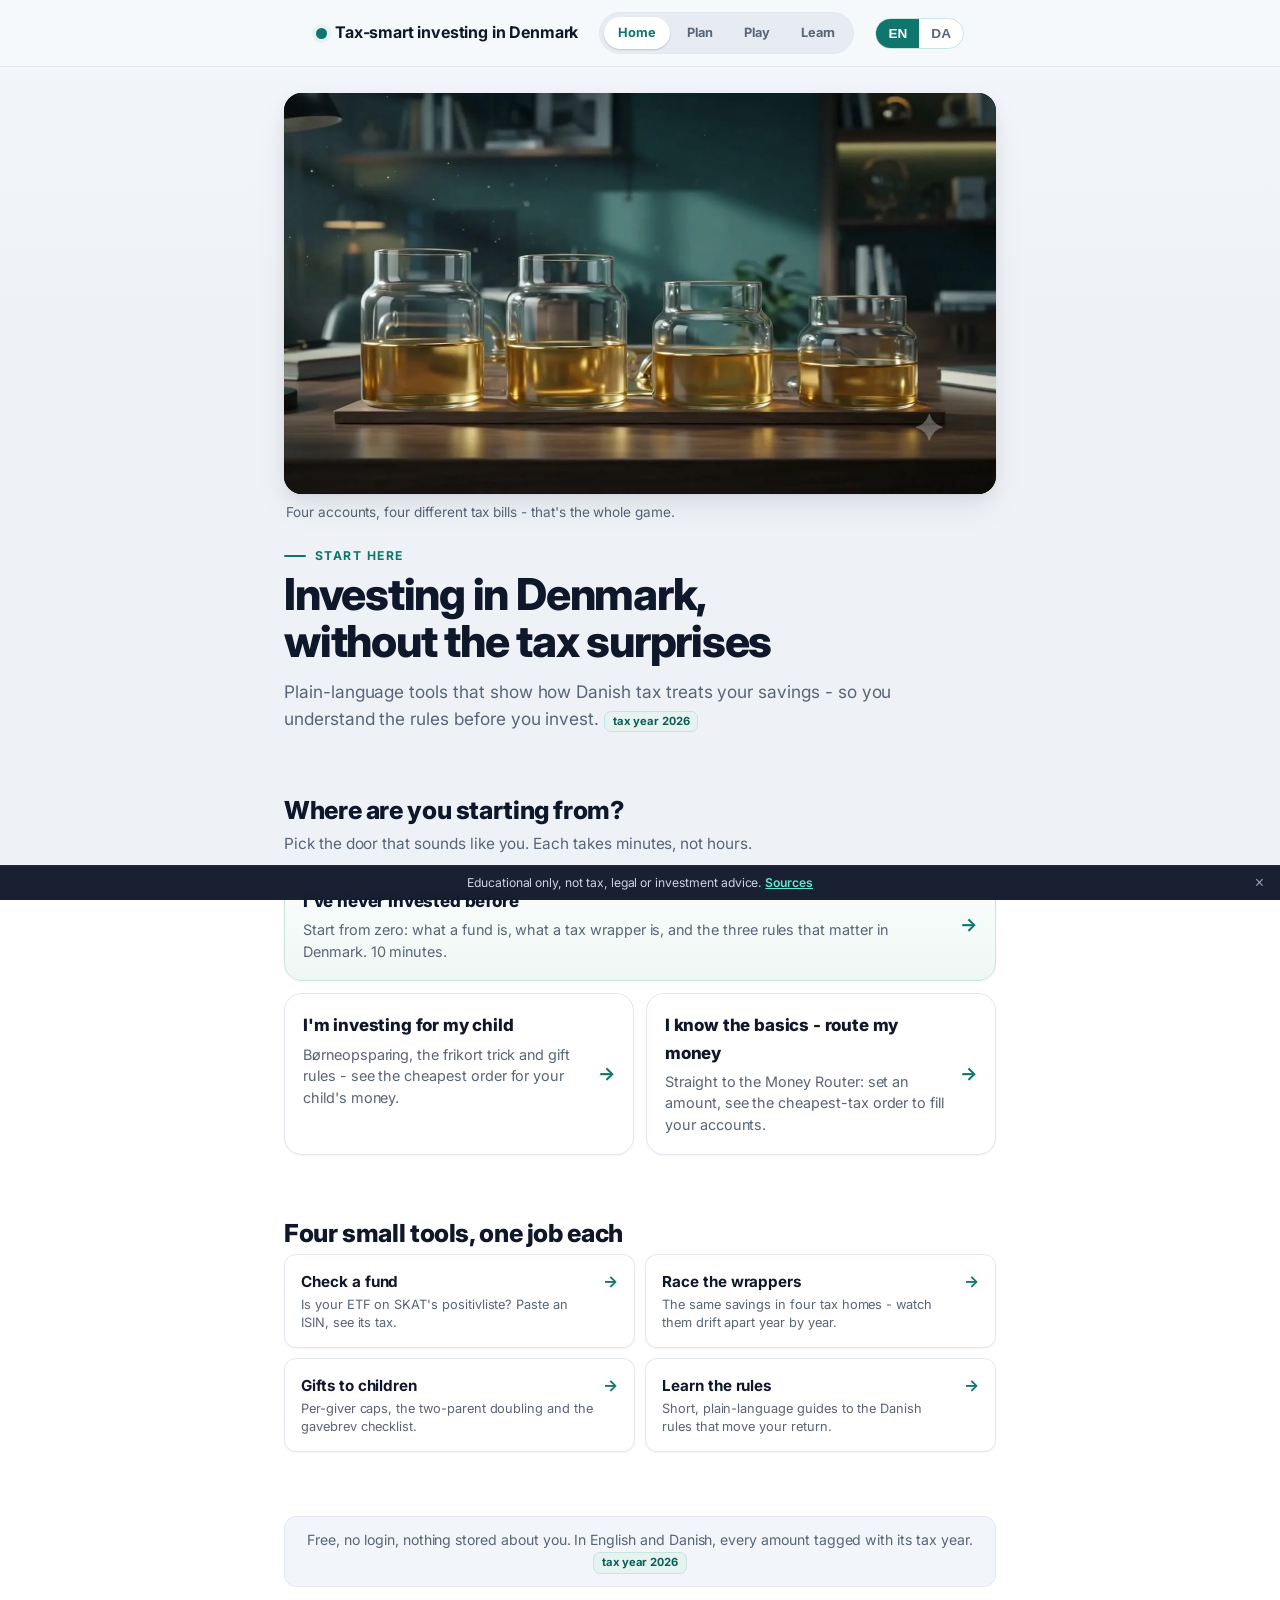
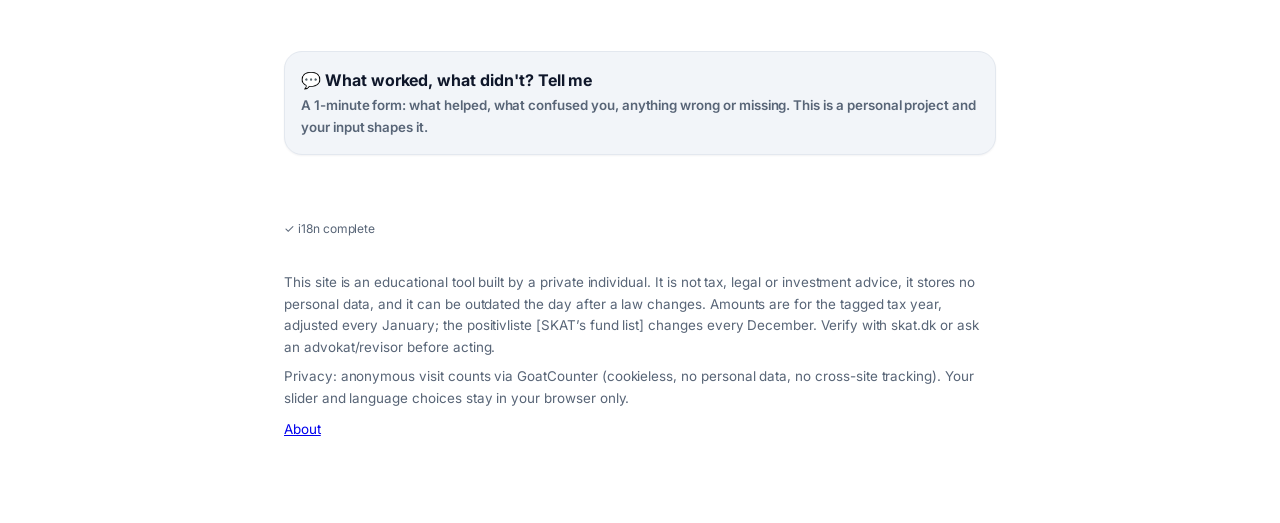
<file: index.html>
<!DOCTYPE html>
<html lang="en">
<head>
<meta charset="UTF-8">
<meta name="viewport" content="width=device-width, initial-scale=1.0, viewport-fit=cover">
<meta name="google-site-verification" content="POEGT4Xgr1Z1dqoTiFgU0qpSLAWRngIMXFTod5jhnN0">
<title>Investing in Denmark, without the tax surprises</title>
<meta name="description" content="Free, plain-language tools that show how Danish tax treats your savings, so you understand the rules before you invest: route your money, race the tax wrappers, check a fund against the positivliste. Educational only, not advice.">
<meta name="theme-color" content="#EEF2F6">
<link rel="icon" href="data:image/svg+xml,<svg xmlns='http://www.w3.org/2000/svg' viewBox='0 0 100 100'><circle cx='50' cy='50' r='46' fill='%230F766E'/><text x='50' y='66' font-size='44' text-anchor='middle' fill='white' font-family='Arial' font-weight='bold'>kr</text></svg>">
<link rel="preconnect" href="https://fonts.googleapis.com">
<link rel="preconnect" href="https://fonts.gstatic.com" crossorigin>
<link rel="stylesheet" href="https://fonts.googleapis.com/css2?family=Inter:wght@400;500;600;700;800;900&display=swap">
<!-- P0.3 social / SEO meta. If the repo/Pages URL differs, update these absolute URLs + og-image path. -->
<link rel="canonical" href="https://taxsmart-invest-denmark.vercel.app/">
<meta property="og:type" content="website">
<meta property="og:site_name" content="Tax-smart investing in Denmark">
<meta property="og:title" content="Investing in Denmark, without the tax surprises">
<meta property="og:description" content="Free, plain-language tools that show how Danish tax treats your savings, so you understand the rules before you invest. No login, no data stored, in English and Danish. Educational, not advice.">
<meta property="og:url" content="https://taxsmart-invest-denmark.vercel.app/">
<meta property="og:image" content="https://taxsmart-invest-denmark.vercel.app/og-image.png">
<meta property="og:image:width" content="1200">
<meta property="og:image:height" content="630">
<meta property="og:locale" content="en">
<meta property="og:locale:alternate" content="da">
<meta name="twitter:card" content="summary_large_image">
<meta name="twitter:title" content="Investing in Denmark, without the tax surprises">
<meta name="twitter:description" content="Free, plain-language tools for Danish investment tax. No login, no data stored. Educational, not advice.">
<meta name="twitter:image" content="https://taxsmart-invest-denmark.vercel.app/og-image.png">
<script type="application/ld+json">{"@context":"https://schema.org","@type":"WebSite","name":"Tax-smart investing in Denmark","url":"https://taxsmart-invest-denmark.vercel.app/","inLanguage":["en","da"],"description":"Free educational tool for Danish retail investment taxation. Not advice."}</script>
<style>
  /* Page-specific design tokens: the ONE site-wide cool palette (same set as learn.html /
     plan.html / about.html). Shared shell rules live in css/styles.css, linked LAST. */
  :root{
    --bg:#EEF2F6; --card:#FFFFFF;
    --ink:#0F172A; --ink-2:#334155; --muted:#586577; --muted-2:#64748B;
    --line:#E3E8EF; --line-soft:#EDF1F6; --sunken:#F2F5F9;
    --accent:#0F766E; --accent-strong:#0B5D56; --accent-ink:#0B5D56;
    --accent-soft:#E6F3F1; --accent-line:#C7E6E1;
    --success:#15803D; --success-soft:#ECFDF5; --success-line:#A7F3D0; --success-ink:#166534;
    --warn:#B45309; --warn-soft:#FFFBEB; --warn-line:#FCE3A6; --warn-ink:#8A4B08;
    --danger:#DC2626; --danger-soft:#FEF2F2; --danger-line:#FBD0D0; --danger-ink:#9F1D1D;
    --radius:18px; --radius-sm:12px; --radius-lg:22px;
    --shadow-sm:0 1px 2px rgba(15,23,42,.05);
    --shadow:0 1px 2px rgba(15,23,42,.04), 0 6px 16px rgba(15,23,42,.06), 0 14px 34px rgba(15,23,42,.05);
    --shadow-lg:0 2px 4px rgba(15,23,42,.05), 0 14px 30px rgba(15,23,42,.10), 0 30px 64px rgba(15,23,42,.10);
    --space-sec:64px;
    --ease:cubic-bezier(.4,0,.2,1);
  }
  .site-inner{display:flex;align-items:center;justify-content:space-between;padding:12px 16px;max-width:680px;margin:0 auto;gap:8px}
  .brand{display:flex;align-items:center;gap:8px;font-weight:700;font-size:1rem;white-space:nowrap}
  .brand .dot{width:11px;height:11px;border-radius:50%}
  .lang-toggle button{border:0;background:transparent;color:var(--accent);font-weight:700;font-size:.85rem;padding:7px 12px;cursor:pointer;min-width:42px}
  body{
    font-family:'Inter',-apple-system,BlinkMacSystemFont,"Segoe UI",Roboto,"Helvetica Neue",Arial,sans-serif;
    background:
      radial-gradient(1200px 480px at 50% -260px, rgba(15,118,110,.07), transparent 70%),
      linear-gradient(180deg,#F3F6FA 0%, #EEF2F6 320px) fixed;
    color:var(--ink); line-height:1.6; letter-spacing:-.003em; padding-bottom:64px;
    -webkit-font-smoothing:antialiased; -moz-osx-font-smoothing:grayscale; text-rendering:optimizeLegibility;
  }
  .wrap{max-width:744px;margin:0 auto;padding:0 16px}
  section{margin:var(--space-sec) 0;scroll-margin-top:88px}

  /* ---------- hero (static poster only; the video lives on plan.html) ---------- */
  .hero{margin:26px 0 0}
  .hero-frame{position:relative;width:100%;aspect-ratio:1080/608;border-radius:var(--radius);overflow:hidden;box-shadow:var(--shadow);background:#0b0b0b;line-height:0}
  .hero-still{position:absolute;inset:0;width:100%;height:100%;object-fit:cover}
  .hero-cap{font-size:.85rem;color:var(--muted);margin:8px 2px 0}
  @media(max-width:559px){ .hero-frame{aspect-ratio:1080/380} }
  .kicker{display:inline-flex;align-items:center;gap:9px;color:var(--accent);font-weight:700;font-size:.76rem;letter-spacing:.12em;text-transform:uppercase;margin:22px 0 6px}
  .kicker::before{content:"";width:22px;height:2px;border-radius:2px;background:var(--accent);display:inline-block}
  h1{font-size:clamp(2.1rem,6vw,2.75rem);font-weight:800;line-height:1.06;letter-spacing:-.028em;color:var(--ink);margin:0 0 14px;text-wrap:balance}
  .tagline{color:var(--muted);font-size:1.08rem;line-height:1.55;max-width:36em}
  .yeartag{display:inline-block;font-size:.7rem;font-weight:700;color:var(--accent-ink);background:var(--accent-soft);border:1px solid var(--accent-line);border-radius:7px;padding:1px 8px;white-space:nowrap;font-variant-numeric:tabular-nums}

  /* ---------- path chooser: the core of the page ---------- */
  h2.sec{font-size:clamp(1.32rem,3.6vw,1.55rem);font-weight:800;line-height:1.2;letter-spacing:-.015em;color:var(--ink);margin-bottom:6px;text-wrap:balance}
  p.sub{color:var(--muted);font-size:.96rem;line-height:1.5;margin-bottom:14px}
  .paths{display:flex;flex-direction:column;gap:12px}
  .pathcard{display:block;text-decoration:none;color:var(--ink);background:var(--card);border:1px solid var(--line);border-radius:var(--radius);box-shadow:var(--shadow-sm);padding:18px 48px 18px 18px;position:relative;transition:border-color .18s var(--ease),box-shadow .2s var(--ease),transform .2s var(--ease)}
  .pathcard:hover{border-color:var(--accent-line);box-shadow:var(--shadow);transform:translateY(-2px)}
  .pathcard:focus-visible{outline:2.5px solid var(--accent);outline-offset:2px}
  .pathcard b{display:block;font-size:1.06rem;font-weight:800;letter-spacing:-.01em;margin-bottom:4px}
  .pathcard span{display:block;font-size:.9rem;color:var(--muted);line-height:1.5}
  .pathcard::after{content:"→";position:absolute;right:18px;top:50%;transform:translateY(-50%);font-size:1.15rem;font-weight:700;color:var(--accent);transition:transform .18s var(--ease)}
  .pathcard:hover::after{transform:translateY(-50%) translateX(3px)}
  .pathcard.primary{border:1.5px solid var(--accent-line);background:linear-gradient(180deg,#FBFEFD,#EFF7F5)}
  @media(min-width:640px){
    .paths{display:grid;grid-template-columns:1fr 1fr;gap:12px}
    .paths .pathcard:first-child{grid-column:1 / -1}
  }

  /* ---------- teaser cards ---------- */
  .teasers{display:grid;grid-template-columns:1fr;gap:10px}
  @media(min-width:560px){.teasers{grid-template-columns:1fr 1fr}}
  .teaser{display:flex;align-items:baseline;gap:10px;text-decoration:none;color:var(--ink);background:var(--card);border:1px solid var(--line);border-radius:var(--radius-sm);box-shadow:var(--shadow-sm);padding:14px 16px;transition:border-color .18s var(--ease),box-shadow .2s var(--ease),transform .2s var(--ease)}
  .teaser:hover{border-color:var(--accent-line);box-shadow:var(--shadow);transform:translateY(-1px)}
  .teaser:focus-visible{outline:2.5px solid var(--accent);outline-offset:2px}
  .teaser .tx{flex:1;min-width:0}
  .teaser b{font-size:.95rem;font-weight:700}
  .teaser small{display:block;font-size:.8rem;color:var(--muted);line-height:1.45;margin-top:1px}
  .teaser .go{color:var(--accent);font-weight:700;flex:none}

  /* ---------- trust strip ---------- */
  .trust{font-size:.88rem;color:var(--muted);background:var(--sunken);border:1px solid var(--line);border-radius:var(--radius-sm);padding:12px 16px;line-height:1.55;text-align:center}

  /* ---------- feedback linkcard (same recipe as the other pages) ---------- */
  .linkcard{display:block;text-decoration:none;color:var(--ink);background:var(--accent-soft);border:1.5px solid var(--accent-line);border-radius:var(--radius);padding:16px;font-weight:700;box-shadow:var(--shadow-sm);transition:background .18s var(--ease),box-shadow .2s var(--ease),transform .2s var(--ease)}
  .linkcard:hover{background:#D8ECE8;box-shadow:var(--shadow);transform:translateY(-2px)}
  .linkcard small{display:block;font-weight:600;color:var(--muted);margin-top:2px}
  .linkcard.fb{background:var(--sunken);border-color:var(--line)}
  .linkcard.fb:hover{background:#E8EDF3}

  .testbadge{font-size:.75rem;color:var(--muted);margin-top:18px}
  .testbadge.fail{color:var(--danger);font-weight:700}
  a,button,summary,.linkcard{transition:color .18s var(--ease),background-color .18s var(--ease),border-color .18s var(--ease),box-shadow .18s var(--ease),transform .18s var(--ease)}
</style>
<!-- Shared site-shell chrome (header/footer/sticky/skip-link/focus). Linked LAST so the cascade order is preserved exactly. -->
<link rel="stylesheet" href="css/styles.css?v=10">
<!-- Shared header/footer markup, single-sourced in js/shell.js. Loaded synchronously so the placeholders below inject during parse (no layout shift / FOUC). -->
<script src="js/shell.js?v=10"></script>
</head>
<body data-page="home">
<script>
/* Legacy-hash redirect shim: old shared links like index.html#positivliste land on the page
   that content moved to (redesign IA). Runs before first paint; preserves the hash where the
   target page has the same anchor. */
(function(){
  var map = {
    "#router":       "plan.html",
    "#homes":        "plan.html#homes",
    "#positivliste": "check.html",
    "#assetmap":     "learn-choosing-funds.html#assetmap",
    "#fundterms":    "learn-choosing-funds.html#fundterms"
  };
  var h = location.hash;
  if (h && map[h]) location.replace(map[h]);
})();
</script>
<div id="site-header"></div><script>Shell.header()</script>

<main class="wrap" id="main" tabindex="-1" role="main">
  <!-- HERO: static poster only (the play-once narrative video moved to plan.html) -->
  <div class="hero">
    <div class="hero-frame">
      <img class="hero-still" src="media/hero-poster.webp" alt="" aria-hidden="true" fetchpriority="high">
    </div>
    <p class="hero-cap" data-i18n="heroCap">Four accounts, four different tax bills - that's the whole game.</p>
    <p class="kicker" data-i18n="heroKicker">Start here</p>
    <h1 data-i18n="heroTitle">Investing in Denmark, without the tax surprises</h1>
    <p class="tagline" id="heroTag"></p>
  </div>

  <!-- PATH CHOOSER -->
  <section id="paths" aria-labelledby="pathsTitle">
    <h2 class="sec" id="pathsTitle" data-i18n="pathsTitle">Where are you starting from?</h2>
    <p class="sub" data-i18n="pathsSub">Pick the door that sounds like you. Everything is free and takes minutes, not hours.</p>
    <div class="paths">
      <a class="pathcard primary" href="learn-start-here.html">
        <b data-i18n="pathA_t">I've never invested before</b>
        <span data-i18n="pathA_d">Start from zero: what a fund is, what a tax wrapper is, and the three rules that matter in Denmark. 10 minutes.</span>
      </a>
      <a class="pathcard" href="plan.html?mode=child">
        <b data-i18n="pathB_t">I'm investing for my child</b>
        <span data-i18n="pathB_d">Børneopsparing, the frikort trick and gift rules - see the cheapest order for your child's money.</span>
      </a>
      <a class="pathcard" href="plan.html?mode=adult">
        <b data-i18n="pathC_t">I know the basics - route my money</b>
        <span data-i18n="pathC_d">Straight to the Money Router: set an amount, see the cheapest-tax order to fill your accounts.</span>
      </a>
    </div>
  </section>

  <!-- TEASER CARDS -->
  <section id="tools" aria-labelledby="toolsTitle">
    <h2 class="sec" id="toolsTitle" data-i18n="toolsTitle">Four small tools, one job each</h2>
    <div class="teasers">
      <a class="teaser" href="check.html">
        <span class="tx"><b data-i18n="tz1_t">Check a fund</b><small data-i18n="tz1_d">Is your ETF on SKAT's positivliste? Paste an ISIN, see its tax.</small></span>
        <span class="go" aria-hidden="true">→</span>
      </a>
      <a class="teaser" href="play.html">
        <span class="tx"><b data-i18n="tz2_t">Race the wrappers</b><small data-i18n="tz2_d">The same savings in four tax homes - watch them drift apart year by year.</small></span>
        <span class="go" aria-hidden="true">→</span>
      </a>
      <a class="teaser" href="play.html#gifts">
        <span class="tx"><b data-i18n="tz3_t">Gifts to children</b><small data-i18n="tz3_d">Per-giver caps, the two-parent doubling and the gavebrev checklist.</small></span>
        <span class="go" aria-hidden="true">→</span>
      </a>
      <a class="teaser" href="learn.html">
        <span class="tx"><b data-i18n="tz4_t">Learn the rules</b><small data-i18n="tz4_d">Short, plain-language guides to the Danish rules that move your return.</small></span>
        <span class="go" aria-hidden="true">→</span>
      </a>
    </div>
  </section>

  <!-- TRUST STRIP -->
  <section>
    <p class="trust" id="trustLine"></p>
  </section>

  <!-- FEEDBACK -->
  <section>
    <a class="linkcard fb" href="https://tally.so/r/7RPVv0" target="_blank" rel="noopener">
      <span data-i18n="feedbackTitle">💬 Found a mistake or have feedback? Tell me</span>
      <small data-i18n="feedbackSub">A 1-minute form. This is a personal project and your input shapes it.</small>
    </a>
  </section>

  <p class="testbadge" id="testbadge" role="status" aria-live="polite"></p>
</main>

<div id="site-footer"></div><script>Shell.footer()</script>

<!-- Light page: shell + i18n + config (for the year tag) only. No tax.js, no chart code. -->
<script src="js/config.js?v=10"></script>
<script src="js/i18n.js?v=10"></script>
<script>
/* Minimal page controller: language (shared with the tools via GLOBAL_KEY), the shared i18n
   render pass for the injected header/footer + this page's copy, the year-tagged trust strip,
   and an i18n completeness self-check. No tax logic on the home page. */
const GLOBAL_KEY = "dkie_global_v1";   // lang shared across pages
const PAGE_I18N = {
  en: {
    "skipLink":"Skip to content",
    "ariaLangGroup":"Language",
    "ariaDisclaimer":"Important disclaimer",
    "ariaDismiss":"Dismiss",
    "bigDisclaimer":"This site is an educational tool built by a private individual. It is not tax, legal or investment advice, it stores no personal data, and it can be outdated the day after a law changes. Amounts are for the tagged tax year, adjusted every January; the positivliste [SKAT’s fund list] changes every December. Verify with skat.dk or ask an advokat/revisor before acting.",
    "stickyBar":"Educational only, not tax, legal or investment advice.",
    "heroKicker":"Start here",
    "heroTitle":"Investing in Denmark, without the tax surprises",
    "heroTag":"Plain-language tools that show how Danish tax treats your savings - so you understand the rules before you invest.","heroCap":"Four accounts, four different tax bills - that's the whole game.",
    "pathsTitle":"Where are you starting from?",
    "pathsSub":"Pick the door that sounds like you. Each takes minutes, not hours.",
    "pathA_t":"I've never invested before",
    "pathA_d":"Start from zero: what a fund is, what a tax wrapper is, and the three rules that matter in Denmark. 10 minutes.",
    "pathB_t":"I'm investing for my child",
    "pathB_d":"Børneopsparing, the frikort trick and gift rules - see the cheapest order for your child's money.",
    "pathC_t":"I know the basics - route my money",
    "pathC_d":"Straight to the Money Router: set an amount, see the cheapest-tax order to fill your accounts.",
    "toolsTitle":"Four small tools, one job each",
    "tz1_t":"Check a fund",
    "tz1_d":"Is your ETF on SKAT's positivliste? Paste an ISIN, see its tax.",
    "tz2_t":"Race the wrappers",
    "tz2_d":"The same savings in four tax homes - watch them drift apart year by year.",
    "tz3_t":"Gifts to children",
    "tz3_d":"Per-giver caps, the two-parent doubling and the gavebrev checklist.",
    "tz4_t":"Learn the rules",
    "tz4_d":"Short, plain-language guides to the Danish rules that move your return.",
    "trustLine":"Free, no login, nothing stored about you. In English and Danish, every amount tagged with its tax year.",
    "i18nReady":"i18n complete"
  },
  da: {
    "skipLink":"Spring til indhold",
    "ariaLangGroup":"Sprog",
    "ariaDisclaimer":"Vigtig ansvarsfraskrivelse",
    "ariaDismiss":"Luk",
    "bigDisclaimer":"Denne side er et undervisningsværktøj lavet af en privatperson. Den er ikke skatte-, juridisk eller investeringsrådgivning, gemmer ingen persondata og kan være forældet dagen efter en lovændring. Beløb gælder det viste skatteår og reguleres hver januar; positivlisten ændres hver december. Tjek skat.dk eller spørg en advokat/revisor, før du handler.",
    "stickyBar":"Kun undervisning, ikke skatte-, juridisk eller investeringsrådgivning.",
    "heroKicker":"Start her",
    "heroTitle":"Investering i Danmark, uden skatteoverraskelser",
    "heroTag":"Værktøjer i et klart sprog, der viser, hvordan dansk skat behandler din opsparing - så du forstår reglerne, før du investerer.","heroCap":"Fire konti, fire forskellige skatteregninger - det er hele spillet.",
    "pathsTitle":"Hvor starter du fra?",
    "pathsSub":"Vælg den dør, der lyder som dig. Hver dør tager minutter, ikke timer.",
    "pathA_t":"Jeg har aldrig investeret før",
    "pathA_d":"Start fra nul: hvad en fond er, hvad en skatteindpakning er, og de tre regler, der betyder noget i Danmark. 10 minutter.",
    "pathB_t":"Jeg investerer for mit barn",
    "pathB_d":"Børneopsparing, frikort-tricket og gavereglerne - se den billigste rækkefølge for dit barns penge.",
    "pathC_t":"Jeg kender det grundlæggende - rutér mine penge",
    "pathC_d":"Direkte til Pengerouteren: sæt et beløb, og se den billigste skatterækkefølge at fylde dine konti i.",
    "toolsTitle":"Fire små værktøjer, én opgave hver",
    "tz1_t":"Tjek en fond",
    "tz1_d":"Er din ETF på SKATs positivliste? Indsæt en ISIN, og se dens skat.",
    "tz2_t":"Lad kontiene kappes",
    "tz2_d":"Den samme opsparing i fire skattemiljøer - se dem glide fra hinanden år for år.",
    "tz3_t":"Gaver til børn",
    "tz3_d":"Beløbsgrænser pr. giver, fordoblingen med to forældre og gavebrev-tjeklisten.",
    "tz4_t":"Lær reglerne",
    "tz4_d":"Korte, letforståelige guides til de danske regler, der flytter dit afkast.",
    "trustLine":"Gratis, uden login, intet gemmes om dig. På engelsk og dansk, alle beløb mærket med deres skatteår.",
    "i18nReady":"i18n komplet"
  }
};
const I18N = mergeI18n(I18N_BASE, PAGE_I18N);
const $ = id => document.getElementById(id);
let lang = "en";
try { const g = JSON.parse(localStorage.getItem(GLOBAL_KEY) || "{}"); if (g.lang === "da" || g.lang === "en") lang = g.lang; } catch (e) {}

function t(key){
  if (I18N[lang] && I18N[lang][key] !== undefined) return I18N[lang][key];
  if (I18N.en[key] !== undefined) return I18N.en[key];
  return key;
}
function renderStrings(){
  document.documentElement.lang = lang;
  document.querySelectorAll("[data-i18n]").forEach(el => { el.textContent = t(el.getAttribute("data-i18n")); });
  document.querySelectorAll("[data-i18n-aria]").forEach(el => { el.setAttribute("aria-label", t(el.getAttribute("data-i18n-aria"))); });
  // hero tagline + year-tagged trust strip (amounts elsewhere come from TAX_YEAR_CONFIG)
  const yr = TAX_YEAR_CONFIG.taxYear;
  const mkTag = () => { const s = document.createElement("span"); s.className = "yeartag";
    s.textContent = (lang === "da" ? "skatteår " : "tax year ") + yr; return s; };
  const ht = $("heroTag"); ht.textContent = t("heroTag") + " "; ht.appendChild(mkTag());
  const tl = $("trustLine"); tl.textContent = t("trustLine") + " "; tl.appendChild(mkTag());
  const en = $("lang-en"), da = $("lang-da");
  if (en) en.classList.toggle("active", lang === "en");
  if (da) da.classList.toggle("active", lang === "da");
}
function setLang(l){
  lang = l;
  try { const g = JSON.parse(localStorage.getItem(GLOBAL_KEY) || "{}"); g.lang = l; localStorage.setItem(GLOBAL_KEY, JSON.stringify(g)); } catch (e) {}
  renderStrings();
}
if ($("lang-en")) $("lang-en").onclick = () => setLang("en");
if ($("lang-da")) $("lang-da").onclick = () => setLang("da");
renderStrings();

/* i18n completeness self-check (mirrors the tools' badge) */
(function(){
  const r = checkI18nComplete(I18N);
  const b = $("testbadge");
  if (!b) return;
  if (r.ok) { b.textContent = "✓ " + t("i18nReady"); }
  else { b.textContent = "⚠ i18n: " + r.missingInDa.concat(r.missingInEn).join(", "); b.classList.add("fail"); }
})();
</script>
<script data-goatcounter="https://ashu1309p.goatcounter.com/count" async src="//gc.zgo.at/count.js"></script>
</bod
</file>
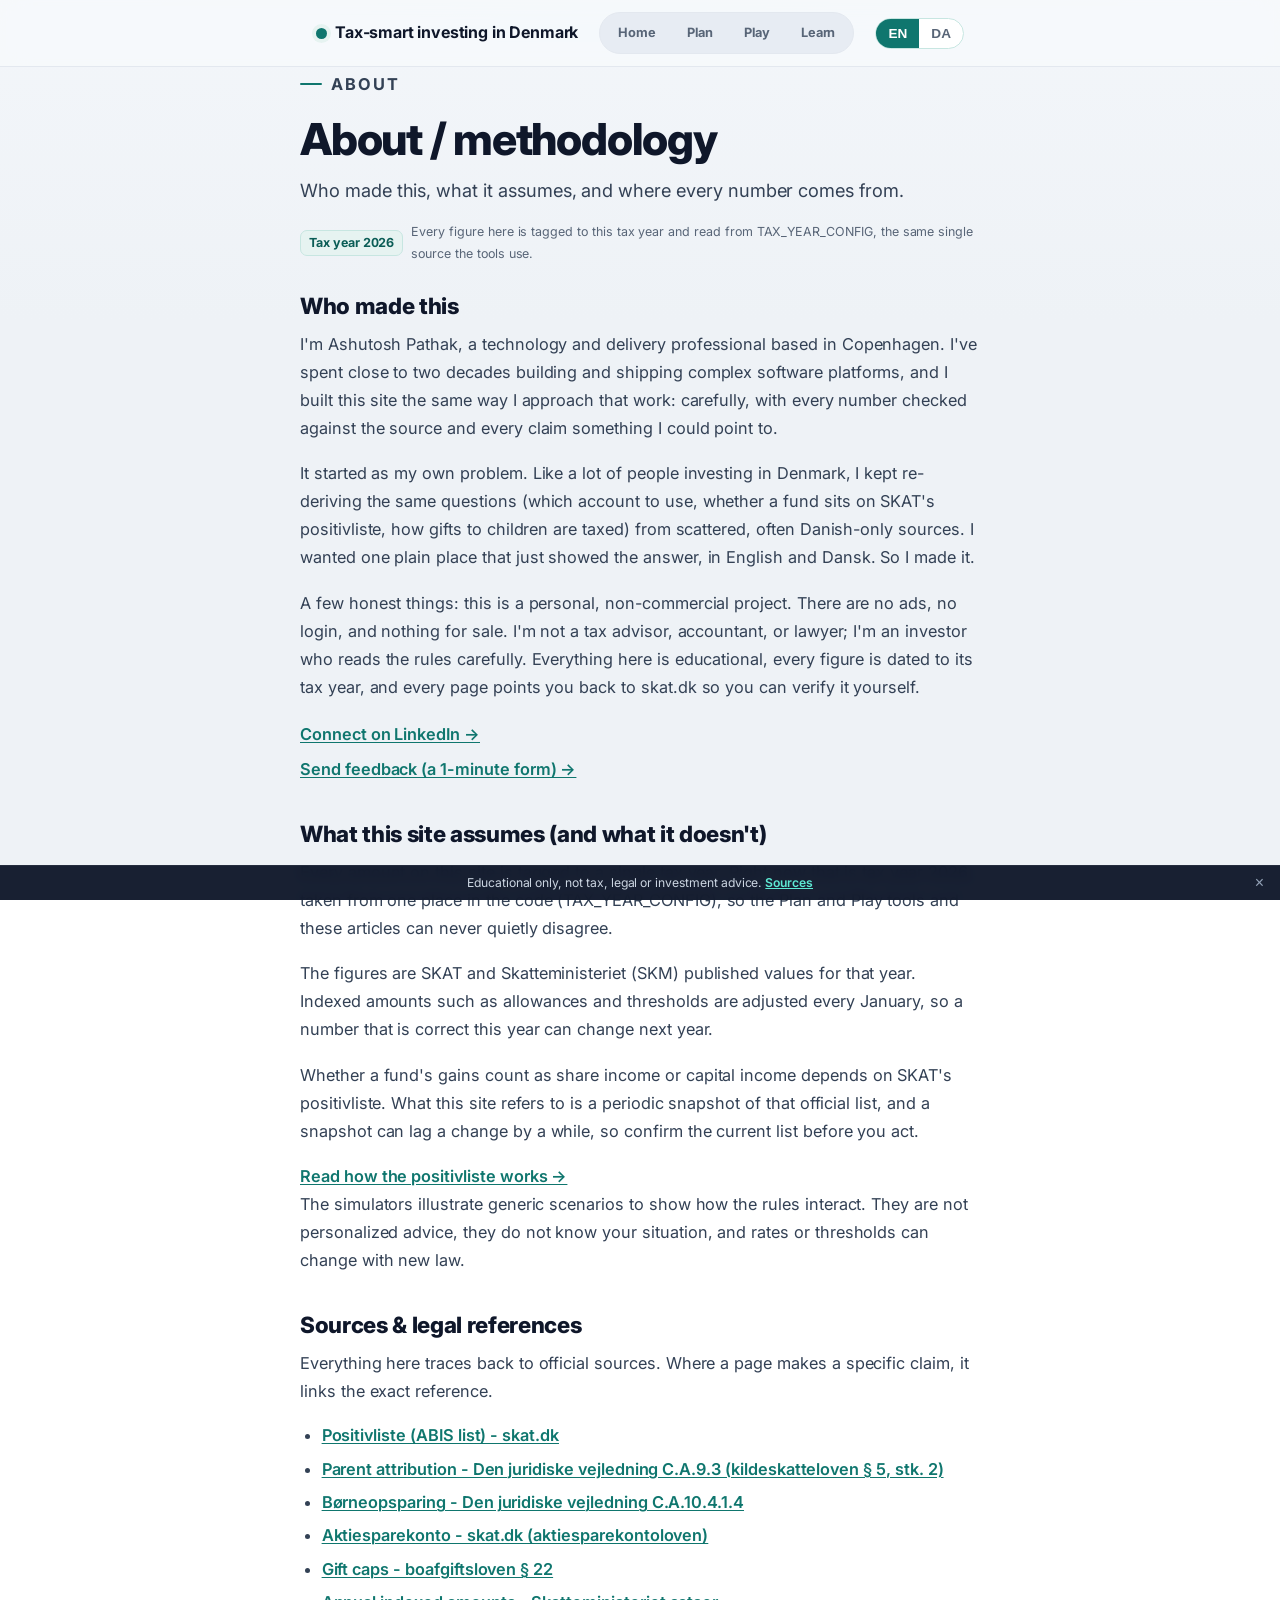
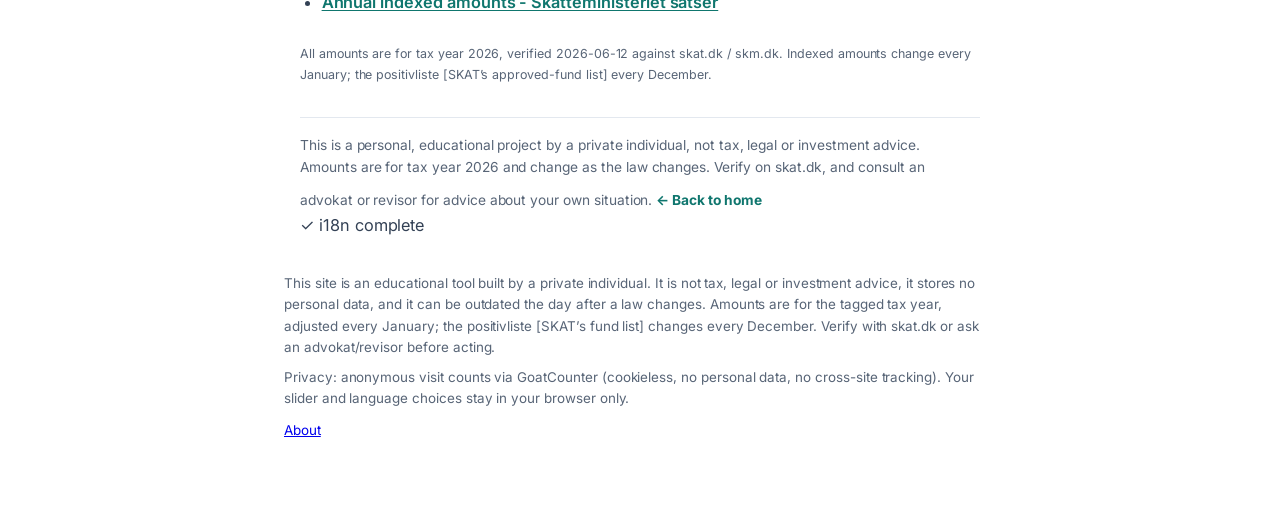
<file: about.html>
<!DOCTYPE html>
<html lang="en">
<head>
<meta charset="UTF-8">
<meta name="viewport" content="width=device-width, initial-scale=1.0, viewport-fit=cover">
<meta name="google-site-verification" content="POEGT4Xgr1Z1dqoTiFgU0qpSLAWRngIMXFTod5jhnN0">
<title>About - Tax-smart investing in Denmark</title>
<meta name="description" content="Who made this site, what it assumes, and the official SKAT / SKM sources behind every number. A personal, non-commercial, educational project. Not advice.">
<meta name="theme-color" content="#EEF2F6">
<link rel="icon" href="data:image/svg+xml,<svg xmlns='http://www.w3.org/2000/svg' viewBox='0 0 100 100'><circle cx='50' cy='50' r='46' fill='%230F766E'/><text x='50' y='66' font-size='44' text-anchor='middle' fill='white' font-family='Arial' font-weight='bold'>kr</text></svg>">
<link rel="preconnect" href="https://fonts.googleapis.com">
<link rel="preconnect" href="https://fonts.gstatic.com" crossorigin>
<link rel="stylesheet" href="https://fonts.googleapis.com/css2?family=Inter:wght@400;500;600;700;800;900&display=swap">
<!-- P0.3 social / SEO meta. If the repo/Pages URL differs, update these absolute URLs + og-image path. -->
<link rel="canonical" href="https://taxsmart-invest-denmark.vercel.app/about.html">
<meta property="og:type" content="website">
<meta property="og:site_name" content="Tax-smart investing in Denmark">
<meta property="og:title" content="About / methodology">
<meta property="og:description" content="Who made this site, what it assumes, and where every number comes from. A personal, non-commercial, educational project.">
<meta property="og:url" content="https://taxsmart-invest-denmark.vercel.app/about.html">
<meta property="og:image" content="https://taxsmart-invest-denmark.vercel.app/og-image.png">
<meta property="og:image:width" content="1200">
<meta property="og:image:height" content="630">
<meta property="og:locale" content="en">
<meta property="og:locale:alternate" content="da">
<meta name="twitter:card" content="summary_large_image">
<meta name="twitter:title" content="About / methodology">
<meta name="twitter:description" content="Who made this site, what it assumes, and where every number comes from.">
<meta name="twitter:image" content="https://taxsmart-invest-denmark.vercel.app/og-image.png">
<script type="application/ld+json">{"@context":"https://schema.org","@type":"AboutPage","name":"About / methodology","inLanguage":["en","da"],"isAccessibleForFree":true,"mainEntityOfPage":"https://taxsmart-invest-denmark.vercel.app/about.html","image":"https://taxsmart-invest-denmark.vercel.app/og-image.png","publisher":{"@type":"Organization","name":"Tax-smart investing in Denmark"},"description":"Who made this site, what it assumes, and the official SKAT / SKM sources behind every number. Educational, not advice."}</script>
<style>
  /* Page-specific design tokens (same Nordic-fintech token set as index/play/learn, so the
     shared chrome + Learn article styles in css/styles.css resolve to identical values).
     Shared rules live in css/styles.css, linked LAST. */
  :root{
    --bg:#EEF2F6; --card:#FFFFFF;
    --ink:#0F172A; --ink-2:#334155; --muted:#586577; --muted-2:#64748B;
    --line:#E3E8EF; --line-soft:#EDF1F6; --sunken:#F2F5F9;
    --accent:#0F766E; --accent-strong:#0B5D56; --accent-ink:#0B5D56;
    --accent-soft:#E6F3F1; --accent-line:#C7E6E1;
    --success:#15803D; --success-soft:#ECFDF5; --success-line:#A7F3D0; --success-ink:#166534;
    --warn:#B45309; --warn-soft:#FFFBEB; --warn-line:#FCE3A6; --warn-ink:#8A4B08;
    --danger:#DC2626; --danger-soft:#FEF2F2; --danger-line:#FBD0D0; --danger-ink:#9F1D1D;
    --radius:18px; --radius-sm:12px; --radius-lg:22px;
    --shadow-sm:0 1px 2px rgba(15,23,42,.05);
    --shadow:0 1px 2px rgba(15,23,42,.04), 0 6px 16px rgba(15,23,42,.06), 0 14px 34px rgba(15,23,42,.05);
    --shadow-lg:0 2px 4px rgba(15,23,42,.05), 0 14px 30px rgba(15,23,42,.10), 0 30px 64px rgba(15,23,42,.10);
    --space-sec:64px;
    --ease:cubic-bezier(.4,0,.2,1);
  }
  .site-inner{display:flex;align-items:center;justify-content:space-between;padding:12px 16px;max-width:680px;margin:0 auto;gap:8px}
  .brand{display:flex;align-items:center;gap:8px;font-weight:700;font-size:1rem;white-space:nowrap}
  .brand .dot{width:11px;height:11px;border-radius:50%}
  .lang-toggle button{border:0;background:transparent;color:var(--accent);font-weight:700;font-size:.85rem;padding:7px 12px;cursor:pointer;min-width:42px}
  body{
    font-family:'Inter',-apple-system,BlinkMacSystemFont,"Segoe UI",Roboto,"Helvetica Neue",Arial,sans-serif;
    background:
      radial-gradient(1200px 480px at 50% -260px, rgba(15,118,110,.07), transparent 70%),
      linear-gradient(180deg,#F3F6FA 0%, #EEF2F6 320px) fixed;
    color:var(--ink); line-height:1.6; letter-spacing:-.003em; padding-bottom:64px;
    -webkit-font-smoothing:antialiased; -moz-osx-font-smoothing:grayscale; text-rendering:optimizeLegibility;
  }
  .wrap{max-width:744px;margin:0 auto;padding:0 16px}
  .kicker{display:inline-flex;align-items:center;gap:9px;color:var(--accent);font-weight:700;font-size:.76rem;letter-spacing:.12em;text-transform:uppercase;margin:var(--space-sec) 0 6px}
  .kicker::before{content:"";width:22px;height:2px;border-radius:2px;background:var(--accent);display:inline-block}
  h1{font-size:clamp(2.1rem,6vw,2.75rem);font-weight:800;line-height:1.06;letter-spacing:-.028em;color:var(--ink);margin:0 0 14px}
  .testbadge{font-size:.75rem;color:var(--muted);margin-top:24px}
  .testbadge.fail{color:var(--danger);font-weight:700}
</style>
<!-- Shared site-shell chrome + Learn article styles. Linked LAST so the cascade order is preserved exactly. -->
<link rel="stylesheet" href="css/styles.css?v=10">
<!-- Shared header/footer markup, single-sourced in js/shell.js. Loaded synchronously so the placeholders below inject during parse (no layout shift / FOUC). -->
<script src="js/shell.js?v=10"></script>
</head>
<body data-page="about">
<div id="site-header"></div><script>Shell.header()</script>

<main class="wrap" id="main" tabindex="-1" role="main">
<article class="article">
  <p class="kicker" data-i18n="about_kicker">About</p>
  <h1 data-i18n="about_h1">About / methodology</h1>
  <p class="art-lead" data-i18n="about_lead">Who made this, what it assumes, and where every number comes from.</p>
  <p class="art-verified"><span class="art-yeartag" data-i18n="about_taxyear">Tax year 2026</span> <span data-i18n="about_verifiedNote">Every figure here is tagged to this tax year and read from TAX_YEAR_CONFIG, the same single source the tools use.</span></p>

  <h2 data-i18n="about_who_h2">Who made this</h2>
  <p data-i18n="about_who_p1">I'm Ashutosh Pathak, a technology and delivery professional based in Copenhagen. I've spent close to two decades building and shipping complex software platforms, and I built this site the same way I approach that work: carefully, with every number checked against the source and every claim something I could point to.</p>
  <p data-i18n="about_who_p2">It started as my own problem. Like a lot of people investing in Denmark, I kept re-deriving the same questions (which account to use, whether a fund sits on SKAT's positivliste, how gifts to children are taxed) from scattered, often Danish-only sources. I wanted one plain place that just showed the answer, in English and Dansk. So I made it.</p>
  <p data-i18n="about_who_p3">A few honest things: this is a personal, non-commercial project. There are no ads, no login, and nothing for sale. I'm not a tax advisor, accountant, or lawyer; I'm an investor who reads the rules carefully. Everything here is educational, every figure is dated to its tax year, and every page points you back to skat.dk so you can verify it yourself.</p>
  <p style="margin:1.2em 0 0"><a href="https://www.linkedin.com/in/ashu13p/" target="_blank" rel="noopener" data-i18n="about_who_linkedin">Connect on LinkedIn →</a></p>
  <p style="margin:.4em 0 0"><a href="https://tally.so/r/7RPVv0" target="_blank" rel="noopener" data-i18n="about_who_feedback">Send feedback (a 1-minute form) →</a></p>

  <h2 data-i18n="about_assume_h2">What this site assumes (and what it doesn't)</h2>
  <p data-i18n="about_assume_p1">Every amount on this site is tagged to a single tax year. Right now that is tax year 2026, taken from one place in the code (TAX_YEAR_CONFIG), so the Plan and Play tools and these articles can never quietly disagree.</p>
  <p data-i18n="about_assume_p2">The figures are SKAT and Skatteministeriet (SKM) published values for that year. Indexed amounts such as allowances and thresholds are adjusted every January, so a number that is correct this year can change next year.</p>
  <p data-i18n="about_assume_p3">Whether a fund's gains count as share income or capital income depends on SKAT's positivliste. What this site refers to is a periodic snapshot of that official list, and a snapshot can lag a change by a while, so confirm the current list before you act.</p>
  <p style="margin:.4em 0 0"><a href="learn-positivliste.html" data-i18n="about_assume_pos_link">Read how the positivliste works →</a></p>
  <p data-i18n="about_assume_p4">The simulators illustrate generic scenarios to show how the rules interact. They are not personalized advice, they do not know your situation, and rates or thresholds can change with new law.</p>

  <h2 id="sources" data-i18n="srcTitle">Sources &amp; legal references</h2>
  <p data-i18n="about_src_intro">Everything here traces back to official sources. Where a page makes a specific claim, it links the exact reference.</p>
  <ul>
    <li><a href="https://skat.dk/erhverv/ekapital/vaerdipapirer" target="_blank" rel="noopener">Positivliste (ABIS list) - skat.dk</a></li>
    <li><a href="https://info.skat.dk/data.aspx?oid=2234529" target="_blank" rel="noopener">Parent attribution - Den juridiske vejledning C.A.9.3 (kildeskatteloven § 5, stk. 2)</a></li>
    <li><a href="https://info.skat.dk/data.aspx?oid=2234739" target="_blank" rel="noopener">Børneopsparing - Den juridiske vejledning C.A.10.4.1.4</a></li>
    <li><a href="https://skat.dk/borger/aktier-og-andre-vaerdipapirer/aktiesparekonto" target="_blank" rel="noopener">Aktiesparekonto - skat.dk (aktiesparekontoloven)</a></li>
    <li><a href="https://www.retsinformation.dk/eli/lta/2021/11" target="_blank" rel="noopener">Gift caps - boafgiftsloven § 22</a></li>
    <li><a href="https://skm.dk/tal-og-metode/satser" target="_blank" rel="noopener">Annual indexed amounts - Skatteministeriet satser</a></li>
  </ul>
  <p class="art-verified" data-i18n="verifiedLine">All amounts are for tax year 2026, verified against skat.dk / skm.dk.</p>

  <div class="art-foot">
    <span data-i18n="about_disc">This is a personal, educational project by a private individual, not tax, legal or investment advice. Amounts are for tax year 2026 and change as the law changes. Verify on skat.dk, and consult an advokat or revisor for advice about your own situation.</span>
    <a class="back" href="index.html" data-i18n="about_back">← Back to home</a>
  </div>

  <p class="testbadge" id="testbadge" role="status" aria-live="polite"></p>
</article>
</main>

<div id="site-footer"></div><script>Shell.footer()</script>

<!-- TAX_YEAR_CONFIG is single-sourced in js/config.js; this page interpolates its
     year-tagged values ({yr}, {date}). No tax engine (js/tax.js) is needed here. -->
<script src="js/config.js?v=10"></script>
<script src="js/i18n.js?v=10"></script>
<script src="js/page-about.js?v=10"></script>
<script data-goatcounter="https://ashu1309p.goatcounter.com/count" async src="//gc.zgo.at/count.js"></script>
</body>
</html>
</file>
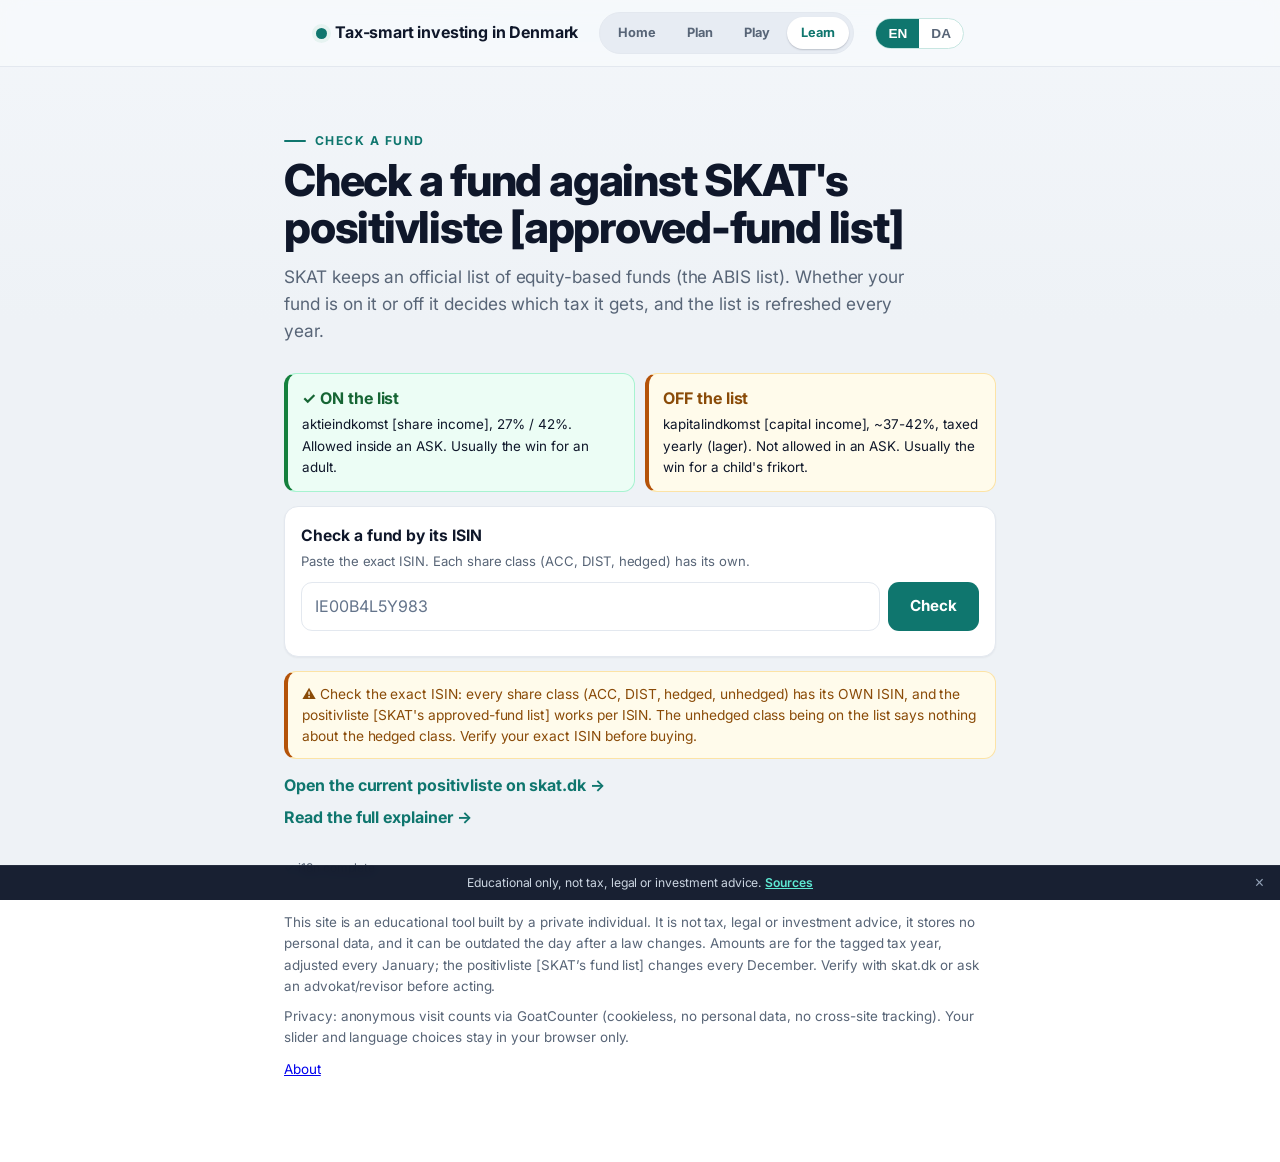
<file: check.html>
<!DOCTYPE html>
<html lang="en">
<head>
<meta charset="UTF-8">
<meta name="viewport" content="width=device-width, initial-scale=1.0, viewport-fit=cover">
<meta name="google-site-verification" content="POEGT4Xgr1Z1dqoTiFgU0qpSLAWRngIMXFTod5jhnN0">
<title>Check a fund against the positivliste - Tax-smart investing in Denmark</title>
<meta name="description" content="Paste a fund's ISIN and see whether it is on SKAT's positivliste (ABIS list) - the list that decides if its gains are share income or capital income in Denmark. Free, no login. Educational only.">
<meta name="theme-color" content="#EEF2F6">
<link rel="icon" href="data:image/svg+xml,<svg xmlns='http://www.w3.org/2000/svg' viewBox='0 0 100 100'><circle cx='50' cy='50' r='46' fill='%230F766E'/><text x='50' y='66' font-size='44' text-anchor='middle' fill='white' font-family='Arial' font-weight='bold'>kr</text></svg>">
<link rel="preconnect" href="https://fonts.googleapis.com">
<link rel="preconnect" href="https://fonts.gstatic.com" crossorigin>
<link rel="stylesheet" href="https://fonts.googleapis.com/css2?family=Inter:wght@400;500;600;700;800;900&display=swap">
<!-- P0.3 social / SEO meta. If the repo/Pages URL differs, update these absolute URLs + og-image path. -->
<link rel="canonical" href="https://taxsmart-invest-denmark.vercel.app/check.html">
<meta property="og:type" content="website">
<meta property="og:site_name" content="Tax-smart investing in Denmark">
<meta property="og:title" content="Check a fund against the positivliste">
<meta property="og:description" content="Paste an ISIN, see whether the fund is on SKAT's positivliste and what that means for its Danish tax. Free, no login. Educational, not advice.">
<meta property="og:url" content="https://taxsmart-invest-denmark.vercel.app/check.html">
<meta property="og:image" content="https://taxsmart-invest-denmark.vercel.app/og-image.png">
<meta property="og:image:width" content="1200">
<meta property="og:image:height" content="630">
<meta property="og:locale" content="en">
<meta property="og:locale:alternate" content="da">
<meta name="twitter:card" content="summary_large_image">
<meta name="twitter:title" content="Check a fund against the positivliste">
<meta name="twitter:description" content="Paste an ISIN, see whether the fund is on SKAT's positivliste. Free, no login. Educational, not advice.">
<meta name="twitter:image" content="https://taxsmart-invest-denmark.vercel.app/og-image.png">
<script type="application/ld+json">{"@context":"https://schema.org","@type":"WebPage","name":"Check a fund against the positivliste","url":"https://taxsmart-invest-denmark.vercel.app/check.html","inLanguage":["en","da"],"description":"Free ISIN checker for SKAT's positivliste (ABIS list). Educational, not advice."}</script>
<style>
  /* Page-specific design tokens: the ONE site-wide cool palette (same set as learn.html /
     plan.html / index.html). Shared shell rules live in css/styles.css, linked LAST. */
  :root{
    --bg:#EEF2F6; --card:#FFFFFF;
    --ink:#0F172A; --ink-2:#334155; --muted:#586577; --muted-2:#64748B;
    --line:#E3E8EF; --line-soft:#EDF1F6; --sunken:#F2F5F9;
    --accent:#0F766E; --accent-strong:#0B5D56; --accent-ink:#0B5D56;
    --accent-soft:#E6F3F1; --accent-line:#C7E6E1;
    --success:#15803D; --success-soft:#ECFDF5; --success-line:#A7F3D0; --success-ink:#166534;
    --warn:#B45309; --warn-soft:#FFFBEB; --warn-line:#FCE3A6; --warn-ink:#8A4B08;
    --danger:#DC2626; --danger-soft:#FEF2F2; --danger-line:#FBD0D0; --danger-ink:#9F1D1D;
    --radius:18px; --radius-sm:12px; --radius-lg:22px;
    --shadow-sm:0 1px 2px rgba(15,23,42,.05);
    --shadow:0 1px 2px rgba(15,23,42,.04), 0 6px 16px rgba(15,23,42,.06), 0 14px 34px rgba(15,23,42,.05);
    --shadow-lg:0 2px 4px rgba(15,23,42,.05), 0 14px 30px rgba(15,23,42,.10), 0 30px 64px rgba(15,23,42,.10);
    --space-sec:64px;
    --ease:cubic-bezier(.4,0,.2,1);
  }
  .site-inner{display:flex;align-items:center;justify-content:space-between;padding:12px 16px;max-width:680px;margin:0 auto;gap:8px}
  .brand{display:flex;align-items:center;gap:8px;font-weight:700;font-size:1rem;white-space:nowrap}
  .brand .dot{width:11px;height:11px;border-radius:50%}
  .lang-toggle button{border:0;background:transparent;color:var(--accent);font-weight:700;font-size:.85rem;padding:7px 12px;cursor:pointer;min-width:42px}
  body{
    font-family:'Inter',-apple-system,BlinkMacSystemFont,"Segoe UI",Roboto,"Helvetica Neue",Arial,sans-serif;
    background:
      radial-gradient(1200px 480px at 50% -260px, rgba(15,118,110,.07), transparent 70%),
      linear-gradient(180deg,#F3F6FA 0%, #EEF2F6 320px) fixed;
    color:var(--ink); line-height:1.6; letter-spacing:-.003em; padding-bottom:64px;
    -webkit-font-smoothing:antialiased; -moz-osx-font-smoothing:grayscale; text-rendering:optimizeLegibility;
  }
  .wrap{max-width:744px;margin:0 auto;padding:0 16px}
  .kicker{display:inline-flex;align-items:center;gap:9px;color:var(--accent);font-weight:700;font-size:.76rem;letter-spacing:.12em;text-transform:uppercase;margin:var(--space-sec) 0 6px}
  .kicker::before{content:"";width:22px;height:2px;border-radius:2px;background:var(--accent);display:inline-block}
  h1{font-size:clamp(2.1rem,6vw,2.75rem);font-weight:800;line-height:1.06;letter-spacing:-.028em;color:var(--ink);margin:0 0 14px;text-wrap:balance}
  .lead{color:var(--muted);font-size:1.08rem;line-height:1.55;max-width:36em}
  section{margin:28px 0;scroll-margin-top:88px}

  /* ---------- ON / OFF explainer cards ---------- */
  .onoff{display:flex;gap:10px;flex-wrap:wrap;margin:8px 0 4px}
  .onoff>div{flex:1;min-width:210px;border-radius:12px;padding:12px 14px}
  .onoff .on{background:var(--success-soft);border:1px solid var(--success-line);border-left:4px solid var(--success)}
  .onoff .off{background:var(--warn-soft);border:1px solid var(--warn-line);border-left:4px solid var(--warn)}
  .onoff .tt{font-weight:700;margin-bottom:3px}
  .onoff .on .tt{color:var(--success-ink)}
  .onoff .off .tt{color:var(--warn-ink)}
  .onoff .dd{font-size:.84rem}

  /* ---------- ISIN checker widget (same recipe as old index) ---------- */
  .plcheck{ margin:14px 0 4px; padding:16px; border:1px solid var(--line); border-radius:14px; background:var(--card); box-shadow:var(--shadow-sm) }
  .plc-lab{ display:block; font-weight:700; color:var(--ink); font-size:.98rem }
  .plc-sub{ font-size:.82rem; color:var(--muted); margin:3px 0 10px }
  .plc-row{ display:flex; gap:8px; flex-wrap:wrap }
  .plc-row input{ flex:1; min-width:170px; font:inherit; font-size:1rem; letter-spacing:.04em; text-transform:uppercase; padding:11px 13px; border:1.5px solid var(--line); border-radius:11px; background:#fff; color:var(--ink) }
  .plc-row input::placeholder{ text-transform:none; letter-spacing:0; color:var(--muted-2) }
  .plc-row input:focus-visible{ outline:2.5px solid var(--accent); outline-offset:2px; border-color:var(--accent) }
  .plc-row button{ flex:none; font:inherit; font-weight:700; font-size:.95rem; padding:11px 22px; border:0; border-radius:11px; background:var(--accent); color:#fff; cursor:pointer; transition:background .18s var(--ease) }
  .plc-row button:hover{ background:var(--accent-strong) }
  .plc-result{ margin-top:12px; border-radius:12px; line-height:1.5 }
  .plc-result:empty{ margin-top:0 }
  .plc-result.tone-on,.plc-result.tone-off,.plc-result.tone-nf,.plc-result.tone-warn{ padding:12px 14px; border:1px solid; border-left:4px solid }
  .plc-result.tone-on{ background:var(--success-soft); border-color:var(--success-line); border-left-color:var(--success); color:var(--success-ink) }
  .plc-result.tone-off{ background:var(--warn-soft); border-color:var(--warn-line); border-left-color:var(--warn); color:var(--warn-ink) }
  .plc-result.tone-nf{ background:var(--sunken); border-color:var(--line); border-left-color:var(--muted-2); color:var(--ink-2) }
  .plc-result.tone-warn{ background:var(--danger-soft); border-color:var(--danger-line); border-left-color:var(--danger); color:var(--danger-ink) }
  .plc-result .plc-msg{ font-size:.88rem; font-weight:600 }
  .plc-head{ font-size:.9rem } .plc-head b{ letter-spacing:.04em }
  .plc-nm{ color:var(--muted) }
  .plc-state{ font-weight:800; font-size:1.02rem; margin:2px 0 4px }
  .plc-exp{ font-size:.86rem }
  .plc-links{ font-size:.84rem; margin-top:9px; padding-top:8px; border-top:1px dashed currentColor }
  .plc-links a{ color:var(--accent); font-weight:700; text-decoration:none }
  .plc-links a:hover{ text-decoration:underline }
  .plc-fresh{ font-size:.78rem; color:var(--muted); margin-top:9px; line-height:1.5 }
  .plc-fresh a{ color:var(--accent); font-weight:600 }
  .plc-flag{ display:inline; font-weight:700; color:var(--warn-ink) }

  /* ---------- per-ISIN warning ---------- */
  .ftwarn{ background:var(--warn-soft); border:1px solid var(--warn-line); border-left:4px solid var(--warn); border-radius:12px; color:var(--warn-ink); padding:12px 14px; line-height:1.5; font-size:.86rem; margin-top:14px }

  .extlink{ color:var(--accent); font-weight:700; text-decoration:none }
  .extlink:hover{ text-decoration:underline }
  .testbadge{font-size:.75rem;color:var(--muted);margin-top:18px}
  .testbadge.fail{color:var(--danger);font-weight:700}
  a,button{ transition:color .18s var(--ease),background-color .18s var(--ease),border-color .18s var(--ease),box-shadow .18s var(--ease) }
</style>
<!-- Shared site-shell chrome (header/footer/sticky/skip-link/focus). Linked LAST so the cascade order is preserved exactly. -->
<link rel="stylesheet" href="css/styles.css?v=10">
<!-- Shared header/footer markup, single-sourced in js/shell.js. Loaded synchronously so the placeholders below inject during parse (no layout shift / FOUC). -->
<script src="js/shell.js?v=10"></script>
</head>
<body data-page="learn">
<div id="site-header"></div><script>Shell.header()</script>

<main class="wrap" id="main" tabindex="-1" role="main">
  <p class="kicker" data-i18n="plKicker">Check a fund</p>
  <h1 data-i18n="plTitle">Check a fund against the positivliste</h1>
  <p class="lead" data-i18n="plWhat">SKAT keeps an official list of equity-based funds (the ABIS list). Whether your fund is on it or off it decides which tax it gets, and the list is refreshed every year.</p>

  <section aria-labelledby="plTitle">
    <div class="onoff">
      <div class="on">
        <div class="tt" data-i18n="plOnT">✓ ON the list</div>
        <div class="dd" data-i18n="plOnD">aktieindkomst [share income], 27% / 42%. Allowed inside an ASK. Usually the win for an adult.</div>
      </div>
      <div class="off">
        <div class="tt" data-i18n="plOffT">OFF the list</div>
        <div class="dd" data-i18n="plOffD">kapitalindkomst [capital income], ~37-42%, taxed yearly (lager). Not allowed in an ASK. Usually the win for a child's frikort.</div>
      </div>
    </div>

    <!-- P0.1: interactive ISIN checker (moved verbatim from the old index page) -->
    <div class="plcheck">
      <label class="plc-lab" for="isin-input" data-i18n="plcLabel">Check a fund by its ISIN</label>
      <p class="plc-sub" data-i18n="plcSub">Paste the exact ISIN. Each share class (ACC, DIST, hedged) has its own.</p>
      <div class="plc-row">
        <input id="isin-input" type="text" autocomplete="off" spellcheck="false" maxlength="14"
               placeholder="IE00B4L5Y983" aria-label="ISIN" aria-describedby="plcResult plcFresh">
        <button id="isin-btn" type="button" data-i18n="plcBtn">Check</button>
      </div>
      <div class="plc-result" id="plcResult" role="status" aria-live="polite"></div>
      <p class="plc-fresh" id="plcFresh"></p>
    </div>

    <div class="ftwarn" data-i18n="ftTrap2">⚠ Check the exact ISIN: every share class (ACC, DIST, hedged, unhedged) has its OWN ISIN, and the positivliste works per ISIN. The unhedged class being on the list says nothing about the hedged class. Verify your exact ISIN before buying.</div>

    <p style="margin-top:14px"><a class="extlink" href="https://skat.dk/erhverv/ekapital/vaerdipapirer" target="_blank" rel="noopener" data-i18n="plLink">Open the current positivliste on skat.dk →</a></p>
    <p style="margin-top:6px"><a class="extlink" href="learn-positivliste.html" data-i18n="plLearnMore">Read the full explainer →</a></p>
  </section>

  <p class="testbadge" id="testbadge" role="status" aria-live="polite"></p>
</main>

<div id="site-footer"></div><script>Shell.footer()</script>

<!-- Utility page: shell + i18n + config (for the rate/threshold placeholders) only. No tax.js.
     NOTE: the checker fetches data/positivliste.json, so this page must be served over HTTP
     (python -m http.server locally), never opened as a file:// URL. -->
<script src="js/config.js?v=10"></script>
<script src="js/i18n.js?v=10"></script>
<script>
/* Page controller: language + i18n render pass + the positivliste ISIN checker
   (states: empty / invalid / loading / on / off / not-found, plus stale & sample flags). */
const GLOBAL_KEY = "dkie_global_v1";   // lang shared across pages
const PAGE_I18N = {
  en: {
    "skipLink":"Skip to content",
    "ariaLangGroup":"Language",
    "ariaDisclaimer":"Important disclaimer",
    "ariaDismiss":"Dismiss",
    "bigDisclaimer":"This site is an educational tool built by a private individual. It is not tax, legal or investment advice, it stores no personal data, and it can be outdated the day after a law changes. Amounts are for the tagged tax year, adjusted every January; the positivliste [SKAT’s fund list] changes every December. Verify with skat.dk or ask an advokat/revisor before acting.",
    "stickyBar":"Educational only, not tax, legal or investment advice.",
    "plKicker":"Check a fund",
    "plTitle":"Check a fund against SKAT's positivliste [approved-fund list]",
    "plWhat":"SKAT keeps an official list of equity-based funds (the ABIS list). Whether your fund is on it or off it decides which tax it gets, and the list is refreshed every year.",
    "plOnT":"✓ ON the list",
    "plOnD":"aktieindkomst [share income], 27% / 42%. Allowed inside an ASK. Usually the win for an adult.",
    "plOffT":"OFF the list",
    "plOffD":"kapitalindkomst [capital income], ~37-42%, taxed yearly (lager). Not allowed in an ASK. Usually the win for a child's frikort.",
    "plcLabel":"Check a fund by its ISIN",
    "plcSub":"Paste the exact ISIN. Each share class (ACC, DIST, hedged) has its own.",
    "plcBtn":"Check",
    "plcEmpty":"Type an ISIN, for example IE00B4L5Y983.",
    "plcLoading":"Loading the list…",
    "plcInvalid":"That does not look like an ISIN (2 letters, then 10 letters or digits).",
    "plcOnT":"ON the positivliste",
    "plcOnD":"Taxed as aktieindkomst [share income]: 27% up to {aktieT} kr of yearly gain, 42% above ({yr}). ASK-eligible. For a child the frikort does NOT help, so it fills after the cheaper buckets.",
    "plcOffT":"OFF the positivliste",
    "plcOffD":"Off-list means kapitalindkomst [capital income], ~37-42%, taxed yearly (lager). NOT ASK-eligible. For a child the frikort absorbs the gain, so it can be the cheapest home.",
    "plcNfT":"Not found in this snapshot",
    "plcNfD":"If this is a foreign ETF or investeringsselskab [investment company], not being on the list means its gain is kapitalindkomst [capital income], roughly 37-42%, taxed every year (lager [mark-to-market]) and not ASK-eligible: the common case for off-list foreign ETFs. But an ISIN can be missing for other reasons too: it could be a single stock, a bond, a brand-new fund still being added, or a Danish fund taxed under different rules. Verify the exact ISIN on skat.dk.",
    "plcWhy":"Why this matters →",
    "plcOrder":"What order to fill accounts →",
    "plcFresh":"List snapshot: {date}. SKAT can change the list at any time, sometimes mid-year without notice. Always confirm the exact ISIN {link}.",
    "plcFreshLink":"on skat.dk",
    "plcStale":"This snapshot is more than {days} days old and may be out of date.",
    "plcSample":"Sample data for demonstration, not SKAT's official list. Verify every ISIN on skat.dk.",
    "ftTrap2":"⚠ Check the exact ISIN: every share class (ACC, DIST, hedged, unhedged) has its OWN ISIN, and the positivliste [SKAT's approved-fund list] works per ISIN. The unhedged class being on the list says nothing about the hedged class. Verify your exact ISIN before buying.",
    "plLink":"Open the current positivliste on skat.dk →",
    "i18nReady":"i18n complete"
  },
  da: {
    "skipLink":"Spring til indhold",
    "ariaLangGroup":"Sprog",
    "ariaDisclaimer":"Vigtig ansvarsfraskrivelse",
    "ariaDismiss":"Luk",
    "bigDisclaimer":"Denne side er et undervisningsværktøj lavet af en privatperson. Den er ikke skatte-, juridisk eller investeringsrådgivning, gemmer ingen persondata og kan være forældet dagen efter en lovændring. Beløb gælder det viste skatteår og reguleres hver januar; positivlisten ændres hver december. Tjek skat.dk eller spørg en advokat/revisor, før du handler.",
    "stickyBar":"Kun undervisning, ikke skatte-, juridisk eller investeringsrådgivning.",
    "plKicker":"Tjek en fond",
    "plTitle":"Tjek en fond mod positivlisten",
    "plWhat":"SKAT fører en officiel liste over aktiebaserede fonde (ABIS-listen). Om din fond er på eller uden for den afgør, hvilken skat den får, og listen opdateres hvert år.",
    "plOnT":"✓ PÅ listen",
    "plOnD":"aktieindkomst, 27% / 42%. Tilladt i en ASK. Som regel det bedste for en voksen.",
    "plOffT":"UDEN FOR listen",
    "plOffD":"kapitalindkomst, ~37-42%, beskattet årligt (lager). Ikke tilladt i en ASK. Som regel det bedste for et barns frikort.",
    "plcLabel":"Tjek en fond på dens ISIN",
    "plcSub":"Indsæt den præcise ISIN. Hver andelsklasse (ACC, DIST, hedged) har sin egen.",
    "plcBtn":"Tjek",
    "plcEmpty":"Skriv en ISIN, for eksempel IE00B4L5Y983.",
    "plcLoading":"Henter listen…",
    "plcInvalid":"Det ligner ikke en ISIN (2 bogstaver og derefter 10 bogstaver eller tal).",
    "plcOnT":"PÅ positivlisten",
    "plcOnD":"Beskattes som aktieindkomst: 27% op til {aktieT} kr af årets gevinst, 42% derover ({yr}). ASK-egnet. For et barn hjælper frikortet IKKE, så den fyldes efter de billigere spande.",
    "plcOffT":"UDEN FOR positivlisten",
    "plcOffD":"Uden for listen betyder kapitalindkomst, ~37-42%, beskattet årligt (lager). IKKE ASK-egnet. For et barn opsuger frikortet gevinsten, så den kan være det billigste hjem.",
    "plcNfT":"Ikke fundet i dette øjebliksbillede",
    "plcNfD":"Hvis det er en udenlandsk ETF eller et investeringsselskab, betyder fraværet på listen, at gevinsten er kapitalindkomst, cirka 37-42%, beskattet hvert år (lager), og ikke ASK-egnet: det almindelige tilfælde for udenlandske ETF'er uden for listen. Men en ISIN kan også mangle af andre grunde: det kan være en enkeltaktie, en obligation, en helt ny fond, der stadig er ved at blive tilføjet, eller en dansk fond med andre skatteregler. Bekræft den præcise ISIN på skat.dk.",
    "plcWhy":"Hvorfor det betyder noget →",
    "plcOrder":"Hvilken rækkefølge du fylder konti i →",
    "plcFresh":"Liste-øjebliksbillede: {date}. SKAT kan ændre listen når som helst, nogle gange midt på året uden varsel. Bekræft altid den præcise ISIN {link}.",
    "plcFreshLink":"på skat.dk",
    "plcStale":"Dette øjebliksbillede er mere end {days} dage gammelt og kan være forældet.",
    "plcSample":"Eksempeldata til demonstration, ikke SKATs officielle liste. Bekræft hver ISIN på skat.dk.",
    "ftTrap2":"⚠ Tjek den præcise ISIN: hver andelsklasse (ACC, DIST, hedged, unhedged) har sin EGEN ISIN, og positivlisten virker pr. ISIN. At den uafdækkede klasse er på listen, siger intet om den afdækkede. Tjek din præcise ISIN, før du køber.",
    "plLink":"Åbn den aktuelle positivliste på skat.dk →",
    "i18nReady":"i18n komplet"
  }
};
const I18N = mergeI18n(I18N_BASE, PAGE_I18N);
const cfg = TAX_YEAR_CONFIG;
const $ = id => document.getElementById(id);
let lang = "en";
try { const g = JSON.parse(localStorage.getItem(GLOBAL_KEY) || "{}"); if (g.lang === "da" || g.lang === "en") lang = g.lang; } catch (e) {}

function t(key){
  if (I18N[lang] && I18N[lang][key] !== undefined) return I18N[lang][key];
  if (I18N.en[key] !== undefined) return I18N.en[key];
  return key;
}
function esc(s){ return String(s).replace(/[&<>"']/g, c=>({"&":"&amp;","<":"&lt;",">":"&gt;",'"':"&quot;","'":"&#39;"}[c])); }
function fmt(n){ return new Intl.NumberFormat(lang==="da"?"da-DK":"en-GB",{maximumFractionDigits:0}).format(Math.round(n)); }
function fill(str, map){ return String(str).replace(/\{(\w+)\}/g,(_,k)=> map[k]!==undefined?map[k]:"{"+k+"}"); }
const CFGFILL = ()=>({ aktieT:fmt(cfg.aktieThreshold), aktieTM:fmt(cfg.aktieThresholdMarried), yr:cfg.taxYear });

function renderStrings(){
  document.documentElement.lang = lang;
  document.querySelectorAll("[data-i18n]").forEach(el => { el.textContent = t(el.getAttribute("data-i18n")); });
  document.querySelectorAll("[data-i18n-aria]").forEach(el => { el.setAttribute("aria-label", t(el.getAttribute("data-i18n-aria"))); });
  const en = $("lang-en"), da = $("lang-da");
  if (en) en.classList.toggle("active", lang === "en");
  if (da) da.classList.toggle("active", lang === "da");
  renderPlCheck();
}
function setLang(l){
  lang = l;
  try { const g = JSON.parse(localStorage.getItem(GLOBAL_KEY) || "{}"); g.lang = l; localStorage.setItem(GLOBAL_KEY, JSON.stringify(g)); } catch (e) {}
  renderStrings();
}
if ($("lang-en")) $("lang-en").onclick = () => setLang("en");
if ($("lang-da")) $("lang-da").onclick = () => setLang("da");

/* ============ P0.1: positivliste ISIN checker (moved from the old index page) ============ */
const PL_FALLBACK = { listDate:"SAMPLE", fetchedAt:"2026-06-15T00:00:00Z", sample:true, count:4,
  isins:{ "IE00B4L5Y983":{name:"iShares Core MSCI World UCITS ETF (Acc)",status:"on"},
          "IE00B5BMR087":{name:"iShares Core S&P 500 UCITS ETF (Acc)",status:"on"},
          "IE00BK5BQT80":{name:"Vanguard FTSE All-World UCITS ETF (Acc)",status:"off"},
          "IE00B3RBWM25":{name:"Vanguard FTSE All-World UCITS ETF (Dist)",status:"off"} } };
const PL_SKAT = "https://skat.dk/erhverv/ekapital/vaerdipapirer";
const PL_ISIN_RE = /^[A-Z]{2}[A-Z0-9]{9}[0-9]$/;
let PL_DATA = null, PL_LAST = null, PL_LOADING = false;

// Lazy: the real snapshot is ~0.5 MB, so we fetch it on first interaction (focus/Enter/Check)
// rather than on every page view, and rely on normal HTTP caching for repeat visits.
function plLoad(){
  if(PL_DATA || PL_LOADING) return;
  PL_LOADING = true;
  fetch("data/positivliste.json")
    .then(r=>{ if(!r.ok) throw 0; return r.json(); })
    .then(d=>{ PL_DATA=d; })
    .catch(()=>{ PL_DATA=PL_FALLBACK; })   // visible degrade to the sample warning, never silent 4 funds
    .finally(()=>{
      PL_LOADING=false; renderPlCheck();
      if(PL_LAST && PL_LAST.state==="loading") plLookup();   // resolve a lookup queued before data arrived
    });
}
function plLookup(){
  const inp=$("isin-input"); if(!inp) return;
  const raw=(inp.value||"").toUpperCase().replace(/[^A-Z0-9]/g,""); inp.value=raw;
  if(!raw){ PL_LAST={state:"empty"}; return renderPlCheck(); }
  if(!PL_ISIN_RE.test(raw)){ PL_LAST={state:"invalid"}; return renderPlCheck(); }
  if(!PL_DATA){ PL_LAST={state:"loading"}; renderPlCheck(); return plLoad(); }  // never answer from no data
  const rec=PL_DATA.isins?PL_DATA.isins[raw]:null;
  let state="nf";
  if(rec && rec.status==="on") state="on";
  else if(rec && rec.status==="off") state="off";
  PL_LAST={state, isin:raw, name:rec?rec.name:""};
  renderPlCheck();
}
function renderPlCheck(){
  const fresh=$("plcFresh"); if(!fresh) return;
  if(!PL_DATA){ fresh.innerHTML=""; }   // nothing loaded yet: no premature date or sample flag
  else {
    const data=PL_DATA;
    const link=`<a href="${PL_SKAT}" target="_blank" rel="noopener">${t("plcFreshLink")}</a>`;
    let fh="";
    if(data.sample){ fh=`<span class="plc-flag warn">${t("plcSample")}</span>`; }
    else {
      const ageDays=(Date.now()-Date.parse(data.fetchedAt||0))/86400000;
      if(isFinite(ageDays) && ageDays>14) fh=`<span class="plc-flag warn">${fill(t("plcStale"),{days:14})}</span> `;
      fh+=fill(t("plcFresh"),{date:esc(data.listDate||"?"), link});
    }
    fresh.innerHTML=fh;
  }
  const box=$("plcResult"); if(!box) return;
  const L=PL_LAST;
  if(!L){ box.className="plc-result"; box.innerHTML=""; return; }
  if(L.state==="loading"){ box.className="plc-result"; box.innerHTML=`<span class="plc-msg">${t("plcLoading")}</span>`; return; }
  if(L.state==="empty"){ box.className="plc-result"; box.innerHTML=`<span class="plc-msg">${t("plcEmpty")}</span>`; return; }
  if(L.state==="invalid"){ box.className="plc-result tone-warn"; box.innerHTML=`<span class="plc-msg">${t("plcInvalid")}</span>`; return; }
  const map={ on:["tone-on","plcOnT","plcOnD"], off:["tone-off","plcOffT","plcOffD"], nf:["tone-nf","plcNfT","plcNfD"] };
  const [cls,tk,dk]=map[L.state]; const F=CFGFILL();
  box.className="plc-result "+cls;
  // trusted parts (i18n copy + numbers) via innerHTML; untrusted JSON-derived isin/name via textContent.
  // The links row cross-references the explainer ("why this matters") and the router ("what order").
  box.innerHTML=`<div class="plc-head"></div><div class="plc-state">${t(tk)}</div><div class="plc-exp">${fill(t(dk),F)}</div>`+
    `<div class="plc-links"><a href="learn-positivliste.html">${t("plcWhy")}</a> · <a href="plan.html">${t("plcOrder")}</a></div>`;
  const head=box.querySelector(".plc-head");
  const b=document.createElement("b"); b.textContent=L.isin; head.appendChild(b);
  if(L.name){ const sp=document.createElement("span"); sp.className="plc-nm"; sp.textContent=" "+L.name; head.appendChild(sp); }
}
(function plInit(){
  const btn=$("isin-btn"), inp=$("isin-input");
  if(btn) btn.addEventListener("click", ()=>{ plLoad(); plLookup(); });
  if(inp){
    inp.addEventListener("focus", plLoad, {once:true});   // lazy-load on first focus
    inp.addEventListener("keydown", e=>{ if(e.key==="Enter"){ e.preventDefault(); plLoad(); plLookup(); } });
  }
})();

renderStrings();

/* i18n completeness self-check (mirrors the tools' badge) */
(function(){
  const r = checkI18nComplete(I18N);
  const b = $("testbadge");
  if (!b) return;
  if (r.ok) { b.textContent = "✓ " + t("i18nReady"); }
  else { b.textContent = "⚠ i18n: " + r.missingInDa.concat(r.missingInEn).join(", "); b.classList.add("fail"); }
})();
</script>
<script data-goatcounter="https://ashu1309p.goatcounter.com/count" async src="//gc.zgo.at/count.js"></script>
</body>
</html>
</file>
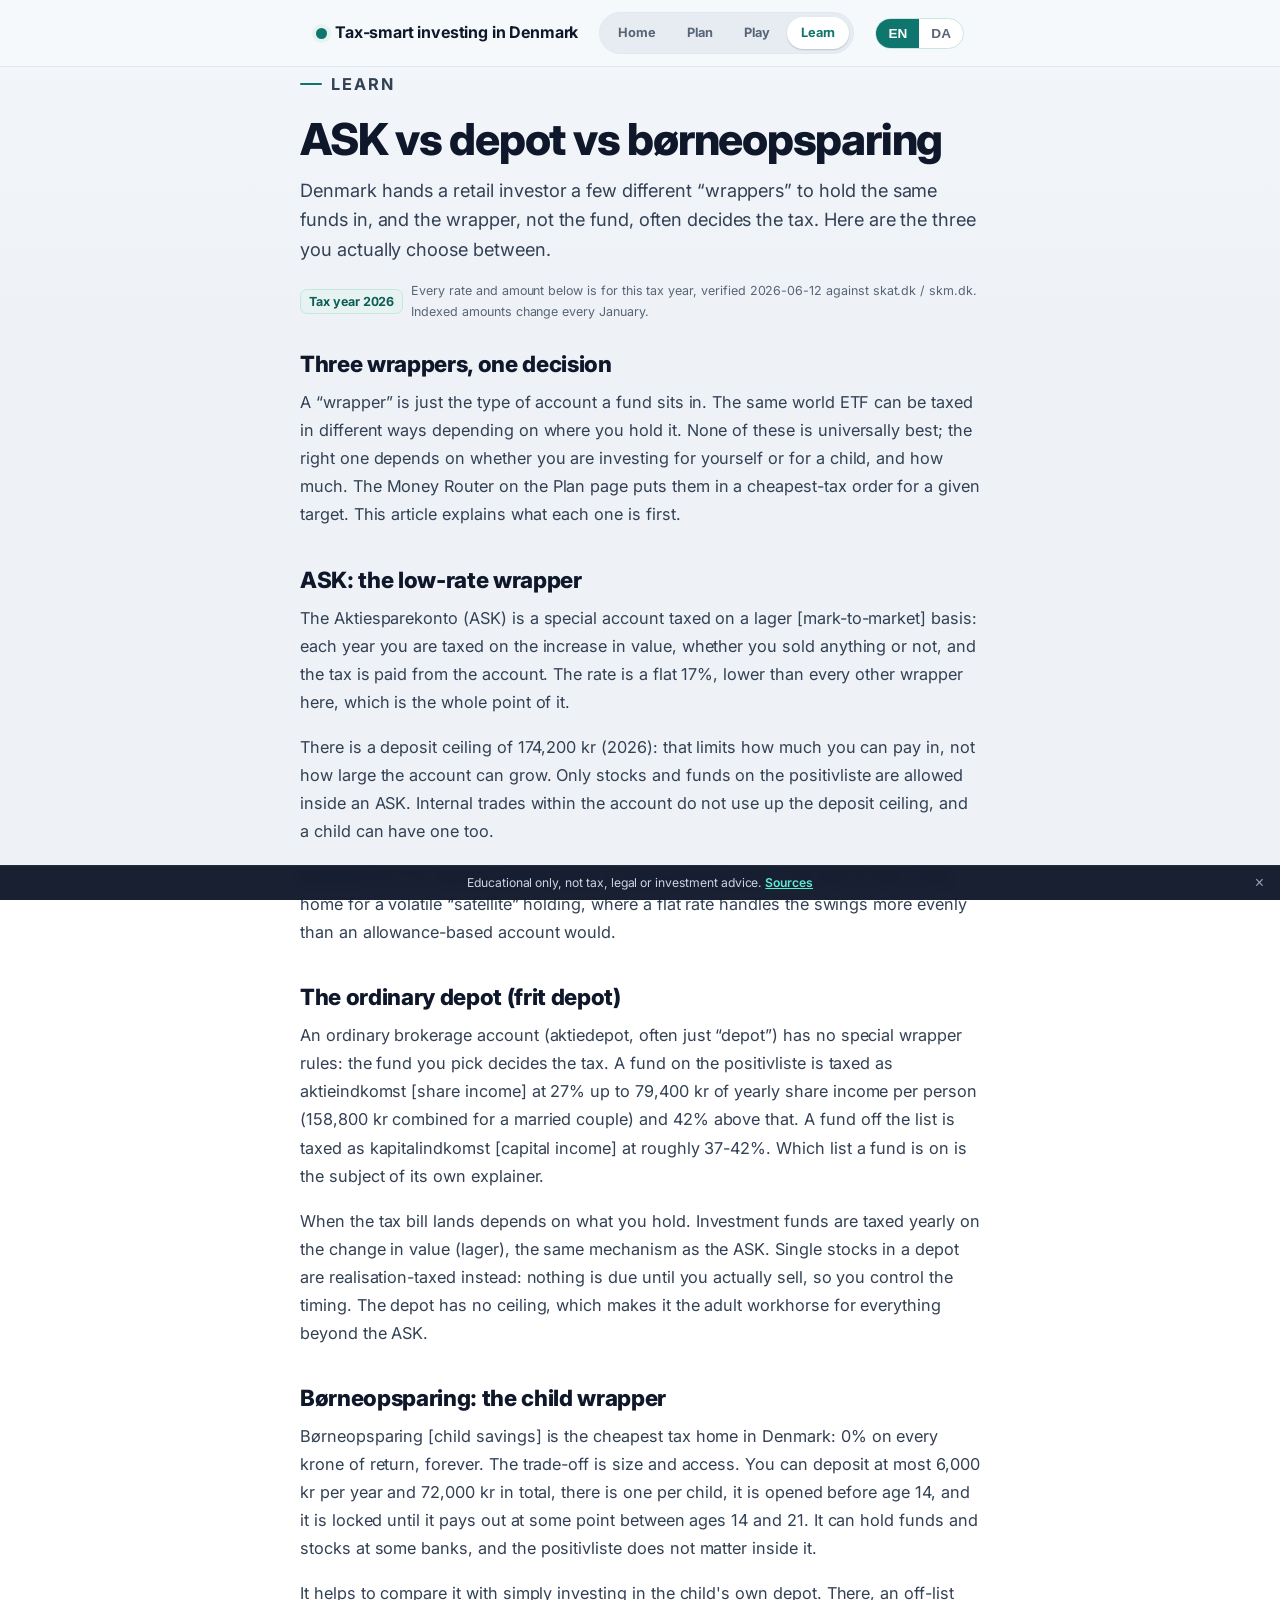
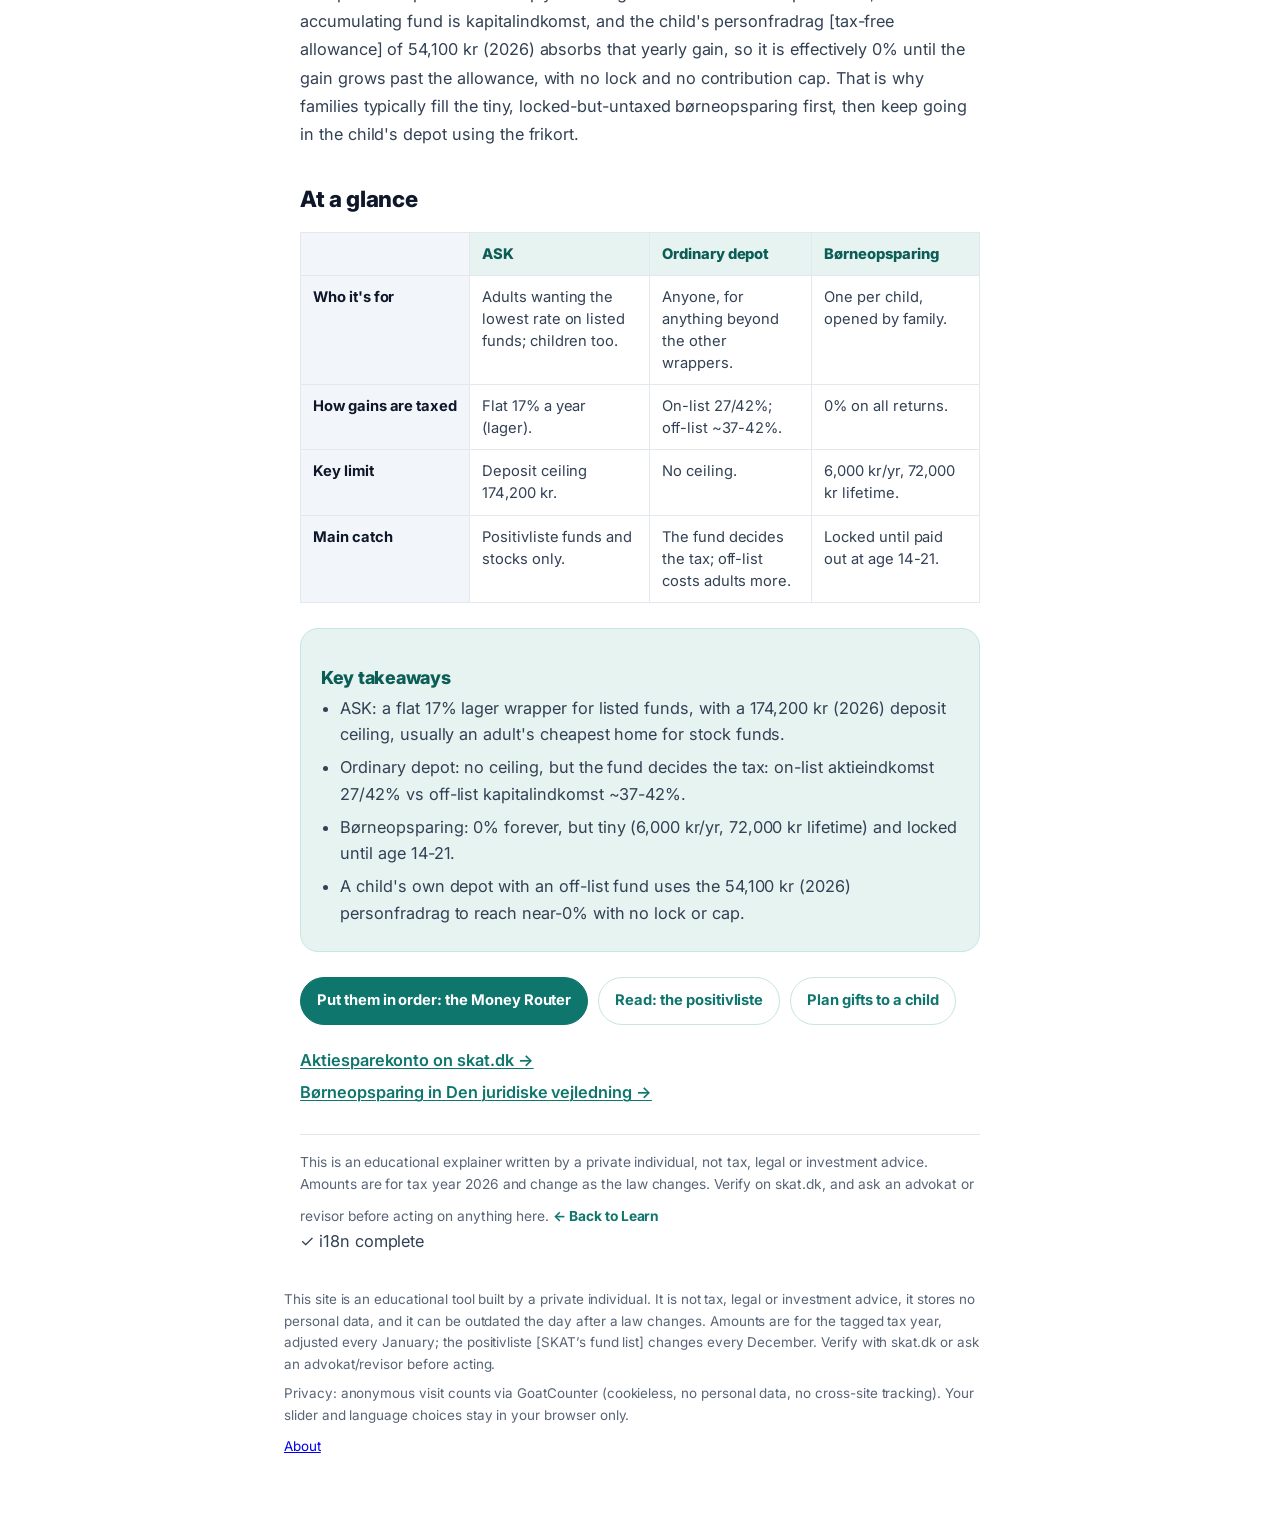
<file: learn-ask-depot-bo.html>
<!DOCTYPE html>
<html lang="en">
<head>
<meta charset="UTF-8">
<meta name="viewport" content="width=device-width, initial-scale=1.0, viewport-fit=cover">
<meta name="google-site-verification" content="POEGT4Xgr1Z1dqoTiFgU0qpSLAWRngIMXFTod5jhnN0">
<title>ASK vs depot vs børneopsparing - Tax-smart investing in Denmark</title>
<meta name="description" content="The three wrappers a Danish retail investor chooses between - Aktiesparekonto (ASK), an ordinary depot, and børneopsparing - what each is for and how each is taxed. Educational only, not advice.">
<meta name="theme-color" content="#EEF2F6">
<link rel="icon" href="data:image/svg+xml,<svg xmlns='http://www.w3.org/2000/svg' viewBox='0 0 100 100'><circle cx='50' cy='50' r='46' fill='%230F766E'/><text x='50' y='66' font-size='44' text-anchor='middle' fill='white' font-family='Arial' font-weight='bold'>kr</text></svg>">
<link rel="preconnect" href="https://fonts.googleapis.com">
<link rel="preconnect" href="https://fonts.gstatic.com" crossorigin>
<link rel="stylesheet" href="https://fonts.googleapis.com/css2?family=Inter:wght@400;500;600;700;800;900&display=swap">
<!-- P0.3 social / SEO meta. If the repo/Pages URL differs, update these absolute URLs + og-image path. -->
<link rel="canonical" href="https://taxsmart-invest-denmark.vercel.app/learn-ask-depot-bo.html">
<meta property="og:type" content="article">
<meta property="og:site_name" content="Tax-smart investing in Denmark">
<meta property="og:title" content="ASK vs depot vs børneopsparing">
<meta property="og:description" content="The three wrappers a Danish retail investor chooses between - what each is for and how each is taxed.">
<meta property="og:url" content="https://taxsmart-invest-denmark.vercel.app/learn-ask-depot-bo.html">
<meta property="og:image" content="https://taxsmart-invest-denmark.vercel.app/og-image.png">
<meta property="og:image:width" content="1200">
<meta property="og:image:height" content="630">
<meta property="og:locale" content="en">
<meta property="og:locale:alternate" content="da">
<meta name="twitter:card" content="summary_large_image">
<meta name="twitter:title" content="ASK vs depot vs børneopsparing">
<meta name="twitter:description" content="The three Danish investment wrappers - what each is for and how each is taxed.">
<meta name="twitter:image" content="https://taxsmart-invest-denmark.vercel.app/og-image.png">
<script type="application/ld+json">{"@context":"https://schema.org","@type":"Article","headline":"ASK vs depot vs børneopsparing","inLanguage":["en","da"],"isAccessibleForFree":true,"mainEntityOfPage":"https://taxsmart-invest-denmark.vercel.app/learn-ask-depot-bo.html","image":"https://taxsmart-invest-denmark.vercel.app/og-image.png","author":{"@type":"Person","name":"Tax-smart investing in Denmark"},"publisher":{"@type":"Organization","name":"Tax-smart investing in Denmark"},"description":"The three wrappers a Danish retail investor chooses between and how each is taxed. Educational, not advice."}</script>
<style>
  /* Page-specific design tokens (same Nordic-fintech token set as index/play/learn, so the
     shared chrome + Learn article styles in css/styles.css resolve to identical values).
     Shared rules live in css/styles.css, linked LAST. */
  :root{
    --bg:#EEF2F6; --card:#FFFFFF;
    --ink:#0F172A; --ink-2:#334155; --muted:#586577; --muted-2:#64748B;
    --line:#E3E8EF; --line-soft:#EDF1F6; --sunken:#F2F5F9;
    --accent:#0F766E; --accent-strong:#0B5D56; --accent-ink:#0B5D56;
    --accent-soft:#E6F3F1; --accent-line:#C7E6E1;
    --success:#15803D; --success-soft:#ECFDF5; --success-line:#A7F3D0; --success-ink:#166534;
    --warn:#B45309; --warn-soft:#FFFBEB; --warn-line:#FCE3A6; --warn-ink:#8A4B08;
    --danger:#DC2626; --danger-soft:#FEF2F2; --danger-line:#FBD0D0; --danger-ink:#9F1D1D;
    --radius:18px; --radius-sm:12px; --radius-lg:22px;
    --shadow-sm:0 1px 2px rgba(15,23,42,.05);
    --shadow:0 1px 2px rgba(15,23,42,.04), 0 6px 16px rgba(15,23,42,.06), 0 14px 34px rgba(15,23,42,.05);
    --shadow-lg:0 2px 4px rgba(15,23,42,.05), 0 14px 30px rgba(15,23,42,.10), 0 30px 64px rgba(15,23,42,.10);
    --space-sec:64px;
    --ease:cubic-bezier(.4,0,.2,1);
  }
  .site-inner{display:flex;align-items:center;justify-content:space-between;padding:12px 16px;max-width:680px;margin:0 auto;gap:8px}
  .brand{display:flex;align-items:center;gap:8px;font-weight:700;font-size:1rem;white-space:nowrap}
  .brand .dot{width:11px;height:11px;border-radius:50%}
  .lang-toggle button{border:0;background:transparent;color:var(--accent);font-weight:700;font-size:.85rem;padding:7px 12px;cursor:pointer;min-width:42px}
  body{
    font-family:'Inter',-apple-system,BlinkMacSystemFont,"Segoe UI",Roboto,"Helvetica Neue",Arial,sans-serif;
    background:
      radial-gradient(1200px 480px at 50% -260px, rgba(15,118,110,.07), transparent 70%),
      linear-gradient(180deg,#F3F6FA 0%, #EEF2F6 320px) fixed;
    color:var(--ink); line-height:1.6; letter-spacing:-.003em; padding-bottom:64px;
    -webkit-font-smoothing:antialiased; -moz-osx-font-smoothing:grayscale; text-rendering:optimizeLegibility;
  }
  .wrap{max-width:744px;margin:0 auto;padding:0 16px}
  .kicker{display:inline-flex;align-items:center;gap:9px;color:var(--accent);font-weight:700;font-size:.76rem;letter-spacing:.12em;text-transform:uppercase;margin:var(--space-sec) 0 6px}
  .kicker::before{content:"";width:22px;height:2px;border-radius:2px;background:var(--accent);display:inline-block}
  h1{font-size:clamp(2.1rem,6vw,2.75rem);font-weight:800;line-height:1.06;letter-spacing:-.028em;color:var(--ink);margin:0 0 14px}
  .testbadge{font-size:.75rem;color:var(--muted);margin-top:24px}
  .testbadge.fail{color:var(--danger);font-weight:700}
</style>
<!-- Shared site-shell chrome + Learn library/article styles. Linked LAST so the cascade order is preserved exactly. -->
<link rel="stylesheet" href="css/styles.css?v=10">
<!-- Shared header/footer markup, single-sourced in js/shell.js. Loaded synchronously so the placeholders below inject during parse (no layout shift / FOUC). -->
<script src="js/shell.js?v=10"></script>
</head>
<body data-page="learn">
<div id="site-header"></div><script>Shell.header()</script>

<main class="wrap" id="main" tabindex="-1" role="main">
<article class="article">
  <p class="kicker" data-i18n="art_adb_kicker">Learn</p>
  <h1 data-i18n="art_adb_h1">ASK vs depot vs børneopsparing</h1>
  <p class="art-lead" data-i18n="art_adb_lead">Denmark hands a retail investor a few different "wrappers" to hold the same funds in - and the wrapper, not the fund, often decides the tax.</p>
  <p class="art-verified"><span class="art-yeartag" data-i18n="art_adb_taxyear">Tax year 2026</span> <span data-i18n="art_adb_verifiedNote">Every rate and amount below is for this tax year.</span></p>

  <h2 data-i18n="art_adb_h2_intro">Three wrappers, one decision</h2>
  <p data-i18n="art_adb_intro_p">A "wrapper" is just the type of account a fund sits in. The same world ETF can be taxed in different ways depending on where you hold it. None of these is universally best; the right one depends on whether you are investing for yourself or for a child, and how much. The Money Router on the Plan page puts them in a cheapest-tax order for a given target - this article explains what each one is first.</p>

  <h2 data-i18n="art_adb_h2_ask">ASK - the low-rate wrapper</h2>
  <p data-i18n="art_adb_ask_p1">The Aktiesparekonto (ASK) is a special account taxed on a lager [mark-to-market] basis: each year you are taxed on the increase in value, whether you sold anything or not, and the tax is paid from the account. The rate is a flat 17% - lower than every other wrapper here, which is the whole point of it.</p>
  <p data-i18n="art_adb_ask_p2">There is a deposit ceiling of 174,200 kr (2026): that limits how much you can pay in, not how large the account can grow. Only stocks and funds on the positivliste are allowed inside an ASK. Internal trades within the account do not use up the deposit ceiling, and a child can have one too.</p>
  <p data-i18n="art_adb_ask_p3">Because the 17% applies symmetrically to good and bad years, the ASK is also a tidy home for a volatile "satellite" holding, where a flat rate handles the swings more evenly than an allowance-based account would.</p>

  <h2 data-i18n="art_adb_h2_depot">The ordinary depot (frit depot)</h2>
  <p data-i18n="art_adb_depot_p1">An ordinary brokerage account - aktiedepot, often just "depot" - has no special wrapper rules: the fund you pick decides the tax. A fund on the positivliste is taxed as aktieindkomst [share income] at 27% up to 79,400 kr of yearly share income per person (158,800 kr combined for a married couple) and 42% above that. A fund off the list is taxed as kapitalindkomst [capital income] at roughly 37-42%. Which list a fund is on is the subject of its own explainer.</p>
  <p data-i18n="art_adb_depot_p2">When the tax bill lands depends on what you hold. Investment funds are taxed yearly on the change in value (lager), the same mechanism as the ASK. Single stocks in a depot are realisation-taxed instead: nothing is due until you actually sell, so you control the timing. The depot has no ceiling, which makes it the adult workhorse for everything beyond the ASK.</p>

  <h2 data-i18n="art_adb_h2_bo">Børneopsparing - the child wrapper</h2>
  <p data-i18n="art_adb_bo_p1">Børneopsparing [child savings] is the cheapest tax home in Denmark: 0% on every krone of return, forever. The trade-off is size and access. You can deposit at most 6,000 kr per year and 72,000 kr in total, there is one per child, it is opened before age 14, and it is locked until it pays out at some point between ages 14 and 21. It can hold funds and stocks at some banks, and the positivliste does not matter inside it.</p>
  <p data-i18n="art_adb_bo_p2">It helps to compare it with simply investing in the child's own depot. There, an off-list accumulating fund is kapitalindkomst, and the child's personfradrag [tax-free allowance] of 54,100 kr (2026) absorbs that yearly gain - so it is effectively 0% until the gain grows past the allowance, with no lock and no contribution cap. That is why families typically fill the tiny, locked-but-untaxed børneopsparing first, then keep going in the child's depot using the frikort.</p>

  <h2 data-i18n="art_adb_h2_cmp">At a glance</h2>
  <div class="art-table-wrap">
    <table class="art-table">
      <thead>
        <tr>
          <th data-i18n="art_adb_cmp_corner"></th>
          <th scope="col" data-i18n="art_adb_cmp_ask">ASK</th>
          <th scope="col" data-i18n="art_adb_cmp_depot">Ordinary depot</th>
          <th scope="col" data-i18n="art_adb_cmp_bo">Børneopsparing</th>
        </tr>
      </thead>
      <tbody>
        <tr>
          <th scope="row" data-i18n="art_adb_cmp_who">Who it's for</th>
          <td data-i18n="art_adb_cmp_ask_who">Adults wanting the lowest rate on listed funds; children too.</td>
          <td data-i18n="art_adb_cmp_depot_who">Anyone, for anything beyond the other wrappers.</td>
          <td data-i18n="art_adb_cmp_bo_who">One per child, opened by family.</td>
        </tr>
        <tr>
          <th scope="row" data-i18n="art_adb_cmp_tax">How gains are taxed</th>
          <td data-i18n="art_adb_cmp_ask_tax">Flat 17% a year (lager).</td>
          <td data-i18n="art_adb_cmp_depot_tax">On-list 27/42%; off-list ~37-42%.</td>
          <td data-i18n="art_adb_cmp_bo_tax">0% on all returns.</td>
        </tr>
        <tr>
          <th scope="row" data-i18n="art_adb_cmp_limit">Key limit</th>
          <td data-i18n="art_adb_cmp_ask_limit">Deposit ceiling 174,200 kr.</td>
          <td data-i18n="art_adb_cmp_depot_limit">No ceiling.</td>
          <td data-i18n="art_adb_cmp_bo_limit">6,000 kr/yr, 72,000 kr lifetime.</td>
        </tr>
        <tr>
          <th scope="row" data-i18n="art_adb_cmp_catch">Main catch</th>
          <td data-i18n="art_adb_cmp_ask_catch">Positivliste funds and stocks only.</td>
          <td data-i18n="art_adb_cmp_depot_catch">The fund decides the tax; off-list costs adults more.</td>
          <td data-i18n="art_adb_cmp_bo_catch">Locked until paid out at age 14-21.</td>
        </tr>
      </tbody>
    </table>
  </div>

  <div class="takeaways">
    <h2 data-i18n="art_adb_ta_h">Key takeaways</h2>
    <ul>
      <li data-i18n="art_adb_ta1">ASK: a flat 17% lager wrapper for listed funds, with a 174,200 kr (2026) deposit ceiling - usually an adult's cheapest home for stock funds.</li>
      <li data-i18n="art_adb_ta2">Ordinary depot: no ceiling, but the fund decides the tax - on-list aktieindkomst 27/42% vs off-list kapitalindkomst ~37-42%.</li>
      <li data-i18n="art_adb_ta3">Børneopsparing: 0% forever, but tiny (6,000 kr/yr, 72,000 kr lifetime) and locked until age 14-21.</li>
      <li data-i18n="art_adb_ta4">A child's own depot with an off-list fund uses the 54,100 kr (2026) personfradrag to reach near-0% with no lock or cap.</li>
    </ul>
  </div>

  <div class="art-cta">
    <a class="primary" href="plan.html#router" data-i18n="art_adb_cta_router">Put them in order: the Money Router</a>
    <a href="learn-positivliste.html" data-i18n="art_adb_cta_pos">Read: the positivliste</a>
    <a href="play.html" data-i18n="art_adb_cta_gift">Plan gifts to a child</a>
  </div>

  <p style="margin:1.2em 0 0"><a href="https://skat.dk/borger/aktier-og-andre-vaerdipapirer/aktiesparekonto" target="_blank" rel="noopener" data-i18n="art_adb_skat_ask">Aktiesparekonto on skat.dk -&gt;</a></p>
  <p style="margin:.3em 0 0"><a href="https://info.skat.dk/data.aspx?oid=2234739" target="_blank" rel="noopener" data-i18n="art_adb_skat_bo">Børneopsparing in Den juridiske vejledning -&gt;</a></p>

  <div class="art-foot">
    <span data-i18n="art_adb_disc">This is an educational explainer written by a private individual, not tax, legal or investment advice. Amounts are for tax year 2026 and change as the law changes. Verify on skat.dk, and ask an advokat or revisor before acting on anything here.</span>
    <a class="back" href="learn.html" data-i18n="art_adb_back">&larr; Back to Learn</a>
  </div>

  <p class="testbadge" id="testbadge" role="status" aria-live="polite"></p>
</article>
</main>

<div id="site-footer"></div><script>Shell.footer()</script>

<!-- TAX_YEAR_CONFIG is single-sourced in js/config.js; the article interpolates its
     year-tagged numbers. No tax engine (js/tax.js) is needed on this page. -->
<script src="js/config.js?v=10"></script>
<script src="js/i18n.js?v=10"></script>
<script src="js/article-ask-depot-bo.js?v=10"></script>
<script data-goatcounter="https://ashu1309p.goatcounter.com/count" async src="//gc.zgo.at/count.js"></script>
</body>
</html>
</file>
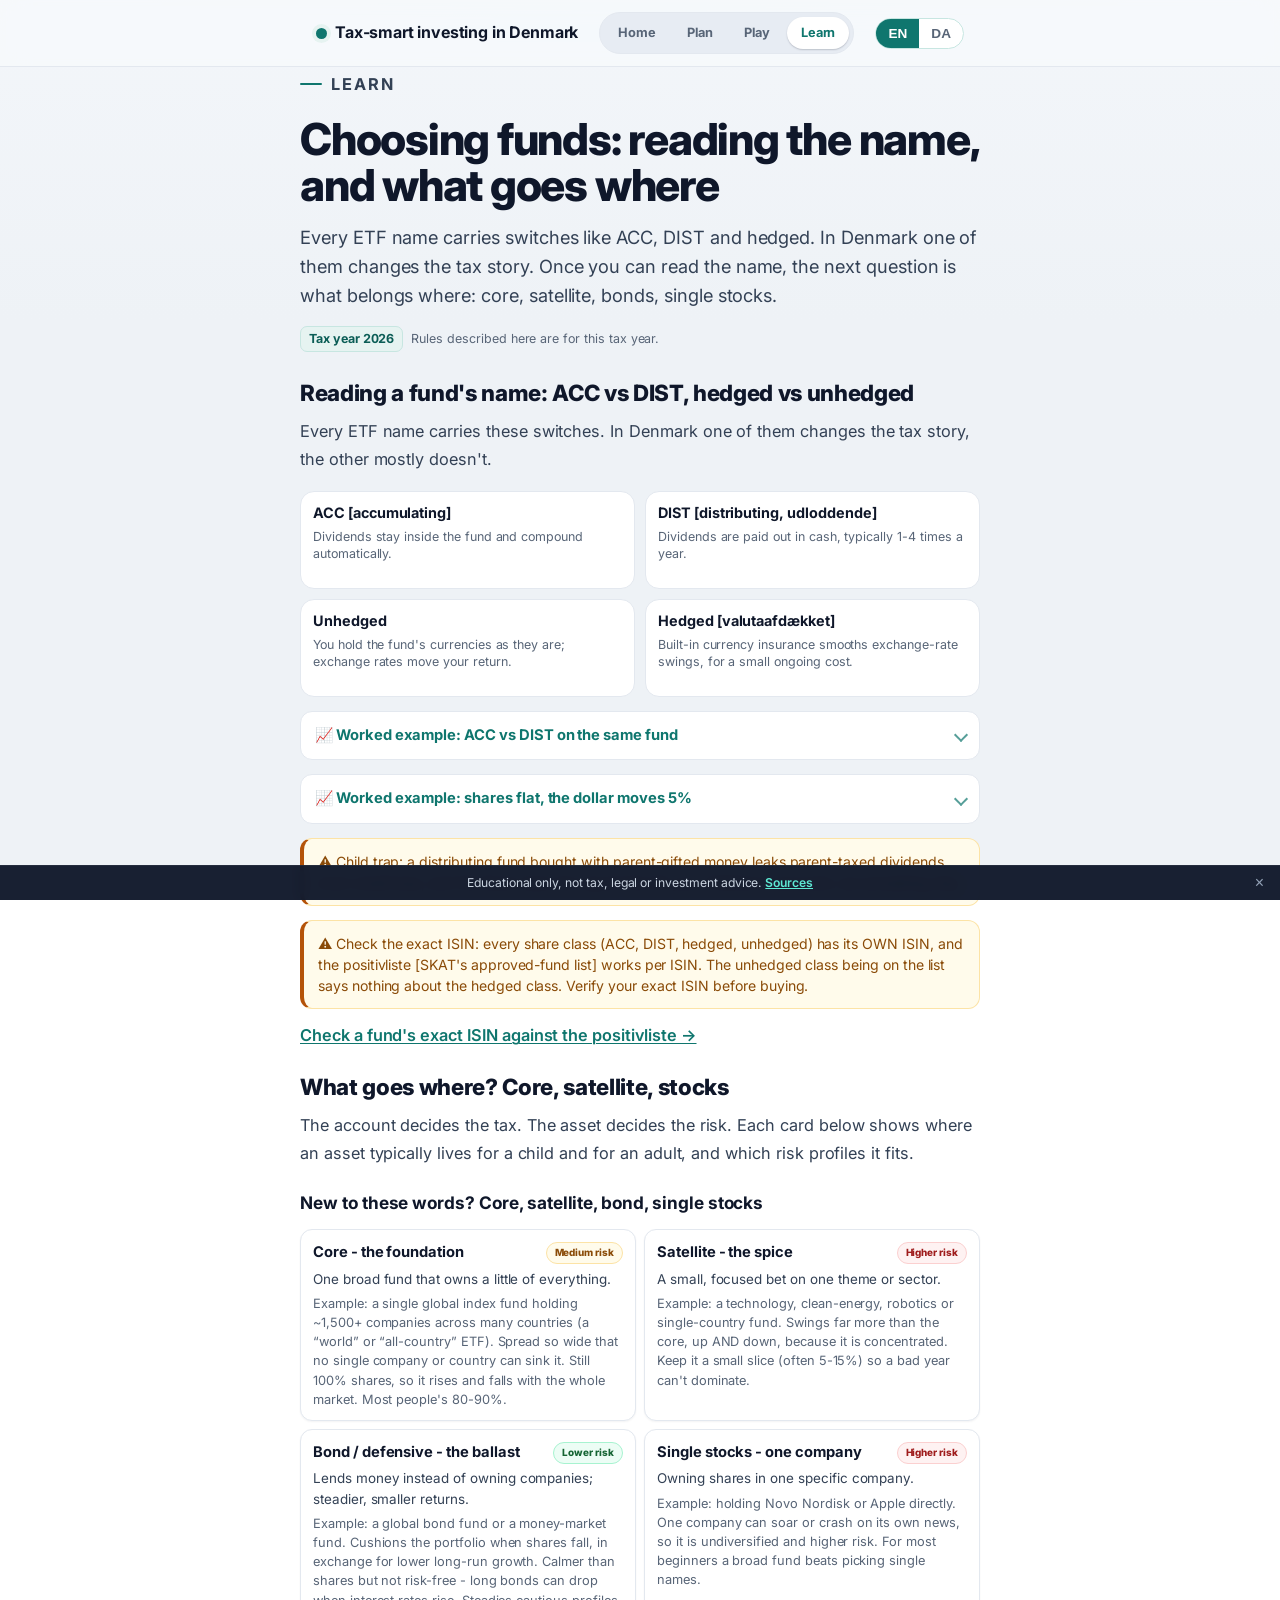
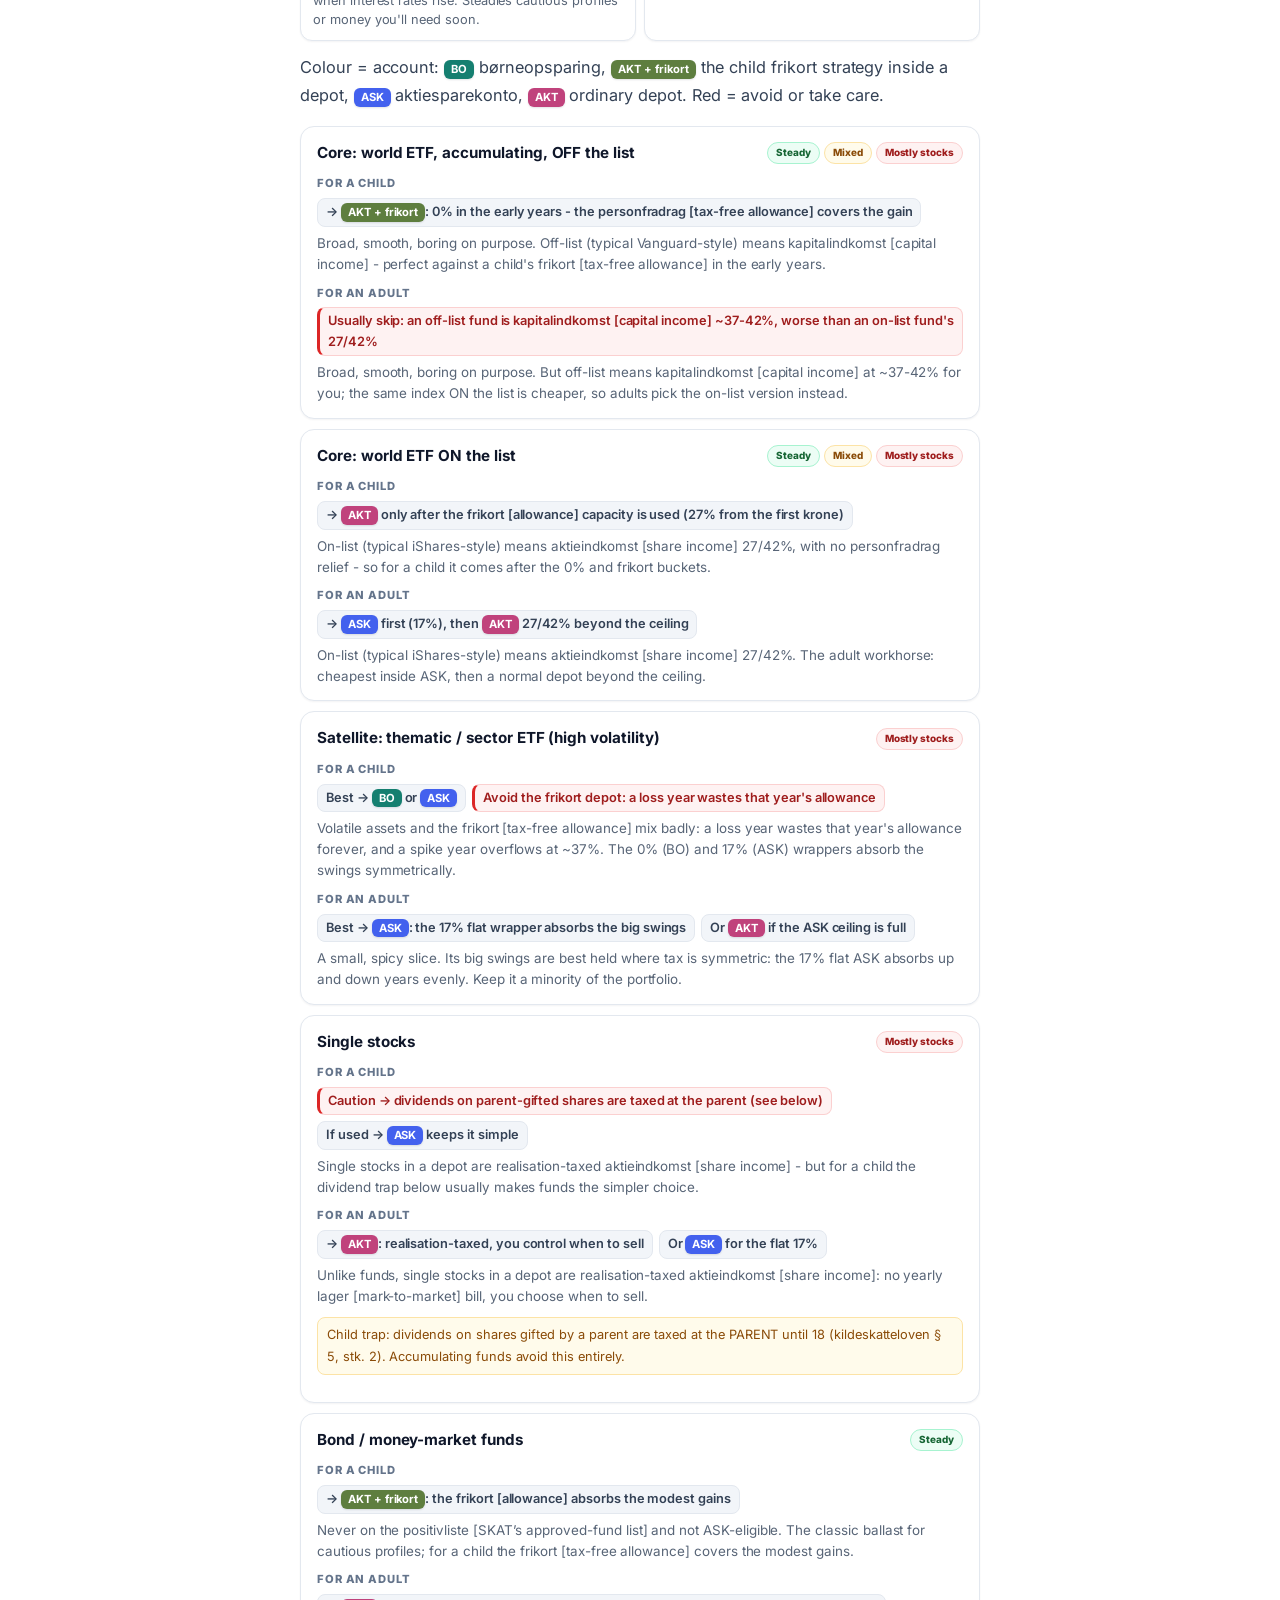
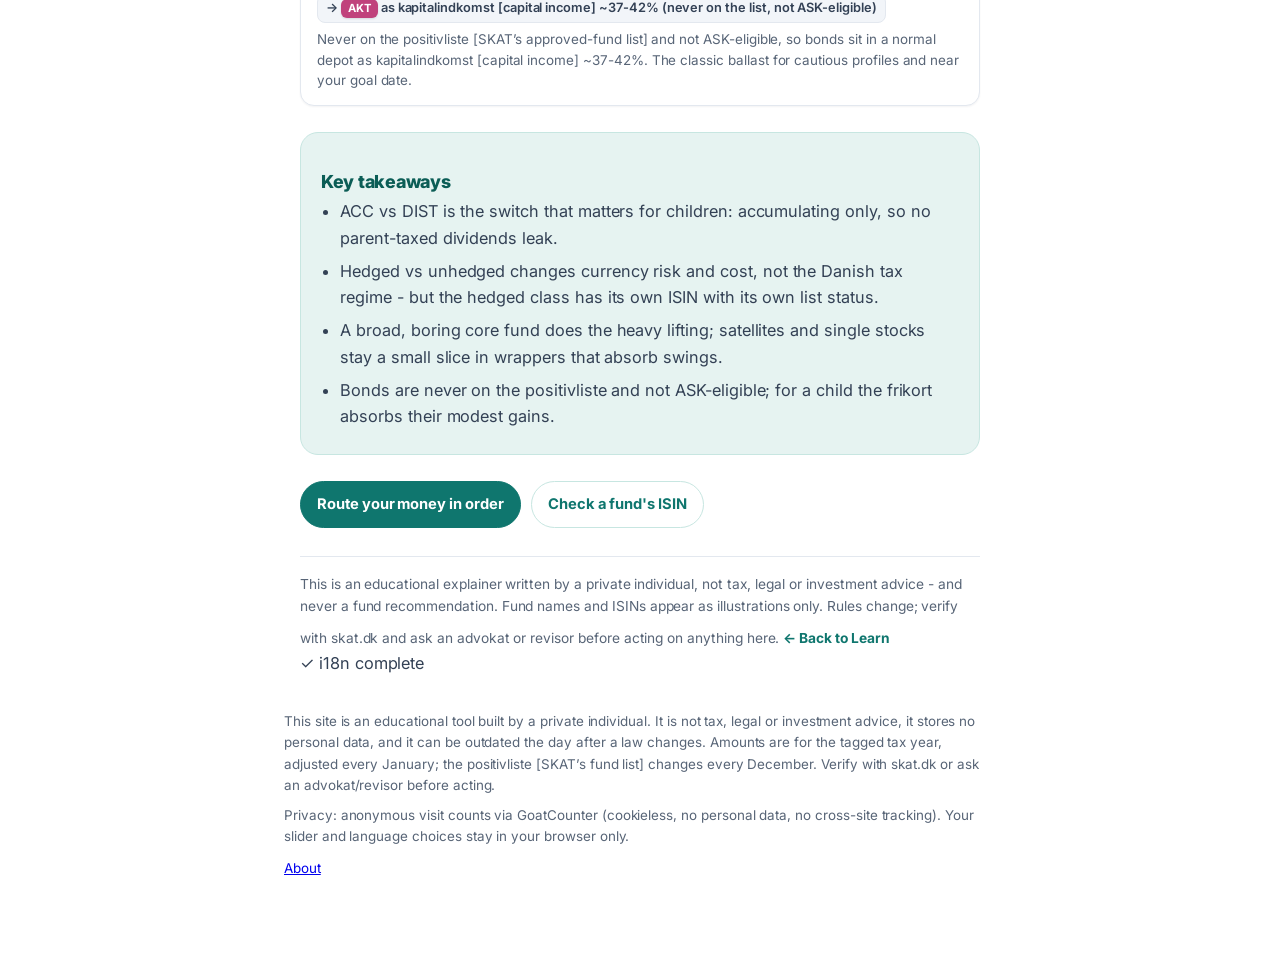
<file: learn-choosing-funds.html>
<!DOCTYPE html>
<html lang="en">
<head>
<meta charset="UTF-8">
<meta name="viewport" content="width=device-width, initial-scale=1.0, viewport-fit=cover">
<meta name="google-site-verification" content="POEGT4Xgr1Z1dqoTiFgU0qpSLAWRngIMXFTod5jhnN0">
<title>Choosing funds: ACC vs DIST, hedged, and what goes where - Tax-smart investing in Denmark</title>
<meta name="description" content="How to read the switches in a fund's name (ACC vs DIST, hedged vs unhedged) and which assets fit which Danish account: core, satellite, bonds, single stocks. Educational only, not advice.">
<meta name="theme-color" content="#EEF2F6">
<link rel="icon" href="data:image/svg+xml,<svg xmlns='http://www.w3.org/2000/svg' viewBox='0 0 100 100'><circle cx='50' cy='50' r='46' fill='%230F766E'/><text x='50' y='66' font-size='44' text-anchor='middle' fill='white' font-family='Arial' font-weight='bold'>kr</text></svg>">
<link rel="preconnect" href="https://fonts.googleapis.com">
<link rel="preconnect" href="https://fonts.gstatic.com" crossorigin>
<link rel="stylesheet" href="https://fonts.googleapis.com/css2?family=Inter:wght@400;500;600;700;800;900&display=swap">
<!-- P0.3 social / SEO meta. If the repo/Pages URL differs, update these absolute URLs + og-image path. -->
<link rel="canonical" href="https://taxsmart-invest-denmark.vercel.app/learn-choosing-funds.html">
<meta property="og:type" content="article">
<meta property="og:site_name" content="Tax-smart investing in Denmark">
<meta property="og:title" content="Choosing funds: ACC vs DIST, hedged, and what goes where">
<meta property="og:description" content="How to read the switches in a fund's name, and which assets fit which Danish account. Educational, not advice.">
<meta property="og:url" content="https://taxsmart-invest-denmark.vercel.app/learn-choosing-funds.html">
<meta property="og:image" content="https://taxsmart-invest-denmark.vercel.app/og-image.png">
<meta property="og:image:width" content="1200">
<meta property="og:image:height" content="630">
<meta property="og:locale" content="en">
<meta property="og:locale:alternate" content="da">
<meta name="twitter:card" content="summary_large_image">
<meta name="twitter:title" content="Choosing funds: ACC vs DIST, hedged, and what goes where">
<meta name="twitter:description" content="How to read the switches in a fund's name, and which assets fit which Danish account.">
<meta name="twitter:image" content="https://taxsmart-invest-denmark.vercel.app/og-image.png">
<script type="application/ld+json">{"@context":"https://schema.org","@type":"Article","headline":"Choosing funds: ACC vs DIST, hedged, and what goes where","inLanguage":["en","da"],"isAccessibleForFree":true,"mainEntityOfPage":"https://taxsmart-invest-denmark.vercel.app/learn-choosing-funds.html","image":"https://taxsmart-invest-denmark.vercel.app/og-image.png","author":{"@type":"Person","name":"Tax-smart investing in Denmark"},"publisher":{"@type":"Organization","name":"Tax-smart investing in Denmark"},"description":"How to read a fund name's switches (ACC/DIST, hedged) and which assets fit which Danish account. Educational, not advice."}</script>
<style>
  /* Page-specific design tokens (the ONE site-wide cool palette). Shared chrome + article
     styles live in css/styles.css, linked LAST. */
  :root{
    --bg:#EEF2F6; --card:#FFFFFF;
    --ink:#0F172A; --ink-2:#334155; --muted:#586577; --muted-2:#64748B;
    --line:#E3E8EF; --line-soft:#EDF1F6; --sunken:#F2F5F9;
    --accent:#0F766E; --accent-strong:#0B5D56; --accent-ink:#0B5D56;
    --accent-soft:#E6F3F1; --accent-line:#C7E6E1;
    --success:#15803D; --success-soft:#ECFDF5; --success-line:#A7F3D0; --success-ink:#166534;
    --warn:#B45309; --warn-soft:#FFFBEB; --warn-line:#FCE3A6; --warn-ink:#8A4B08;
    --danger:#DC2626; --danger-soft:#FEF2F2; --danger-line:#FBD0D0; --danger-ink:#9F1D1D;
    --c-bo:#157F70; --c-fri:#5E7E3F; --c-ask:#4361EE; --c-on:#C0427C;
    --radius:18px; --radius-sm:12px; --radius-lg:22px;
    --shadow-sm:0 1px 2px rgba(15,23,42,.05);
    --shadow:0 1px 2px rgba(15,23,42,.04), 0 6px 16px rgba(15,23,42,.06), 0 14px 34px rgba(15,23,42,.05);
    --shadow-lg:0 2px 4px rgba(15,23,42,.05), 0 14px 30px rgba(15,23,42,.10), 0 30px 64px rgba(15,23,42,.10);
    --space-sec:64px;
    --ease:cubic-bezier(.4,0,.2,1);
  }
  .site-inner{display:flex;align-items:center;justify-content:space-between;padding:12px 16px;max-width:680px;margin:0 auto;gap:8px}
  .brand{display:flex;align-items:center;gap:8px;font-weight:700;font-size:1rem;white-space:nowrap}
  .brand .dot{width:11px;height:11px;border-radius:50%}
  .lang-toggle button{border:0;background:transparent;color:var(--accent);font-weight:700;font-size:.85rem;padding:7px 12px;cursor:pointer;min-width:42px}
  body{
    font-family:'Inter',-apple-system,BlinkMacSystemFont,"Segoe UI",Roboto,"Helvetica Neue",Arial,sans-serif;
    background:
      radial-gradient(1200px 480px at 50% -260px, rgba(15,118,110,.07), transparent 70%),
      linear-gradient(180deg,#F3F6FA 0%, #EEF2F6 320px) fixed;
    color:var(--ink); line-height:1.6; letter-spacing:-.003em; padding-bottom:64px;
    -webkit-font-smoothing:antialiased; -moz-osx-font-smoothing:grayscale; text-rendering:optimizeLegibility;
  }
  .wrap{max-width:744px;margin:0 auto;padding:0 16px}
  .kicker{display:inline-flex;align-items:center;gap:9px;color:var(--accent);font-weight:700;font-size:.76rem;letter-spacing:.12em;text-transform:uppercase;margin:var(--space-sec) 0 6px}
  .kicker::before{content:"";width:22px;height:2px;border-radius:2px;background:var(--accent);display:inline-block}
  h1{font-size:clamp(2.1rem,6vw,2.75rem);font-weight:800;line-height:1.06;letter-spacing:-.028em;color:var(--ink);margin:0 0 14px}
  .testbadge{font-size:.75rem;color:var(--muted);margin-top:24px}
  .testbadge.fail{color:var(--danger);font-weight:700}
  section{scroll-margin-top:88px}
  :target{scroll-margin-top:88px}

  /* ---------- fund-name switch cards (details.acct recipe from the old index) ---------- */
  .primer{display:grid;grid-template-columns:1fr 1fr;gap:10px;margin:14px 0 4px}
  @media(max-width:520px){.primer{grid-template-columns:1fr}}
  details.acct{border:1px solid var(--line);border-radius:14px;background:#fff;overflow:hidden;transition:border-color .18s var(--ease),box-shadow .18s var(--ease)}
  details.acct:hover{border-color:#C4CFDC;box-shadow:var(--shadow-sm)}
  details.acct[open]{border-color:var(--accent);box-shadow:inset 0 0 0 1px var(--accent)}
  details.acct summary{list-style:none;cursor:pointer;padding:12px;display:flex;flex-direction:column;gap:6px;min-height:96px}
  details.acct summary::-webkit-details-marker{display:none}
  details.acct summary b{font-size:.9rem;line-height:1.25}
  details.acct summary .one{font-size:.78rem;color:var(--muted);line-height:1.4}
  details.acct .more{padding:10px 12px 12px;font-size:.84rem;color:var(--ink-2);border-top:1px dashed var(--line);line-height:1.55}
  details.acct .ftex{margin:0 12px 12px;font-size:.8rem;color:var(--ink-2);background:var(--sunken);border:1px solid var(--line);border-radius:8px;padding:8px 10px;line-height:1.5}

  /* ---------- worked-example disclosures ---------- */
  details.adv{border:1px solid var(--line);border-radius:var(--radius-sm);background:#fff;margin-top:14px;overflow:hidden;transition:border-color .18s var(--ease)}
  details.adv:hover{border-color:#CDD7E2}
  details.adv>summary{list-style:none;cursor:pointer;padding:12px 14px;font-size:.92rem;font-weight:700;color:var(--accent);position:relative;padding-right:28px}
  details.adv>summary::-webkit-details-marker{display:none}
  details.adv>summary::after{content:"";position:absolute;right:13px;top:calc(50% - 5px);width:8px;height:8px;border-right:2px solid currentColor;border-bottom:2px solid currentColor;transform:rotate(45deg);transition:transform .2s;opacity:.7}
  details.adv[open]>summary::after{transform:rotate(-135deg)}
  details.adv[open]>summary{border-bottom:1px solid var(--line)}
  .adv-body{padding:8px 14px 14px}
  .fxex .fxs{font-size:.9rem;color:var(--muted);margin:6px 0 8px}
  .fxrow{padding:9px 0;border-top:1px dashed var(--line)}
  .fxrow:first-of-type{border-top:0}
  .fxrow .fxcase{display:block;font-weight:700;font-size:.9rem;margin-bottom:6px;color:var(--ink)}
  .fxouts{display:flex;flex-wrap:wrap;gap:8px}
  .fxouts .fxout{flex:1;min-width:200px;font-size:.88rem;background:var(--sunken);border-radius:8px;padding:8px 10px;color:var(--ink-2)}
  .fxouts .fxout b{display:block;color:var(--accent);font-size:.8rem;letter-spacing:.02em;margin-bottom:2px}
  .fxnote{font-size:.88rem;color:var(--muted);margin-top:10px;line-height:1.55}

  /* ---------- trap warnings ---------- */
  .ftwarn{background:var(--warn-soft);border:1px solid var(--warn-line);border-left:4px solid var(--warn);border-radius:12px;color:var(--warn-ink);padding:12px 14px;line-height:1.5;font-size:.88rem;margin-top:14px}

  /* ---------- concept explainers ---------- */
  .concept-grid{display:grid;grid-template-columns:1fr;gap:8px;margin:12px 0}
  @media(min-width:560px){.concept-grid{grid-template-columns:1fr 1fr}}
  .concept{background:#fff;border:1px solid var(--line);border-radius:12px;padding:11px 12px;box-shadow:var(--shadow-sm)}
  .concept .defhead{display:flex;align-items:center;justify-content:space-between;gap:6px;margin-bottom:4px}
  .concept .defhead b{font-size:.92rem;color:var(--ink)}
  .concept .one{font-size:.84rem;color:var(--ink-2);margin:0 0 5px;line-height:1.5}
  .concept .ex{font-size:.8rem;color:var(--muted);line-height:1.5;margin:0}
  .rbadge{font-size:.62rem;font-weight:800;padding:2px 8px;border-radius:999px;white-space:nowrap;flex:none}
  .rbadge.r-low{background:var(--success-soft);color:var(--success-ink);border:1px solid var(--success-line)}
  .rbadge.r-med{background:var(--warn-soft);color:var(--warn-ink);border:1px solid var(--warn-line)}
  .rbadge.r-high{background:var(--danger-soft);color:var(--danger-ink);border:1px solid var(--danger-line)}

  /* ---------- asset map cards ---------- */
  .assets{display:flex;flex-direction:column;gap:10px;margin:12px 0}
  .asset{border:1px solid var(--line);border-radius:14px;background:#fff;padding:14px 16px;box-shadow:var(--shadow-sm)}
  .asset .top{display:flex;align-items:center;gap:8px;flex-wrap:wrap;margin-bottom:4px}
  .asset .nm{font-weight:700;font-size:.95rem;flex:1;min-width:140px;color:var(--ink)}
  .asset .fitbands{display:flex;gap:4px;flex-wrap:wrap}
  .asset .wholab{display:block;font-size:.7rem;font-weight:800;letter-spacing:.08em;text-transform:uppercase;color:var(--muted-2);margin:10px 0 5px}
  .asset .homes{display:flex;gap:6px;flex-wrap:wrap;font-size:.8rem}
  .asset .homes span.home{background:var(--sunken);border:1px solid var(--line);color:var(--ink-2);border-radius:8px;padding:3px 8px;font-weight:600}
  .asset .homes .home.h-warn{background:var(--danger-soft);border:1px solid var(--danger-line);border-left:3px solid var(--danger);color:var(--danger-ink)}
  .asset .why{font-size:.84rem;color:var(--muted);margin:6px 0 0;line-height:1.55}
  .asset .warn{font-size:.8rem;color:var(--warn-ink);background:var(--warn-soft);border:1px solid var(--warn-line);border-radius:8px;padding:6px 9px;margin-top:10px}
  .atag{display:inline-block;padding:1px 7px;border-radius:6px;color:#fff;font-weight:700;font-size:.7rem;line-height:1.5;font-style:normal;box-shadow:0 1px 2px rgba(15,23,42,.12)}
  .atag.t-bo{background:var(--c-bo)} .atag.t-fri{background:var(--c-fri)} .atag.t-ask{background:var(--c-ask)} .atag.t-on{background:var(--c-on)}
  .amLegend{font-size:.84rem;color:var(--muted);line-height:1.6;margin:0 0 4px}
</style>
<!-- Shared site-shell chrome + Learn article styles. Linked LAST so the cascade order is preserved exactly. -->
<link rel="stylesheet" href="css/styles.css?v=10">
<!-- Shared header/footer markup, single-sourced in js/shell.js. Loaded synchronously so the placeholders below inject during parse (no layout shift / FOUC). -->
<script src="js/shell.js?v=10"></script>
</head>
<body data-page="learn">
<div id="site-header"></div><script>Shell.header()</script>

<main class="wrap" id="main" tabindex="-1" role="main">
<article class="article">
  <p class="kicker" data-i18n="art_cf_kicker">Learn</p>
  <h1 data-i18n="art_cf_h1">Choosing funds: reading the name, and what goes where</h1>
  <p class="art-lead" data-i18n="art_cf_lead">Every ETF name carries switches like ACC, DIST and hedged. In Denmark one of them changes the tax story. Once you can read the name, the next question is what belongs where: core, satellite, bonds, single stocks.</p>
  <p class="art-verified"><span class="art-yeartag" data-i18n="art_cf_taxyear">Tax year 2026</span> <span data-i18n="art_cf_verifiedNote">Rules described here are for this tax year.</span></p>

  <!-- ====== FUND NAME TERMS (first: a beginner meets the name before the portfolio) ====== -->
  <section id="fundterms" aria-labelledby="ftTitle">
    <h2 id="ftTitle" data-i18n="ftTitle">Reading a fund's name: ACC vs DIST, hedged vs unhedged</h2>
    <p data-i18n="ftSub">Every ETF name carries these switches. In Denmark one of them changes the tax story, the other mostly doesn't.</p>
    <div class="primer">
      <details class="acct">
        <summary><b data-i18n="ft_accT">ACC [accumulating]</b><span class="one" data-i18n="ft_acc1">Dividends stay inside the fund and compound automatically.</span></summary>
        <div class="more" data-i18n="ft_accM">Nothing is paid out, so there is no dividend to tax separately: everything lands in the yearly value gain (lager). For children this is the safe construction: no payout means nothing for the parent-attribution rule to catch.</div>
        <div class="ftex" data-i18n="ft_accEx"></div>
      </details>
      <details class="acct">
        <summary><b data-i18n="ft_distT">DIST [distributing, udloddende]</b><span class="one" data-i18n="ft_dist1">Dividends are paid out in cash, typically 1-4 times a year.</span></summary>
        <div class="more" data-i18n="ft_distM">For adults the dividend is just part of the same income type, but you must reinvest it yourself. For children, dividends on parent-gifted money are taxed at the PARENT until age 18 (kildeskatteloven § 5, stk. 2). Special case: Danish distributing equity funds (IMB) are realisation-taxed aktieindkomst [share income], a different regime from ETFs.</div>
        <div class="ftex" data-i18n="ft_distEx"></div>
      </details>
      <details class="acct">
        <summary><b data-i18n="ft_unhT">Unhedged</b><span class="one" data-i18n="ft_unh1">You hold the fund's currencies as they are; exchange rates move your return.</span></summary>
        <div class="more" data-i18n="ft_unhM">For long equity horizons many investors accept currency swings: they tend to even out over decades, and DKK is pegged to EUR, so EUR exposure behaves almost like DKK. Hedging or not has no effect on the Danish tax regime.</div>
        <div class="ftex" data-i18n="ft_unhEx"></div>
      </details>
      <details class="acct">
        <summary><b data-i18n="ft_hedT">Hedged [valutaafdækket]</b><span class="one" data-i18n="ft_hed1">Built-in currency insurance smooths exchange-rate swings, for a small ongoing cost.</span></summary>
        <div class="more" data-i18n="ft_hedM">Mostly relevant for bond funds, where currency noise can swamp the modest return. Hedging costs roughly 0.1-0.3% per year on top of the ÅOP. It does NOT change the tax regime, but see the ISIN warning below.</div>
        <div class="ftex" data-i18n="ft_hedEx"></div>
      </details>
    </div>

    <details class="adv">
      <summary data-i18n="adExH">📈 Worked example: ACC vs DIST on the same fund</summary>
      <div class="adv-body fxex">
        <p class="fxs" data-i18n="adExS">A world fund returns about 7% in a year: roughly 5% price growth and 2% dividends. Say you hold 100,000 kr.</p>
        <div class="fxouts">
          <div class="fxout"><b>ACC (accumulating)</b><span data-i18n="adAcc">Nothing is paid out. The full ~7,000 kr (5,000 growth + 2,000 dividends) stays in the fund and compounds. A child is taxed on the yearly gain as the child, so the frikort can absorb it; nothing to reinvest, nothing to self-declare.</span></div>
          <div class="fxout"><b>DIST (distributing)</b><span data-i18n="adDist">About 2,000 kr is paid to you as cash. For an adult it is the same tax, but you must reinvest the 2,000 kr yourself or it sits idle. For a child whose money was gifted by a parent, that 2,000 kr is taxed at the PARENT until age 18 (kildeskatteloven § 5, stk. 2), and the bank does not report it, so you must self-declare.</span></div>
        </div>
        <p class="fxnote" data-i18n="adExNote">For a child, accumulating avoids a parent tax bill and the paperwork; for an adult it saves the manual reinvesting. That is why children's accounts use accumulating funds only.</p>
      </div>
    </details>
    <details class="adv">
      <summary data-i18n="fxExH">📈 Worked example: shares flat, the dollar moves 5%</summary>
      <div class="adv-body fxex">
        <p class="fxs" data-i18n="fxExS">You put 10,000 kr in a world fund and over the year the shares themselves go nowhere (0%). Only the dollar moves against the krone.</p>
        <div class="fxrow">
          <span class="fxcase" data-i18n="fxCase1">If the dollar rises 5%</span>
          <div class="fxouts">
            <div class="fxout"><b>Unhedged</b><span data-i18n="fxU1">+5%, ends at 10,500 kr (you ride the currency up)</span></div>
            <div class="fxout"><b>Hedged</b><span data-i18n="fxH1">about 0% minus the hedge fee, 9,980 kr</span></div>
          </div>
        </div>
        <div class="fxrow">
          <span class="fxcase" data-i18n="fxCase2">If the dollar falls 5%</span>
          <div class="fxouts">
            <div class="fxout"><b>Unhedged</b><span data-i18n="fxU2">-5%, ends at 9,500 kr (you ride the currency down)</span></div>
            <div class="fxout"><b>Hedged</b><span data-i18n="fxH2">about 0% minus the hedge fee, 9,980 kr</span></div>
          </div>
        </div>
        <p class="fxnote" data-i18n="fxExNote">Hedged hands you the same result either way: it removes the swing, up and down, for a small certain cost (~0.1-0.3% a year, about 0.2% here). Over a long stock horizon these moves tend to even out, so many investors skip hedging on shares. On bonds, where the return is small, currency noise can swamp it, so hedging is more common there.</p>
      </div>
    </details>
    <div class="ftwarn" data-i18n="ftTrap1">⚠ Child trap: a distributing fund bought with parent-gifted money leaks parent-taxed dividends, even small ones, and the bank does not report this for you. Children's accounts: accumulating only.</div>
    <div class="ftwarn" data-i18n="ftTrap2">⚠ Check the exact ISIN: every share class (ACC, DIST, hedged, unhedged) has its OWN ISIN, and the positivliste works per ISIN. The unhedged class being on the list says nothing about the hedged class. Verify your exact ISIN before buying.</div>
    <p style="margin-top:12px"><a href="check.html" data-i18n="art_cf_checkLink">Check a fund's exact ISIN against the positivliste →</a></p>
  </section>

  <!-- ====== ASSET MAP ====== -->
  <section id="assetmap" aria-labelledby="amTitle">
    <h2 id="amTitle" data-i18n="amTitle">What goes where? Core, satellite, stocks</h2>
    <p data-i18n="art_cf_amSub">The account decides the tax. The asset decides the risk. Each card below shows where an asset typically lives for a child and for an adult, and which risk profiles it fits.</p>
    <h3 data-i18n="defTitle">New to these words? Core, satellite, bond, single stocks</h3>
    <div class="concept-grid" id="concepts"></div>
    <p class="amLegend" id="amLegend"></p>
    <div class="assets" id="assets"></div>
  </section>

  <div class="takeaways">
    <h2 data-i18n="art_cf_ta_h">Key takeaways</h2>
    <ul>
      <li data-i18n="art_cf_ta1">ACC vs DIST is the switch that matters for children: accumulating only, so no parent-taxed dividends leak.</li>
      <li data-i18n="art_cf_ta2">Hedged vs unhedged changes currency risk and cost, not the Danish tax regime - but the hedged class has its own ISIN with its own list status.</li>
      <li data-i18n="art_cf_ta3">A broad, boring core fund does the heavy lifting; satellites and single stocks stay a small slice in wrappers that absorb swings.</li>
      <li data-i18n="art_cf_ta4">Bonds are never on the positivliste and not ASK-eligible; for a child the frikort absorbs their modest gains.</li>
    </ul>
  </div>

  <div class="art-cta">
    <a class="primary" href="plan.html" data-i18n="art_cf_cta_router">Route your money in order</a>
    <a href="check.html" data-i18n="art_cf_cta_check">Check a fund's ISIN</a>
  </div>

  <div class="art-foot">
    <span data-i18n="art_cf_disc">This is an educational explainer written by a private individual, not tax, legal or investment advice - and never a fund recommendation. Fund names and ISINs appear as illustrations only. Rules change; verify with skat.dk and ask an advokat or revisor before acting on anything here.</span>
    <a class="back" href="learn.html" data-i18n="art_cf_back">← Back to Learn</a>
  </div>

  <p class="testbadge" id="testbadge" role="status" aria-live="polite"></p>
</article>
</main>

<div id="site-footer"></div><script>Shell.footer()</script>

<!-- TAX_YEAR_CONFIG supplies the year tag; no tax engine (js/tax.js) is needed on this page. -->
<script src="js/config.js?v=10"></script>
<script src="js/i18n.js?v=10"></script>
<script src="js/article-choosing-funds.js?v=10"></script>
<script data-goatcounter="https://ashu1309p.goatcounter.com/count" async src="//gc.zgo.at/count.js"></script>
</body>
</html>
</file>
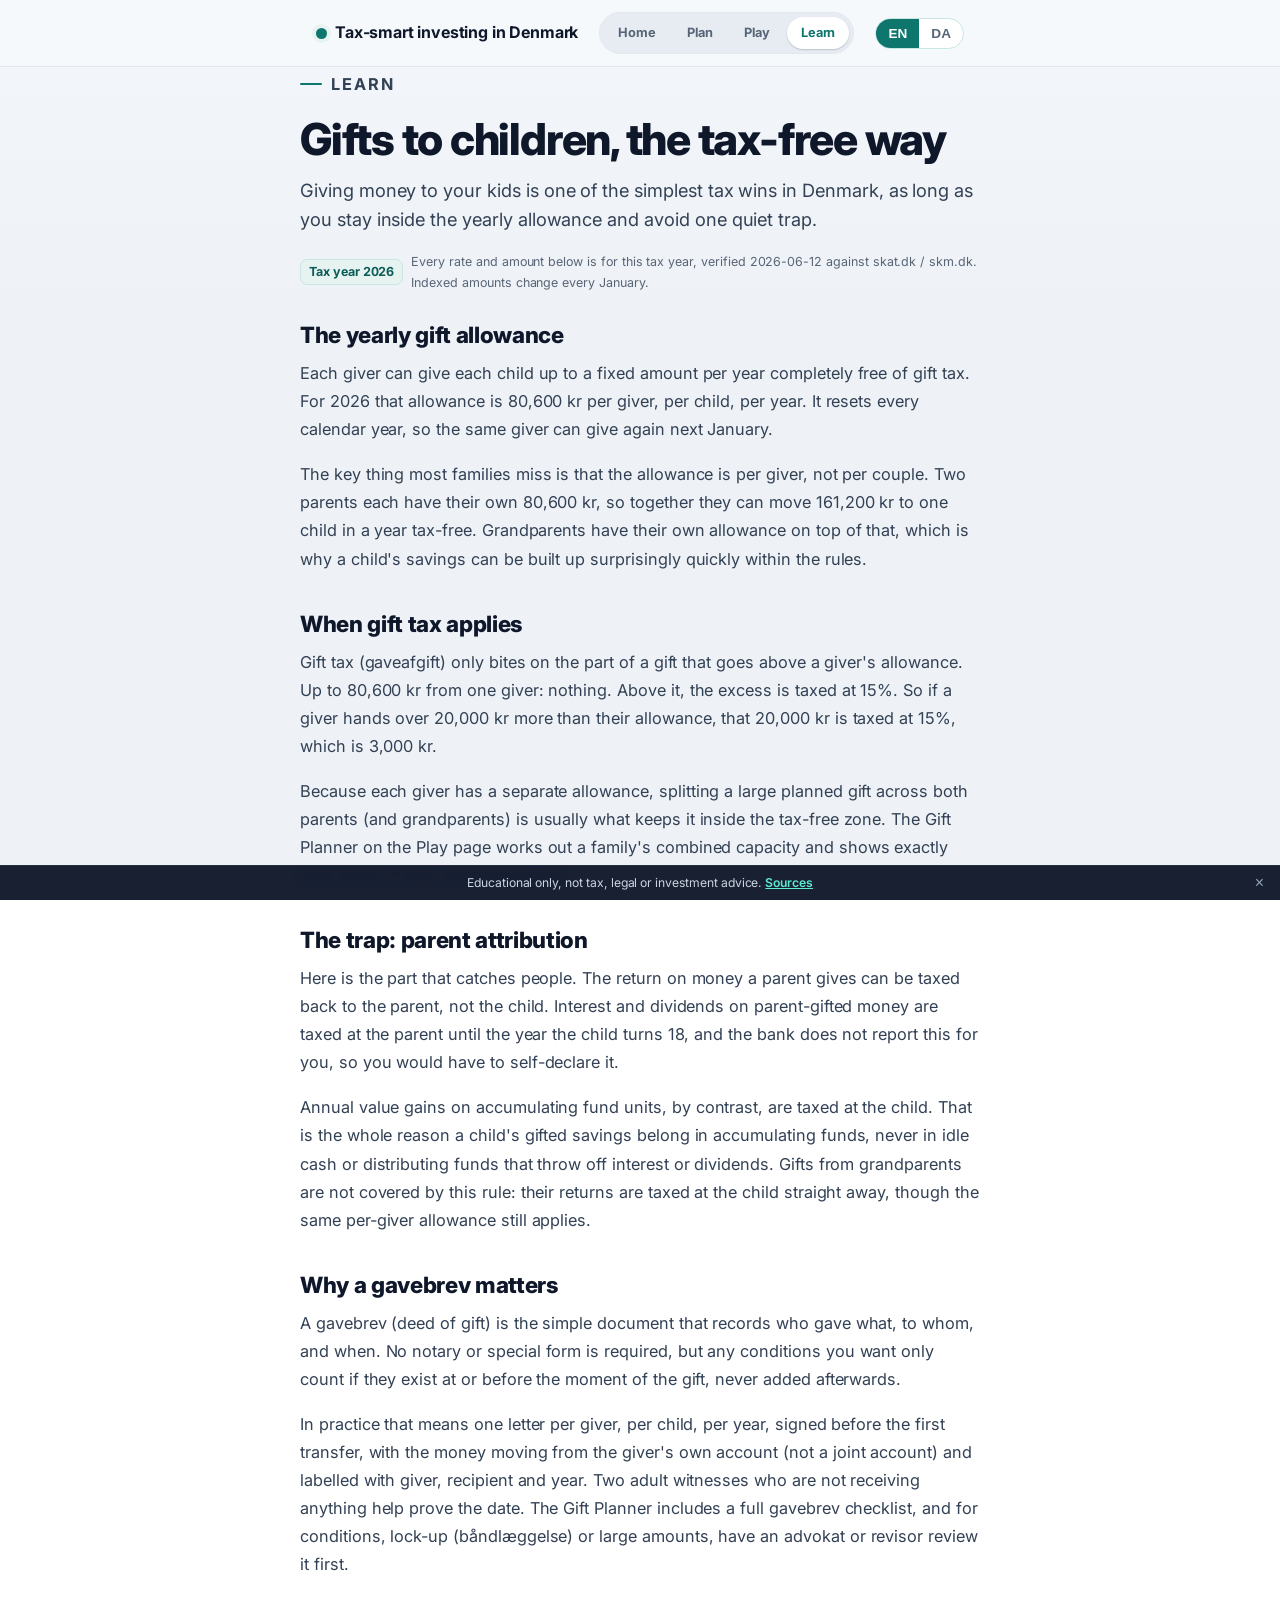
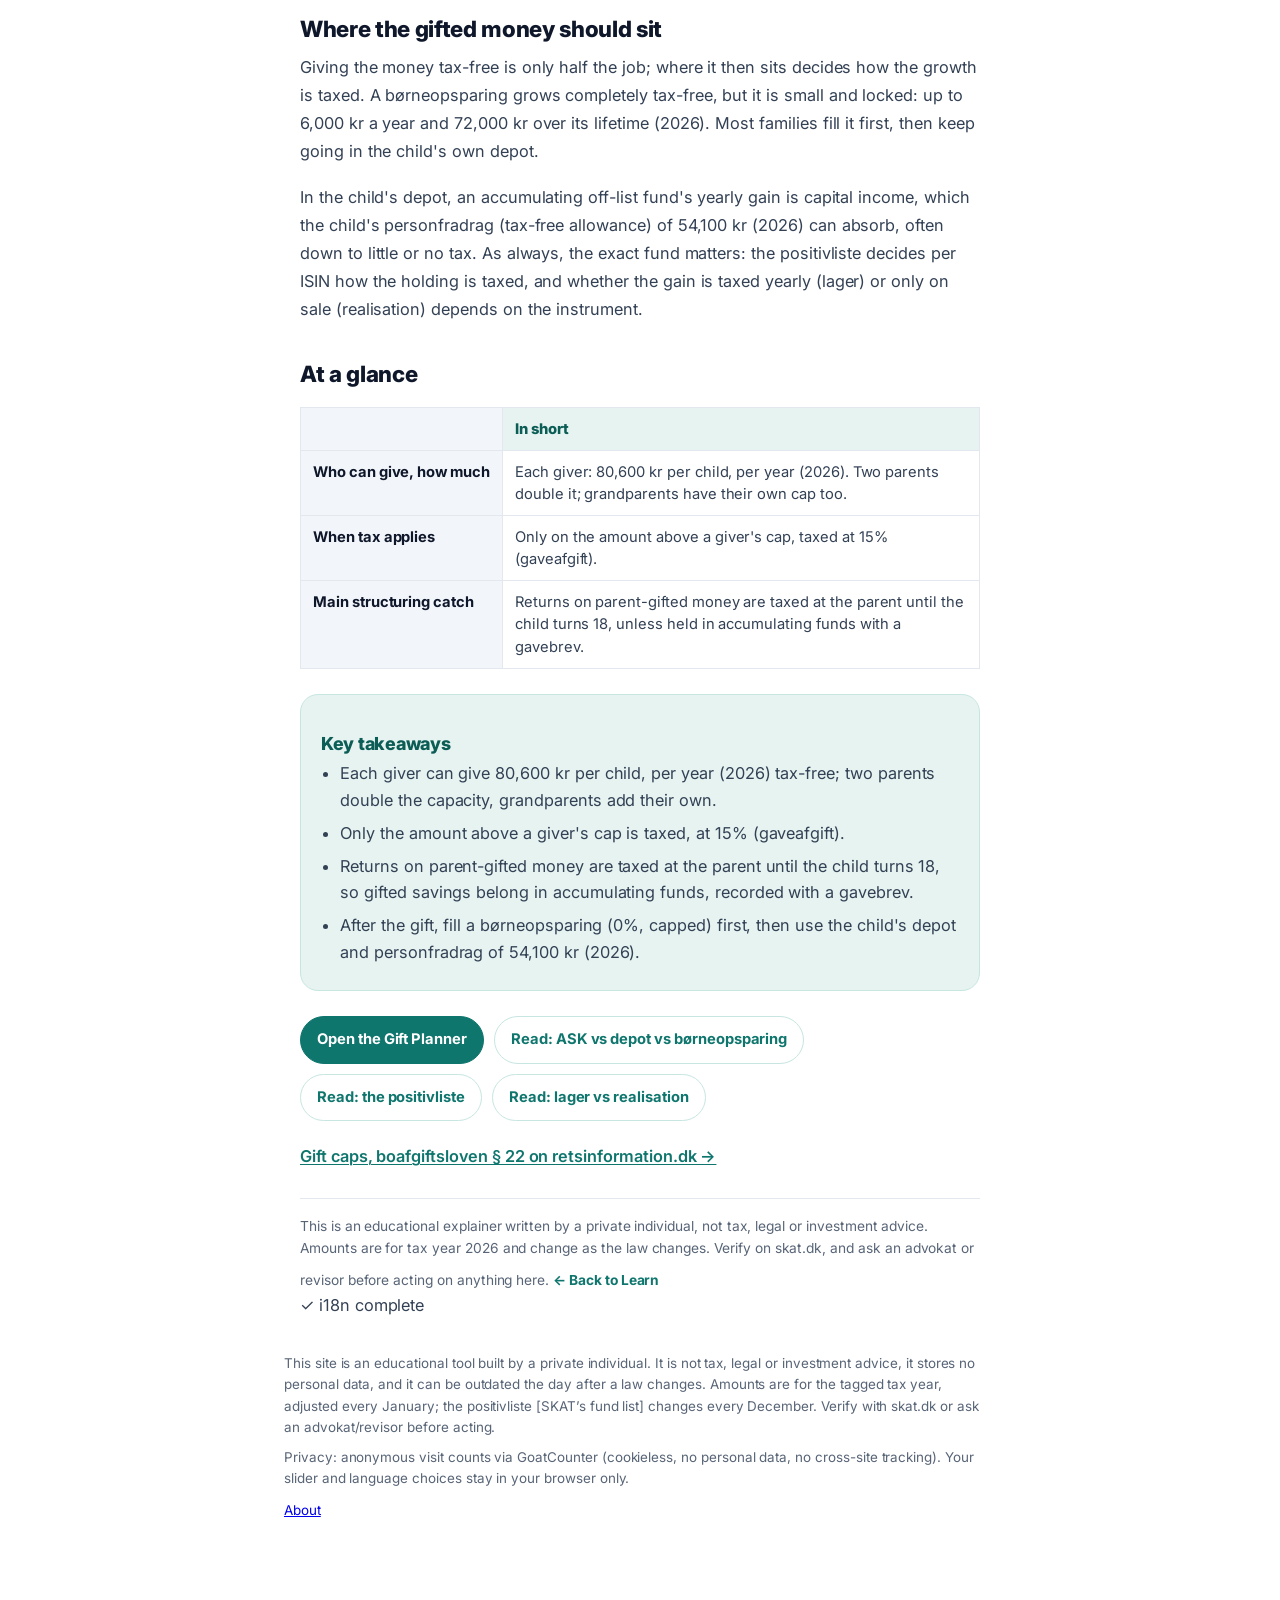
<file: learn-gifts-to-children.html>
<!DOCTYPE html>
<html lang="en">
<head>
<meta charset="UTF-8">
<meta name="viewport" content="width=device-width, initial-scale=1.0, viewport-fit=cover">
<meta name="google-site-verification" content="POEGT4Xgr1Z1dqoTiFgU0qpSLAWRngIMXFTod5jhnN0">
<title>Gifts to children - Tax-smart investing in Denmark</title>
<meta name="description" content="How gifts to children are taxed in Denmark: the yearly allowance per giver, when gift tax applies, the parent-attribution trap, the role of a gavebrev, and where the money should sit. Educational only, not advice.">
<meta name="theme-color" content="#EEF2F6">
<link rel="icon" href="data:image/svg+xml,<svg xmlns='http://www.w3.org/2000/svg' viewBox='0 0 100 100'><circle cx='50' cy='50' r='46' fill='%230F766E'/><text x='50' y='66' font-size='44' text-anchor='middle' fill='white' font-family='Arial' font-weight='bold'>kr</text></svg>">
<link rel="preconnect" href="https://fonts.googleapis.com">
<link rel="preconnect" href="https://fonts.gstatic.com" crossorigin>
<link rel="stylesheet" href="https://fonts.googleapis.com/css2?family=Inter:wght@400;500;600;700;800;900&display=swap">
<!-- P0.3 social / SEO meta. If the repo/Pages URL differs, update these absolute URLs + og-image path. -->
<link rel="canonical" href="https://taxsmart-invest-denmark.vercel.app/learn-gifts-to-children.html">
<meta property="og:type" content="article">
<meta property="og:site_name" content="Tax-smart investing in Denmark">
<meta property="og:title" content="Gifts to children: the tax-free way, and the trap">
<meta property="og:description" content="The yearly gift allowance per giver, when gift tax applies, and the parent-attribution rule that decides whether the child or the parent is taxed.">
<meta property="og:url" content="https://taxsmart-invest-denmark.vercel.app/learn-gifts-to-children.html">
<meta property="og:image" content="https://taxsmart-invest-denmark.vercel.app/og-image.png">
<meta property="og:image:width" content="1200">
<meta property="og:image:height" content="630">
<meta property="og:locale" content="en">
<meta property="og:locale:alternate" content="da">
<meta name="twitter:card" content="summary_large_image">
<meta name="twitter:title" content="Gifts to children: the tax-free way, and the trap">
<meta name="twitter:description" content="The yearly gift allowance, gift tax, and the parent-attribution rule in Denmark.">
<meta name="twitter:image" content="https://taxsmart-invest-denmark.vercel.app/og-image.png">
<script type="application/ld+json">{"@context":"https://schema.org","@type":"Article","headline":"Gifts to children: the tax-free way, and the trap","inLanguage":["en","da"],"isAccessibleForFree":true,"mainEntityOfPage":"https://taxsmart-invest-denmark.vercel.app/learn-gifts-to-children.html","image":"https://taxsmart-invest-denmark.vercel.app/og-image.png","author":{"@type":"Person","name":"Tax-smart investing in Denmark"},"publisher":{"@type":"Organization","name":"Tax-smart investing in Denmark"},"description":"How gifts to children are taxed in Denmark: the yearly allowance, gift tax, parent attribution, and the gavebrev. Educational, not advice."}</script>
<style>
  /* Page-specific design tokens (same Nordic-fintech token set as index/play/learn, so the
     shared chrome + Learn article styles in css/styles.css resolve to identical values).
     Shared rules live in css/styles.css, linked LAST. */
  :root{
    --bg:#EEF2F6; --card:#FFFFFF;
    --ink:#0F172A; --ink-2:#334155; --muted:#586577; --muted-2:#64748B;
    --line:#E3E8EF; --line-soft:#EDF1F6; --sunken:#F2F5F9;
    --accent:#0F766E; --accent-strong:#0B5D56; --accent-ink:#0B5D56;
    --accent-soft:#E6F3F1; --accent-line:#C7E6E1;
    --success:#15803D; --success-soft:#ECFDF5; --success-line:#A7F3D0; --success-ink:#166534;
    --warn:#B45309; --warn-soft:#FFFBEB; --warn-line:#FCE3A6; --warn-ink:#8A4B08;
    --danger:#DC2626; --danger-soft:#FEF2F2; --danger-line:#FBD0D0; --danger-ink:#9F1D1D;
    --radius:18px; --radius-sm:12px; --radius-lg:22px;
    --shadow-sm:0 1px 2px rgba(15,23,42,.05);
    --shadow:0 1px 2px rgba(15,23,42,.04), 0 6px 16px rgba(15,23,42,.06), 0 14px 34px rgba(15,23,42,.05);
    --shadow-lg:0 2px 4px rgba(15,23,42,.05), 0 14px 30px rgba(15,23,42,.10), 0 30px 64px rgba(15,23,42,.10);
    --space-sec:64px;
    --ease:cubic-bezier(.4,0,.2,1);
  }
  .site-inner{display:flex;align-items:center;justify-content:space-between;padding:12px 16px;max-width:680px;margin:0 auto;gap:8px}
  .brand{display:flex;align-items:center;gap:8px;font-weight:700;font-size:1rem;white-space:nowrap}
  .brand .dot{width:11px;height:11px;border-radius:50%}
  .lang-toggle button{border:0;background:transparent;color:var(--accent);font-weight:700;font-size:.85rem;padding:7px 12px;cursor:pointer;min-width:42px}
  body{
    font-family:'Inter',-apple-system,BlinkMacSystemFont,"Segoe UI",Roboto,"Helvetica Neue",Arial,sans-serif;
    background:
      radial-gradient(1200px 480px at 50% -260px, rgba(15,118,110,.07), transparent 70%),
      linear-gradient(180deg,#F3F6FA 0%, #EEF2F6 320px) fixed;
    color:var(--ink); line-height:1.6; letter-spacing:-.003em; padding-bottom:64px;
    -webkit-font-smoothing:antialiased; -moz-osx-font-smoothing:grayscale; text-rendering:optimizeLegibility;
  }
  .wrap{max-width:744px;margin:0 auto;padding:0 16px}
  .kicker{display:inline-flex;align-items:center;gap:9px;color:var(--accent);font-weight:700;font-size:.76rem;letter-spacing:.12em;text-transform:uppercase;margin:var(--space-sec) 0 6px}
  .kicker::before{content:"";width:22px;height:2px;border-radius:2px;background:var(--accent);display:inline-block}
  h1{font-size:clamp(2.1rem,6vw,2.75rem);font-weight:800;line-height:1.06;letter-spacing:-.028em;color:var(--ink);margin:0 0 14px}
  .testbadge{font-size:.75rem;color:var(--muted);margin-top:24px}
  .testbadge.fail{color:var(--danger);font-weight:700}
</style>
<!-- Shared site-shell chrome + Learn library/article styles. Linked LAST so the cascade order is preserved exactly. -->
<link rel="stylesheet" href="css/styles.css?v=10">
<!-- Shared header/footer markup, single-sourced in js/shell.js. Loaded synchronously so the placeholders below inject during parse (no layout shift / FOUC). -->
<script src="js/shell.js?v=10"></script>
</head>
<body data-page="learn">
<div id="site-header"></div><script>Shell.header()</script>

<main class="wrap" id="main" tabindex="-1" role="main">
<article class="article">
  <p class="kicker" data-i18n="art_gift_kicker">Learn</p>
  <h1 data-i18n="art_gift_h1">Gifts to children, the tax-free way</h1>
  <p class="art-lead" data-i18n="art_gift_lead">Giving money to your kids is one of the simplest tax wins in Denmark, as long as you stay inside the yearly allowance and avoid one quiet trap.</p>
  <p class="art-verified"><span class="art-yeartag" data-i18n="art_gift_taxyear">Tax year 2026</span> <span data-i18n="art_gift_verifiedNote">Every rate and amount below is for this tax year.</span></p>

  <h2 data-i18n="art_gift_h2_cap">The yearly gift allowance</h2>
  <p data-i18n="art_gift_cap_p1">Each giver can give each child up to a fixed amount per year completely free of gift tax. For 2026 that allowance is 80,600 kr per giver, per child, per year. It resets every calendar year, so the same giver can give again next January.</p>
  <p data-i18n="art_gift_cap_p2">The key thing most families miss is that the allowance is per giver, not per couple. Two parents each have their own 80,600 kr, so together they can move 161,200 kr to one child in a year tax-free. Grandparents have their own allowance on top of that, which is why a child's savings can be built up surprisingly quickly within the rules.</p>

  <h2 data-i18n="art_gift_h2_tax">When gift tax applies</h2>
  <p data-i18n="art_gift_tax_p1">Gift tax (gaveafgift) only bites on the part of a gift that goes above a giver's allowance. Up to 80,600 kr from one giver: nothing. Above it, the excess is taxed at 15%. So if a giver hands over 20,000 kr more than their allowance, that 20,000 kr is taxed at 15%, which is 3,000 kr.</p>
  <p data-i18n="art_gift_tax_p2">Because each giver has a separate allowance, splitting a large planned gift across both parents (and grandparents) is usually what keeps it inside the tax-free zone. The Gift Planner on the Play page works out a family's combined capacity and shows exactly how much, if any, would be taxed.</p>

  <h2 data-i18n="art_gift_h2_attr">The trap: parent attribution</h2>
  <p data-i18n="art_gift_attr_p1">Here is the part that catches people. The return on money a parent gives can be taxed back to the parent, not the child. Interest and dividends on parent-gifted money are taxed at the parent until the year the child turns 18, and the bank does not report this for you, so you would have to self-declare it.</p>
  <p data-i18n="art_gift_attr_p2">Annual value gains on accumulating fund units, by contrast, are taxed at the child. That is the whole reason a child's gifted savings belong in accumulating funds, never in idle cash or distributing funds that throw off interest or dividends. Gifts from grandparents are not covered by this rule: their returns are taxed at the child straight away, though the same per-giver allowance still applies.</p>

  <h2 data-i18n="art_gift_h2_gavebrev">Why a gavebrev matters</h2>
  <p data-i18n="art_gift_gavebrev_p1">A gavebrev (deed of gift) is the simple document that records who gave what, to whom, and when. No notary or special form is required, but any conditions you want only count if they exist at or before the moment of the gift, never added afterwards.</p>
  <p data-i18n="art_gift_gavebrev_p2">In practice that means one letter per giver, per child, per year, signed before the first transfer, with the money moving from the giver's own account (not a joint account) and labelled with giver, recipient and year. Two adult witnesses who are not receiving anything help prove the date. The Gift Planner includes a full gavebrev checklist, and for conditions, lock-up (båndlæggelse) or large amounts, have an advokat or revisor review it first.</p>

  <h2 data-i18n="art_gift_h2_where">Where the gifted money should sit</h2>
  <p data-i18n="art_gift_where_p1">Giving the money tax-free is only half the job; where it then sits decides how the growth is taxed. A børneopsparing grows completely tax-free, but it is small and locked: up to 6,000 kr a year and 72,000 kr over its lifetime (2026). Most families fill it first, then keep going in the child's own depot.</p>
  <p data-i18n="art_gift_where_p2">In the child's depot, an accumulating off-list fund's yearly gain is capital income, which the child's personfradrag (tax-free allowance) of 54,100 kr (2026) can absorb, often down to little or no tax. As always, the exact fund matters: the positivliste decides per ISIN how the holding is taxed, and whether the gain is taxed yearly (lager) or only on sale (realisation) depends on the instrument.</p>

  <h2 data-i18n="art_gift_h2_cmp">At a glance</h2>
  <div class="art-table-wrap">
    <table class="art-table">
      <thead>
        <tr>
          <th data-i18n="art_gift_cmp_corner"></th>
          <th scope="col" data-i18n="art_gift_cmp_h">In short</th>
        </tr>
      </thead>
      <tbody>
        <tr>
          <th scope="row" data-i18n="art_gift_cmp_who">Who can give, how much</th>
          <td data-i18n="art_gift_cmp_who_a">Each giver: 80,600 kr per child, per year (2026). Two parents double it; grandparents have their own cap too.</td>
        </tr>
        <tr>
          <th scope="row" data-i18n="art_gift_cmp_when">When tax applies</th>
          <td data-i18n="art_gift_cmp_when_a">Only on the amount above a giver's cap, taxed at 15% (gaveafgift).</td>
        </tr>
        <tr>
          <th scope="row" data-i18n="art_gift_cmp_catch">Main structuring catch</th>
          <td data-i18n="art_gift_cmp_catch_a">Returns on parent-gifted money are taxed at the parent until the child turns 18, unless held in accumulating funds with a gavebrev.</td>
        </tr>
      </tbody>
    </table>
  </div>

  <div class="takeaways">
    <h2 data-i18n="art_gift_ta_h">Key takeaways</h2>
    <ul>
      <li data-i18n="art_gift_ta1">Each giver can give 80,600 kr per child, per year (2026) tax-free; two parents double the capacity, grandparents add their own.</li>
      <li data-i18n="art_gift_ta2">Only the amount above a giver's cap is taxed, at 15% (gaveafgift).</li>
      <li data-i18n="art_gift_ta3">Returns on parent-gifted money are taxed at the parent until the child turns 18, so gifted savings belong in accumulating funds, recorded with a gavebrev.</li>
      <li data-i18n="art_gift_ta4">After the gift, fill a børneopsparing (0%, capped) first, then use the child's depot and personfradrag of 54,100 kr (2026).</li>
    </ul>
  </div>

  <div class="art-cta">
    <a class="primary" href="play.html#gifts" data-i18n="art_gift_cta_planner">Open the Gift Planner</a>
    <a href="learn-ask-depot-bo.html" data-i18n="art_gift_cta_adb">Read: ASK vs depot vs børneopsparing</a>
    <a href="learn-positivliste.html" data-i18n="art_gift_cta_pos">Read: the positivliste</a>
    <a href="learn-lager-vs-realisation.html" data-i18n="art_gift_cta_lvr">Read: lager vs realisation</a>
  </div>

  <p style="margin:1.2em 0 0"><a href="https://www.retsinformation.dk/eli/lta/2021/11" target="_blank" rel="noopener" data-i18n="art_gift_skat">Gift caps, boafgiftsloven § 22 on retsinformation.dk →</a></p>

  <div class="art-foot">
    <span data-i18n="art_gift_disc">This is an educational explainer written by a private individual, not tax, legal or investment advice. Amounts are for tax year 2026 and change as the law changes. Verify on skat.dk, and ask an advokat or revisor before acting on anything here.</span>
    <a class="back" href="learn.html" data-i18n="art_gift_back">← Back to Learn</a>
  </div>

  <p class="testbadge" id="testbadge" role="status" aria-live="polite"></p>
</article>
</main>

<div id="site-footer"></div><script>Shell.footer()</script>

<!-- TAX_YEAR_CONFIG is single-sourced in js/config.js; the article interpolates its
     year-tagged numbers. No tax engine (js/tax.js) is needed on this page. -->
<script src="js/config.js?v=10"></script>
<script src="js/i18n.js?v=10"></script>
<script src="js/article-gifts-to-children.js?v=10"></script>
<script data-goatcounter="https://ashu1309p.goatcounter.com/count" async src="//gc.zgo.at/count.js"></script>
</body>
</html>
</file>
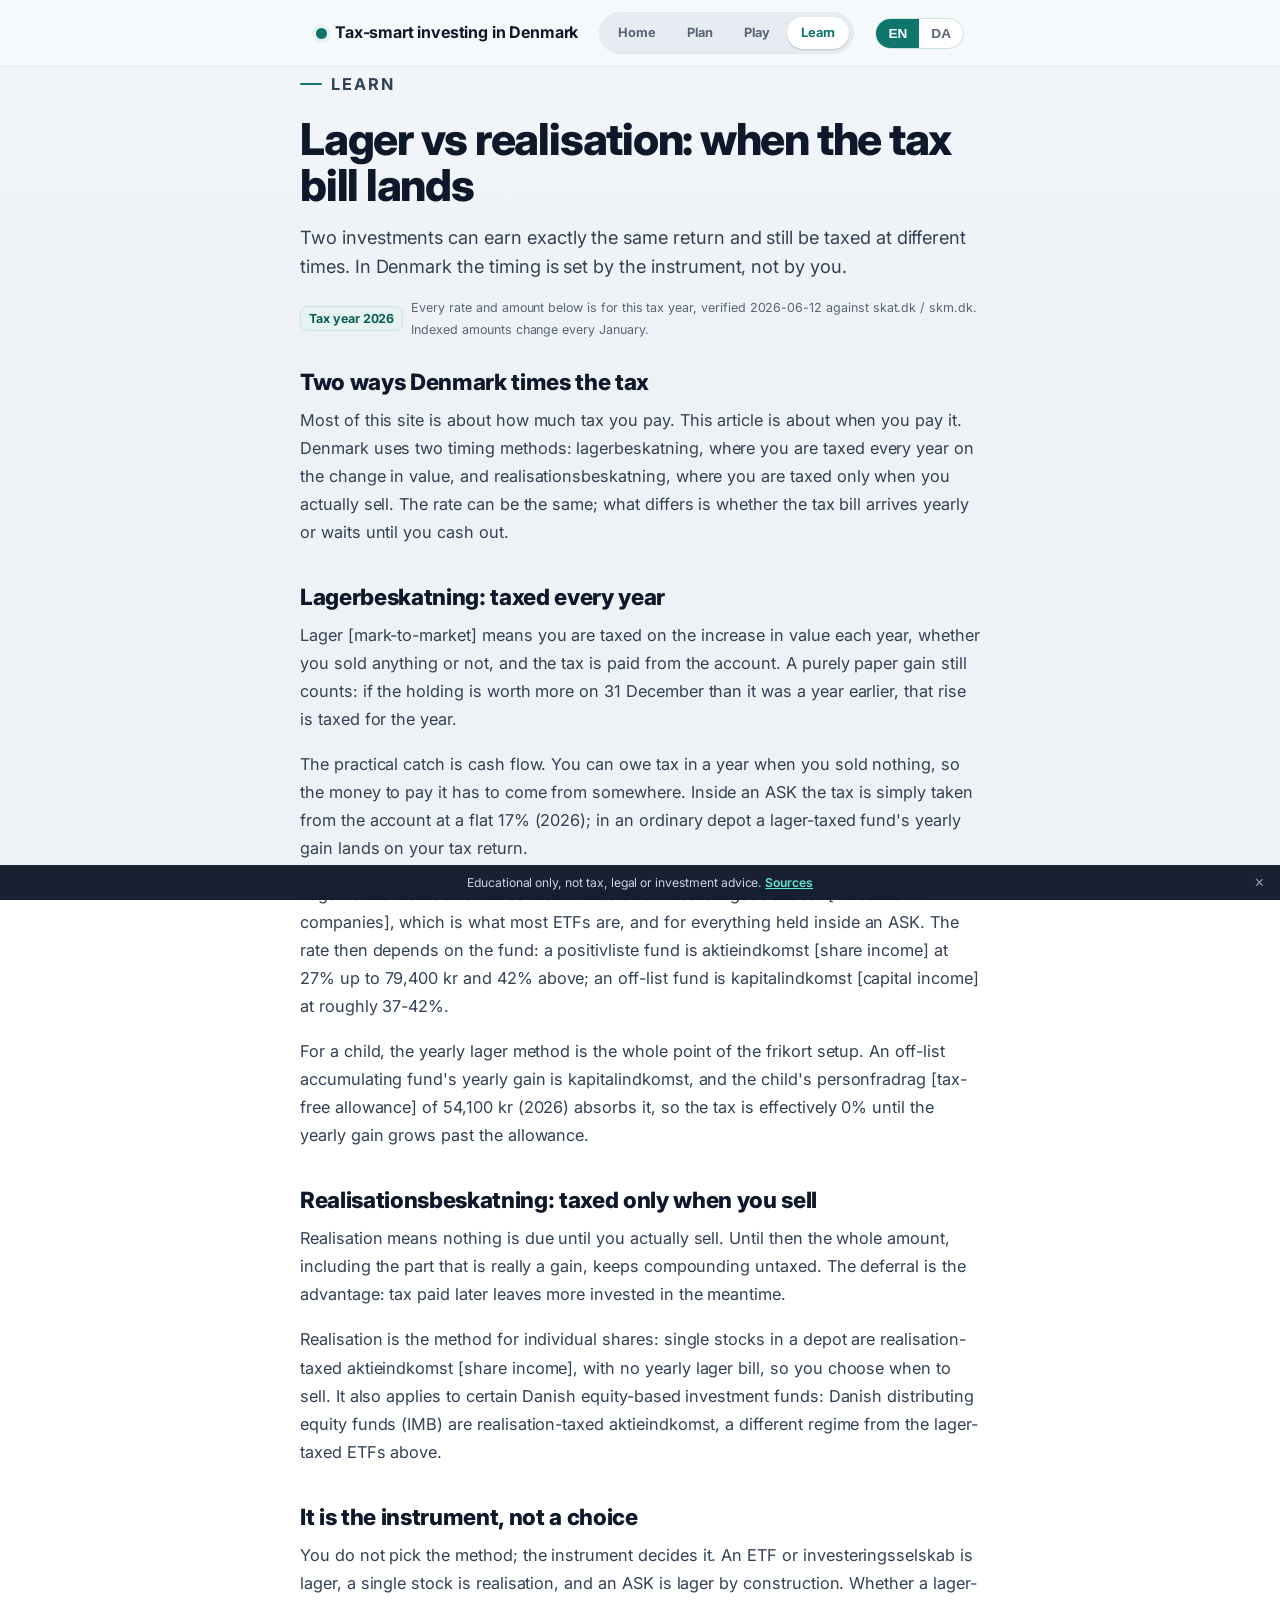
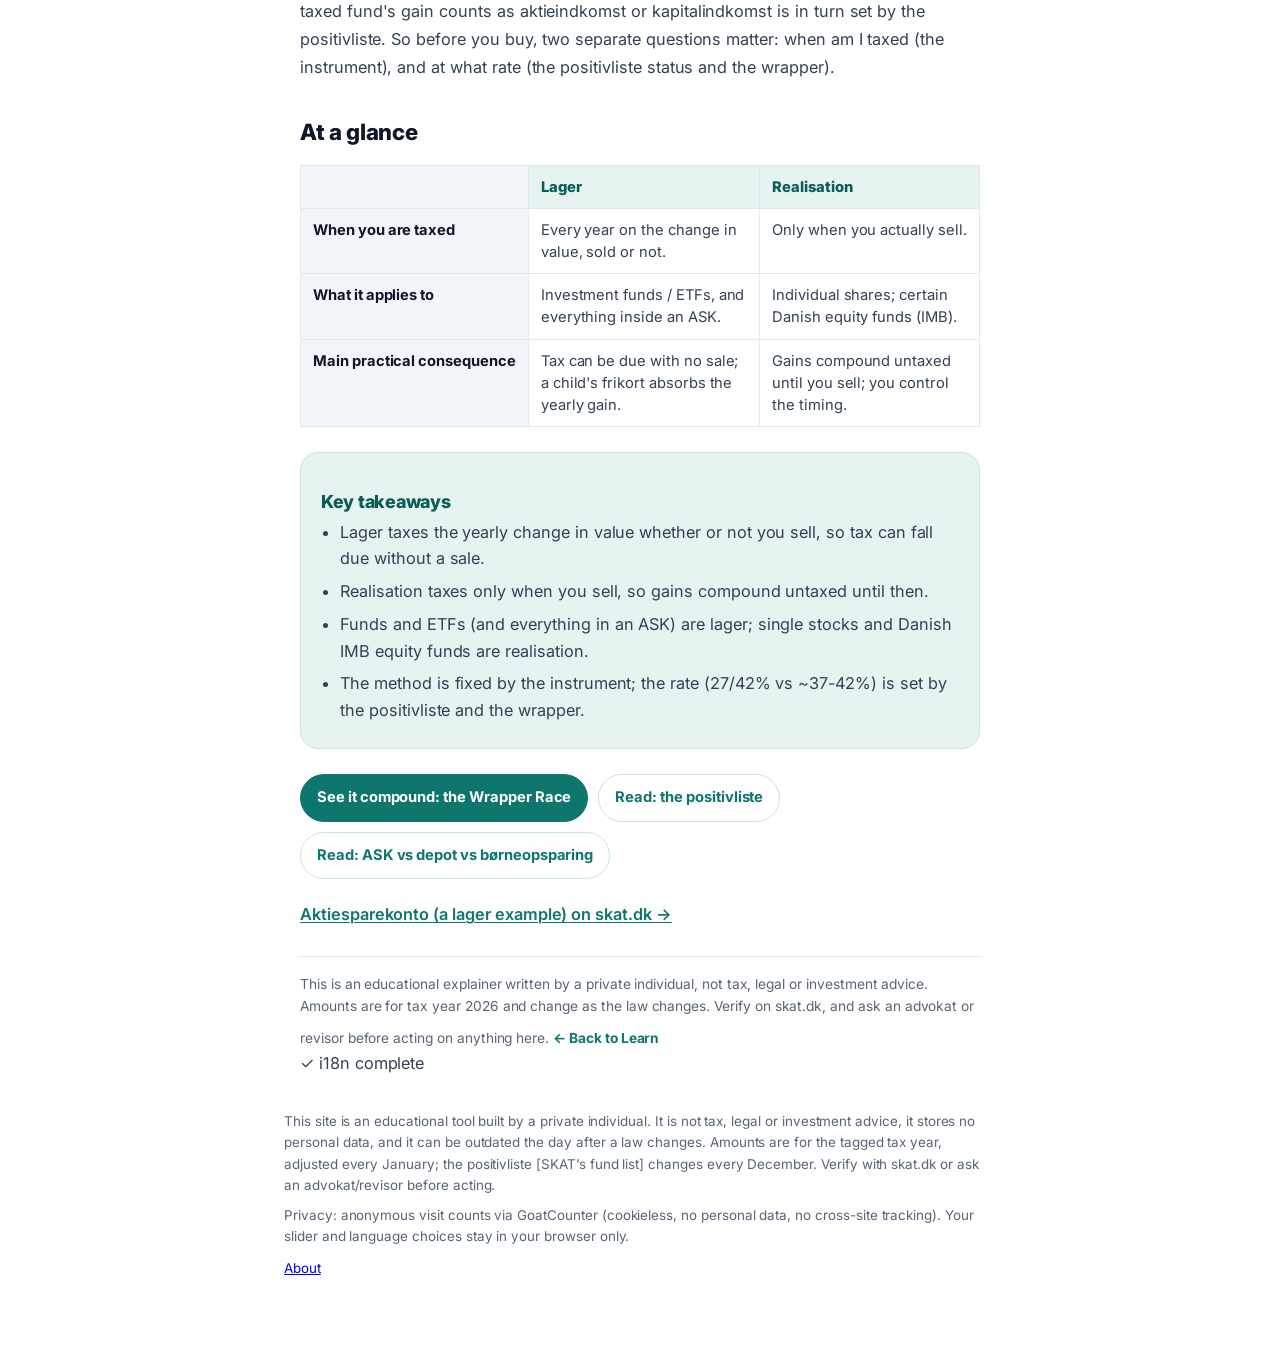
<file: learn-lager-vs-realisation.html>
<!DOCTYPE html>
<html lang="en">
<head>
<meta charset="UTF-8">
<meta name="viewport" content="width=device-width, initial-scale=1.0, viewport-fit=cover">
<meta name="google-site-verification" content="POEGT4Xgr1Z1dqoTiFgU0qpSLAWRngIMXFTod5jhnN0">
<title>Lager vs realisation - Tax-smart investing in Denmark</title>
<meta name="description" content="The two ways Denmark times investment tax: lagerbeskatning (taxed yearly on the change in value) vs realisationsbeskatning (taxed only when you sell), and which one applies to what. Educational only, not advice.">
<meta name="theme-color" content="#EEF2F6">
<link rel="icon" href="data:image/svg+xml,<svg xmlns='http://www.w3.org/2000/svg' viewBox='0 0 100 100'><circle cx='50' cy='50' r='46' fill='%230F766E'/><text x='50' y='66' font-size='44' text-anchor='middle' fill='white' font-family='Arial' font-weight='bold'>kr</text></svg>">
<link rel="preconnect" href="https://fonts.googleapis.com">
<link rel="preconnect" href="https://fonts.gstatic.com" crossorigin>
<link rel="stylesheet" href="https://fonts.googleapis.com/css2?family=Inter:wght@400;500;600;700;800;900&display=swap">
<!-- P0.3 social / SEO meta. If the repo/Pages URL differs, update these absolute URLs + og-image path. -->
<link rel="canonical" href="https://taxsmart-invest-denmark.vercel.app/learn-lager-vs-realisation.html">
<meta property="og:type" content="article">
<meta property="og:site_name" content="Tax-smart investing in Denmark">
<meta property="og:title" content="Lager vs realisation: when the tax bill lands">
<meta property="og:description" content="Taxed yearly on paper gains, or only when you sell? The two timing methods Danish investors meet, and what each applies to.">
<meta property="og:url" content="https://taxsmart-invest-denmark.vercel.app/learn-lager-vs-realisation.html">
<meta property="og:image" content="https://taxsmart-invest-denmark.vercel.app/og-image.png">
<meta property="og:image:width" content="1200">
<meta property="og:image:height" content="630">
<meta property="og:locale" content="en">
<meta property="og:locale:alternate" content="da">
<meta name="twitter:card" content="summary_large_image">
<meta name="twitter:title" content="Lager vs realisation: when the tax bill lands">
<meta name="twitter:description" content="The two ways Denmark times investment tax, and what each applies to.">
<meta name="twitter:image" content="https://taxsmart-invest-denmark.vercel.app/og-image.png">
<script type="application/ld+json">{"@context":"https://schema.org","@type":"Article","headline":"Lager vs realisation: when the tax bill lands","inLanguage":["en","da"],"isAccessibleForFree":true,"mainEntityOfPage":"https://taxsmart-invest-denmark.vercel.app/learn-lager-vs-realisation.html","image":"https://taxsmart-invest-denmark.vercel.app/og-image.png","author":{"@type":"Person","name":"Tax-smart investing in Denmark"},"publisher":{"@type":"Organization","name":"Tax-smart investing in Denmark"},"description":"Lager (mark-to-market) vs realisation taxation in Denmark and what each applies to. Educational, not advice."}</script>
<style>
  /* Page-specific design tokens (same Nordic-fintech token set as index/play/learn, so the
     shared chrome + Learn article styles in css/styles.css resolve to identical values).
     Shared rules live in css/styles.css, linked LAST. */
  :root{
    --bg:#EEF2F6; --card:#FFFFFF;
    --ink:#0F172A; --ink-2:#334155; --muted:#586577; --muted-2:#64748B;
    --line:#E3E8EF; --line-soft:#EDF1F6; --sunken:#F2F5F9;
    --accent:#0F766E; --accent-strong:#0B5D56; --accent-ink:#0B5D56;
    --accent-soft:#E6F3F1; --accent-line:#C7E6E1;
    --success:#15803D; --success-soft:#ECFDF5; --success-line:#A7F3D0; --success-ink:#166534;
    --warn:#B45309; --warn-soft:#FFFBEB; --warn-line:#FCE3A6; --warn-ink:#8A4B08;
    --danger:#DC2626; --danger-soft:#FEF2F2; --danger-line:#FBD0D0; --danger-ink:#9F1D1D;
    --radius:18px; --radius-sm:12px; --radius-lg:22px;
    --shadow-sm:0 1px 2px rgba(15,23,42,.05);
    --shadow:0 1px 2px rgba(15,23,42,.04), 0 6px 16px rgba(15,23,42,.06), 0 14px 34px rgba(15,23,42,.05);
    --shadow-lg:0 2px 4px rgba(15,23,42,.05), 0 14px 30px rgba(15,23,42,.10), 0 30px 64px rgba(15,23,42,.10);
    --space-sec:64px;
    --ease:cubic-bezier(.4,0,.2,1);
  }
  .site-inner{display:flex;align-items:center;justify-content:space-between;padding:12px 16px;max-width:680px;margin:0 auto;gap:8px}
  .brand{display:flex;align-items:center;gap:8px;font-weight:700;font-size:1rem;white-space:nowrap}
  .brand .dot{width:11px;height:11px;border-radius:50%}
  .lang-toggle button{border:0;background:transparent;color:var(--accent);font-weight:700;font-size:.85rem;padding:7px 12px;cursor:pointer;min-width:42px}
  body{
    font-family:'Inter',-apple-system,BlinkMacSystemFont,"Segoe UI",Roboto,"Helvetica Neue",Arial,sans-serif;
    background:
      radial-gradient(1200px 480px at 50% -260px, rgba(15,118,110,.07), transparent 70%),
      linear-gradient(180deg,#F3F6FA 0%, #EEF2F6 320px) fixed;
    color:var(--ink); line-height:1.6; letter-spacing:-.003em; padding-bottom:64px;
    -webkit-font-smoothing:antialiased; -moz-osx-font-smoothing:grayscale; text-rendering:optimizeLegibility;
  }
  .wrap{max-width:744px;margin:0 auto;padding:0 16px}
  .kicker{display:inline-flex;align-items:center;gap:9px;color:var(--accent);font-weight:700;font-size:.76rem;letter-spacing:.12em;text-transform:uppercase;margin:var(--space-sec) 0 6px}
  .kicker::before{content:"";width:22px;height:2px;border-radius:2px;background:var(--accent);display:inline-block}
  h1{font-size:clamp(2.1rem,6vw,2.75rem);font-weight:800;line-height:1.06;letter-spacing:-.028em;color:var(--ink);margin:0 0 14px}
  .testbadge{font-size:.75rem;color:var(--muted);margin-top:24px}
  .testbadge.fail{color:var(--danger);font-weight:700}
</style>
<!-- Shared site-shell chrome + Learn library/article styles. Linked LAST so the cascade order is preserved exactly. -->
<link rel="stylesheet" href="css/styles.css?v=10">
<!-- Shared header/footer markup, single-sourced in js/shell.js. Loaded synchronously so the placeholders below inject during parse (no layout shift / FOUC). -->
<script src="js/shell.js?v=10"></script>
</head>
<body data-page="learn">
<div id="site-header"></div><script>Shell.header()</script>

<main class="wrap" id="main" tabindex="-1" role="main">
<article class="article">
  <p class="kicker" data-i18n="art_lvr_kicker">Learn</p>
  <h1 data-i18n="art_lvr_h1">Lager vs realisation: when the tax bill lands</h1>
  <p class="art-lead" data-i18n="art_lvr_lead">Two investments can earn exactly the same return and still be taxed at different times. In Denmark the timing is set by the instrument, not by you.</p>
  <p class="art-verified"><span class="art-yeartag" data-i18n="art_lvr_taxyear">Tax year 2026</span> <span data-i18n="art_lvr_verifiedNote">Every rate and amount below is for this tax year.</span></p>

  <h2 data-i18n="art_lvr_h2_intro">Two ways Denmark times the tax</h2>
  <p data-i18n="art_lvr_intro_p">Most of this site is about how much tax you pay. This article is about when you pay it. Denmark uses two timing methods: lagerbeskatning, where you are taxed every year on the change in value, and realisationsbeskatning, where you are taxed only when you actually sell. The rate can be the same; what differs is whether the tax bill arrives yearly or waits until you cash out.</p>

  <h2 data-i18n="art_lvr_h2_lager">Lagerbeskatning: taxed every year</h2>
  <p data-i18n="art_lvr_lager_p1">Lager [mark-to-market] means you are taxed on the increase in value each year, whether you sold anything or not, and the tax is paid from the account. A purely paper gain still counts: if the holding is worth more on 31 December than it was a year earlier, that rise is taxed for the year.</p>
  <p data-i18n="art_lvr_lager_p2">The practical catch is cash flow. You can owe tax in a year when you sold nothing, so the money to pay it has to come from somewhere. Inside an ASK the tax is simply taken from the account at a flat 17% (2026); in an ordinary depot a lager-taxed fund's yearly gain lands on your tax return.</p>
  <p data-i18n="art_lvr_lager_p3">Lager is the method for investment funds and investeringsselskaber [investment companies], which is what most ETFs are, and for everything held inside an ASK. The rate then depends on the fund: a positivliste fund is aktieindkomst [share income] at 27% up to 79,400 kr and 42% above; an off-list fund is kapitalindkomst [capital income] at roughly 37-42%.</p>
  <p data-i18n="art_lvr_lager_p4">For a child, the yearly lager method is the whole point of the frikort setup. An off-list accumulating fund's yearly gain is kapitalindkomst, and the child's personfradrag [tax-free allowance] of 54,100 kr (2026) absorbs it, so the tax is effectively 0% until the yearly gain grows past the allowance.</p>

  <h2 data-i18n="art_lvr_h2_real">Realisationsbeskatning: taxed only when you sell</h2>
  <p data-i18n="art_lvr_real_p1">Realisation means nothing is due until you actually sell. Until then the whole amount, including the part that is really a gain, keeps compounding untaxed. The deferral is the advantage: tax paid later leaves more invested in the meantime.</p>
  <p data-i18n="art_lvr_real_p2">Realisation is the method for individual shares: single stocks in a depot are realisation-taxed aktieindkomst [share income], with no yearly lager bill, so you choose when to sell. It also applies to certain Danish equity-based investment funds: Danish distributing equity funds (IMB) are realisation-taxed aktieindkomst, a different regime from the lager-taxed ETFs above.</p>

  <h2 data-i18n="art_lvr_h2_choice">It is the instrument, not a choice</h2>
  <p data-i18n="art_lvr_choice_p">You do not pick the method; the instrument decides it. An ETF or investeringsselskab is lager, a single stock is realisation, and an ASK is lager by construction. Whether a lager-taxed fund's gain counts as aktieindkomst or kapitalindkomst is in turn set by the positivliste. So before you buy, two separate questions matter: when am I taxed (the instrument), and at what rate (the positivliste status and the wrapper).</p>

  <h2 data-i18n="art_lvr_h2_cmp">At a glance</h2>
  <div class="art-table-wrap">
    <table class="art-table">
      <thead>
        <tr>
          <th data-i18n="art_lvr_cmp_corner"></th>
          <th scope="col" data-i18n="art_lvr_cmp_lager">Lager</th>
          <th scope="col" data-i18n="art_lvr_cmp_real">Realisation</th>
        </tr>
      </thead>
      <tbody>
        <tr>
          <th scope="row" data-i18n="art_lvr_cmp_when">When you are taxed</th>
          <td data-i18n="art_lvr_cmp_lager_when">Every year on the change in value, sold or not.</td>
          <td data-i18n="art_lvr_cmp_real_when">Only when you actually sell.</td>
        </tr>
        <tr>
          <th scope="row" data-i18n="art_lvr_cmp_what">What it applies to</th>
          <td data-i18n="art_lvr_cmp_lager_what">Investment funds / ETFs, and everything inside an ASK.</td>
          <td data-i18n="art_lvr_cmp_real_what">Individual shares; certain Danish equity funds (IMB).</td>
        </tr>
        <tr>
          <th scope="row" data-i18n="art_lvr_cmp_cons">Main practical consequence</th>
          <td data-i18n="art_lvr_cmp_lager_cons">Tax can be due with no sale; a child's frikort absorbs the yearly gain.</td>
          <td data-i18n="art_lvr_cmp_real_cons">Gains compound untaxed until you sell; you control the timing.</td>
        </tr>
      </tbody>
    </table>
  </div>

  <div class="takeaways">
    <h2 data-i18n="art_lvr_ta_h">Key takeaways</h2>
    <ul>
      <li data-i18n="art_lvr_ta1">Lager taxes the yearly change in value whether or not you sell, so tax can fall due without a sale.</li>
      <li data-i18n="art_lvr_ta2">Realisation taxes only when you sell, so gains compound untaxed until then.</li>
      <li data-i18n="art_lvr_ta3">Funds and ETFs (and everything in an ASK) are lager; single stocks and Danish IMB equity funds are realisation.</li>
      <li data-i18n="art_lvr_ta4">The method is fixed by the instrument; the rate (27/42% vs ~37-42%) is set by the positivliste and the wrapper.</li>
    </ul>
  </div>

  <div class="art-cta">
    <a class="primary" href="play.html" data-i18n="art_lvr_cta_play">See it compound: the Wrapper Race</a>
    <a href="learn-positivliste.html" data-i18n="art_lvr_cta_pos">Read: the positivliste</a>
    <a href="learn-ask-depot-bo.html" data-i18n="art_lvr_cta_adb">Read: ASK vs depot vs børneopsparing</a>
  </div>

  <p style="margin:1.2em 0 0"><a href="https://skat.dk/borger/aktier-og-andre-vaerdipapirer/aktiesparekonto" target="_blank" rel="noopener" data-i18n="art_lvr_skat">Aktiesparekonto (a lager example) on skat.dk -&gt;</a></p>

  <div class="art-foot">
    <span data-i18n="art_lvr_disc">This is an educational explainer written by a private individual, not tax, legal or investment advice. Amounts are for tax year 2026 and change as the law changes. Verify on skat.dk, and ask an advokat or revisor before acting on anything here.</span>
    <a class="back" href="learn.html" data-i18n="art_lvr_back">&larr; Back to Learn</a>
  </div>

  <p class="testbadge" id="testbadge" role="status" aria-live="polite"></p>
</article>
</main>

<div id="site-footer"></div><script>Shell.footer()</script>

<!-- TAX_YEAR_CONFIG is single-sourced in js/config.js; the article interpolates its
     year-tagged numbers. No tax engine (js/tax.js) is needed on this page. -->
<script src="js/config.js?v=10"></script>
<script src="js/i18n.js?v=10"></script>
<script src="js/article-lager-vs-realisation.js?v=10"></script>
<script data-goatcounter="https://ashu1309p.goatcounter.com/count" async src="//gc.zgo.at/count.js"></script>
</body>
</html>
</file>
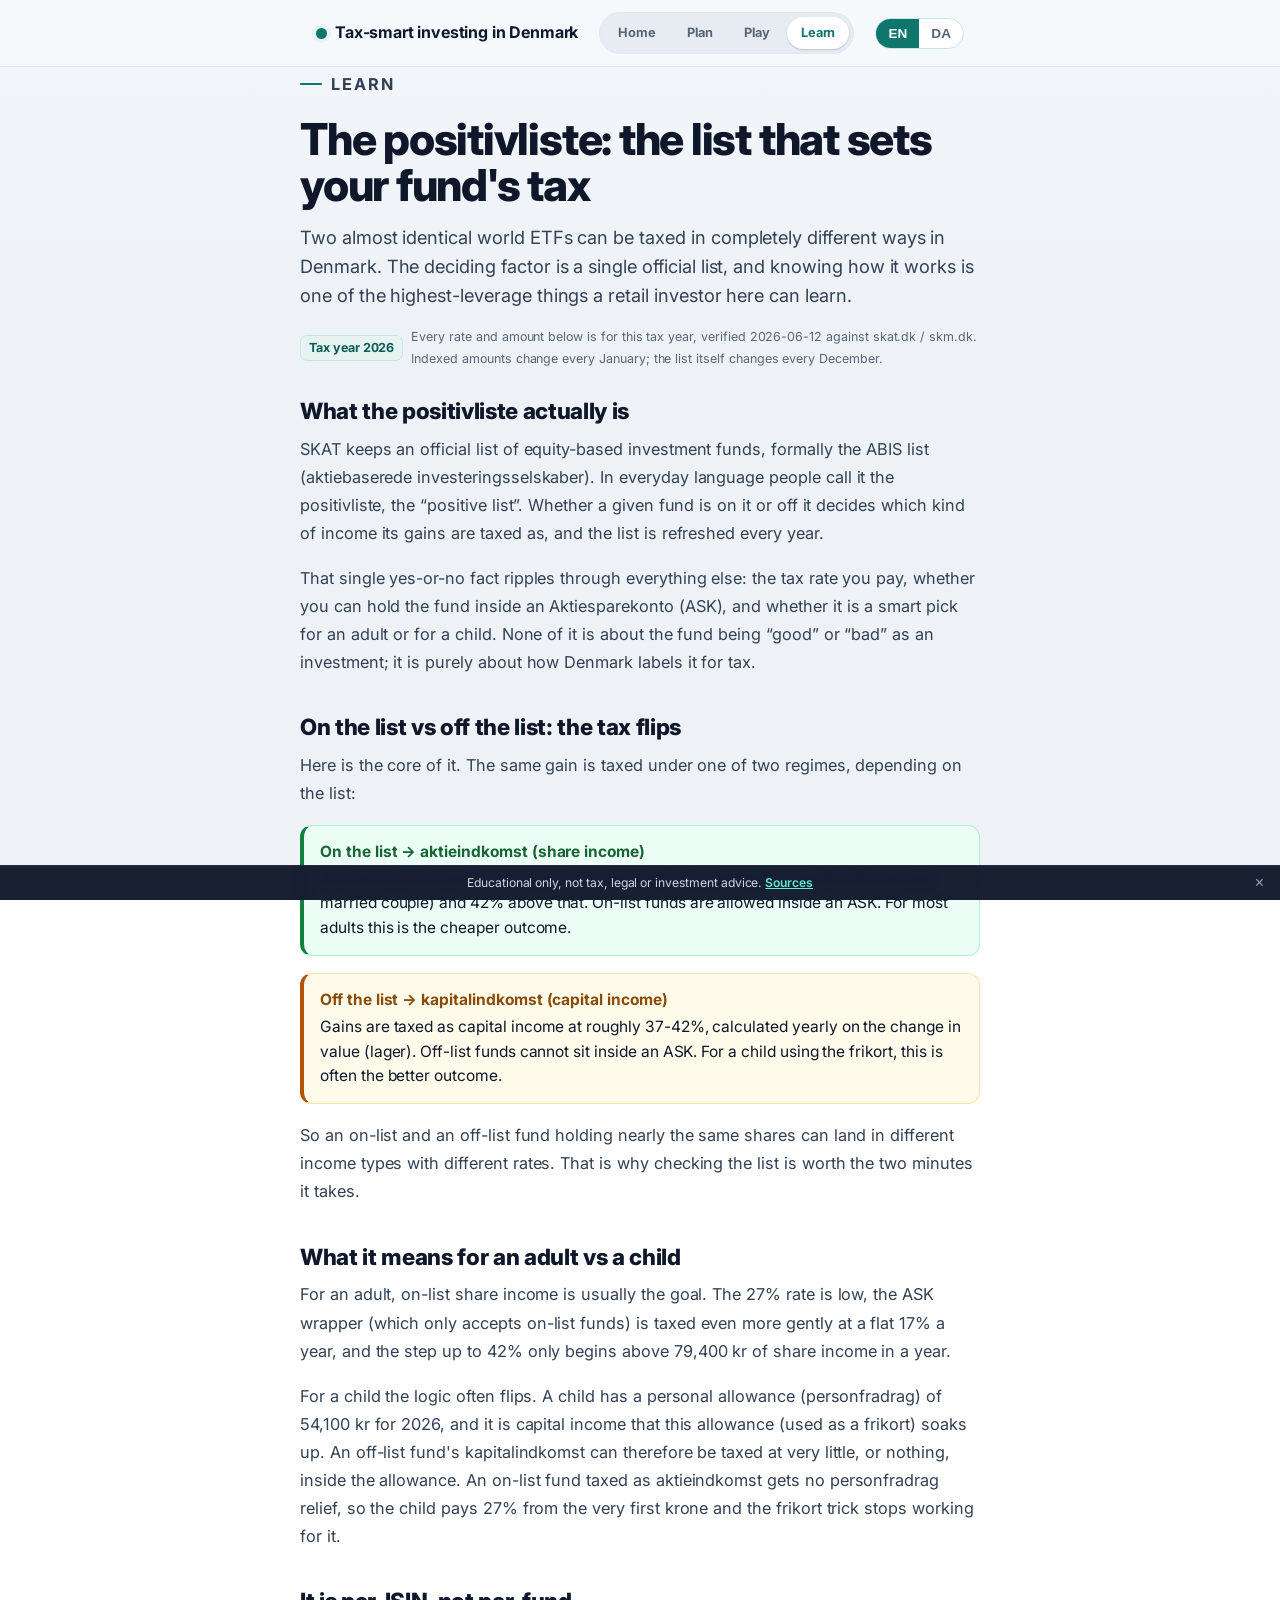
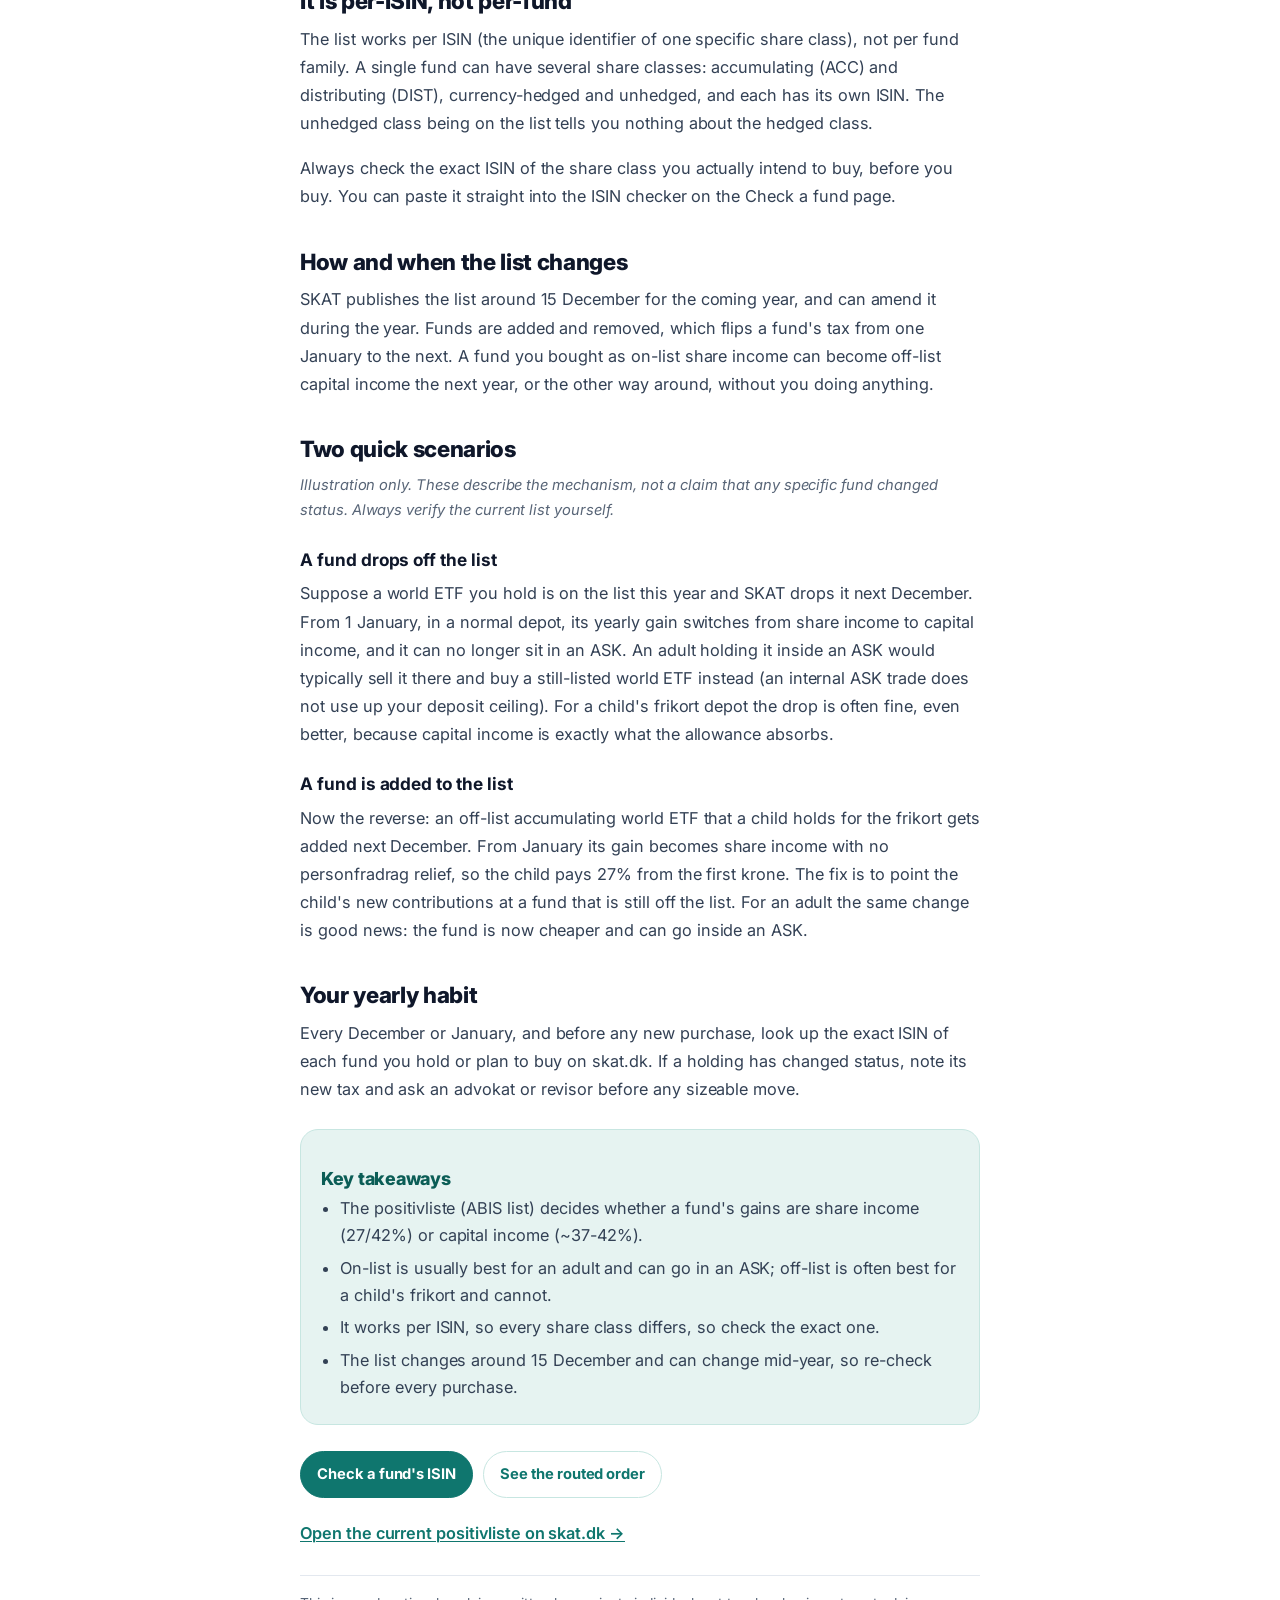
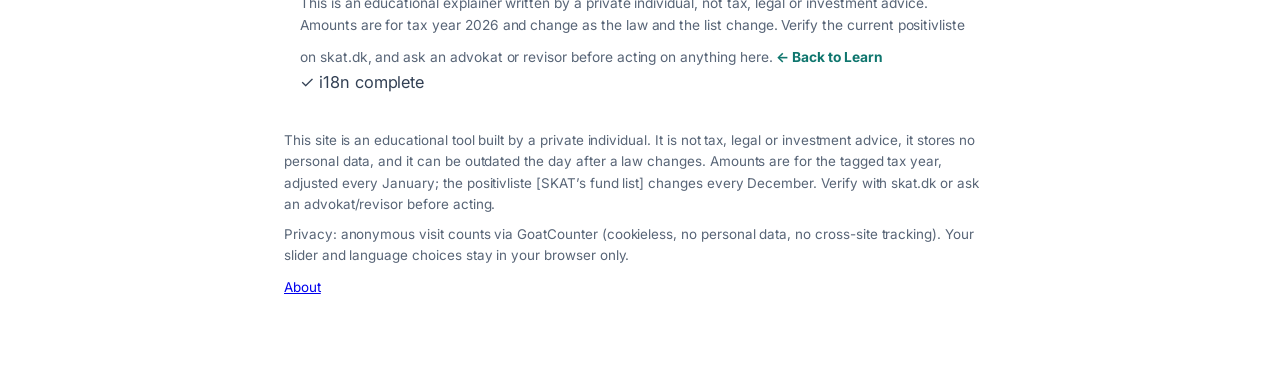
<file: learn-positivliste.html>
<!DOCTYPE html>
<html lang="en">
<head>
<meta charset="UTF-8">
<meta name="viewport" content="width=device-width, initial-scale=1.0, viewport-fit=cover">
<meta name="google-site-verification" content="POEGT4Xgr1Z1dqoTiFgU0qpSLAWRngIMXFTod5jhnN0">
<title>The positivliste explained - Tax-smart investing in Denmark</title>
<meta name="description" content="What Denmark's positivliste (ABIS list) is, why on-list vs off-list flips a fund's tax between share income and capital income, and the yearly habit of checking the ISIN. Educational only, not advice.">
<meta name="theme-color" content="#EEF2F6">
<link rel="icon" href="data:image/svg+xml,<svg xmlns='http://www.w3.org/2000/svg' viewBox='0 0 100 100'><circle cx='50' cy='50' r='46' fill='%230F766E'/><text x='50' y='66' font-size='44' text-anchor='middle' fill='white' font-family='Arial' font-weight='bold'>kr</text></svg>">
<link rel="preconnect" href="https://fonts.googleapis.com">
<link rel="preconnect" href="https://fonts.gstatic.com" crossorigin>
<link rel="stylesheet" href="https://fonts.googleapis.com/css2?family=Inter:wght@400;500;600;700;800;900&display=swap">
<!-- P0.3 social / SEO meta. If the repo/Pages URL differs, update these absolute URLs + og-image path. -->
<link rel="canonical" href="https://taxsmart-invest-denmark.vercel.app/learn-positivliste.html">
<meta property="og:type" content="article">
<meta property="og:site_name" content="Tax-smart investing in Denmark">
<meta property="og:title" content="The positivliste: the list that sets your fund's tax">
<meta property="og:description" content="Why one ETF is taxed as share income and an almost identical one as capital income - and the yearly habit that keeps you on the right side of it.">
<meta property="og:url" content="https://taxsmart-invest-denmark.vercel.app/learn-positivliste.html">
<meta property="og:image" content="https://taxsmart-invest-denmark.vercel.app/og-image.png">
<meta property="og:image:width" content="1200">
<meta property="og:image:height" content="630">
<meta property="og:locale" content="en">
<meta property="og:locale:alternate" content="da">
<meta name="twitter:card" content="summary_large_image">
<meta name="twitter:title" content="The positivliste: the list that sets your fund's tax">
<meta name="twitter:description" content="Why one ETF is taxed as share income and an almost identical one as capital income.">
<meta name="twitter:image" content="https://taxsmart-invest-denmark.vercel.app/og-image.png">
<script type="application/ld+json">{"@context":"https://schema.org","@type":"Article","headline":"The positivliste: the list that sets your fund's tax","inLanguage":["en","da"],"isAccessibleForFree":true,"mainEntityOfPage":"https://taxsmart-invest-denmark.vercel.app/learn-positivliste.html","image":"https://taxsmart-invest-denmark.vercel.app/og-image.png","author":{"@type":"Person","name":"Tax-smart investing in Denmark"},"publisher":{"@type":"Organization","name":"Tax-smart investing in Denmark"},"description":"What Denmark's positivliste (ABIS list) is and why on-list vs off-list changes a fund's tax. Educational, not advice."}</script>
<style>
  /* Page-specific design tokens (same Nordic-fintech token set as index/play/learn, so the
     shared chrome + Learn article styles in css/styles.css resolve to identical values).
     Shared rules live in css/styles.css, linked LAST. */
  :root{
    --bg:#EEF2F6; --card:#FFFFFF;
    --ink:#0F172A; --ink-2:#334155; --muted:#586577; --muted-2:#64748B;
    --line:#E3E8EF; --line-soft:#EDF1F6; --sunken:#F2F5F9;
    --accent:#0F766E; --accent-strong:#0B5D56; --accent-ink:#0B5D56;
    --accent-soft:#E6F3F1; --accent-line:#C7E6E1;
    --success:#15803D; --success-soft:#ECFDF5; --success-line:#A7F3D0; --success-ink:#166534;
    --warn:#B45309; --warn-soft:#FFFBEB; --warn-line:#FCE3A6; --warn-ink:#8A4B08;
    --danger:#DC2626; --danger-soft:#FEF2F2; --danger-line:#FBD0D0; --danger-ink:#9F1D1D;
    --radius:18px; --radius-sm:12px; --radius-lg:22px;
    --shadow-sm:0 1px 2px rgba(15,23,42,.05);
    --shadow:0 1px 2px rgba(15,23,42,.04), 0 6px 16px rgba(15,23,42,.06), 0 14px 34px rgba(15,23,42,.05);
    --shadow-lg:0 2px 4px rgba(15,23,42,.05), 0 14px 30px rgba(15,23,42,.10), 0 30px 64px rgba(15,23,42,.10);
    --space-sec:64px;
    --ease:cubic-bezier(.4,0,.2,1);
  }
  .site-inner{display:flex;align-items:center;justify-content:space-between;padding:12px 16px;max-width:680px;margin:0 auto;gap:8px}
  .brand{display:flex;align-items:center;gap:8px;font-weight:700;font-size:1rem;white-space:nowrap}
  .brand .dot{width:11px;height:11px;border-radius:50%}
  .lang-toggle button{border:0;background:transparent;color:var(--accent);font-weight:700;font-size:.85rem;padding:7px 12px;cursor:pointer;min-width:42px}
  body{
    font-family:'Inter',-apple-system,BlinkMacSystemFont,"Segoe UI",Roboto,"Helvetica Neue",Arial,sans-serif;
    background:
      radial-gradient(1200px 480px at 50% -260px, rgba(15,118,110,.07), transparent 70%),
      linear-gradient(180deg,#F3F6FA 0%, #EEF2F6 320px) fixed;
    color:var(--ink); line-height:1.6; letter-spacing:-.003em; padding-bottom:64px;
    -webkit-font-smoothing:antialiased; -moz-osx-font-smoothing:grayscale; text-rendering:optimizeLegibility;
  }
  .wrap{max-width:744px;margin:0 auto;padding:0 16px}
  .kicker{display:inline-flex;align-items:center;gap:9px;color:var(--accent);font-weight:700;font-size:.76rem;letter-spacing:.12em;text-transform:uppercase;margin:var(--space-sec) 0 6px}
  .kicker::before{content:"";width:22px;height:2px;border-radius:2px;background:var(--accent);display:inline-block}
  h1{font-size:clamp(2.1rem,6vw,2.75rem);font-weight:800;line-height:1.06;letter-spacing:-.028em;color:var(--ink);margin:0 0 14px}
  .testbadge{font-size:.75rem;color:var(--muted);margin-top:24px}
  .testbadge.fail{color:var(--danger);font-weight:700}
</style>
<!-- Shared site-shell chrome + Learn library/article styles. Linked LAST so the cascade order is preserved exactly. -->
<link rel="stylesheet" href="css/styles.css?v=10">
<!-- Shared header/footer markup, single-sourced in js/shell.js. Loaded synchronously so the placeholders below inject during parse (no layout shift / FOUC). -->
<script src="js/shell.js?v=10"></script>
</head>
<body data-page="learn">
<div id="site-header"></div><script>Shell.header()</script>

<main class="wrap" id="main" tabindex="-1" role="main">
<article class="article">
  <p class="kicker" data-i18n="art_pos_kicker">Learn</p>
  <h1 data-i18n="art_pos_h1">The positivliste: the list that sets your fund's tax</h1>
  <p class="art-lead" data-i18n="art_pos_lead">Two almost identical world ETFs can be taxed in completely different ways in Denmark. The deciding factor is a single official list.</p>
  <p class="art-verified"><span class="art-yeartag" data-i18n="art_pos_taxyear">Tax year 2026</span> <span data-i18n="art_pos_verifiedNote">Every rate and amount below is for this tax year.</span></p>

  <h2 data-i18n="art_pos_h2_what">What the positivliste actually is</h2>
  <p data-i18n="art_pos_what_p1">SKAT keeps an official list of equity-based investment funds, formally the ABIS list (aktiebaserede investeringsselskaber). In everyday language people call it the positivliste, the "positive list". Whether a given fund is on it or off it decides which kind of income its gains are taxed as, and the list is refreshed every year.</p>
  <p data-i18n="art_pos_what_p2">That single yes-or-no fact ripples through everything else: the tax rate you pay, whether you can hold the fund inside an Aktiesparekonto (ASK), and whether it is a smart pick for an adult or for a child. None of it is about the fund being "good" or "bad" as an investment; it is purely about how Denmark labels it for tax.</p>

  <h2 data-i18n="art_pos_h2_rate">On the list vs off the list: the tax flips</h2>
  <p data-i18n="art_pos_rate_intro">Here is the core of it. The same gain is taxed under one of two regimes, depending on the list:</p>
  <div class="art-note on">
    <span class="nt" data-i18n="art_pos_on_t">On the list -&gt; aktieindkomst (share income)</span>
    <span data-i18n="art_pos_on_d">Gains are taxed as share income at 27% up to 79,400 kr per person (158,800 kr for a married couple) and 42% above that. On-list funds are allowed inside an ASK. For most adults this is the cheaper outcome.</span>
  </div>
  <div class="art-note off">
    <span class="nt" data-i18n="art_pos_off_t">Off the list -&gt; kapitalindkomst (capital income)</span>
    <span data-i18n="art_pos_off_d">Gains are taxed as capital income at roughly 37-42%, calculated yearly on the change in value (lager). Off-list funds cannot sit inside an ASK. For a child using the frikort, this is often the better outcome.</span>
  </div>
  <p data-i18n="art_pos_rate_p">So an on-list and an off-list fund holding nearly the same shares can land in different income types with different rates. That is why checking the list is worth the two minutes it takes.</p>

  <h2 data-i18n="art_pos_h2_ac">What it means for an adult vs a child</h2>
  <p data-i18n="art_pos_ac_p1">For an adult, on-list share income is usually the goal. The 27% rate is low, the ASK wrapper (which only accepts on-list funds) is taxed even more gently at a flat 17% a year, and the step up to 42% only begins above 79,400 kr of share income in a year.</p>
  <p data-i18n="art_pos_ac_p2">For a child the logic often flips. A child has a personal allowance (personfradrag) of 54,100 kr for 2026, and it is capital income that this allowance, used as a frikort, soaks up. An off-list fund's kapitalindkomst can therefore be taxed at very little, or nothing, inside the allowance. An on-list fund taxed as aktieindkomst gets no personfradrag relief, so the child pays 27% from the very first krone and the frikort trick stops working for it.</p>

  <h2 data-i18n="art_pos_h2_isin">It is per-ISIN, not per-fund</h2>
  <p data-i18n="art_pos_isin_p1">The list works per ISIN, the unique identifier of one specific share class, not per fund family. A single fund can have several share classes: accumulating (ACC) and distributing (DIST), currency-hedged and unhedged, and each has its own ISIN. The unhedged class being on the list tells you nothing about the hedged class.</p>
  <p data-i18n="art_pos_isin_p2">Always check the exact ISIN of the share class you actually intend to buy, before you buy. You can paste it straight into the ISIN checker on the Check a fund page.</p>

  <h2 data-i18n="art_pos_h2_timing">How and when the list changes</h2>
  <p data-i18n="art_pos_timing_p">SKAT publishes the list around 15 December for the coming year, and can amend it during the year. Funds are added and removed, which flips a fund's tax from one January to the next. A fund you bought as on-list share income can become off-list capital income the next year, or the other way around, without you doing anything.</p>

  <h2 data-i18n="art_pos_h2_scen">Two quick scenarios</h2>
  <p style="font-style:italic;color:var(--muted);font-size:.92rem" data-i18n="art_pos_scen_note">Illustration only. These describe the mechanism, not a claim that any specific fund changed status. Always verify the current list yourself.</p>
  <h3 data-i18n="art_pos_scen1_t">A fund drops off the list</h3>
  <p data-i18n="art_pos_scen1_p">Suppose a world ETF you hold is on the list this year and SKAT drops it next December. From 1 January, in a normal depot, its yearly gain switches from share income to capital income, and it can no longer sit in an ASK. An adult holding it inside an ASK would typically sell it there and buy a still-listed world ETF instead (an internal ASK trade does not use up your deposit ceiling). For a child's frikort depot the drop is often fine, even better, because capital income is exactly what the allowance absorbs.</p>
  <h3 data-i18n="art_pos_scen2_t">A fund is added to the list</h3>
  <p data-i18n="art_pos_scen2_p">Now the reverse: an off-list accumulating world ETF that a child holds for the frikort gets added next December. From January its gain becomes share income with no personfradrag relief, so the child pays 27% from the first krone. The fix is to point the child's new contributions at a fund that is still off the list. For an adult the same change is good news: the fund is now cheaper and can go inside an ASK.</p>

  <h2 data-i18n="art_pos_h2_habit">Your yearly habit</h2>
  <p data-i18n="art_pos_habit_p">Every December or January, and before any new purchase, look up the exact ISIN of each fund you hold or plan to buy on skat.dk. If a holding has changed status, note its new tax and ask an advokat or revisor before any sizeable move.</p>

  <div class="takeaways">
    <h2 data-i18n="art_pos_ta_h">Key takeaways</h2>
    <ul>
      <li data-i18n="art_pos_ta1">The positivliste (ABIS list) decides whether a fund's gains are share income (27/42%) or capital income (~37-42%).</li>
      <li data-i18n="art_pos_ta2">On-list is usually best for an adult and can go in an ASK; off-list is often best for a child's frikort and cannot.</li>
      <li data-i18n="art_pos_ta3">It works per ISIN, so every share class differs - check the exact one.</li>
      <li data-i18n="art_pos_ta4">The list changes around 15 December and can change mid-year, so re-check before every purchase.</li>
    </ul>
  </div>

  <div class="art-cta">
    <a class="primary" href="check.html" data-i18n="art_pos_cta_check">Check a fund's ISIN</a>
    <a href="plan.html#router" data-i18n="art_pos_cta_router">See the routed order</a>
  </div>

  <p style="margin:1.2em 0 0"><a href="https://skat.dk/erhverv/ekapital/vaerdipapirer" target="_blank" rel="noopener" data-i18n="art_pos_skat">Open the current positivliste on skat.dk -&gt;</a></p>

  <div class="art-foot">
    <span data-i18n="art_pos_disc">This is an educational explainer written by a private individual, not tax, legal or investment advice. Amounts are for tax year 2026 and change as the law and the list change. Verify the current positivliste on skat.dk, and ask an advokat or revisor before acting on anything here.</span>
    <a class="back" href="learn.html" data-i18n="art_pos_back">&larr; Back to Learn</a>
  </div>

  <p class="testbadge" id="testbadge" role="status" aria-live="polite"></p>
</article>
</main>

<div id="site-footer"></div><script>Shell.footer()</script>

<!-- TAX_YEAR_CONFIG is single-sourced in js/config.js; the article interpolates its
     year-tagged numbers. No tax engine (js/tax.js) is needed on this page. -->
<script src="js/config.js?v=10"></script>
<script src="js/i18n.js?v=10"></script>
<script src="js/article-positivliste.js?v=10"></script>
<script data-goatcounter="https://ashu1309p.goatcounter.com/count" async src="//gc.zgo.at/count.js"></script>
</body>
</html>
</file>
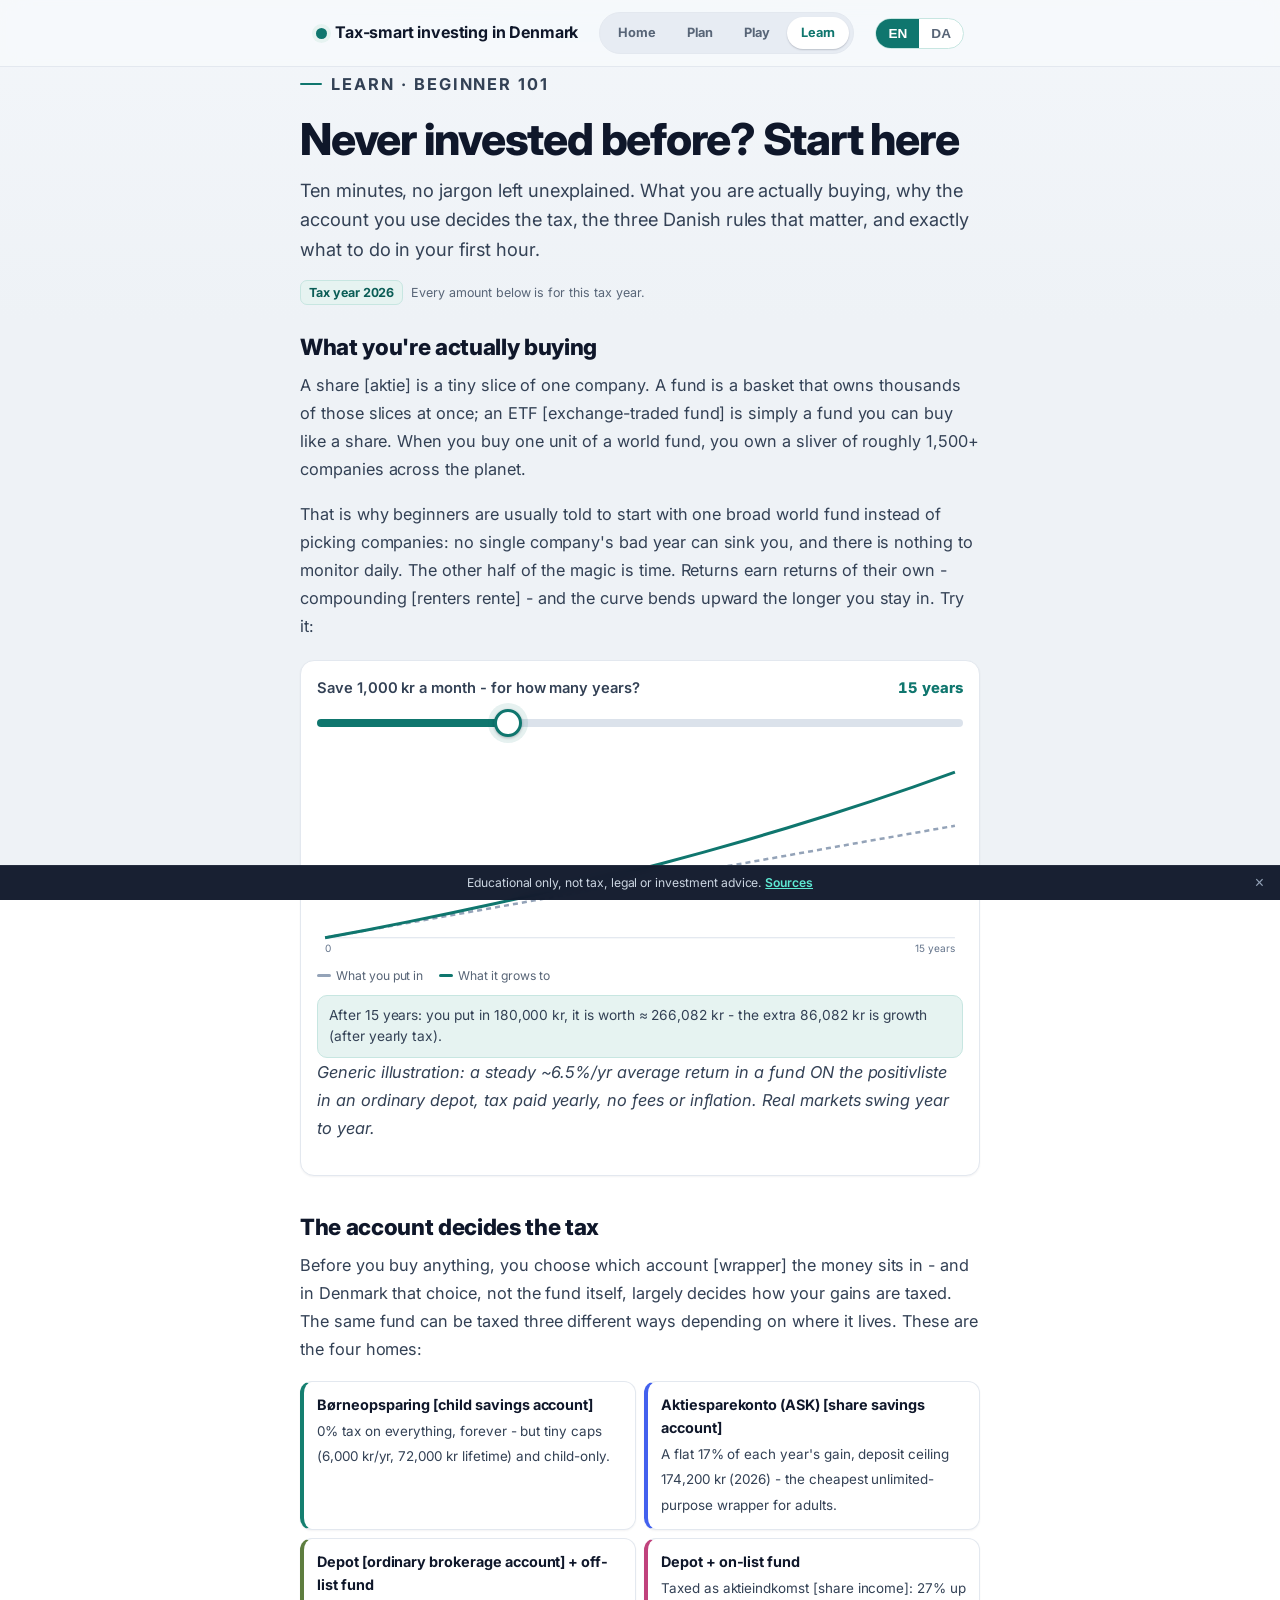
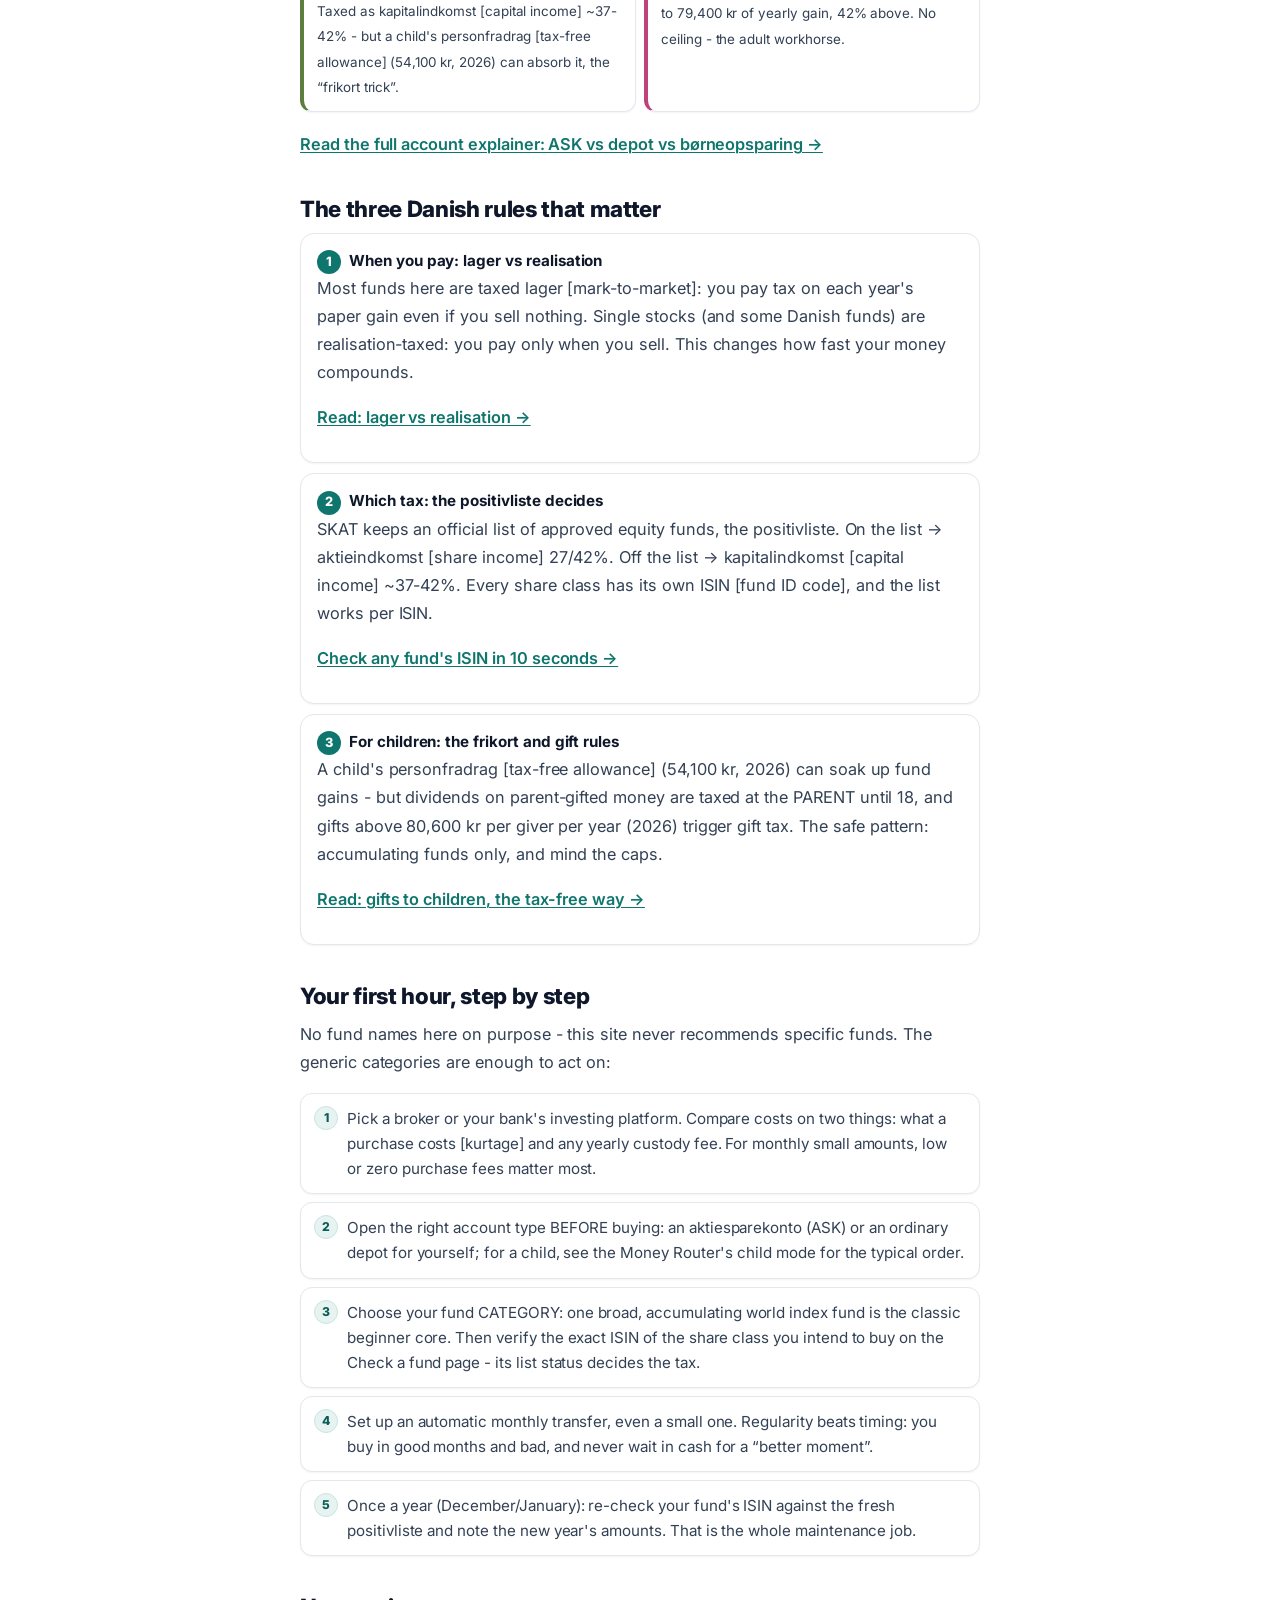
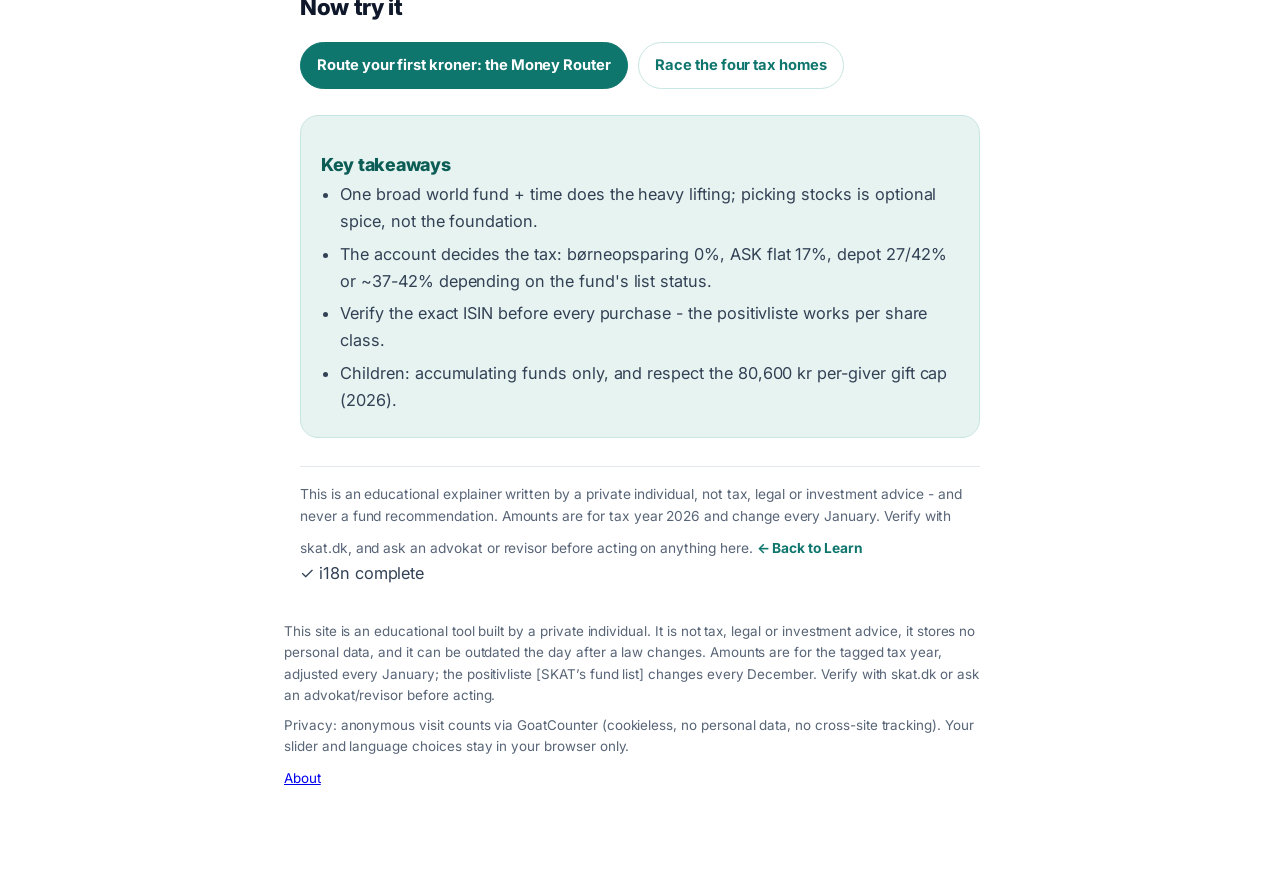
<file: learn-start-here.html>
<!DOCTYPE html>
<html lang="en">
<head>
<meta charset="UTF-8">
<meta name="viewport" content="width=device-width, initial-scale=1.0, viewport-fit=cover">
<meta name="google-site-verification" content="POEGT4Xgr1Z1dqoTiFgU0qpSLAWRngIMXFTod5jhnN0">
<title>Never invested before? Start here - Tax-smart investing in Denmark</title>
<meta name="description" content="Beginner 101 for investing in Denmark: what a fund actually is, why the account decides the tax, the three Danish rules that matter, and your first hour step by step. Educational only, not advice.">
<meta name="theme-color" content="#EEF2F6">
<link rel="icon" href="data:image/svg+xml,<svg xmlns='http://www.w3.org/2000/svg' viewBox='0 0 100 100'><circle cx='50' cy='50' r='46' fill='%230F766E'/><text x='50' y='66' font-size='44' text-anchor='middle' fill='white' font-family='Arial' font-weight='bold'>kr</text></svg>">
<link rel="preconnect" href="https://fonts.googleapis.com">
<link rel="preconnect" href="https://fonts.gstatic.com" crossorigin>
<link rel="stylesheet" href="https://fonts.googleapis.com/css2?family=Inter:wght@400;500;600;700;800;900&display=swap">
<!-- P0.3 social / SEO meta. If the repo/Pages URL differs, update these absolute URLs + og-image path. -->
<link rel="canonical" href="https://taxsmart-invest-denmark.vercel.app/learn-start-here.html">
<meta property="og:type" content="article">
<meta property="og:site_name" content="Tax-smart investing in Denmark">
<meta property="og:title" content="Never invested before? Start here">
<meta property="og:description" content="What a fund actually is, why the account decides the tax, the three Danish rules that matter, and your first hour step by step. Educational, not advice.">
<meta property="og:url" content="https://taxsmart-invest-denmark.vercel.app/learn-start-here.html">
<meta property="og:image" content="https://taxsmart-invest-denmark.vercel.app/og-image.png">
<meta property="og:image:width" content="1200">
<meta property="og:image:height" content="630">
<meta property="og:locale" content="en">
<meta property="og:locale:alternate" content="da">
<meta name="twitter:card" content="summary_large_image">
<meta name="twitter:title" content="Never invested before? Start here">
<meta name="twitter:description" content="Beginner 101 for investing in Denmark: fund, wrapper, the three rules, your first hour.">
<meta name="twitter:image" content="https://taxsmart-invest-denmark.vercel.app/og-image.png">
<script type="application/ld+json">{"@context":"https://schema.org","@type":"Article","headline":"Never invested before? Start here","inLanguage":["en","da"],"isAccessibleForFree":true,"mainEntityOfPage":"https://taxsmart-invest-denmark.vercel.app/learn-start-here.html","image":"https://taxsmart-invest-denmark.vercel.app/og-image.png","author":{"@type":"Person","name":"Tax-smart investing in Denmark"},"publisher":{"@type":"Organization","name":"Tax-smart investing in Denmark"},"description":"Beginner 101 for investing in Denmark. Educational, not advice."}</script>
<style>
  /* Page-specific design tokens (the ONE site-wide cool palette). Shared chrome + article
     styles live in css/styles.css, linked LAST. */
  :root{
    --bg:#EEF2F6; --card:#FFFFFF;
    --ink:#0F172A; --ink-2:#334155; --muted:#586577; --muted-2:#64748B;
    --line:#E3E8EF; --line-soft:#EDF1F6; --sunken:#F2F5F9;
    --accent:#0F766E; --accent-strong:#0B5D56; --accent-ink:#0B5D56;
    --accent-soft:#E6F3F1; --accent-line:#C7E6E1;
    --success:#15803D; --success-soft:#ECFDF5; --success-line:#A7F3D0; --success-ink:#166534;
    --warn:#B45309; --warn-soft:#FFFBEB; --warn-line:#FCE3A6; --warn-ink:#8A4B08;
    --danger:#DC2626; --danger-soft:#FEF2F2; --danger-line:#FBD0D0; --danger-ink:#9F1D1D;
    --radius:18px; --radius-sm:12px; --radius-lg:22px;
    --shadow-sm:0 1px 2px rgba(15,23,42,.05);
    --shadow:0 1px 2px rgba(15,23,42,.04), 0 6px 16px rgba(15,23,42,.06), 0 14px 34px rgba(15,23,42,.05);
    --shadow-lg:0 2px 4px rgba(15,23,42,.05), 0 14px 30px rgba(15,23,42,.10), 0 30px 64px rgba(15,23,42,.10);
    --space-sec:64px;
    --ease:cubic-bezier(.4,0,.2,1);
  }
  .site-inner{display:flex;align-items:center;justify-content:space-between;padding:12px 16px;max-width:680px;margin:0 auto;gap:8px}
  .brand{display:flex;align-items:center;gap:8px;font-weight:700;font-size:1rem;white-space:nowrap}
  .brand .dot{width:11px;height:11px;border-radius:50%}
  .lang-toggle button{border:0;background:transparent;color:var(--accent);font-weight:700;font-size:.85rem;padding:7px 12px;cursor:pointer;min-width:42px}
  body{
    font-family:'Inter',-apple-system,BlinkMacSystemFont,"Segoe UI",Roboto,"Helvetica Neue",Arial,sans-serif;
    background:
      radial-gradient(1200px 480px at 50% -260px, rgba(15,118,110,.07), transparent 70%),
      linear-gradient(180deg,#F3F6FA 0%, #EEF2F6 320px) fixed;
    color:var(--ink); line-height:1.6; letter-spacing:-.003em; padding-bottom:64px;
    -webkit-font-smoothing:antialiased; -moz-osx-font-smoothing:grayscale; text-rendering:optimizeLegibility;
  }
  .wrap{max-width:744px;margin:0 auto;padding:0 16px}
  .kicker{display:inline-flex;align-items:center;gap:9px;color:var(--accent);font-weight:700;font-size:.76rem;letter-spacing:.12em;text-transform:uppercase;margin:var(--space-sec) 0 6px}
  .kicker::before{content:"";width:22px;height:2px;border-radius:2px;background:var(--accent);display:inline-block}
  h1{font-size:clamp(2.1rem,6vw,2.75rem);font-weight:800;line-height:1.06;letter-spacing:-.028em;color:var(--ink);margin:0 0 14px}
  .testbadge{font-size:.75rem;color:var(--muted);margin-top:24px}
  .testbadge.fail{color:var(--danger);font-weight:700}

  /* ---------- compound mini-chart ---------- */
  .growbox{border:1px solid var(--line);border-radius:14px;background:var(--card);box-shadow:var(--shadow-sm);padding:16px;margin:1.2em 0}
  .growbox .gb-lab{display:flex;justify-content:space-between;align-items:baseline;font-size:.92rem;font-weight:600;color:var(--ink-2);margin-bottom:6px;gap:8px}
  .growbox output{font-variant-numeric:tabular-nums;font-weight:800;color:var(--accent);white-space:nowrap}
  .growbox input[type=range]{-webkit-appearance:none;appearance:none;width:100%;height:34px;background:transparent;touch-action:pan-y}
  .growbox input[type=range]::-webkit-slider-runnable-track{height:8px;border-radius:6px;background:linear-gradient(to right,var(--accent) var(--fill,50%),#DBE2EB var(--fill,50%))}
  .growbox input[type=range]::-webkit-slider-thumb{-webkit-appearance:none;width:28px;height:28px;border-radius:50%;background:#fff;border:3px solid var(--accent);margin-top:-10px;box-shadow:0 1px 3px rgba(15,23,42,.28),0 0 0 6px rgba(15,118,110,.10);cursor:grab}
  .growbox input[type=range]::-moz-range-track{height:8px;border-radius:6px;background:#DBE2EB}
  .growbox input[type=range]::-moz-range-progress{height:8px;border-radius:6px;background:var(--accent)}
  .growbox input[type=range]::-moz-range-thumb{width:24px;height:24px;border-radius:50%;background:#fff;border:3px solid var(--accent);box-shadow:0 1px 3px rgba(15,23,42,.28)}
  .growbox svg{width:100%;height:auto;display:block;margin-top:8px}
  .gb-readout{font-size:.86rem;margin-top:10px;padding:9px 11px;background:var(--accent-soft);border:1px solid var(--accent-line);border-radius:10px;line-height:1.55;color:var(--ink-2)}
  .gb-readout b{font-variant-numeric:tabular-nums;color:var(--ink)}
  .gb-legend{display:flex;flex-wrap:wrap;gap:8px 16px;font-size:.76rem;color:var(--muted);margin-top:8px}
  .gb-legend i{width:14px;height:3px;border-radius:2px;display:inline-block;vertical-align:3px;margin-right:5px}
  .gb-note{font-size:.78rem;color:var(--muted);font-style:italic;margin-top:8px}

  /* ---------- four homes one-liners ---------- */
  .homes4{display:grid;grid-template-columns:1fr;gap:8px;margin:1.1em 0}
  @media(min-width:560px){.homes4{grid-template-columns:1fr 1fr}}
  .home4{background:var(--card);border:1px solid var(--line);border-left:4px solid var(--hc,#999);border-radius:12px;padding:11px 13px;box-shadow:var(--shadow-sm)}
  .home4 b{display:block;font-size:.9rem;color:var(--ink);margin-bottom:2px}
  .home4 span{font-size:.84rem;color:var(--ink-2);line-height:1.5}

  /* ---------- the three rules ---------- */
  .rule{background:var(--card);border:1px solid var(--line);border-radius:14px;box-shadow:var(--shadow-sm);padding:14px 16px;margin:10px 0}
  .rule .rn{display:inline-flex;align-items:center;justify-content:center;width:24px;height:24px;border-radius:50%;background:var(--accent);color:#fff;font-weight:800;font-size:.8rem;margin-right:8px;flex:none}
  .rule b{font-size:.95rem;color:var(--ink)}
  .rule p{margin:.5em 0 0;font-size:.92rem}

  /* ---------- first hour checklist ---------- */
  .steps{counter-reset:step;list-style:none;padding-left:0!important;margin:1.1em 0}
  .steps li{counter-increment:step;position:relative;padding:12px 14px 12px 46px;background:var(--card);border:1px solid var(--line);border-radius:12px;margin:8px 0!important;box-shadow:var(--shadow-sm);font-size:.95rem!important}
  .steps li::before{content:counter(step);position:absolute;left:13px;top:12px;width:22px;height:22px;border-radius:50%;background:var(--accent-soft);border:1px solid var(--accent-line);color:var(--accent-ink);font-weight:800;font-size:.76rem;display:flex;align-items:center;justify-content:center}
</style>
<!-- Shared site-shell chrome + Learn article styles. Linked LAST so the cascade order is preserved exactly. -->
<link rel="stylesheet" href="css/styles.css?v=10">
<!-- Shared header/footer markup, single-sourced in js/shell.js. Loaded synchronously so the placeholders below inject during parse (no layout shift / FOUC). -->
<script src="js/shell.js?v=10"></script>
</head>
<body data-page="learn">
<div id="site-header"></div><script>Shell.header()</script>

<main class="wrap" id="main" tabindex="-1" role="main">
<article class="article">
  <p class="kicker" data-i18n="art_sh_kicker">Learn · Beginner 101</p>
  <h1 data-i18n="art_sh_h1">Never invested before? Start here</h1>
  <p class="art-lead" data-i18n="art_sh_lead">Ten minutes, no jargon left unexplained. What you are actually buying, why the account you use decides the tax, the three Danish rules that matter, and exactly what to do in your first hour.</p>
  <p class="art-verified"><span class="art-yeartag" data-i18n="art_sh_taxyear">Tax year 2026</span> <span data-i18n="art_sh_verifiedNote">Every amount below is for this tax year.</span></p>

  <h2 data-i18n="art_sh_h2_buy">What you're actually buying</h2>
  <p data-i18n="art_sh_buy_p1">A share [aktie] is a tiny slice of one company. A fund is a basket that owns thousands of those slices at once; an ETF [exchange-traded fund] is simply a fund you can buy like a share. When you buy one unit of a world fund, you own a sliver of roughly 1,500+ companies across the planet.</p>
  <p data-i18n="art_sh_buy_p2">That is why beginners are usually told to start with one broad world fund instead of picking companies: no single company's bad year can sink you, and there is nothing to monitor daily. The other half of the magic is time. Returns earn returns of their own - compounding [renters rente] - and the curve bends upward the longer you stay in. Try it:</p>

  <div class="growbox">
    <div class="gb-lab"><span data-i18n="gb_lab">Save 1,000 kr a month - for how many years?</span><output id="gb-out">15</output></div>
    <input type="range" id="gb-years" min="5" max="40" step="1" value="15" aria-label="Years of saving" data-i18n-aria="gb_aria">
    <div id="gb-chart"></div>
    <div class="gb-legend">
      <span><i style="background:#94A3B8"></i><span data-i18n="gb_legDep">What you put in</span></span>
      <span><i style="background:var(--accent)"></i><span data-i18n="gb_legVal">What it grows to</span></span>
    </div>
    <div class="gb-readout" id="gb-readout" aria-live="polite"></div>
    <p class="gb-note" data-i18n="gb_note">Generic illustration: a steady ~6.5%/yr average return in a fund ON the positivliste in an ordinary depot, tax paid yearly, no fees or inflation. Real markets swing year to year.</p>
  </div>

  <h2 data-i18n="art_sh_h2_acct">The account decides the tax</h2>
  <p data-i18n="art_sh_acct_p1">Before you buy anything, you choose which account [wrapper] the money sits in - and in Denmark that choice, not the fund itself, largely decides how your gains are taxed. The same fund can be taxed three different ways depending on where it lives. These are the four homes:</p>
  <div class="homes4">
    <div class="home4" style="--hc:#157F70"><b data-i18n="art_sh_home1_t">Børneopsparing [child savings account]</b><span data-i18n="art_sh_home1_d">0% tax on everything, forever - but tiny caps ({boY} kr/yr, {boL} kr lifetime) and child-only.</span></div>
    <div class="home4" style="--hc:#4361EE"><b data-i18n="art_sh_home2_t">Aktiesparekonto (ASK) [share savings account]</b><span data-i18n="art_sh_home2_d">A flat {askR}% of each year's gain, deposit ceiling {askC} kr ({yr}) - the cheapest unlimited-purpose wrapper for adults.</span></div>
    <div class="home4" style="--hc:#5E7E3F"><b data-i18n="art_sh_home3_t">Depot [ordinary brokerage account] + off-list fund</b><span data-i18n="art_sh_home3_d">Taxed as kapitalindkomst [capital income] ~37-42% - but a child's personfradrag [tax-free allowance] ({pf} kr, {yr}) can absorb it, the "frikort trick".</span></div>
    <div class="home4" style="--hc:#C0427C"><b data-i18n="art_sh_home4_t">Depot + on-list fund</b><span data-i18n="art_sh_home4_d">Taxed as aktieindkomst [share income]: 27% up to {aktieT} kr of yearly gain, 42% above. No ceiling - the adult workhorse.</span></div>
  </div>
  <p><a href="learn-ask-depot-bo.html" data-i18n="art_sh_acct_link">Read the full account explainer: ASK vs depot vs børneopsparing →</a></p>

  <h2 data-i18n="art_sh_h2_rules">The three Danish rules that matter</h2>
  <div class="rule"><span class="rn">1</span><b data-i18n="art_sh_rule1_t">When you pay: lager vs realisation</b>
    <p data-i18n="art_sh_rule1_p">Most funds here are taxed lager [mark-to-market]: you pay tax on each year's paper gain even if you sell nothing. Single stocks (and some Danish funds) are realisation-taxed: you pay only when you sell. This changes how fast your money compounds.</p>
    <p><a href="learn-lager-vs-realisation.html" data-i18n="art_sh_rule1_link">Read: lager vs realisation →</a></p>
  </div>
  <div class="rule"><span class="rn">2</span><b data-i18n="art_sh_rule2_t">Which tax: the positivliste decides</b>
    <p data-i18n="art_sh_rule2_p">SKAT keeps an official list of approved equity funds, the positivliste. On the list → aktieindkomst [share income] 27/42%. Off the list → kapitalindkomst [capital income] ~37-42%. Every share class has its own ISIN [fund ID code], and the list works per ISIN.</p>
    <p><a href="check.html" data-i18n="art_sh_rule2_link">Check any fund's ISIN in 10 seconds →</a></p>
  </div>
  <div class="rule"><span class="rn">3</span><b data-i18n="art_sh_rule3_t">For children: the frikort and gift rules</b>
    <p data-i18n="art_sh_rule3_p">A child's personfradrag [tax-free allowance] ({pf} kr, {yr}) can soak up fund gains - but dividends on parent-gifted money are taxed at the PARENT until 18, and gifts above {giftCap} kr per giver per year ({yr}) trigger gift tax. The safe pattern: accumulating funds only, and mind the caps.</p>
    <p><a href="learn-gifts-to-children.html" data-i18n="art_sh_rule3_link">Read: gifts to children, the tax-free way →</a></p>
  </div>

  <h2 data-i18n="art_sh_h2_hour">Your first hour, step by step</h2>
  <p data-i18n="art_sh_hour_p">No fund names here on purpose - this site never recommends specific funds. The generic categories are enough to act on:</p>
  <ol class="steps">
    <li data-i18n="art_sh_step1">Pick a broker or your bank's investing platform. Compare costs on two things: what a purchase costs [kurtage] and any yearly custody fee. For monthly small amounts, low or zero purchase fees matter most.</li>
    <li data-i18n="art_sh_step2">Open the right account type BEFORE buying: an aktiesparekonto (ASK) or an ordinary depot for yourself; for a child, see the Money Router's child mode for the typical order.</li>
    <li data-i18n="art_sh_step3">Choose your fund CATEGORY: one broad, accumulating world index fund is the classic beginner core. Then verify the exact ISIN of the share class you intend to buy on the Check a fund page - its list status decides the tax.</li>
    <li data-i18n="art_sh_step4">Set up an automatic monthly transfer, even a small one. Regularity beats timing: you buy in good months and bad, and never wait in cash for a "better moment".</li>
    <li data-i18n="art_sh_step5">Once a year (December/January): re-check your fund's ISIN against the fresh positivliste and note the new year's amounts. That is the whole maintenance job.</li>
  </ol>

  <h2 data-i18n="art_sh_h2_try">Now try it</h2>
  <div class="art-cta">
    <a class="primary" href="plan.html" data-i18n="art_sh_cta_plan">Route your first kroner: the Money Router</a>
    <a href="play.html" data-i18n="art_sh_cta_play">Race the four tax homes</a>
  </div>

  <div class="takeaways">
    <h2 data-i18n="art_sh_ta_h">Key takeaways</h2>
    <ul>
      <li data-i18n="art_sh_ta1">One broad world fund + time does the heavy lifting; picking stocks is optional spice, not the foundation.</li>
      <li data-i18n="art_sh_ta2">The account decides the tax: børneopsparing 0%, ASK flat {askR}%, depot 27/42% or ~37-42% depending on the fund's list status.</li>
      <li data-i18n="art_sh_ta3">Verify the exact ISIN before every purchase - the positivliste works per share class.</li>
      <li data-i18n="art_sh_ta4">Children: accumulating funds only, and respect the {giftCap} kr per-giver gift cap ({yr}).</li>
    </ul>
  </div>

  <div class="art-foot">
    <span data-i18n="art_sh_disc">This is an educational explainer written by a private individual, not tax, legal or investment advice - and never a fund recommendation. Amounts are for tax year {yr} and change every January. Verify with skat.dk, and ask an advokat or revisor before acting on anything here.</span>
    <a class="back" href="learn.html" data-i18n="art_sh_back">← Back to Learn</a>
  </div>

  <p class="testbadge" id="testbadge" role="status" aria-live="polite"></p>
</article>
</main>

<div id="site-footer"></div><script>Shell.footer()</script>

<!-- TAX_YEAR_CONFIG supplies every kr amount; the mini-chart reuses the tax.js engine
     (simulateWrapper) so no new math exists on this page. -->
<script src="js/config.js?v=10"></script>
<script src="js/tax.js?v=10"></script>
<script src="js/i18n.js?v=10"></script>
<script src="js/article-start-here.js?v=10"></script>
<script data-goatcounter="https://ashu1309p.goatcounter.com/count" async src="//gc.zgo.at/count.js"></script>
</body>
</html>
</file>
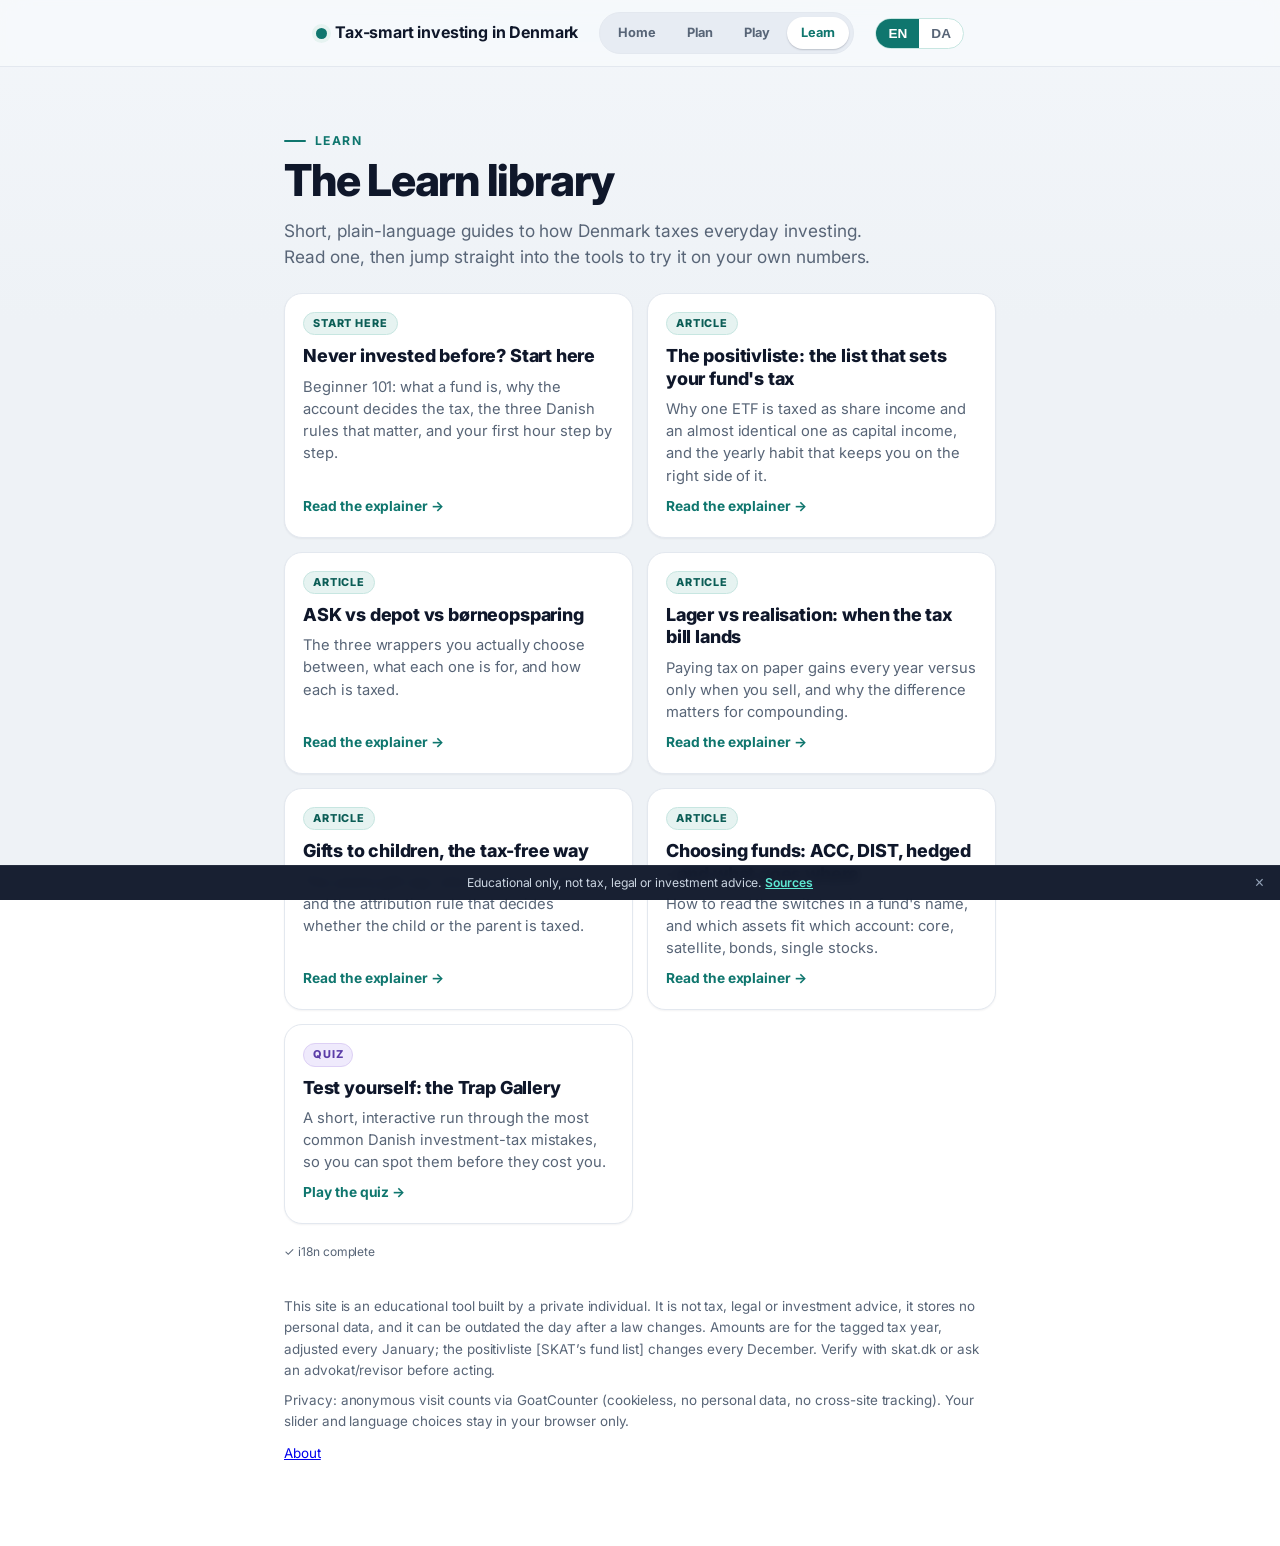
<file: learn.html>
<!DOCTYPE html>
<html lang="en">
<head>
<meta charset="UTF-8">
<meta name="viewport" content="width=device-width, initial-scale=1.0, viewport-fit=cover">
<meta name="google-site-verification" content="POEGT4Xgr1Z1dqoTiFgU0qpSLAWRngIMXFTod5jhnN0">
<title>Learn - Tax-smart investing in Denmark</title>
<meta name="description" content="Short, plain-language guides to Danish retail investment taxation: the positivliste, account wrappers, lager vs realisation, gifts to children. Educational only, not advice.">
<meta name="theme-color" content="#EEF2F6">
<link rel="icon" href="data:image/svg+xml,<svg xmlns='http://www.w3.org/2000/svg' viewBox='0 0 100 100'><circle cx='50' cy='50' r='46' fill='%230F766E'/><text x='50' y='66' font-size='44' text-anchor='middle' fill='white' font-family='Arial' font-weight='bold'>kr</text></svg>">
<link rel="preconnect" href="https://fonts.googleapis.com">
<link rel="preconnect" href="https://fonts.gstatic.com" crossorigin>
<link rel="stylesheet" href="https://fonts.googleapis.com/css2?family=Inter:wght@400;500;600;700;800;900&display=swap">
<!-- P0.3 social / SEO meta. If the repo/Pages URL differs, update these absolute URLs + og-image path. -->
<link rel="canonical" href="https://taxsmart-invest-denmark.vercel.app/learn.html">
<meta property="og:type" content="website">
<meta property="og:site_name" content="Tax-smart investing in Denmark">
<meta property="og:title" content="Learn: Tax-smart investing in Denmark">
<meta property="og:description" content="Short, plain-language guides to Danish retail investment taxation. Educational only, not advice.">
<meta property="og:url" content="https://taxsmart-invest-denmark.vercel.app/learn.html">
<meta property="og:image" content="https://taxsmart-invest-denmark.vercel.app/og-image.png">
<meta property="og:image:width" content="1200">
<meta property="og:image:height" content="630">
<meta property="og:locale" content="en">
<meta property="og:locale:alternate" content="da">
<meta name="twitter:card" content="summary_large_image">
<meta name="twitter:title" content="Learn: Tax-smart investing in Denmark">
<meta name="twitter:description" content="Short, plain-language guides to Danish retail investment taxation. Educational only, not advice.">
<meta name="twitter:image" content="https://taxsmart-invest-denmark.vercel.app/og-image.png">
<script type="application/ld+json">{"@context":"https://schema.org","@type":"WebSite","name":"Tax-smart investing in Denmark","url":"https://taxsmart-invest-denmark.vercel.app/","inLanguage":["en","da"],"description":"Free educational tool for Danish retail investment taxation. Not advice."}</script>
<style>
  /* Page-specific design tokens (same Nordic-fintech token set as index/play, so the
     shared chrome in css/styles.css resolves to identical values). Shared shell rules
     (header/footer/sticky/skip-link/focus) and the Learn library/article styles live
     in css/styles.css, linked LAST. */
  :root{
    --bg:#EEF2F6; --card:#FFFFFF;
    --ink:#0F172A; --ink-2:#334155; --muted:#586577; --muted-2:#64748B;
    --line:#E3E8EF; --line-soft:#EDF1F6; --sunken:#F2F5F9;
    --accent:#0F766E; --accent-strong:#0B5D56; --accent-ink:#0B5D56;
    --accent-soft:#E6F3F1; --accent-line:#C7E6E1;
    --success:#15803D; --success-soft:#ECFDF5; --success-line:#A7F3D0; --success-ink:#166534;
    --warn:#B45309; --warn-soft:#FFFBEB; --warn-line:#FCE3A6; --warn-ink:#8A4B08;
    --danger:#DC2626; --danger-soft:#FEF2F2; --danger-line:#FBD0D0; --danger-ink:#9F1D1D;
    --radius:18px; --radius-sm:12px; --radius-lg:22px;
    --shadow-sm:0 1px 2px rgba(15,23,42,.05);
    --shadow:0 1px 2px rgba(15,23,42,.04), 0 6px 16px rgba(15,23,42,.06), 0 14px 34px rgba(15,23,42,.05);
    --shadow-lg:0 2px 4px rgba(15,23,42,.05), 0 14px 30px rgba(15,23,42,.10), 0 30px 64px rgba(15,23,42,.10);
    --space-sec:64px;
    --ease:cubic-bezier(.4,0,.2,1);
  }
  .site-inner{display:flex;align-items:center;justify-content:space-between;padding:12px 16px;max-width:680px;margin:0 auto;gap:8px}
  .brand{display:flex;align-items:center;gap:8px;font-weight:700;font-size:1rem;white-space:nowrap}
  .brand .dot{width:11px;height:11px;border-radius:50%}
  .lang-toggle button{border:0;background:transparent;color:var(--accent);font-weight:700;font-size:.85rem;padding:7px 12px;cursor:pointer;min-width:42px}
  body{
    font-family:'Inter',-apple-system,BlinkMacSystemFont,"Segoe UI",Roboto,"Helvetica Neue",Arial,sans-serif;
    background:
      radial-gradient(1200px 480px at 50% -260px, rgba(15,118,110,.07), transparent 70%),
      linear-gradient(180deg,#F3F6FA 0%, #EEF2F6 320px) fixed;
    color:var(--ink); line-height:1.6; letter-spacing:-.003em; padding-bottom:64px;
    -webkit-font-smoothing:antialiased; -moz-osx-font-smoothing:grayscale; text-rendering:optimizeLegibility;
  }
  .wrap{max-width:744px;margin:0 auto;padding:0 16px}
  .kicker{display:inline-flex;align-items:center;gap:9px;color:var(--accent);font-weight:700;font-size:.76rem;letter-spacing:.12em;text-transform:uppercase;margin:var(--space-sec) 0 6px}
  .kicker::before{content:"";width:22px;height:2px;border-radius:2px;background:var(--accent);display:inline-block}
  h1{font-size:clamp(2.1rem,6vw,2.75rem);font-weight:800;line-height:1.06;letter-spacing:-.028em;color:var(--ink);margin:0 0 14px}
  .lead{color:var(--muted);font-size:1.08rem;line-height:1.55;max-width:36em}
  .testbadge{font-size:.75rem;color:var(--muted);margin-top:18px}
  .testbadge.fail{color:var(--danger);font-weight:700}
  main{min-height:46vh}
</style>
<!-- Shared site-shell chrome + Learn library/article styles. Linked LAST so the cascade order is preserved exactly. -->
<link rel="stylesheet" href="css/styles.css?v=10">
<!-- Shared header/footer markup, single-sourced in js/shell.js. Loaded synchronously so the placeholders below inject during parse (no layout shift / FOUC). -->
<script src="js/shell.js?v=10"></script>
</head>
<body data-page="learn">
<div id="site-header"></div><script>Shell.header()</script>

<main class="wrap" id="main" tabindex="-1" role="main">
  <p class="kicker" data-i18n="learnKicker">Learn</p>
  <h1 data-i18n="learnTitle">Learn</h1>
  <p class="lead" data-i18n="learnIntro">Short, plain-language guides to how Denmark taxes everyday investing. Read one, then jump straight into the tools to try it on your own numbers.</p>

  <div class="lib-grid">
    <!-- LIVE: Beginner 101 (start here) -->
    <a class="lib-card live" href="learn-start-here.html">
      <div class="lc-top">
        <span class="lc-tag" data-i18n="lib_tagStart">Start here</span>
      </div>
      <h2 data-i18n="lib_sh_title">Never invested before? Start here</h2>
      <p class="lc-desc" data-i18n="lib_sh_desc">Beginner 101: what a fund is, why the account decides the tax, the three Danish rules that matter, and your first hour step by step.</p>
      <span class="lc-go" data-i18n="lib_goRead">Read the explainer →</span>
    </a>

    <!-- LIVE: positivliste explainer -->
    <a class="lib-card live" href="learn-positivliste.html">
      <div class="lc-top">
        <span class="lc-tag" data-i18n="lib_tagArticle">Article</span>
      </div>
      <h2 data-i18n="lib_pos_title">The positivliste: the list that sets your fund's tax</h2>
      <p class="lc-desc" data-i18n="lib_pos_desc">Why one ETF is taxed as share income and an almost identical one as capital income, and the yearly habit that keeps you on the right side of it.</p>
      <span class="lc-go" data-i18n="lib_goRead">Read the explainer →</span>
    </a>

    <!-- LIVE: account wrappers -->
    <a class="lib-card live" href="learn-ask-depot-bo.html">
      <div class="lc-top">
        <span class="lc-tag" data-i18n="lib_tagArticle">Article</span>
      </div>
      <h2 data-i18n="lib_ask_title">ASK vs depot vs børneopsparing</h2>
      <p class="lc-desc" data-i18n="lib_ask_desc">The three wrappers you actually choose between, what each one is for, and how each is taxed.</p>
      <span class="lc-go" data-i18n="lib_goRead">Read the explainer →</span>
    </a>

    <!-- LIVE: lager vs realisation -->
    <a class="lib-card live" href="learn-lager-vs-realisation.html">
      <div class="lc-top">
        <span class="lc-tag" data-i18n="lib_tagArticle">Article</span>
      </div>
      <h2 data-i18n="lib_lager_title">Lager vs realisation: when the tax bill lands</h2>
      <p class="lc-desc" data-i18n="lib_lager_desc">Paying tax on paper gains every year versus only when you sell, and why the difference matters for compounding.</p>
      <span class="lc-go" data-i18n="lib_goRead">Read the explainer →</span>
    </a>

    <!-- LIVE: gifts to children -->
    <a class="lib-card live" href="learn-gifts-to-children.html">
      <div class="lc-top">
        <span class="lc-tag" data-i18n="lib_tagArticle">Article</span>
      </div>
      <h2 data-i18n="lib_gift_title">Gifts to children, the tax-free way</h2>
      <p class="lc-desc" data-i18n="lib_gift_desc">The yearly gift cap, who counts as a giver, and the attribution rule that decides whether the child or the parent is taxed.</p>
      <span class="lc-go" data-i18n="lib_goRead">Read the explainer →</span>
    </a>

    <!-- LIVE: choosing funds (fund-name switches + asset map) -->
    <a class="lib-card live" href="learn-choosing-funds.html">
      <div class="lc-top">
        <span class="lc-tag" data-i18n="lib_tagArticle">Article</span>
      </div>
      <h2 data-i18n="lib_cf_title">Choosing funds: ACC, DIST, hedged - and what goes where</h2>
      <p class="lc-desc" data-i18n="lib_cf_desc">How to read the switches in a fund's name, and which assets fit which account: core, satellite, bonds, single stocks.</p>
      <span class="lc-go" data-i18n="lib_goRead">Read the explainer →</span>
    </a>

    <!-- LIVE: quiz / trap gallery -->
    <a class="lib-card live" href="quiz.html">
      <div class="lc-top">
        <span class="lc-tag quiz" data-i18n="lib_tagQuiz">Quiz</span>
      </div>
      <h2 data-i18n="lib_quiz_title">Test yourself: the Trap Gallery</h2>
      <p class="lc-desc" data-i18n="lib_quiz_desc">A short, interactive run through the most common Danish investment-tax mistakes, so you can spot them before they cost you.</p>
      <span class="lc-go" data-i18n="lib_goPlay">Play the quiz →</span>
    </a>
  </div>

  <p class="testbadge" id="testbadge" role="status" aria-live="polite"></p>
</main>

<div id="site-footer"></div><script>Shell.footer()</script>

<!-- This landing page carries no tax numbers, so it loads only the shell + i18n. -->
<script src="js/i18n.js?v=10"></script>
<script>
/* Minimal page controller: language (shared with the tools via GLOBAL_KEY), the shared
   i18n render pass for the injected header/footer + this page's copy, and an i18n
   completeness self-check. No tax logic on the library landing. */
const GLOBAL_KEY = "dkie_global_v1";   // lang shared across pages
const PAGE_I18N = {
  en: {
    "skipLink":"Skip to content",
    "ariaLangGroup":"Language",
    "ariaDisclaimer":"Important disclaimer",
    "ariaDismiss":"Dismiss",
    "bigDisclaimer":"This site is an educational tool built by a private individual. It is not tax, legal or investment advice, it stores no personal data, and it can be outdated the day after a law changes. Amounts are for the tagged tax year, adjusted every January; the positivliste [SKAT’s fund list] changes every December. Verify with skat.dk or ask an advokat/revisor before acting.",
    "stickyBar":"Educational only, not tax, legal or investment advice.",
    "learnKicker":"Learn",
    "learnTitle":"The Learn library",
    "learnIntro":"Short, plain-language guides to how Denmark taxes everyday investing. Read one, then jump straight into the tools to try it on your own numbers.",
    "lib_tagArticle":"Article",
    "lib_tagStart":"Start here",
    "lib_tagQuiz":"Quiz",
    
    "lib_goRead":"Read the explainer →",
    "lib_goPlay":"Play the quiz →",
    "lib_sh_title":"Never invested before? Start here",
    "lib_sh_desc":"Beginner 101: what a fund is, why the account decides the tax, the three Danish rules that matter, and your first hour step by step.",
    "lib_pos_title":"The positivliste: the list that sets your fund's tax",
    "lib_pos_desc":"Why one ETF is taxed as share income and an almost identical one as capital income, and the yearly habit that keeps you on the right side of it.",
    "lib_ask_title":"ASK vs depot vs børneopsparing",
    "lib_ask_desc":"The three wrappers you actually choose between, what each one is for, and how each is taxed.",
    "lib_lager_title":"Lager vs realisation: when the tax bill lands",
    "lib_lager_desc":"Paying tax on paper gains every year versus only when you sell, and why the difference matters for compounding.",
    "lib_gift_title":"Gifts to children, the tax-free way",
    "lib_gift_desc":"The yearly gift cap, who counts as a giver, and the attribution rule that decides whether the child or the parent is taxed.",
    "lib_cf_title":"Choosing funds: ACC, DIST, hedged - and what goes where",
    "lib_cf_desc":"How to read the switches in a fund's name, and which assets fit which account: core, satellite, bonds, single stocks.",
    "lib_quiz_title":"Test yourself: the Trap Gallery",
    "lib_quiz_desc":"A short, interactive run through the most common Danish investment-tax mistakes, so you can spot them before they cost you.",
    "i18nReady":"i18n complete"
  },
  da: {
    "skipLink":"Spring til indhold",
    "ariaLangGroup":"Sprog",
    "ariaDisclaimer":"Vigtig ansvarsfraskrivelse",
    "ariaDismiss":"Afvis",
    "bigDisclaimer":"Dette site er et undervisningsværktøj lavet af en privatperson. Det er ikke skatte-, juridisk eller investeringsrådgivning, gemmer ingen persondata og kan være forældet dagen efter en lovændring. Beløb gælder det angivne skatteår og reguleres hver januar; positivlisten [SKATs godkendte fonde] ændres hver december. Bekræft på skat.dk eller spørg en advokat/revisor før du handler.",
    "stickyBar":"Kun til undervisning, ikke skatte-, juridisk eller investeringsrådgivning.",
    "learnKicker":"Lær",
    "learnTitle":"Lær-biblioteket",
    "learnIntro":"Korte, letforståelige guides til, hvordan Danmark beskatter helt almindelig investering. Læs én, og hop direkte videre til værktøjerne og prøv den på dine egne tal.",
    "lib_tagArticle":"Artikel",
    "lib_tagStart":"Start her",
    "lib_tagQuiz":"Quiz",
    
    "lib_goRead":"Læs forklaringen →",
    "lib_goPlay":"Spil quizzen →",
    "lib_sh_title":"Aldrig investeret før? Start her",
    "lib_sh_desc":"Begynder 101: hvad en fond er, hvorfor kontoen afgør skatten, de tre danske regler der betyder noget, og din første time trin for trin.",
    "lib_pos_title":"Positivlisten: listen der afgør din fonds skat",
    "lib_pos_desc":"Hvorfor én ETF beskattes som aktieindkomst og en næsten identisk som kapitalindkomst, og den årlige vane, der holder dig på den rigtige side af det.",
    "lib_ask_title":"ASK vs depot vs børneopsparing",
    "lib_ask_desc":"De tre indpakninger, du reelt vælger mellem, hvad hver enkelt er til, og hvordan hver beskattes.",
    "lib_lager_title":"Lager vs realisation: hvornår skatteregningen falder",
    "lib_lager_desc":"At betale skat af papirgevinster hvert år kontra først når du sælger, og hvorfor forskellen betyder noget for renters rente.",
    "lib_gift_title":"Gaver til børn, den skattefri måde",
    "lib_gift_desc":"Det årlige gaveloft, hvem der tæller som giver, og attributionsreglen der afgør, om barnet eller forælderen beskattes.",
    "lib_cf_title":"Valg af fonde: ACC, DIST, hedged - og hvad der skal hvorhen",
    "lib_cf_desc":"Sådan læser du kontakterne i en fonds navn, og hvilke aktiver der passer til hvilken konto: kerne, satellit, obligationer, enkeltaktier.",
    "lib_quiz_title":"Test dig selv: Fælde-galleriet",
    "lib_quiz_desc":"En kort, interaktiv gennemgang af de mest almindelige danske investeringsskat-fejl, så du kan spotte dem, før de koster dig.",
    "i18nReady":"i18n komplet"
  }
};
const I18N = mergeI18n(I18N_BASE, PAGE_I18N);
const $ = id => document.getElementById(id);
let lang = "en";
try { const g = JSON.parse(localStorage.getItem(GLOBAL_KEY) || "{}"); if (g.lang === "da" || g.lang === "en") lang = g.lang; } catch (e) {}

function t(key){
  if (I18N[lang] && I18N[lang][key] !== undefined) return I18N[lang][key];
  if (I18N.en[key] !== undefined) return I18N.en[key];
  return key;
}
function renderStrings(){
  document.documentElement.lang = lang;
  document.querySelectorAll("[data-i18n]").forEach(el => { el.textContent = t(el.getAttribute("data-i18n")); });
  document.querySelectorAll("[data-i18n-aria]").forEach(el => { el.setAttribute("aria-label", t(el.getAttribute("data-i18n-aria"))); });
  const en = $("lang-en"), da = $("lang-da");
  if (en) en.classList.toggle("active", lang === "en");
  if (da) da.classList.toggle("active", lang === "da");
}
function setLang(l){
  lang = l;
  try { const g = JSON.parse(localStorage.getItem(GLOBAL_KEY) || "{}"); g.lang = l; localStorage.setItem(GLOBAL_KEY, JSON.stringify(g)); } catch (e) {}
  renderStrings();
}
if ($("lang-en")) $("lang-en").onclick = () => setLang("en");
if ($("lang-da")) $("lang-da").onclick = () => setLang("da");
renderStrings();

/* i18n completeness self-check (mirrors the tools' badge) */
(function(){
  const r = checkI18nComplete(I18N);
  const b = $("testbadge");
  if (!b) return;
  if (r.ok) { b.textContent = "\u2713 " + t("i18nReady"); }
  else { b.textContent = "\u26A0 i18n: " + r.missingInDa.concat(r.missingInEn).join(", "); b.classList.add("fail"); }
})();
</script>
<script data-goatcounter="https://ashu1309p.goatcounter.com/count" async src="//gc.zgo.at/count.js"></script>
</body>
</html>
</file>
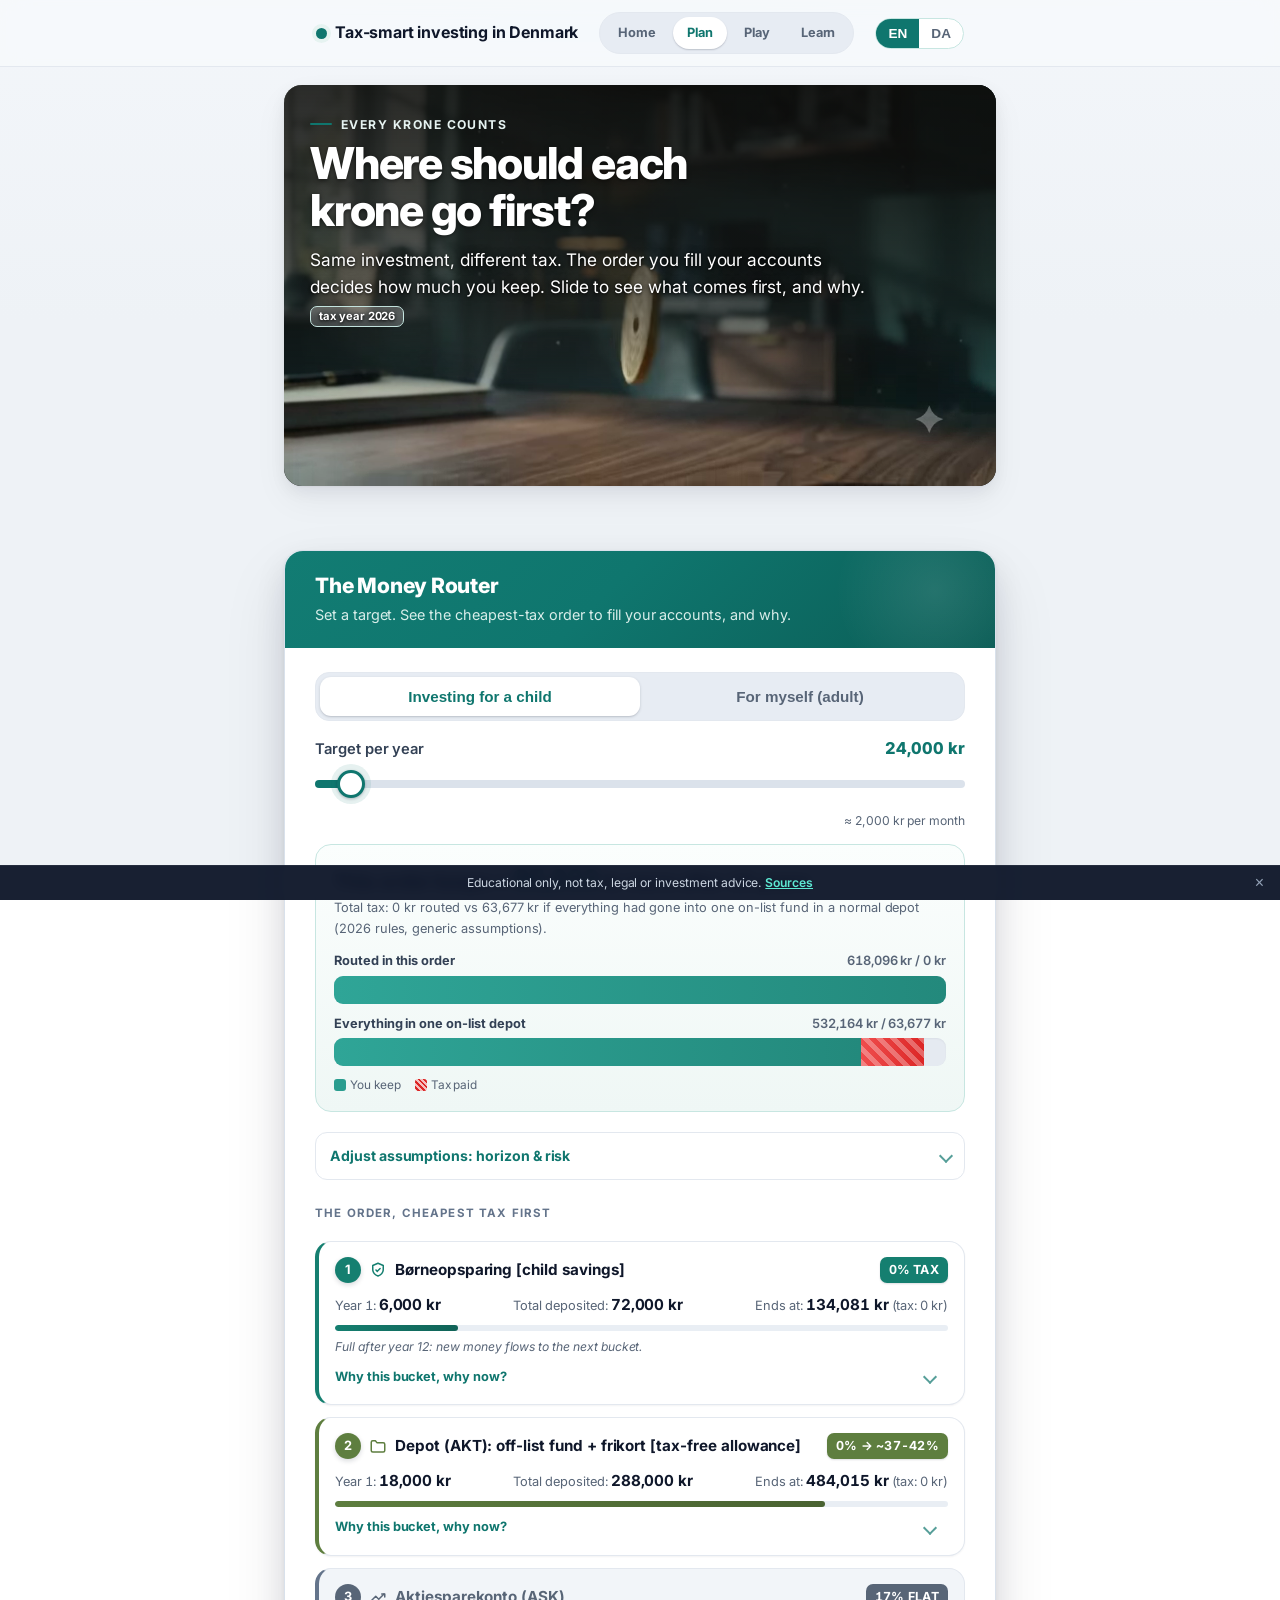
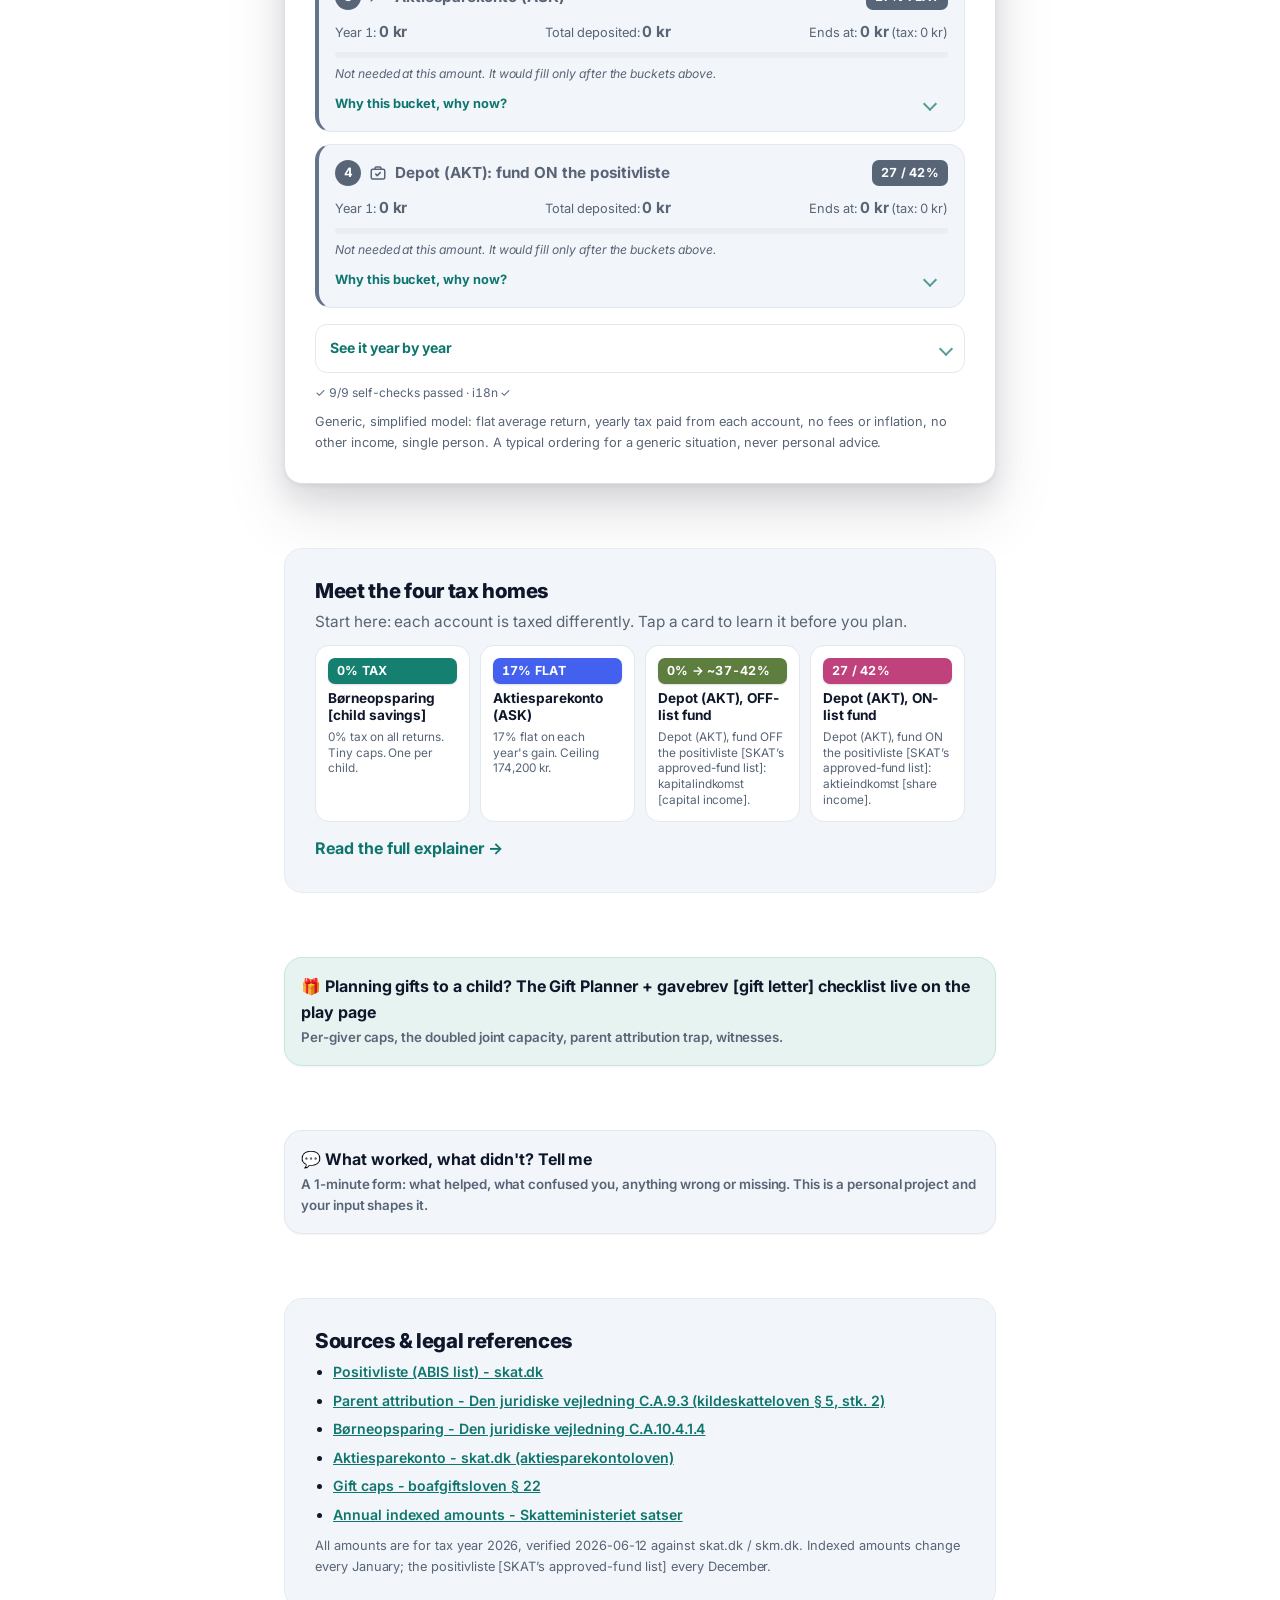
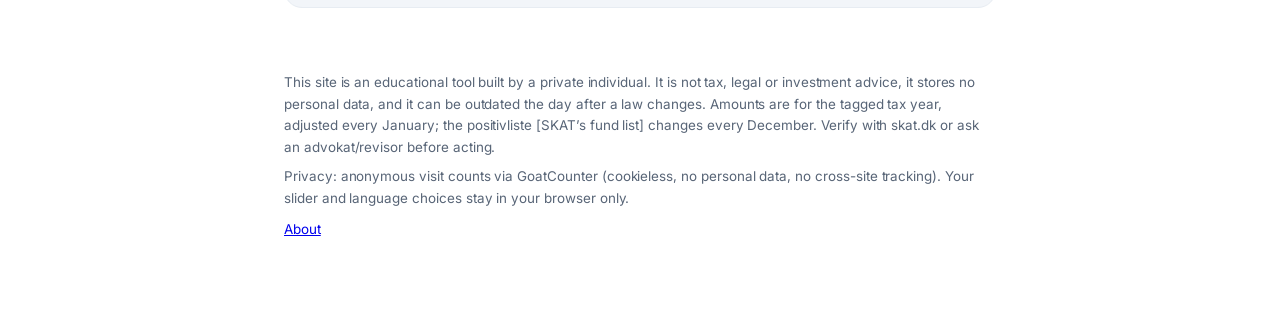
<file: plan.html>
<!DOCTYPE html>
<html lang="en">
<head>
<meta charset="UTF-8">
<meta name="viewport" content="width=device-width, initial-scale=1.0, viewport-fit=cover">
<meta name="google-site-verification" content="POEGT4Xgr1Z1dqoTiFgU0qpSLAWRngIMXFTod5jhnN0">
<title>The Money Router - where should each krone go first?</title>
<meta name="description" content="Set a target amount and see the typical tax-efficient order for filling Danish investment accounts, with the reasoning. Educational only.">
<meta name="theme-color" content="#EEF2F6">
<link rel="icon" href="data:image/svg+xml,<svg xmlns='http://www.w3.org/2000/svg' viewBox='0 0 100 100'><circle cx='50' cy='50' r='46' fill='%230F766E'/><text x='50' y='66' font-size='44' text-anchor='middle' fill='white' font-family='Arial' font-weight='bold'>kr</text></svg>">
<link rel="preconnect" href="https://fonts.googleapis.com">
<link rel="preconnect" href="https://fonts.gstatic.com" crossorigin>
<link rel="stylesheet" href="https://fonts.googleapis.com/css2?family=Inter:wght@400;500;600;700;800;900&display=swap">
<!-- P0.3 social / SEO meta. If the repo/Pages URL differs, update these absolute URLs + og-image path. -->
<link rel="canonical" href="https://taxsmart-invest-denmark.vercel.app/plan.html">
<meta property="og:type" content="website">
<meta property="og:site_name" content="Tax-smart investing in Denmark">
<meta property="og:title" content="The Money Router: where should each krone go first?">
<meta property="og:description" content="A free, no-login tool that shows the cheapest-tax order to fill your Danish investment accounts (ASK, depot, børneopsparing). Educational, not advice.">
<meta property="og:url" content="https://taxsmart-invest-denmark.vercel.app/plan.html">
<meta property="og:image" content="https://taxsmart-invest-denmark.vercel.app/og-image.png">
<meta property="og:image:width" content="1200">
<meta property="og:image:height" content="630">
<meta property="og:locale" content="en">
<meta property="og:locale:alternate" content="da">
<meta name="twitter:card" content="summary_large_image">
<meta name="twitter:title" content="The Money Router: where should each krone go first?">
<meta name="twitter:description" content="Free, no-login tool: the cheapest-tax order to fill your Danish accounts. Educational, not advice.">
<meta name="twitter:image" content="https://taxsmart-invest-denmark.vercel.app/og-image.png">
<script type="application/ld+json">{"@context":"https://schema.org","@type":"WebPage","name":"The Money Router: where should each krone go first?","url":"https://taxsmart-invest-denmark.vercel.app/plan.html","inLanguage":["en","da"],"description":"Free educational tool for Danish retail investment taxation. Not advice."}</script>
<style>
  /* Page-specific design tokens: the ONE site-wide cool palette (same set as learn.html /
     about.html), plus this page's account/data colours. Shared shell rules live in
     css/styles.css, linked LAST. */
  :root{
    /* cool, airy page chrome */
    --bg:#EEF2F6; --card:#FFFFFF;
    --ink:#0F172A; --ink-2:#334155; --muted:#586577; --muted-2:#64748B;
    --line:#E3E8EF; --line-soft:#EDF1F6; --sunken:#F2F5F9;
    /* trust accent (teal) */
    --accent:#0F766E; --accent-strong:#0B5D56; --accent-ink:#0B5D56;
    --accent-soft:#E6F3F1; --accent-line:#C7E6E1;
    /* semantic */
    --success:#15803D; --success-soft:#ECFDF5; --success-line:#A7F3D0; --success-ink:#166534;
    --warn:#B45309; --warn-soft:#FFFBEB; --warn-line:#FCE3A6; --warn-ink:#8A4B08;
    --danger:#DC2626; --danger-soft:#FEF2F2; --danger-line:#FBD0D0; --danger-ink:#9F1D1D;
    --tax-red:#DC2626;
    /* account / data palette (mirrors the JS hex values) */
    --c-bo:#157F70; --c-fri:#5E7E3F; --c-ask:#4361EE; --c-on:#C0427C; --c-kap:#E08A00;
    /* shape + depth */
    --radius:18px; --radius-sm:12px; --radius-lg:22px;
    --shadow-sm:0 1px 2px rgba(15,23,42,.05);
    --shadow:0 1px 2px rgba(15,23,42,.04), 0 6px 16px rgba(15,23,42,.06), 0 14px 34px rgba(15,23,42,.05);
    --shadow-lg:0 2px 4px rgba(15,23,42,.05), 0 14px 30px rgba(15,23,42,.10), 0 30px 64px rgba(15,23,42,.10);
    --space-sec:64px;
    --ease:cubic-bezier(.4,0,.2,1);
  }
  /* primitives, top bar, footer, sticky bar, ctx-pill, skip-link, focus + reduced-motion live in css/styles.css (shared, linked last) */
  body{font-family:-apple-system,BlinkMacSystemFont,"Segoe UI",Roboto,"Helvetica Neue",Arial,sans-serif;
    background:var(--bg);color:var(--ink);line-height:1.55;padding-bottom:64px}
  .wrap{max-width:680px;margin:0 auto;padding:0 16px}
  .site-inner{display:flex;align-items:center;justify-content:space-between;padding:12px 16px;max-width:680px;margin:0 auto;gap:8px}
  .brand{display:flex;align-items:center;gap:8px;font-weight:700;font-size:1rem;white-space:nowrap}
  .brand .dot{width:12px;height:12px;border-radius:50%;background:var(--accent)}
  .lang-toggle button{border:0;background:transparent;color:var(--accent);font-weight:700;font-size:.85rem;padding:7px 12px;cursor:pointer;min-width:42px}
  .kicker{display:inline-block;font-size:.78rem;font-weight:800;letter-spacing:.07em;text-transform:uppercase;color:var(--accent);margin:26px 0 0}
  h1{font-size:1.65rem;line-height:1.2;letter-spacing:-.02em;margin:26px 0 8px}
  @media(min-width:560px){h1{font-size:2.05rem}}
  .tagline{color:var(--muted);font-size:1rem;margin-bottom:18px}
  /* HERO video (decorative, play-once narrative, rests on final frame = poster). The clip lives
     on THIS page now (the router is its narrative); the home page uses only the static poster.
     Reference by filename only so a clean re-export can drop in over the same names. */
  .hero{position:relative;margin:18px 0 6px}
  .hero-frame{position:relative;width:100%;aspect-ratio:1080/608;border-radius:var(--radius);overflow:hidden;box-shadow:var(--shadow);background:#0b0b0b;line-height:0}
  .hero-video,.hero-still{position:absolute;inset:0;width:100%;height:100%;object-fit:cover}
  .hero-still{display:none}
  @media(prefers-reduced-motion:reduce){ .hero-video{display:none} .hero-still{display:block} }
  /* mobile-first: headline sits BELOW the video in normal theme colours */
  .hero-copy{padding:14px 2px 0}
  .hero-copy .kicker{margin-top:0}
  .hero-copy h1{margin-top:6px}
  .hero-copy .tagline{margin-bottom:0}
  /* >=700px: overlay the headline on the composed upper area with a deep scrim (clip has a bright window upper-left) */
  @media(min-width:700px){
    .hero-copy{position:absolute;top:0;left:0;right:0;padding:22px 26px 74px;color:#fff;
      background:linear-gradient(180deg,rgba(15,14,12,.86) 0%,rgba(15,14,12,.74) 38%,rgba(15,14,12,.58) 70%,rgba(15,14,12,.32) 88%,rgba(15,14,12,0) 100%);
      border-radius:var(--radius) var(--radius) 0 0}
    .hero-copy .kicker{color:var(--accent-soft);margin-top:0}
    .hero-copy h1{color:#fff;text-shadow:0 1px 4px rgba(0,0,0,.6);margin:6px 0 8px}
    .hero-copy .tagline{color:#fff;text-shadow:0 1px 3px rgba(0,0,0,.9),0 0 8px rgba(0,0,0,.55)}
    .hero-copy .yeartag{color:#fff;background:rgba(255,255,255,.22)}
  }
  .yeartag{display:inline-block;font-size:.7rem;font-weight:700;color:var(--accent);background:var(--accent-soft);border-radius:6px;padding:1px 6px;white-space:nowrap}
  section{margin:24px 0}
  .panel{background:var(--card);border:1px solid var(--line);border-radius:var(--radius);box-shadow:var(--shadow);padding:18px}
  h2.sec{font-size:1.2rem;margin-bottom:4px}
  p.sub{color:var(--muted);font-size:.9rem;margin-bottom:12px}
  /* tax chips */
  .chip{display:inline-flex;align-items:center;font-weight:800;font-size:.78rem;border-radius:8px;padding:3px 9px;color:#fff;white-space:nowrap;letter-spacing:.01em}
  .chip.c0{background:var(--c-bo)} .chip.cF{background:var(--c-fri)}
  .chip.c17{background:var(--c-ask)} .chip.c27{background:var(--c-on)}
  .chip.big{font-size:.95rem;padding:5px 12px;border-radius:10px}
  /* primer cards */
  .primer{display:grid;grid-template-columns:1fr 1fr;gap:10px}
  @media(min-width:560px){.primer{grid-template-columns:repeat(4,1fr)}}
  details.acct{border:1px solid var(--line);border-radius:14px;background:#fff;overflow:hidden}
  details.acct summary{list-style:none;cursor:pointer;padding:12px;display:flex;flex-direction:column;gap:6px;min-height:96px}
  details.acct summary::-webkit-details-marker{display:none}
  details.acct summary b{font-size:.85rem;line-height:1.25}
  details.acct summary .one{font-size:.74rem;color:var(--muted);line-height:1.35}
  details.acct .more{padding:0 12px 12px;font-size:.8rem;color:var(--ink);border-top:1px dashed var(--line);padding-top:10px}
  details.acct .more p{margin:6px 0}
  details.acct[open]{border-color:var(--accent)}
  /* controls */
  .mode{display:flex;background:#E7ECF3;border-radius:14px;padding:4px;margin:6px 0 14px}
  .mode button{flex:1;border:0;border-radius:11px;background:transparent;font-size:.95rem;font-weight:700;padding:11px 8px;color:var(--muted);cursor:pointer}
  .mode button.active{background:#fff;color:var(--ink);box-shadow:0 1px 4px rgba(0,0,0,.12)}
  .ctl{margin:14px 0}
  .ctl label{display:flex;justify-content:space-between;align-items:baseline;font-size:.92rem;font-weight:600;margin-bottom:6px;gap:8px}
  .ctl label .lab{flex:1}
  .ctl output{font-variant-numeric:tabular-nums;font-weight:800;color:var(--accent);font-size:1.02rem;white-space:nowrap}
  .ctl .equiv{font-size:.76rem;color:var(--muted);text-align:right;margin-top:2px}
  input[type=range]{-webkit-appearance:none;appearance:none;width:100%;height:34px;background:transparent;touch-action:pan-y}
  input[type=range]::-webkit-slider-runnable-track{height:8px;border-radius:4px;background:linear-gradient(to right,var(--accent) var(--fill,50%),#DBE2EB var(--fill,50%))}
  input[type=range]::-webkit-slider-thumb{-webkit-appearance:none;width:28px;height:28px;border-radius:50%;background:#fff;border:3px solid var(--accent);margin-top:-10px;box-shadow:0 2px 6px rgba(0,0,0,.25);cursor:grab}
  input[type=range]::-moz-range-track{height:8px;border-radius:4px;background:#DBE2EB}
  input[type=range]::-moz-range-progress{height:8px;border-radius:4px;background:var(--accent)}
  input[type=range]::-moz-range-thumb{width:24px;height:24px;border-radius:50%;background:#fff;border:3px solid var(--accent);box-shadow:0 2px 6px rgba(0,0,0,.25)}
  .riskrow{display:flex;gap:8px;margin:10px 0 4px;flex-wrap:wrap}
  .riskrow button{flex:1;min-width:100px;border:1.5px solid var(--line);background:#fff;border-radius:12px;padding:10px 8px;cursor:pointer;font-weight:700;font-size:.84rem;color:var(--muted);line-height:1.3}
  .riskrow button small{display:block;font-weight:600;font-size:.72rem;color:var(--muted)}
  .riskrow button.active{border-color:var(--accent);background:var(--accent-soft);color:var(--accent)}
  /* waterfall */
  .falls{margin-top:18px;display:flex;flex-direction:column;gap:10px}
  .fall{border:1px solid var(--line);border-radius:14px;background:#fff;padding:12px;border-left:5px solid var(--bc,#999)}
  .fall .top{display:flex;align-items:center;gap:8px;flex-wrap:wrap}
  .fall .rank{width:24px;height:24px;border-radius:50%;background:var(--bc,#999);color:#fff;font-weight:800;font-size:.8rem;display:flex;align-items:center;justify-content:center;flex:none}
  .fall .nm{font-weight:700;font-size:.92rem;flex:1;min-width:120px}
  .fall .amts{display:flex;justify-content:space-between;font-size:.8rem;color:var(--muted);margin-top:8px;gap:8px;flex-wrap:wrap}
  .fall .amts b{color:var(--ink);font-variant-numeric:tabular-nums}
  .fall .bar{height:10px;border-radius:5px;background:#E9EEF4;margin-top:8px;overflow:hidden}
  .fall .bar i{display:block;height:100%;border-radius:5px;background:var(--bc,#999);width:0;transition:width .9s cubic-bezier(.4,0,.2,1)}
  .fall .note{font-size:.76rem;color:var(--muted);margin-top:6px;font-style:italic}
  .fall details.why{margin-top:8px;border:0;background:transparent}
  .fall details.why summary{list-style:none;cursor:pointer;font-size:.8rem;font-weight:700;color:var(--accent);padding:2px 0}
  .fall details.why summary::-webkit-details-marker{display:none}
  .fall details.why .body{font-size:.82rem;color:var(--ink);padding:6px 0 2px}
  .fall.empty{opacity:.45}
  /* year-by-year chart */
  .yearchart{margin-top:18px;border-top:1px dashed var(--line);padding-top:16px}
  .yc-title{font-weight:800;font-size:1.02rem}
  .yc-sub{font-size:.8rem;color:var(--muted);margin:2px 0 10px}
  .yc-toggle{display:flex;background:#E7ECF3;border-radius:12px;padding:3px;margin-bottom:12px}
  .yc-toggle button{flex:1;border:0;border-radius:9px;background:transparent;font-size:.8rem;font-weight:700;padding:9px 6px;color:var(--muted);cursor:pointer;line-height:1.2}
  .yc-toggle button.active{background:#fff;color:var(--ink);box-shadow:0 1px 4px rgba(0,0,0,.12)}
  .yc-chart{width:100%}
  .yc-chart svg{width:100%;height:auto;display:block;touch-action:manipulation}
  .yc-chart rect.col-seg{transition:y .5s ease,height .5s ease}
  .yc-chart rect.col-hit{cursor:pointer;fill:transparent}
  .yc-chart rect.col-sel{fill:rgba(15,118,110,.09)}
  .yc-readout{font-size:.82rem;margin:10px 0 2px;padding:9px 11px;background:var(--accent-soft);border-radius:10px;line-height:1.55}
  .yc-readout b{font-variant-numeric:tabular-nums;color:var(--ink)}
  .yc-legend{display:flex;flex-wrap:wrap;gap:8px 14px;font-size:.74rem;color:var(--muted);margin-top:9px}
  .yc-legend span{display:inline-flex;align-items:center;gap:5px}
  .yc-legend i{width:11px;height:11px;border-radius:3px;display:inline-block;flex:none}
  /* smart vs naive */
  .versus{margin-top:20px;border-top:1px dashed var(--line);padding-top:16px}
  .headline{font-size:1.02rem;font-weight:800;margin-bottom:2px}
  .headline .pos{color:var(--success-ink)}
  .vsub{font-size:.8rem;color:var(--muted);margin-bottom:12px}
  .vrow{margin:10px 0}
  .vrow .vlab{display:flex;justify-content:space-between;font-size:.8rem;font-weight:700;margin-bottom:4px}
  .vrow .vlab span:last-child{color:var(--muted);font-weight:600;font-variant-numeric:tabular-nums}
  .vbar{display:flex;height:26px;border-radius:8px;overflow:hidden;background:#E5EAF1}
  .vbar .keep{background:#2A9D8F;transition:width .8s}
  .vbar .tax{background:var(--tax-red);transition:width .8s}
  .vlegend{display:flex;gap:14px;font-size:.74rem;color:var(--muted);margin-top:6px}
  .vlegend i{width:12px;height:12px;border-radius:3px;display:inline-block;vertical-align:-2px;margin-right:4px}
  /* link card, sources, footer */
  .linkcard{display:block;text-decoration:none;color:var(--ink);background:var(--accent-soft);border:1.5px solid var(--accent);border-radius:var(--radius);padding:16px;font-weight:700}
  .linkcard small{display:block;font-weight:600;color:var(--muted);margin-top:2px}
  .linkcard.fb{background:var(--sunken)}
  .sources ul{margin:8px 0 0 18px;font-size:.88rem}
  .sources li{margin:6px 0}
  .sources a{color:var(--accent)}
  .verified{font-size:.8rem;color:var(--muted);margin-top:10px}
  .testbadge{font-size:.75rem;color:var(--muted);margin-top:10px}
  .testbadge.fail{color:#B4231F;font-weight:700}

  /* ============================================================
     REDESIGN v1 - overrides (cascade wins by source order).
     Direction: quiet editorial fintech. Stronger type ramp,
     tiered spacing, 3 surfaces, account colour = data only,
     one dominant tool panel, payoff-first, progressive disclosure.
     ============================================================ */
  body{ line-height:1.62 }
  .wrap{ max-width:716px }
  /* type ramp */
  .kicker{ font-size:.8rem; font-weight:700; letter-spacing:.09em; margin:var(--space-sec) 0 6px }
  h1{ font-size:clamp(2.05rem,6vw,2.6rem); font-weight:700; line-height:1.08; letter-spacing:-.02em; margin:0 0 14px!important; text-wrap:balance }
  .tagline{ font-size:1.07rem; line-height:1.55; color:var(--ink); max-width:33em; margin-bottom:16px }
  h2.sec{ font-size:clamp(1.32rem,3.6vw,1.55rem); font-weight:700; line-height:1.2; letter-spacing:-.01em; text-wrap:balance; margin-bottom:6px }
  p.sub{ font-size:.96rem; line-height:1.5 }
  /* spacing + surfaces */
  section{ margin:var(--space-sec) 0; scroll-margin-top:84px }
  :target{ scroll-margin-top:84px }
  .panel{ padding:22px; border-radius:18px }
  @media(min-width:560px){ .panel{ padding:26px } }
  .panel.ref{ box-shadow:none; background:var(--sunken); border-color:transparent }
  .panel.ref h2.sec{ font-size:1.28rem }
  /* the one dominant tool */
  .panel.tool{ border-color:#D9E1EB; box-shadow:0 2px 8px rgba(15,23,42,.09),0 22px 50px rgba(15,23,42,.11) }
  .tool-head{ margin:-22px -22px 20px; padding:16px 22px; background:var(--accent); color:#fff; border-radius:18px 18px 0 0 }
  @media(min-width:560px){ .tool-head{ margin:-26px -26px 22px; padding:18px 26px } }
  .tool-head .h{ font-size:1.28rem; font-weight:700; line-height:1.2 }
  .tool-head .s{ font-size:.86rem; color:#D7EFEA; margin-top:3px }
  /* payoff-first result block */
  .versus{ margin:0 0 20px; border-top:0; padding:16px 16px 14px; background:var(--sunken); border-radius:14px }
  .headline{ font-size:1.22rem; font-weight:700; line-height:1.25 }
  .headline .pos{ color:var(--accent); font-weight:800 }
  /* zone labels inside the tool */
  .zone{ font-size:.72rem; font-weight:700; letter-spacing:.08em; text-transform:uppercase; color:var(--muted); margin:24px 0 10px }
  /* progressive-disclosure blocks */
  details.adv,details.ycwrap{ border:1px solid var(--line); border-radius:12px; background:var(--card); margin-top:16px; overflow:hidden }
  details.adv>summary,details.ycwrap>summary{ list-style:none; cursor:pointer; padding:12px 14px; font-size:.88rem; font-weight:700; color:var(--accent) }
  details.adv>summary::-webkit-details-marker,details.ycwrap>summary::-webkit-details-marker{ display:none }
  details.adv[open]>summary,details.ycwrap[open]>summary{ border-bottom:1px solid var(--line) }
  .adv-body{ padding:8px 14px 14px }
  .yearchart{ margin-top:0; border-top:0; padding-top:8px }
  /* dial back the 800-weight everywhere */
  .chip,.ctl output,.yc-title,.fall .rank{ font-weight:700 }
  /* hover + focus states (a11y) */
  .mode button,.riskrow button,.yc-toggle button,.tabs .tab,.lang-toggle button{ transition:background-color .15s,color .15s,border-color .15s,box-shadow .15s }
  .mode button:hover,.riskrow button:hover,.yc-toggle button:hover,.tabs .tab:hover{ color:var(--ink) }
  .riskrow button:hover{ border-color:#C4CFDC }
  .linkcard:hover{ background:#D5ECE7 }
  .sources a:hover{ text-decoration:underline }
  /* one rotating chevron for every disclosure (replaces text arrows) */
  details.adv>summary,details.ycwrap>summary,.fall details.why>summary{ position:relative; padding-right:28px }
  details.adv>summary::after,details.ycwrap>summary::after,.fall details.why>summary::after{ content:""; position:absolute; right:13px; top:calc(50% - 5px); width:8px; height:8px; border-right:2px solid currentColor; border-bottom:2px solid currentColor; transform:rotate(45deg); transition:transform .2s; opacity:.7 }
  details.adv[open]>summary::after,details.ycwrap[open]>summary::after,.fall details.why[open]>summary::after{ transform:rotate(-135deg) }
  /* subtler waterfall meter (amounts already carry the number) */
  .fall .bar{ height:6px; opacity:.65 }
  /* chip legibility: darken the light account colours for white text */
  .chip.cF{ background:#5E7E3F }
  /* keep the account colour as a left rule on demoted homes section cards too */
  .panel.ref details.acct[open]{ border-color:var(--accent) }

  /* ============================================================
     REDESIGN v2 - NORDIC FINTECH DASHBOARD
     Pure visual layer on the cool token set above. Elevates each
     component to a clean, trustworthy SaaS-dashboard aesthetic.
     No class/id renamed, no logic touched. Account colours kept
     as the data palette.
     ============================================================ */
  body{
    font-family:'Inter',-apple-system,BlinkMacSystemFont,"Segoe UI",Roboto,"Helvetica Neue",Arial,sans-serif;
    background:
      radial-gradient(1200px 480px at 50% -260px, rgba(15,118,110,.07), transparent 70%),
      linear-gradient(180deg,#F3F6FA 0%, #EEF2F6 320px) fixed;
    color:var(--ink); line-height:1.6; letter-spacing:-.003em;
    -webkit-font-smoothing:antialiased; -moz-osx-font-smoothing:grayscale; text-rendering:optimizeLegibility;
  }
  .wrap{ max-width:744px }
  /* numerals: tabular everywhere they carry data */
  .ctl output,.fall .amts b,.headline,.headline .pos,.vrow .vlab span:last-child,.yc-readout b,
  .yeartag,.vbar,output,.chip,.amts,.testbadge{ font-variant-numeric:tabular-nums; font-feature-settings:"tnum" 1,"cv01" 1 }

  /* ---------- hero ---------- */
  .kicker{ color:var(--accent); display:inline-flex; align-items:center; gap:9px; font-weight:700; font-size:.76rem; letter-spacing:.12em }
  .kicker::before{ content:""; width:22px; height:2px; border-radius:2px; background:var(--accent); display:inline-block }
  h1{ font-size:clamp(2.1rem,6vw,2.75rem); font-weight:800; line-height:1.06; letter-spacing:-.028em; color:var(--ink) }
  .tagline{ color:var(--muted); font-size:1.08rem }
  .yeartag{ background:var(--accent-soft); color:var(--accent-ink); border:1px solid var(--accent-line); font-weight:700; padding:1px 8px; border-radius:7px }

  /* ---------- cards / surfaces ---------- */
  section{ scroll-margin-top:88px }
  .panel{ background:var(--card); border:1px solid var(--line); border-radius:var(--radius); box-shadow:var(--shadow); padding:24px }
  @media(min-width:560px){ .panel{ padding:30px } }
  .panel.ref{ background:var(--sunken); border:1px solid #E7ECF2; box-shadow:none }
  .panel.tool{ border-color:#D9E1EB; box-shadow:var(--shadow-lg); padding-top:0 }
  .tool-head{ margin:0 -24px 22px; padding:20px 24px; background:linear-gradient(135deg,#127c73 0%,#0F766E 45%,#0B5D56 100%); color:#fff; border-radius:18px 18px 0 0; position:relative; overflow:hidden }
  .tool-head::after{ content:""; position:absolute; right:-40px; top:-60px; width:200px; height:200px; border-radius:50%; background:radial-gradient(circle,rgba(255,255,255,.10),transparent 70%) }
  @media(min-width:560px){ .tool-head{ margin:0 -30px 24px; padding:22px 30px } }
  .tool-head .h{ font-size:1.32rem; font-weight:800; letter-spacing:-.01em }
  .tool-head .s{ color:rgba(233,247,244,.92); margin-top:4px; font-size:.9rem }
  h2.sec{ color:var(--ink); font-weight:800; letter-spacing:-.015em }
  p.sub{ color:var(--muted) }
  .zone{ color:var(--muted-2); font-weight:700; letter-spacing:.1em }

  /* ---------- chips ---------- */
  .chip{ box-shadow:0 1px 2px rgba(15,23,42,.14); letter-spacing:.02em; border-radius:7px }
  .chip.c0{ background:var(--c-bo) } .chip.cF{ background:#5E7E3F } .chip.c17{ background:var(--c-ask) }
  .chip.c27{ background:var(--c-on) }

  /* ---------- segmented controls (mode / yc-toggle) ---------- */
  .mode,.yc-toggle{ background:#E7ECF3; border:1px solid var(--line); border-radius:14px }
  .mode button,.yc-toggle button{ color:var(--muted); transition:color .18s var(--ease),background .18s var(--ease),box-shadow .18s var(--ease) }
  .mode button.active{ background:#fff; color:var(--accent); box-shadow:0 1px 3px rgba(15,23,42,.16),0 1px 1px rgba(15,23,42,.06) }
  .yc-toggle button.active{ background:#fff; color:var(--accent); box-shadow:0 1px 3px rgba(15,23,42,.14) }

  /* ---------- inputs / sliders ---------- */
  .ctl label{ color:var(--ink-2) }
  .ctl output{ color:var(--accent); font-weight:800 }
  input[type=range]::-webkit-slider-runnable-track{ background:linear-gradient(to right,var(--accent) var(--fill,50%),#DBE2EB var(--fill,50%)); height:8px; border-radius:6px }
  input[type=range]::-webkit-slider-thumb{ border:3px solid var(--accent); box-shadow:0 1px 3px rgba(15,23,42,.28),0 0 0 6px rgba(15,118,110,.10); transition:box-shadow .18s var(--ease),transform .1s var(--ease) }
  input[type=range]:hover::-webkit-slider-thumb{ box-shadow:0 2px 6px rgba(15,23,42,.30),0 0 0 9px rgba(15,118,110,.14) }
  input[type=range]:active::-webkit-slider-thumb{ transform:scale(1.06) }
  input[type=range]::-moz-range-track{ background:#DBE2EB; height:8px; border-radius:6px }
  input[type=range]::-moz-range-progress{ background:var(--accent); height:8px; border-radius:6px }
  input[type=range]::-moz-range-thumb{ border:3px solid var(--accent); box-shadow:0 1px 3px rgba(15,23,42,.28) }
  .riskrow button{ border:1.5px solid var(--line); background:#fff; color:var(--muted); border-radius:12px; transition:border-color .18s var(--ease),background .18s var(--ease),color .18s var(--ease),box-shadow .18s var(--ease) }
  .riskrow button small{ color:var(--muted-2) }
  .riskrow button:hover{ border-color:#C4CFDC; background:#FAFCFE }
  .riskrow button.active{ border-color:var(--accent); background:var(--accent-soft); color:var(--accent-ink); box-shadow:inset 0 0 0 1px var(--accent) }
  .riskrow button.active small{ color:var(--accent) }

  /* ---------- progressive-disclosure blocks ---------- */
  details.adv,details.ycwrap{ border:1px solid var(--line); border-radius:var(--radius-sm); background:#fff; transition:border-color .18s var(--ease),box-shadow .18s var(--ease) }
  details.adv:hover,details.ycwrap:hover{ border-color:#CDD7E2 }
  details.adv>summary,details.ycwrap>summary{ color:var(--accent); font-weight:700 }
  details.acct{ border:1px solid var(--line); border-radius:14px; transition:border-color .18s var(--ease),box-shadow .18s var(--ease) }
  details.acct:hover{ border-color:#C4CFDC; box-shadow:var(--shadow-sm) }
  details.acct[open]{ border-color:var(--accent); box-shadow:inset 0 0 0 1px var(--accent) }
  .panel.ref details.acct{ background:#fff }

  /* ---------- payoff module (smart vs naive) ---------- */
  .versus{ background:linear-gradient(180deg,#FBFEFD,#EFF7F5); border:1px solid var(--accent-line); border-radius:16px; padding:18px 18px 16px }
  .headline{ font-size:1.18rem; font-weight:800; color:var(--ink); line-height:1.3 }
  .headline .pos{ color:var(--accent); font-weight:900; font-size:1.34em; letter-spacing:-.01em }
  .vsub{ color:var(--muted) }
  .vrow .vlab{ color:var(--ink-2) }
  .vrow .vlab span:last-child{ color:var(--muted) }
  .vbar{ height:28px; border-radius:9px; background:#E5EAF1; box-shadow:inset 0 1px 2px rgba(15,23,42,.05) }
  .vbar .keep{ background:linear-gradient(90deg,#2FA597,#23897C) }
  .vbar .tax{ background:linear-gradient(90deg,#EF4D4D,#DC2626) }
  .vlegend{ color:var(--muted) }

  /* ---------- waterfall: dashboard metric modules ---------- */
  .falls{ gap:12px }
  .fall{ border:1px solid var(--line); border-left:4px solid var(--bc,#999); border-radius:16px; background:#fff; padding:15px 16px; box-shadow:var(--shadow-sm); transition:box-shadow .2s var(--ease),transform .2s var(--ease),border-color .2s var(--ease) }
  .fall:hover{ box-shadow:var(--shadow); transform:translateY(-1px) }
  .fall.empty{ opacity:.55; box-shadow:none }
  .fall .rank{ width:26px; height:26px; background:var(--bc,#999); box-shadow:0 2px 5px rgba(15,23,42,.16) }
  .fall .nm{ color:var(--ink); font-weight:700; font-size:.95rem }
  .fall .amts{ color:var(--muted); margin-top:10px; gap:10px 16px }
  .fall .amts b{ color:var(--ink); font-weight:700; font-size:.95rem }
  .fall .bar{ height:6px; background:#E9EEF4; border-radius:99px; opacity:1 }
  .fall .bar i{ background:linear-gradient(90deg,var(--bc,#999),color-mix(in srgb,var(--bc,#999) 78%,#000)) }
  .fall details.why summary{ color:var(--accent) }
  .fall .note{ color:var(--muted) }

  /* ---------- year-by-year chart ---------- */
  .yearchart{ background:transparent }
  .yc-title{ color:var(--ink); font-weight:800 }
  .yc-sub{ color:var(--muted) }
  .yc-chart svg{ overflow:visible }
  .yc-chart rect.col-seg{ transition:y .55s var(--ease),height .55s var(--ease) }
  .yc-chart rect.col-sel{ fill:rgba(15,118,110,.08) }
  .yc-readout{ background:var(--accent-soft); border:1px solid var(--accent-line); border-radius:10px; color:var(--ink-2) }
  .yc-readout b{ color:var(--ink) }
  .yc-legend{ color:var(--muted) }
  .yc-legend i{ border-radius:4px }

  /* ---------- link cards / sources / footer / sticky ---------- */
  .linkcard{ background:var(--accent-soft); border:1.5px solid var(--accent-line); color:var(--ink); box-shadow:var(--shadow-sm); transition:background .18s var(--ease),box-shadow .2s var(--ease),transform .2s var(--ease) }
  .linkcard:hover{ background:#D8ECE8; box-shadow:var(--shadow); transform:translateY(-2px) }
  .linkcard small{ color:var(--muted) }
  .linkcard.fb{ background:var(--sunken); border-color:var(--line) }
  .linkcard.fb:hover{ background:#E8EDF3 }

  /* ---------- focus / motion ---------- */
  a,button,summary,.linkcard,.tabs .tab,.lang-toggle button{ transition:color .18s var(--ease),background-color .18s var(--ease),border-color .18s var(--ease),box-shadow .18s var(--ease),transform .18s var(--ease) }

  /* ============================================================
     UX POLISH v3 - cause-and-effect flash, tax-home icons,
     sticky context pill. Visual/feedback only.
     ============================================================ */
  /* 2. tax-home icons (monochromatic, inherit account colour) */
  .fall .top .nm{ display:inline-flex; align-items:center; gap:8px }
  .fall .top .nm .ti{ color:var(--bc) }
  .yc-legend .legic{ display:inline-flex }
  .yc-legend .ti{ width:14px; height:14px; vertical-align:-2px }

  /* ---------- mobile fix: tax chip must not collide with a long bucket name ---------- */
  @media(max-width:600px){
    .fall .top{ display:grid; grid-template-columns:auto 1fr; align-items:center; column-gap:9px; row-gap:8px; flex-wrap:initial }
    .fall .top .rank{ grid-column:1; grid-row:1 }
    .fall .top .nm{ grid-column:2; grid-row:1; min-width:0 }
    .fall .top .chip{ grid-column:2; grid-row:2; justify-self:start }
  }

  /* non-colour cue: the "tax" bar (and its legend swatch) gets diagonal stripes so it reads differently
     from "keep" without relying on red/green alone */
  .vbar .tax{ background-image:repeating-linear-gradient(45deg,rgba(255,255,255,.30) 0 5px,transparent 5px 10px),linear-gradient(90deg,#EF4D4D,#DC2626) }
  .vlegend i.sw-tax{ background-image:repeating-linear-gradient(45deg,rgba(255,255,255,.7) 0 2px,transparent 2px 4px) }
  /* empty (unfunded) waterfall rows: opacity:.55 crushed every label below AA contrast.
     Use an explicit muted "not used" treatment where rank/chip/text all clear 4.5:1. */
  .fall.empty{ opacity:1; background:var(--sunken); border-left-color:var(--muted-2); box-shadow:none }
  .fall.empty .rank{ background:var(--muted); box-shadow:none }
  .fall.empty .nm,.fall.empty .amts,.fall.empty .amts b,.fall.empty .note,.fall.empty .nm .ti{ color:var(--muted) }
  .fall.empty .chip{ background:var(--muted); box-shadow:none }
</style>
<!-- Shared site-shell chrome (header/footer/sticky/ctx-pill/skip-link/focus). Linked LAST so the cascade order is preserved exactly. -->
<link rel="stylesheet" href="css/styles.css?v=10">
<!-- Shared header/footer markup, single-sourced in js/shell.js. Loaded synchronously so the placeholders below inject during parse (no layout shift / FOUC). -->
<script src="js/shell.js?v=10"></script>
</head>
<body data-page="plan">
<div id="site-header"></div><script>Shell.header()</script>

<div id="ctxPill" class="ctx-pill" role="button" tabindex="-1" aria-hidden="true"></div>

<div class="wrap" id="main" tabindex="-1" role="main">
  <!-- HERO START (the play-once narrative clip lives HERE; the home page uses only the poster) -->
  <div class="hero">
    <div class="hero-frame">
      <video class="hero-video" autoplay muted playsinline preload="metadata" poster="media/hero-poster.webp" aria-hidden="true">
        <source src="media/hero.webm" type="video/webm">
        <source src="media/hero.mp4" type="video/mp4">
      </video>
      <img class="hero-still" src="media/hero-poster.webp" alt="" aria-hidden="true">
    </div>
    <div class="hero-copy">
      <p class="kicker" data-i18n="heroKicker">Every krone counts</p>
      <h1 data-i18n="heroTitle">Where should each krone go first?</h1>
      <p class="tagline" id="heroTag"></p>
    </div>
  </div>
  <!-- HERO END -->

  <!-- ====== THE TOOL: Money Router (payoff-first) ====== -->
  <section class="panel tool" id="router">
    <div class="tool-head">
      <div class="h" data-i18n="routTitle">The Money Router</div>
      <div class="s" data-i18n="routSub">Set a target. See the cheapest-tax order to fill your accounts, and why.</div>
    </div>

    <div class="mode" role="group" aria-label="Who you are investing for" data-i18n-aria="ariaMode">
      <button id="mode-child" class="active" data-i18n="modeChild">Investing for a child</button>
      <button id="mode-adult" data-i18n="modeAdult">For myself (adult)</button>
    </div>

    <div class="ctl">
      <label><span class="lab" data-i18n="ctlBudget">Target per year</span><output id="out-budget" aria-live="polite">24,000 kr</output></label>
      <input type="range" id="in-budget" min="3000" max="600000" step="3000" value="24000" aria-label="Yearly amount" data-i18n-aria="ariaBudget">
      <div class="equiv" id="equivMonthly"></div>
    </div>

    <!-- the reward, up top -->
    <div class="versus">
      <p class="headline" id="vsHeadline" aria-live="polite"></p>
      <p class="vsub" id="vsSub"></p>
      <div class="vrow">
        <div class="vlab"><span data-i18n="vsSmart">Routed in this order</span><span id="vsSmartNum"></span></div>
        <div class="vbar" id="vbarSmart"><div class="keep"></div><div class="tax"></div></div>
      </div>
      <div class="vrow">
        <div class="vlab"><span data-i18n="vsNaive">Everything in one on-list depot</span><span id="vsNaiveNum"></span></div>
        <div class="vbar" id="vbarNaive"><div class="keep"></div><div class="tax"></div></div>
      </div>
      <div class="vlegend">
        <span><i class="sw" style="background-color:#2A9D8F"></i><span data-i18n="legKeep">You keep</span></span>
        <span><i class="sw sw-tax" style="background-color:#DC2626"></i><span data-i18n="legTax">Tax paid</span></span>
      </div>
    </div>

    <details class="adv">
      <summary data-i18n="advTitle">Adjust assumptions: horizon &amp; risk</summary>
      <div class="adv-body">
        <div class="ctl">
          <label><span class="lab" data-i18n="ctlYears">Horizon</span><output id="out-years">15</output></label>
          <input type="range" id="in-years" min="5" max="30" step="1" value="15" aria-label="Years" data-i18n-aria="ariaYears">
        </div>
        <p style="font-size:.9rem;font-weight:600;margin-top:12px" data-i18n="riskLabel">Risk appetite (sets the assumed average return)</p>
        <div class="riskrow">
          <button id="risk-cautious"><span data-i18n="riskC">Steady</span><small>~4%/yr</small></button>
          <button id="risk-balanced" class="active"><span data-i18n="riskB">Mixed</span><small>~6.5%/yr</small></button>
          <button id="risk-adventurous"><span data-i18n="riskA">Mostly stocks</span><small>~8.5%/yr</small></button>
        </div>
      </div>
    </details>

    <p class="zone" data-i18n="zoneOrder">The order, cheapest tax first</p>
    <div class="falls" id="falls"></div>

    <details class="ycwrap">
      <summary data-i18n="ycWrapTitle">See it year by year</summary>
      <div class="yearchart" id="yearchart">
        <p class="yc-title" data-i18n="ycTitle">Year by year: where your money lands</p>
        <p class="yc-sub" data-i18n="ycSub">Each column is one year. The colour shows which account holds that money. Tap a column for the exact split.</p>
        <div class="yc-toggle">
          <button id="yc-contrib" class="active" data-i18n="ycViewContrib">Where each year's money goes</button>
          <button id="yc-value" data-i18n="ycViewValue">Total pot value</button>
        </div>
        <div class="yc-chart" id="yc-svg"></div>
        <div class="visually-hidden" id="yc-table"></div>
        <div class="yc-readout" id="yc-readout"></div>
        <div class="yc-legend" id="yc-legend"></div>
      </div>
    </details>

    <p class="testbadge" id="testbadge"></p>
    <p class="verified" data-i18n="simDisclaimer">Generic, simplified model: flat average return, yearly tax paid from each account, no fees or inflation, no other income. A typical ordering for a generic situation, never personal advice.</p>
  </section>

  <!-- ====== UNDERSTAND THE ACCOUNTS (demoted reference) ====== -->
  <section class="panel ref" id="homes">
    <h2 class="sec" data-i18n="primTitle">Meet the four tax homes</h2>
    <p class="sub" data-i18n="primSub">A 20-second skim. Tap any card for the detail.</p>
    <div class="primer" id="primer"></div>
    <p style="margin-top:14px"><a href="learn-ask-depot-bo.html" data-i18n="plLearnMore" style="color:var(--accent);font-weight:700;text-decoration:none">Read the full explainer →</a></p>
  </section>

  <!-- ====== GIFT LINK ====== -->
  <section>
    <a class="linkcard" href="play.html#gifts">
      <span data-i18n="giftLink">🎁 Planning gifts to a child? The Gift Planner + gavebrev [gift letter] checklist live on the play page</span>
      <small data-i18n="giftLinkSub">Per-giver caps, the doubled joint capacity, parent attribution trap, witnesses.</small>
    </a>
  </section>

  <!-- ====== FEEDBACK ====== -->
  <section>
    <a class="linkcard fb" href="https://tally.so/r/7RPVv0" target="_blank" rel="noopener">
      <span data-i18n="feedbackTitle">💬 Found a mistake or have feedback? Tell me</span>
      <small data-i18n="feedbackSub">A 1-minute form. This is a personal project and your input shapes it.</small>
    </a>
  </section>

  <!-- ====== SOURCES ====== -->
  <section class="panel ref sources" id="sources">
    <h2 class="sec" data-i18n="srcTitle">Sources & legal references</h2>
    <ul>
      <li><a href="https://skat.dk/erhverv/ekapital/vaerdipapirer" target="_blank" rel="noopener">Positivliste (ABIS list) - skat.dk</a></li>
      <li><a href="https://info.skat.dk/data.aspx?oid=2234529" target="_blank" rel="noopener">Parent attribution - Den juridiske vejledning C.A.9.3 (kildeskatteloven § 5, stk. 2)</a></li>
      <li><a href="https://info.skat.dk/data.aspx?oid=2234739" target="_blank" rel="noopener">Børneopsparing - Den juridiske vejledning C.A.10.4.1.4</a></li>
      <li><a href="https://skat.dk/borger/aktier-og-andre-vaerdipapirer/aktiesparekonto" target="_blank" rel="noopener">Aktiesparekonto - skat.dk (aktiesparekontoloven)</a></li>
      <li><a href="https://www.retsinformation.dk/eli/lta/2021/11" target="_blank" rel="noopener">Gift caps - boafgiftsloven § 22</a></li>
      <li><a href="https://skm.dk/tal-og-metode/satser" target="_blank" rel="noopener">Annual indexed amounts - Skatteministeriet satser</a></li>
    </ul>
    <p class="verified" id="verifiedLine"></p>
  </section>
</div>

<div id="site-footer"></div><script>Shell.footer()</script>

<!-- TAX_YEAR_CONFIG is single-sourced in js/config.js (shared with play.html). Update it there each January. -->
<script src="js/config.js?v=10"></script>
<script src="js/tax.js?v=10"></script>
<script src="js/i18n.js?v=10"></script>
<script>
/* TAX_YEAR_CONFIG -> js/config.js, pure tax engine -> js/tax.js (both loaded above, shared with play.html). */

/* Pure tax engine (aktieTax, kapTaxChild, askTax, RISK_PRESETS,
   simulateRouted / simulateNaive / compareSmartVsNaive) is in js/tax.js, loaded above. */

/* ============ SELF-TESTS (hand-computed) ============ */
function approx(a,b,eps=0.01){return Math.abs(a-b)<eps}
function runRouterTests(cfg){
  const t=[]; const ok=(n,c)=>t.push({name:n,pass:!!c});
  const r1=simulateRouted({annualBudget:20000,years:1,returnRate:.05,isChild:true},cfg);
  ok('R1 child route y1', r1.firstYearRoute[0].amount===6000 && r1.firstYearRoute[1].amount===14000
    && r1.firstYearRoute[2].amount===0 && approx(r1.endValue,21000) && approx(r1.totalTax,0));
  const r2=simulateRouted({annualBudget:200000,years:1,returnRate:0,isChild:false},cfg);
  ok('R2 adult ceiling split', r2.buckets.ask.value===174200 && r2.buckets.onlist.value===25800 && r2.totalTax===0);
  const r3=simulateRouted({annualBudget:200000,years:1,returnRate:.10,isChild:false},cfg);
  ok('R3 adult tax math', approx(r3.totalTax,3658) && approx(r3.endValue,216342));
  const r4=simulateRouted({annualBudget:6000,years:13,returnRate:0,isChild:true},cfg);
  ok('R4 BO lifetime stop', r4.buckets.bo.value===72000 && r4.buckets.frikort.value===6000);
  const r5=simulateRouted({annualBudget:2000000,years:1,returnRate:.05,isChild:true},cfg);
  ok('R5 full waterfall', approx(r5.buckets.frikort.deposited,1082000)
    && approx(r5.buckets.ask.deposited,174200) && approx(r5.buckets.onlist.deposited,737800)
    && approx(r5.totalTax,11441));
  const r6=simulateNaive({annualBudget:100000,years:1,returnRate:.10},cfg);
  ok('R6 naive', approx(r6.endValue,107300) && approx(r6.totalTax,2700));
  const r7=compareSmartVsNaive({annualBudget:20000,years:15,returnRate:.065,isChild:true},cfg);
  ok('R7 smart beats naive (child)', r7.taxSaved>0 && r7.endDiff>0);
  const r8=compareSmartVsNaive({annualBudget:50000,years:15,returnRate:.065,isChild:false},cfg);
  ok('R8 smart beats naive (adult)', r8.taxSaved>0 && r8.endDiff>0);
  const r9=simulateRouted({annualBudget:10000,years:5,returnRate:0,isChild:true},cfg);
  ok('R9 zero return', r9.totalTax===0 && approx(r9.endValue,50000));
  return {tests:t, failed:t.filter(x=>!x.pass)};
}

/* ============ I18N ============ */
/* Keys kept to exactly what this page renders (hero, router, homes primer, linkcards,
   sources, shell strings). The positivliste checker / asset map / fund-terms keys moved
   with their sections to check.html and learn-choosing-funds.html. */
const PAGE_I18N = {
  en: {
    "heroKicker":"Every krone counts",
    "heroTitle":"Where should each krone go first?",
    "heroTag":"Same investment, different tax. The order you fill your accounts decides how much you keep. Slide to see what comes first, and why.",
    "primTitle":"Meet the four tax homes",
    "primSub":"Start here: each account is taxed differently. Tap a card to learn it before you plan.",
    "routTitle":"The Money Router",
    "routSub":"Set a target. See the cheapest-tax order to fill your accounts, and why.",
    "modeChild":"Investing for a child",
    "modeAdult":"For myself (adult)",
    "ctlBudget":"Target per year",
    "ctlYears":"Horizon",
    "equivMonthly":"≈ {m} kr per month",
    "riskLabel":"Risk appetite (sets the assumed average return)",
    "riskC":"Steady","riskB":"Mixed","riskA":"Mostly stocks",
    "advTitle":"Adjust assumptions: horizon & risk",
    "zoneOrder":"The order, cheapest tax first",
    "ycWrapTitle":"See it year by year",
    "yearsUnit":"years",
    "ycTitle":"Year by year: where your money lands",
    "ycSub":"Each column is one year. The colour shows which account holds that money. Tap a column for the exact split.",
    "ycViewContrib":"Where each year's money goes",
    "ycViewValue":"Total pot value",
    "ycReadout":"Year {y} - {kind}",
    "ycKindDep":"new money this year",
    "ycKindVal":"total value",
    "ycNm_bo":"Børneopsparing","ycNm_frikort":"frikort depot","ycNm_ask":"ASK","ycNm_onlist":"depot (AKT)",
    "nm_bo":"Børneopsparing [child savings]",
    "nm_frikort":"Depot (AKT): off-list fund + frikort [tax-free allowance]",
    "nm_ask":"Aktiesparekonto (ASK)",
    "nm_onlist":"Depot (AKT): fund ON the positivliste",
    "chip_bo":"0% TAX","chip_frikort":"0% → ~37-42%","chip_ask":"17% FLAT","chip_onlist":"27 / 42%","chip_offAdult":"~37-42%",
    "why_bo":"0% on every krone of return, forever. The catch: max {boY} kr per year and {boL} kr in total. Cheapest tax home in Denmark, so it fills first.",
    "why_frikort":"An accumulating fund OFF the <a href='learn-positivliste.html'>positivliste</a> [SKAT’s approved-fund list] is kapitalindkomst [capital income], and a child's personfradrag [tax-free personal allowance] ({pf} kr, {yr}) absorbs that yearly gain. Effectively 0% until the depot is so big that the gain outgrows the allowance: at this return roughly {vstar} kr. New money stops here before that point; gains above it would cost ~37-42%. <a href='check.html'>Check any fund's list status by ISIN →</a>",
    "why_ask":"Flat {askR}% of each year's gain. Pricier than the buckets above, cheaper than every unlimited alternative (27/42% or ~37/42%). Deposit ceiling {askC} kr ({yr}).",
    "why_ask_adult":"Flat {askR}% of each year's gain, the cheapest tax an adult can get on stock funds. That is why it fills before the depot. Ceiling {askC} kr ({yr}).",
    "why_onlist":"A fund ON the <a href='learn-positivliste.html'>positivliste</a> [SKAT’s approved-fund list] in a normal depot (AKT): 27% up to {aktieT} kr of yearly aktieindkomst [share income], 42% above; married couples share a doubled band of {aktieTM} kr combined. No ceiling, so it takes everything that is left. <a href='check.html'>Check any fund's list status by ISIN →</a>",
    "why_onlist_child":"A fund ON the <a href='learn-positivliste.html'>positivliste</a> [SKAT’s approved-fund list] in the child's depot (AKT): taxed as aktieindkomst [share income], 27% up to {aktieT} kr of yearly gain, 42% above. The personfradrag [tax-free allowance] does NOT offset this, so the child pays 27% from the very first krone, which is why this bucket fills only after the cheaper ones. No ceiling, so it absorbs whatever is left. <a href='check.html'>Check any fund's list status by ISIN →</a>",
    "adultNote":"Why no børneopsparing [child savings] or frikort bucket here? Both are child-only tricks: BO is per child, and an adult's personfradrag [tax-free personal allowance] is normally consumed by salary. Off-list funds are also skipped: ~37-42% kapitalindkomst [capital income] loses to 27/42% aktieindkomst [share income].",
    "whyBtn":"Why this bucket, why now?",
    "y1":"Year 1","depTotal":"Total deposited","endsAt":"Ends at","taxPaid":"tax",
    "fullNote":"Full after year {n}: new money flows to the next bucket.",
    "emptyNote":"Not needed at this amount. It would fill only after the buckets above.",
    "vsHeadline":"This order keeps ≈ {diff} kr more after {n} years",
    "vsSub":"Total tax: {st} kr routed vs {nt} kr if everything had gone into one on-list fund in a normal depot ({yr} rules, generic assumptions).",
    "vsSmart":"Routed in this order",
    "vsNaive":"Everything in one on-list depot",
    "legKeep":"You keep","legTax":"Tax paid",
    "simDisclaimer":"Generic, simplified model: flat average return, yearly tax paid from each account, no fees or inflation, no other income, single person. A typical ordering for a generic situation, never personal advice.",
    "p_bo_one":"0% tax on all returns. Tiny caps. One per child.",
    "p_bo_more":"<p>Deposit max {boY} kr/yr, {boL} kr lifetime. Opened before age 14, paid out between 14 and 21. Can hold funds and stocks at some banks; the positivliste [SKAT’s approved-fund list] does not matter inside it.</p><p><i>Ref: C.A.10.4.1.4</i></p>",
    "p_ask_one":"17% flat on each year's gain. Ceiling {askC} kr.",
    "p_ask_more":"<p>Lager [mark-to-market]: taxed on the value increase each year, sold or not, paid from the account. Only stocks and funds on the <a href='learn-positivliste.html'>positivliste</a> [SKAT’s approved-fund list] are allowed. Children can have one too. Internal trades do not consume the ceiling.</p><p><i>Ref: aktiesparekontoloven</i></p>",
    "p_off_one":"Depot (AKT), fund OFF the positivliste [SKAT’s approved-fund list]: kapitalindkomst [capital income].",
    "p_off_one_adult":"Depot (AKT), fund OFF the list: kapitalindkomst [capital income] ~37-42% - adults usually skip it.",
    "p_off_more_child":"<p>An ordinary brokerage account (aktiedepot, AKT): the fund you pick decides the tax.</p><p>An off-list accumulating fund is taxed yearly (lager [mark-to-market]) as kapitalindkomst [capital income]. The child superpower: the personfradrag [tax-free personal allowance] ({pf} kr) absorbs that gain, so the child pays 0% until the yearly gain outgrows it. The core of most children's setups.</p><p><i>Ref: personskatteloven (kapitalindkomst).</i></p>",
    "p_off_more_adult":"<p>An ordinary brokerage account (aktiedepot, AKT): the fund you pick decides the tax.</p><p>An off-list fund is taxed yearly (lager [mark-to-market]) as kapitalindkomst [capital income] at ~37-42% for an adult. That loses to the 27/42% aktieindkomst [share income] of an on-list fund, so for an adult this account is usually the wrong choice.</p><p><i>Ref: personskatteloven (kapitalindkomst). Approx. rates; depend on municipality and total capital income.</i></p>",
    "p_on_one":"Depot (AKT), fund ON the positivliste [SKAT’s approved-fund list]: aktieindkomst [share income].",
    "p_on_more_child":"<p>An ordinary depot (aktiedepot, AKT): the fund decides the tax.</p><p>An on-list fund is taxed yearly (lager) as aktieindkomst [share income]: 27% up to {aktieT} kr, 42% above. The personfradrag [tax-free allowance] does NOT offset it, so the child pays 27% from the first krone - fine once the cheaper buckets are full, but not where a child starts.</p><p><i>Ref: <a href='check.html'>check an ISIN</a> · ABIS list on skat.dk</i></p>",
    "p_on_more_adult":"<p>An ordinary depot (aktiedepot, AKT): the fund decides the tax.</p><p>Taxed yearly (lager) as aktieindkomst [share income]: 27% up to {aktieT} kr, 42% above ({aktieTM} kr combined for married couples). The personfradrag does NOT offset it. This is the adult workhorse beyond the ASK ceiling.</p><p><i>Ref: <a href='check.html'>check an ISIN</a> · ABIS list on skat.dk</i></p>",
    "giftLink":"🎁 Planning gifts to a child? The Gift Planner + gavebrev [gift letter] checklist live on the play page",
    "giftLinkSub":"Per-giver caps, the doubled joint capacity, parent attribution trap, witnesses.",
    "bigDisclaimer":"This site is an educational tool built by a private individual. It is not tax, legal or investment advice, it stores no personal data, and it can be outdated the day after a law changes. Amounts are for the tagged tax year, adjusted every January; the positivliste [SKAT’s fund list] changes every December. Verify with skat.dk or ask an advokat/revisor before acting.",
    "stickyBar":"Educational only, not tax, legal or investment advice.",
    "testsFail":"SELF-CHECKS FAILING, do not trust the numbers",
    "skipLink":"Skip to content",
    "a11yYear":"Year",
    "ycTakeaway":"By year {n}, most money sits in {lead}; full year-by-year figures are in the data table below.",
    "ariaLangGroup":"Language",
    "ariaMode":"Who you are investing for",
    "ariaBudget":"Yearly amount",
    "ariaYears":"Years",
    "ariaDismiss":"Dismiss",
    "ariaDisclaimer":"Important disclaimer",
    "ctxPillLabel":"Back to the calculator"
  },
  da: {
    "heroKicker":"Hver krone tæller",
    "heroTitle":"Hvor skal hver krone hen først?",
    "heroTag":"Samme investering, forskellig skat. Rækkefølgen, du fylder dine konti i, afgør, hvor meget du beholder. Skub for at se, hvad der kommer først, og hvorfor.",
    "primTitle":"Mød de fire skattemiljøer",
    "primSub":"Start her: hver konto beskattes forskelligt. Tryk på et kort og lær den at kende, før du planlægger.",
    "routTitle":"Pengerouteren",
    "routSub":"Sæt et mål. Se den billigste skatterækkefølge at fylde dine konti i, og hvorfor.",
    "modeChild":"Investerer for et barn",
    "modeAdult":"Til mig selv (voksen)",
    "ctlBudget":"Mål pr. år",
    "ctlYears":"Horisont",
    "equivMonthly":"≈ {m} kr pr. måned",
    "riskLabel":"Risikovillighed (sætter det antagne gennemsnitsafkast)",
    "riskC":"Rolig","riskB":"Blandet","riskA":"Mest aktier",
    "advTitle":"Justér antagelser: horisont & risiko",
    "zoneOrder":"Rækkefølgen, billigste skat først",
    "ycWrapTitle":"Se det år for år",
    "yearsUnit":"år",
    "ycTitle":"År for år: hvor dine penge lander",
    "ycSub":"Hver søjle er ét år. Farven viser, hvilken konto pengene ligger på. Tryk på en søjle for den præcise fordeling.",
    "ycViewContrib":"Hvor årets penge går hen",
    "ycViewValue":"Samlet værdi",
    "ycReadout":"År {y} - {kind}",
    "ycKindDep":"nye penge i år",
    "ycKindVal":"samlet værdi",
    "ycNm_bo":"Børneopsparing","ycNm_frikort":"frikort-depot","ycNm_ask":"ASK","ycNm_onlist":"depot (AKT)",
    "nm_bo":"Børneopsparing",
    "nm_frikort":"Depot (AKT): fond uden for listen + frikort",
    "nm_ask":"Aktiesparekonto (ASK)",
    "nm_onlist":"Depot (AKT): fond PÅ positivlisten",
    "chip_bo":"0% SKAT","chip_frikort":"0% → ~37-42%","chip_ask":"17% FLAD","chip_onlist":"27 / 42%","chip_offAdult":"~37-42%",
    "why_bo":"0% skat af alt afkast, altid. Hagen: maks {boY} kr pr. år og {boL} kr i alt. Danmarks billigste skattemiljø, så det fyldes først.",
    "why_frikort":"En akkumulerende fond UDEN FOR <a href='learn-positivliste.html'>positivlisten</a> er kapitalindkomst, og barnets personfradrag ({pf} kr, {yr}) opsuger årets gevinst. Reelt 0%, indtil depotet er så stort, at gevinsten overstiger fradraget: ved dette afkast cirka {vstar} kr. Nye penge stopper her inden da; gevinster derover ville koste ~37-42%. <a href='check.html'>Tjek en fonds listestatus på ISIN →</a>",
    "why_ask":"Flad {askR}% af årets gevinst. Dyrere end spandene ovenfor, billigere end alle ubegrænsede alternativer (27/42% eller ~37/42%). Indskudsloft {askC} kr ({yr}).",
    "why_ask_adult":"Flad {askR}% af årets gevinst, den billigste skat en voksen kan få på aktiefonde. Derfor fyldes den før depotet. Loft {askC} kr ({yr}).",
    "why_onlist":"En fond PÅ <a href='learn-positivliste.html'>positivlisten</a> i et almindeligt depot (AKT): 27% op til {aktieT} kr årlig aktieindkomst, 42% derover; ægtefæller deler en fordoblet grænse på {aktieTM} kr samlet. Intet loft, så den tager resten. <a href='check.html'>Tjek en fonds listestatus på ISIN →</a>",
    "why_onlist_child":"En fond PÅ <a href='learn-positivliste.html'>positivlisten</a> i barnets depot (AKT): beskattes som aktieindkomst, 27% op til {aktieT} kr af årets gevinst, 42% derover. Personfradraget modregnes IKKE, så barnet betaler 27% fra første krone, derfor fyldes denne spand først efter de billigere. Intet loft, så den opsuger resten. <a href='check.html'>Tjek en fonds listestatus på ISIN →</a>",
    "adultNote":"Hvorfor ingen børneopsparing eller frikort-spand her? Begge er barne-tricks: BO er pr. barn, og en voksens personfradrag bruges normalt af lønnen. Fonde uden for listen springes også over: ~37-42% kapitalindkomst taber til 27/42% aktieindkomst.",
    "whyBtn":"Hvorfor denne spand, hvorfor nu?",
    "y1":"År 1","depTotal":"Indbetalt i alt","endsAt":"Ender på","taxPaid":"skat",
    "fullNote":"Fuld efter år {n}: nye penge løber videre til næste spand.",
    "emptyNote":"Ikke nødvendig ved dette beløb. Den ville først fyldes efter spandene ovenfor.",
    "vsHeadline":"Denne rækkefølge beholder ≈ {diff} kr mere efter {n} år",
    "vsSub":"Samlet skat: {st} kr routet mod {nt} kr, hvis alt var gået i én fond på listen i et almindeligt depot ({yr}-regler, generiske antagelser).",
    "vsSmart":"Routet i denne rækkefølge",
    "vsNaive":"Alt i ét depot på listen",
    "legKeep":"Du beholder","legTax":"Betalt skat",
    "simDisclaimer":"Generisk, forenklet model: fast gennemsnitsafkast, årlig skat betalt fra hver konto, ingen gebyrer eller inflation, ingen anden indkomst, enlig person. En typisk rækkefølge for en generisk situation, aldrig personlig rådgivning.",
    "p_bo_one":"0% skat af alt afkast. Små lofter. Én pr. barn.",
    "p_bo_more":"<p>Indskud maks {boY} kr/år, {boL} kr i alt. Oprettes før 14 år, udbetales mellem 14 og 21. Kan holde fonde og aktier i nogle banker; positivlisten er ligegyldig indeni.</p><p><i>Ref: C.A.10.4.1.4</i></p>",
    "p_ask_one":"17% flad af årets gevinst. Loft {askC} kr.",
    "p_ask_more":"<p>Lagerbeskatning: skat af årets værdistigning, solgt eller ej, betalt fra kontoen. Kun aktier og fonde på <a href='learn-positivliste.html'>positivlisten</a>. Børn kan også have en. Interne handler bruger ikke loftet.</p><p><i>Ref: aktiesparekontoloven</i></p>",
    "p_off_one":"Depot (AKT), fond UDEN FOR positivlisten: kapitalindkomst.",
    "p_off_one_adult":"Depot (AKT), fond uden for listen: kapitalindkomst ~37-42% - voksne springer den oftest over.",
    "p_off_more_child":"<p>En almindelig depotkonto (aktiedepot, AKT): fonden, du vælger, afgør skatten.</p><p>En akkumulerende fond uden for listen beskattes årligt (lager) som kapitalindkomst. Barnets superkraft: personfradraget ({pf} kr) opsuger gevinsten, så barnet betaler 0%, indtil årets gevinst overstiger det. Kernen i de fleste børneopsætninger.</p><p><i>Ref: personskatteloven (kapitalindkomst).</i></p>",
    "p_off_more_adult":"<p>En almindelig depotkonto (aktiedepot, AKT): fonden, du vælger, afgør skatten.</p><p>En fond uden for listen beskattes årligt (lager) som kapitalindkomst på ~37-42% for en voksen. Det taber til de 27/42% aktieindkomst i en fond på listen, så for en voksen er denne konto oftest det forkerte valg.</p><p><i>Ref: personskatteloven (kapitalindkomst). Ca.-satser; afhænger af kommune og samlet kapitalindkomst.</i></p>",
    "p_on_one":"Depot (AKT), fond PÅ positivlisten: aktieindkomst.",
    "p_on_more_child":"<p>Et almindeligt depot (aktiedepot, AKT): fonden afgør skatten.</p><p>En fond på listen beskattes årligt (lager) som aktieindkomst: 27% op til {aktieT} kr, 42% derover. Personfradraget modregnes IKKE, så barnet betaler 27% fra første krone - fint, når de billigere spande er fyldt, men ikke der, et barn starter.</p><p><i>Ref: <a href='check.html'>tjek en ISIN</a> · ABIS-listen på skat.dk</i></p>",
    "p_on_more_adult":"<p>Et almindeligt depot (aktiedepot, AKT): fonden afgør skatten.</p><p>Beskattes årligt (lager) som aktieindkomst: 27% op til {aktieT} kr, 42% derover ({aktieTM} kr samlet for ægtefæller). Personfradraget modregnes IKKE. Det er voksnes arbejdshest ud over ASK-loftet.</p><p><i>Ref: <a href='check.html'>tjek en ISIN</a> · ABIS-listen på skat.dk</i></p>",
    "giftLink":"🎁 Planlægger du gaver til et barn? Gaveplanlæggeren + gavebrev-tjeklisten ligger på legepladsen",
    "giftLinkSub":"Beløbsgrænser pr. giver, den fordoblede fælleskapacitet, forældrebeskatningsfælden, vidner.",
    "bigDisclaimer":"Denne side er et undervisningsværktøj lavet af en privatperson. Den er ikke skatte-, juridisk eller investeringsrådgivning, gemmer ingen persondata og kan være forældet dagen efter en lovændring. Beløb gælder det viste skatteår og reguleres hver januar; positivlisten ændres hver december. Tjek skat.dk eller spørg en advokat/revisor, før du handler.",
    "stickyBar":"Kun undervisning, ikke skatte-, juridisk eller investeringsrådgivning.",
    "testsFail":"SELVTEST FEJLER, stol ikke på tallene",
    "skipLink":"Spring til indhold",
    "a11yYear":"År",
    "ycTakeaway":"I år {n} ligger størstedelen i {lead}; de fulde tal år for år står i datatabellen nedenfor.",
    "ariaLangGroup":"Sprog",
    "ariaMode":"Hvem du investerer for",
    "ariaBudget":"Beløb pr. år",
    "ariaYears":"År",
    "ariaDismiss":"Luk",
    "ariaDisclaimer":"Vigtig ansvarsfraskrivelse",
    "ctxPillLabel":"Tilbage til beregneren"
  }
};
const I18N = mergeI18n(I18N_BASE, PAGE_I18N);

/* ============ STATE ============ */
const LS_KEY = "dkie_planner_v1";
const GLOBAL_KEY = "dkie_global_v1";   // lang + mode shared across pages
let S = { lang:"en", mode:"child", budget:24000, years:15, risk:"balanced", chartView:"contrib" };
try { Object.assign(S, JSON.parse(localStorage.getItem(LS_KEY) || "{}")); } catch(e){}
try { const g=JSON.parse(localStorage.getItem(GLOBAL_KEY)||"{}"); if(g.lang)S.lang=g.lang; if(g.mode)S.mode=g.mode; } catch(e){}
// harden against corrupt / hand-edited storage so a stray value can't yield NaN or a broken UI
(function sanitizeState(){
  const num=(v,min,max,def)=>{ v=+v; return Number.isFinite(v)?Math.min(max,Math.max(min,v)):def; };
  S.lang      = S.lang==="da" ? "da" : "en";
  S.mode      = S.mode==="adult" ? "adult" : "child";
  S.risk      = RISK_PRESETS[S.risk] ? S.risk : "balanced";
  S.chartView = S.chartView==="value" ? "value" : "contrib";
  S.budget    = num(S.budget, 3000, 600000, 24000);
  S.years     = num(S.years, 5, 30, 15);
})();
// Deep link from the home page path chooser: ?mode=child|adult preselects the router mode
// (overrides the remembered mode for this visit; persisted only when the user interacts).
(function modeFromURL(){
  try {
    const m = new URLSearchParams(location.search).get("mode");
    if (m==="child" || m==="adult") S.mode = m;
  } catch(e){}
})();
function save(){ try{ localStorage.setItem(LS_KEY, JSON.stringify(S)); }catch(e){} }
function saveGlobal(){ try{ localStorage.setItem(GLOBAL_KEY, JSON.stringify({lang:S.lang,mode:S.mode})); }catch(e){} }

const cfg = TAX_YEAR_CONFIG;
const $ = id => document.getElementById(id);
function t(key){
  if(I18N[S.lang] && I18N[S.lang][key]!==undefined) return I18N[S.lang][key];
  if(I18N.en[key]!==undefined) return I18N.en[key];
  return key;
}
function fmt(n){ return new Intl.NumberFormat(S.lang==="da"?"da-DK":"en-GB",{maximumFractionDigits:0}).format(Math.round(n)); }
function kr(n){ return fmt(n)+" "+t("kr"); }
function fill(str, map){ return String(str).replace(/\{(\w+)\}/g,(_,k)=> map[k]!==undefined?map[k]:"{"+k+"}"); }
const CFGFILL = ()=>({ boY:fmt(cfg.boYearlyCap), boL:fmt(cfg.boLifetimeCap), pf:fmt(cfg.personfradrag),
  askR:Math.round(cfg.askRate*100), askC:fmt(cfg.askCeiling), aktieT:fmt(cfg.aktieThreshold), aktieTM:fmt(cfg.aktieThresholdMarried), kapTM:fmt(cfg.kapThresholdMarriedApprox), yr:cfg.taxYear });

/* ============ BUCKET METADATA ============ */
const ICONS = {
  shield:`<svg class="ti" viewBox="0 0 24 24" fill="none" stroke="currentColor" stroke-width="2" stroke-linecap="round" stroke-linejoin="round" aria-hidden="true"><path d="M12 3l7 3v5c0 4.4-3 7.6-7 9-4-1.4-7-4.6-7-9V6z"/><path d="M9.3 12l1.8 1.8 3.7-3.8"/></svg>`,
  trend:`<svg class="ti" viewBox="0 0 24 24" fill="none" stroke="currentColor" stroke-width="2" stroke-linecap="round" stroke-linejoin="round" aria-hidden="true"><path d="M3 17l6-6 4 4 7-7"/><path d="M17 8h4v4"/></svg>`,
  caseCheck:`<svg class="ti" viewBox="0 0 24 24" fill="none" stroke="currentColor" stroke-width="2" stroke-linecap="round" stroke-linejoin="round" aria-hidden="true"><rect x="3" y="7" width="18" height="13" rx="2"/><path d="M8 7V5.5A1.5 1.5 0 0 1 9.5 4h5A1.5 1.5 0 0 1 16 5.5V7"/><path d="M9 13.5l2 2 4-4"/></svg>`,
  folder:`<svg class="ti" viewBox="0 0 24 24" fill="none" stroke="currentColor" stroke-width="2" stroke-linecap="round" stroke-linejoin="round" aria-hidden="true"><path d="M3 7a2 2 0 0 1 2-2h3.5l2 2.5H19a2 2 0 0 1 2 2V18a2 2 0 0 1-2 2H5a2 2 0 0 1-2-2z"/></svg>`,
};
const BUCKET_META = {
  bo:      { hex:"#157F70", chip:"c0",  chipKey:"chip_bo",      icon:ICONS.shield },
  frikort: { hex:"#5E7E3F", chip:"cF",  chipKey:"chip_frikort", icon:ICONS.folder },
  ask:     { hex:"#4361EE", chip:"c17", chipKey:"chip_ask",     icon:ICONS.trend },
  onlist:  { hex:"#C0427C", chip:"c27", chipKey:"chip_onlist",  icon:ICONS.caseCheck },
};

/* ============ RENDER: primer ============ */
function renderPrimer(){
  const F = CFGFILL();
  const isChild = S.mode==="child";
  const cards = [];
  if (isChild) cards.push({ meta:BUCKET_META.bo, nameKey:"nm_bo", oneKey:"p_bo_one", moreKey:"p_bo_more" });
  cards.push({ meta:BUCKET_META.ask, nameKey:"nm_ask", oneKey:"p_ask_one", moreKey:"p_ask_more" });
  cards.push({ meta:BUCKET_META.frikort, nameKey:"p_off_title",
    chipKey: isChild?"chip_frikort":"chip_offAdult",
    oneKey: isChild?"p_off_one":"p_off_one_adult", moreKey: isChild?"p_off_more_child":"p_off_more_adult" });
  cards.push({ meta:BUCKET_META.onlist, nameKey:"p_on_title", oneKey:"p_on_one",
    moreKey: isChild?"p_on_more_child":"p_on_more_adult" });
  const names = { p_off_title:{en:"Depot (AKT), OFF-list fund",da:"Depot (AKT), fond uden for listen"},
                  p_on_title:{en:"Depot (AKT), ON-list fund",da:"Depot (AKT), fond på listen"} };
  $("primer").innerHTML = cards.map(c=>{
    const nm = names[c.nameKey] ? names[c.nameKey][S.lang] : t(c.nameKey);
    const chipKey = c.chipKey || c.meta.chipKey;
    return `<details class="acct">
      <summary><span class="chip ${c.meta.chip}">${chipKey?t(chipKey):""}</span>
        <b>${nm}</b><span class="one">${fill(t(c.oneKey),F)}</span></summary>
      <div class="more">${fill(t(c.moreKey),F)}</div>
    </details>`;
  }).join("");
}

/* ============ RENDER: router ============ */
function renderRouter(){
  const returnRate = RISK_PRESETS[S.risk];
  const params = { annualBudget:S.budget, years:S.years, returnRate, isChild:S.mode==="child" };
  const cmp = compareSmartVsNaive(params, cfg);
  const sim = cmp.smart;
  const F = Object.assign(CFGFILL(), { vstar: fmt(sim.Vstar===Infinity?0:sim.Vstar) });

  $("falls").innerHTML = sim.order.map((id,i)=>{
    const m = BUCKET_META[id], b = sim.buckets[id];
    const y1 = sim.firstYearRoute.find(r=>r.id===id).amount;
    const share = sim.order.reduce((s,k)=>s+sim.buckets[k].deposited,0);
    const pct = share>0 ? b.deposited/share*100 : 0;
    let whyKey = "why_"+id;
    if (id==="ask" && S.mode==="adult") whyKey = "why_ask_adult";
    else if (id==="onlist" && S.mode==="child") whyKey = "why_onlist_child";
    let note = "";
    if (b.deposited<=0) note = `<p class="note">${t("emptyNote")}</p>`;
    else if (b.lastDepYear < S.years) note = `<p class="note">${fill(t("fullNote"),{n:b.lastDepYear})}</p>`;
    return `<div class="fall ${b.deposited<=0?"empty":""}" style="--bc:${m.hex}">
      <div class="top"><span class="rank">${i+1}</span><span class="nm">${m.icon||""}${t("nm_"+id)}</span>
        <span class="chip ${m.chip}">${t(m.chipKey)}</span></div>
      <div class="amts">
        <span>${t("y1")}: <b>${kr(y1)}</b></span>
        <span>${t("depTotal")}: <b>${kr(b.deposited)}</b></span>
        <span>${t("endsAt")}: <b>${kr(b.value)}</b> (${t("taxPaid")}: ${kr(b.tax)})</span>
      </div>
      <div class="bar"><i data-w="${pct.toFixed(1)}"></i></div>
      ${note}
      <details class="why"><summary>${t("whyBtn")}</summary>
        <div class="body">${fill(t(whyKey),F)}</div></details>
    </div>`;
  }).join("") + (S.mode==="adult" ? `<p class="note" style="font-size:.8rem;color:var(--muted);padding:0 4px">${t("adultNote")}</p>` : "");

  requestAnimationFrame(()=>requestAnimationFrame(()=>{
    document.querySelectorAll(".fall .bar i").forEach(el=> el.style.width = el.dataset.w+"%");
  }));

  // smart vs naive
  $("vsHeadline").innerHTML = fill(t("vsHeadline"),{diff:"<span class='pos'>"+fmt(cmp.endDiff)+"</span>", n:S.years});
  $("vsSub").textContent = fill(t("vsSub"),{st:fmt(sim.totalTax), nt:fmt(cmp.naive.totalTax), yr:cfg.taxYear});
  const maxBar = Math.max(sim.endValue+sim.totalTax, cmp.naive.endValue+cmp.naive.totalTax) || 1;
  const set = (barId,numId,endV,taxV)=>{
    const bar = $(barId);
    bar.querySelector(".keep").style.width = (endV/maxBar*100)+"%";
    bar.querySelector(".tax").style.width = (taxV/maxBar*100)+"%";
    bar.setAttribute("role","img");
    bar.setAttribute("aria-label", `${t("legKeep")}: ${kr(endV)}. ${t("legTax")}: ${kr(taxV)}.`);
    $(numId).textContent = kr(endV)+" / "+kr(taxV);
  };
  set("vbarSmart","vsSmartNum",sim.endValue,sim.totalTax);
  set("vbarNaive","vsNaiveNum",cmp.naive.endValue,cmp.naive.totalTax);

  renderYearChart(sim);
}

/* ============ RENDER: year-by-year chart ============ */
const YC_ORDER = ['bo','frikort','ask','onlist'];
let lastSim = null, chartSelYear = 1;
function ycName(id){ return t("ycNm_"+id); }
function renderYearChart(sim){
  if(sim) lastSim = sim;
  sim = lastSim; if(!sim) return;
  const years = sim.series.length - 1;            // series[0] is year 0
  chartSelYear = Math.max(1, Math.min(chartSelYear, years));
  const view = S.chartView==="value" ? "val" : "dep";

  const W=640,H=240, padL=10,padR=10,padT=22,padB=28;
  const plotW=W-padL-padR, plotH=H-padT-padB;
  const step=plotW/years, colW=Math.max(3, step*0.66);
  const maxVal = (view==="dep") ? (S.budget||1)
               : (Math.max(...sim.series.slice(1).map(s=>s.total)) || 1);
  const topLabel = (view==="dep") ? kr(S.budget) : kr(maxVal);

  let bars="";
  for(let y=1;y<=years;y++){
    const data=sim.series[y][view];
    const cx=padL+(y-0.5)*step, x=cx-colW/2;
    if(y===chartSelYear)
      bars+=`<rect class="col-sel" x="${(cx-step/2).toFixed(1)}" y="${padT}" width="${step.toFixed(1)}" height="${plotH}" rx="2"></rect>`;
    let acc=0;
    for(const id of YC_ORDER){
      const v=data[id]||0; if(v<=0) continue;
      const h=v/maxVal*plotH, yTop=padT+plotH-acc-h;
      bars+=`<rect class="col-seg" x="${x.toFixed(1)}" y="${yTop.toFixed(1)}" width="${colW.toFixed(1)}" height="${Math.max(0,h).toFixed(1)}" fill="${BUCKET_META[id].hex}" rx="1"></rect>`;
      acc+=h;
    }
    if(years<=16 || y===1 || y===years || y%5===0)
      bars+=`<text x="${cx.toFixed(1)}" y="${H-9}" text-anchor="middle" font-size="10" fill="#64748B">${y}</text>`;
    bars+=`<rect class="col-hit" data-year="${y}" x="${(cx-step/2).toFixed(1)}" y="${padT}" width="${step.toFixed(1)}" height="${plotH}"></rect>`;
  }
  const axis=`<line x1="${padL}" y1="${padT+plotH}" x2="${W-padR}" y2="${padT+plotH}" stroke="#DBE2EB" stroke-width="1"></line>`+
    `<text x="${padL}" y="${padT-7}" font-size="10" fill="#64748B">${topLabel}</text>`;
  // a11y: takeaway label names the account holding the most by the final year
  const finalSplit = sim.series[years][view];
  const leadId = sim.order.slice().sort((a,b)=>(finalSplit[b]||0)-(finalSplit[a]||0))[0];
  const takeaway = fill(t("ycTakeaway"), { n:years, lead:ycName(leadId) });
  $("yc-svg").innerHTML=`<svg viewBox="0 0 ${W} ${H}" role="img" aria-label="${t("ycTitle")} - ${takeaway}" aria-describedby="yc-table">${axis}${bars}</svg>`;

  // a11y: visually-hidden data table mirroring the chart, one row per year
  const cols = sim.order;
  const thead = `<tr><th scope="col">${t("a11yYear")}</th>${cols.map(id=>`<th scope="col">${ycName(id)}</th>`).join("")}</tr>`;
  let trows = "";
  for(let y=1;y<=years;y++){
    const d=sim.series[y][view];
    trows += `<tr><th scope="row">${y}</th>${cols.map(id=>`<td>${kr(d[id]||0)}</td>`).join("")}</tr>`;
  }
  $("yc-table").innerHTML = `<table><caption>${t("ycTitle")} - ${t(view==="dep"?"ycKindDep":"ycKindVal")}</caption><thead>${thead}</thead><tbody>${trows}</tbody></table>`;

  $("yc-legend").innerHTML = sim.order.map(id=>
    `<span><span class="legic" style="color:${BUCKET_META[id].hex}">${BUCKET_META[id].icon||""}</span>${ycName(id)}</span>`).join("");

  updateYcReadout();
  // pointer drill-in only: the SVG is role="img" (no interactive descendants allowed); keyboard/SR
  // users get the same per-year figures from the visually-hidden #yc-table mirrored above.
  $("yc-svg").querySelectorAll(".col-hit").forEach(el=>
    el.addEventListener("click",()=>{ chartSelYear=+el.dataset.year; renderYearChart(); }));
}
function updateYcReadout(){
  if(!lastSim) return;
  const view=S.chartView==="value"?"val":"dep";
  const data=lastSim.series[chartSelYear][view];
  const parts=lastSim.order.map(id=>`${ycName(id)} <b>${kr(data[id]||0)}</b>`).join(" · ");
  const head=fill(t("ycReadout"),{y:chartSelYear, kind:t(view==="dep"?"ycKindDep":"ycKindVal")});
  $("yc-readout").innerHTML = `${head}: ${parts}`;
}

/* ============ RENDER: strings ============ */
function renderStrings(){
  document.documentElement.lang = S.lang;
  document.querySelectorAll("[data-i18n]").forEach(el=>{
    const k = el.getAttribute("data-i18n");
    const v = t(k);
    if (typeof v === "string") el.textContent = v;
  });
  document.querySelectorAll("[data-i18n-aria]").forEach(el=>{ el.setAttribute("aria-label", t(el.getAttribute("data-i18n-aria"))); });
  $("heroTag").innerHTML = "";
  $("heroTag").appendChild(document.createTextNode(t("heroTag")+" "));
  const tag = document.createElement("span"); tag.className="yeartag";
  tag.textContent = (S.lang==="da"?"skatteår ":"tax year ")+cfg.taxYear;
  $("heroTag").appendChild(tag);
  $("verifiedLine").textContent = fill(t("verifiedLine"),{yr:cfg.taxYear,date:cfg.verifiedDate});
  $("lang-en").classList.toggle("active",S.lang==="en");
  $("lang-da").classList.toggle("active",S.lang==="da");
}

function refreshOutputs(){
  $("out-budget").textContent = kr(S.budget);
  $("equivMonthly").textContent = fill(t("equivMonthly"),{m:fmt(S.budget/12)});
  $("out-years").textContent = S.years+" "+t("yearsUnit");
  updateCtxPill();
}
function syncSliderFill(el){ el.style.setProperty("--fill",((el.value-el.min)/(el.max-el.min)*100)+"%"); }
function renderAll(){ renderStrings(); refreshOutputs(); renderPrimer(); renderRouter(); }

/* ============ WIRING ============ */
let timer=null;
function onInput(){
  refreshOutputs();
  flash([$("out-budget"),$("out-years"),$("equivMonthly")]);
  save(); clearTimeout(timer);
  timer=setTimeout(()=>{ renderRouter(); flash(document.querySelectorAll("#falls .amts b, #vsSmartNum, #vsNaiveNum, #vsHeadline .pos")); },160);
}
$("in-budget").addEventListener("input",e=>{ S.budget=+e.target.value; syncSliderFill(e.target); onInput(); });
$("in-years").addEventListener("input",e=>{ S.years=+e.target.value; syncSliderFill(e.target); onInput(); });
$("mode-child").onclick=()=>{ S.mode="child"; setMode(); };
$("mode-adult").onclick=()=>{ S.mode="adult"; setMode(); };
function setMode(){
  $("mode-child").classList.toggle("active",S.mode==="child");
  $("mode-adult").classList.toggle("active",S.mode==="adult");
  saveGlobal(); save(); renderPrimer(); renderRouter();
}
["cautious","balanced","adventurous"].forEach(r=>{
  $("risk-"+r).onclick=()=>{ S.risk=r; ["cautious","balanced","adventurous"].forEach(x=>$("risk-"+x).classList.toggle("active",x===S.risk)); save(); renderRouter(); };
});
function setChartView(v){ S.chartView=v;
  $("yc-contrib").classList.toggle("active",v==="contrib");
  $("yc-value").classList.toggle("active",v==="value");
  saveGlobal(); save(); renderYearChart(); }
$("yc-contrib").onclick=()=>setChartView("contrib");
$("yc-value").onclick=()=>setChartView("value");
$("lang-en").onclick=()=>{ S.lang="en"; saveGlobal(); save(); renderAll(); };
$("lang-da").onclick=()=>{ S.lang="da"; saveGlobal(); save(); renderAll(); };

/* ============ UX POLISH: data flash + sticky context pill ============ */
function flash(els){
  (els && els.length!==undefined ? els : [els]).forEach(el=>{
    if(!el) return; el.classList.remove("flash-update"); void el.offsetWidth; el.classList.add("flash-update");
  });
}
function updateCtxPill(){
  const pill = $("ctxPill"); if(!pill) return;
  pill.setAttribute("aria-label", `${t("ctxPillLabel")} - ${t("ctlBudget")}: ${kr(S.budget)}, ${S.years} ${t("yearsUnit")}`);
  pill.innerHTML = `<span class="ctx-up" aria-hidden="true">↑</span>${t("ctlBudget")}: <b>${kr(S.budget)}</b><span class="sep">|</span><b>${S.years}</b> ${t("yearsUnit")}`;
}
/* Header hide/show on scroll (and lifting this pill when the header hides) now
   lives once in js/shell.js so it works on every page. This block keeps only
   the Plan-tool-specific pill behavior: reveal it past the tool, scroll back. */
(function navAndPill(){
  const pill = $("ctxPill"),
        tool = document.querySelector(".panel.tool");
  if(!pill || !tool) return;
  function check(){
    const past = tool.getBoundingClientRect().bottom < 72;
    pill.classList.toggle("show", past);
    pill.tabIndex = past ? 0 : -1;
    pill.setAttribute("aria-hidden", past ? "false" : "true");
  }
  function toTool(){
    const top = tool.getBoundingClientRect().top + ((document.scrollingElement||document.documentElement).scrollTop) - 64;
    const reduce = matchMedia("(prefers-reduced-motion: reduce)").matches;
    window.scrollTo({ top: Math.max(0, top), behavior: reduce?"auto":"smooth" });
  }
  pill.addEventListener("click", toTool);
  pill.addEventListener("keydown", e=>{ if(e.key==="Enter" || e.key===" "){ e.preventDefault(); toTool(); } });
  addEventListener("scroll", check, {passive:true});
  addEventListener("resize", check, {passive:true});
  check();
})();

/* ============ INIT ============ */
(function init(){
  $("in-budget").value=S.budget; $("in-years").value=S.years;
  ["in-budget","in-years"].forEach(id=>syncSliderFill($(id)));
  ["cautious","balanced","adventurous"].forEach(x=>$("risk-"+x).classList.toggle("active",x===S.risk));
  $("mode-child").classList.toggle("active",S.mode==="child");
  $("mode-adult").classList.toggle("active",S.mode==="adult");
  $("yc-contrib").classList.toggle("active",S.chartView!=="value");
  $("yc-value").classList.toggle("active",S.chartView==="value");
  const res = runRouterTests(cfg);
  const i18nC = checkI18nComplete(I18N);
  const badge = $("testbadge");
  if(res.failed.length===0 && i18nC.ok){ badge.textContent="✓ "+res.tests.length+"/"+res.tests.length+" "+t("tests")+" · i18n ✓"; }
  else { badge.textContent="✗ "+t("testsFail"); badge.classList.add("fail"); if(res.failed.length) console.error(res.failed); }
  if(!i18nC.ok) console.error("i18n incomplete:", {missingInDa:i18nC.missingInDa, missingInEn:i18nC.missingInEn});
  if(i18nC.identical.length) console.warn("i18n EN==DA (review):", i18nC.identical);
  console.table(res.tests.map(x=>({test:x.name,pass:x.pass})));
  renderAll();
})();

</script>
<script data-goatcounter="https://ashu1309p.goatcounter.com/count" async src="//gc.zgo.at/count.js"></script>
</body>
</html>
</file>
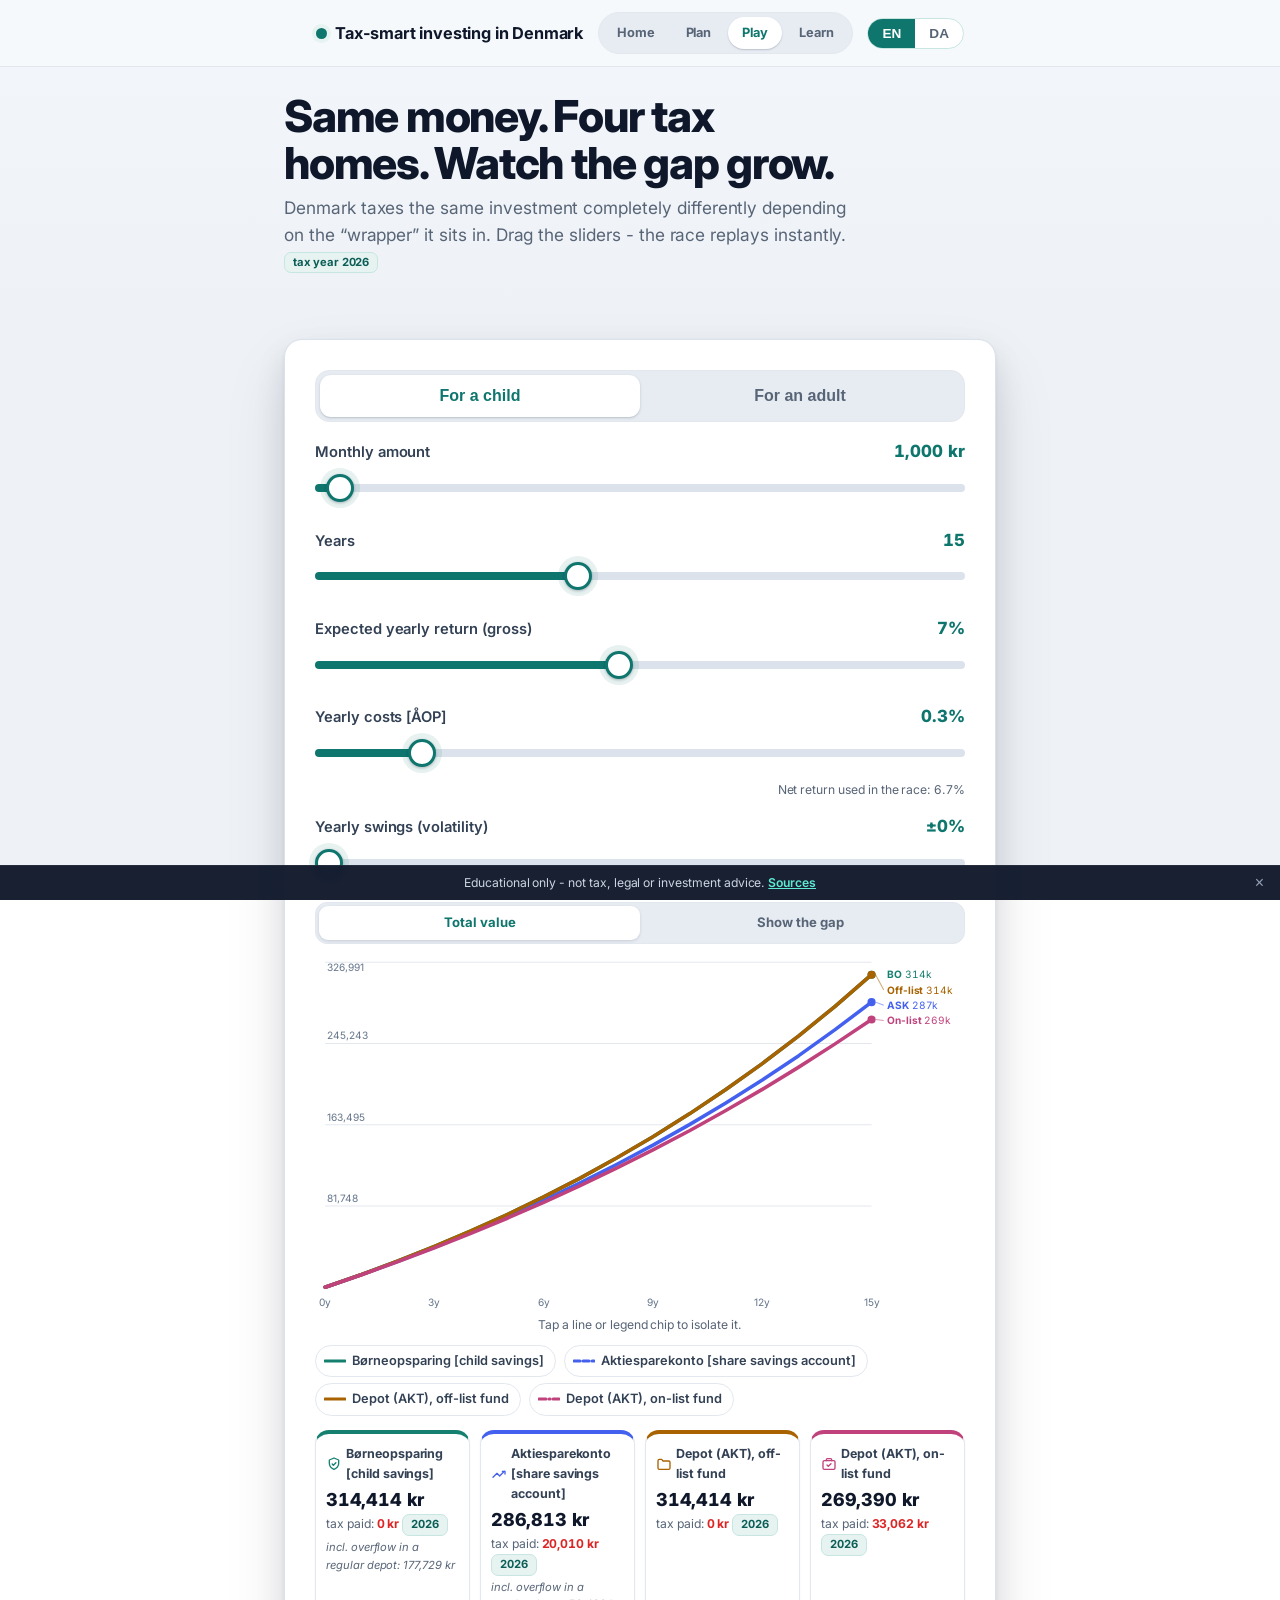
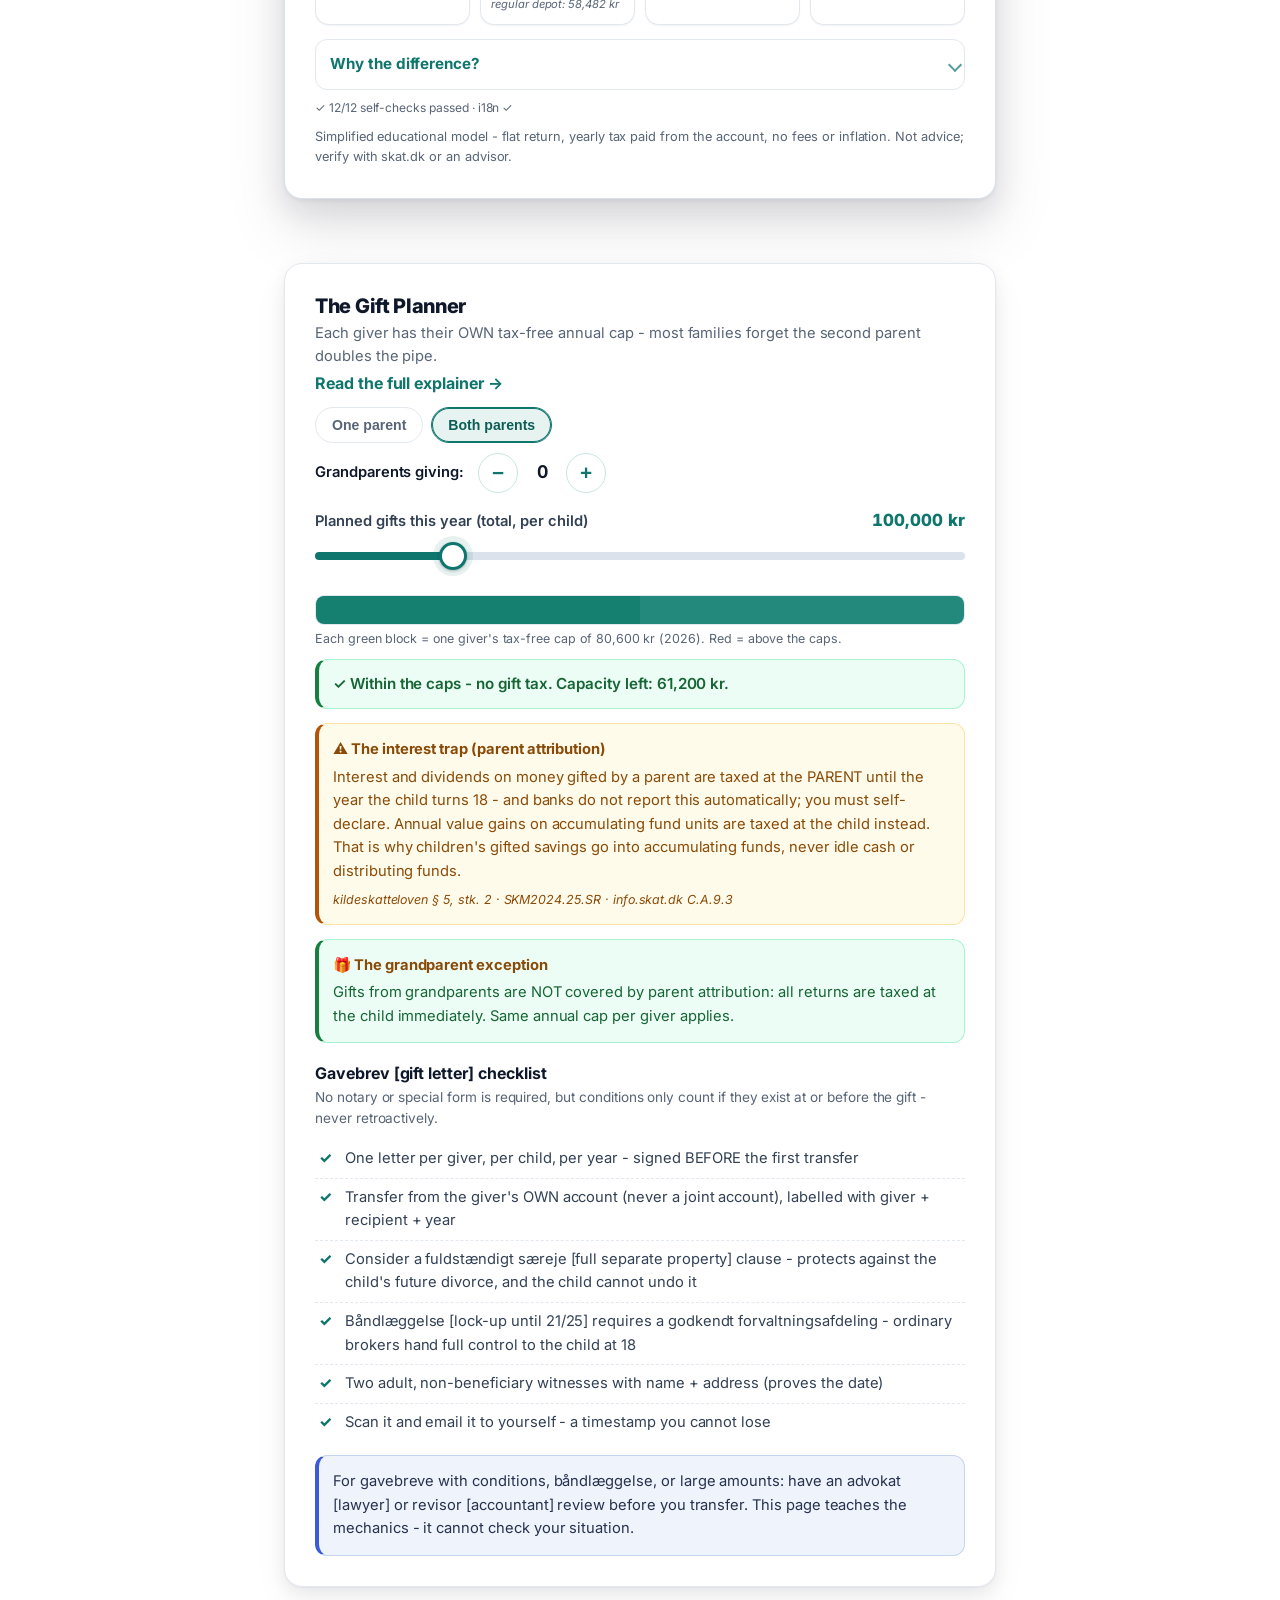
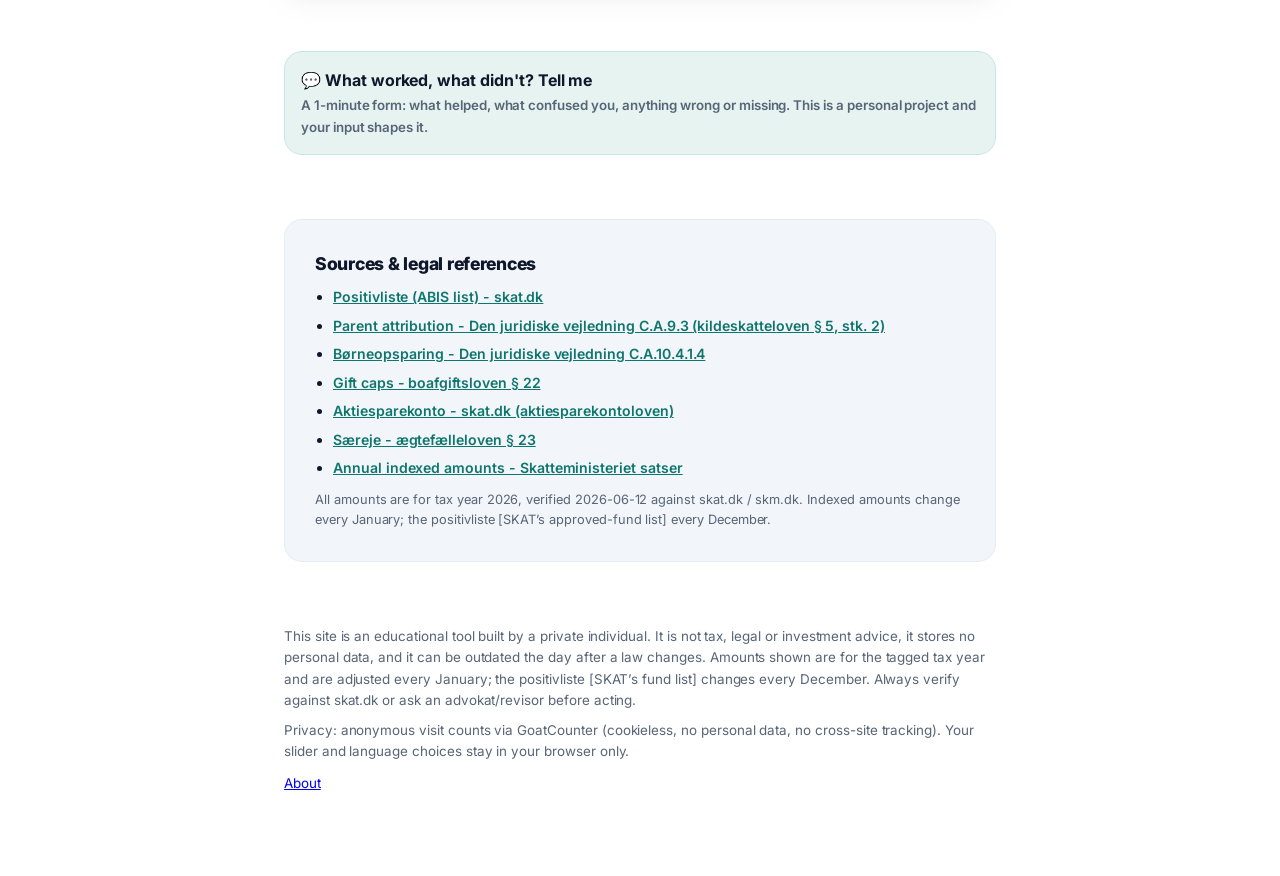
<file: play.html>
<!DOCTYPE html>
<html lang="en">
<head>
<meta charset="UTF-8">
<meta name="viewport" content="width=device-width, initial-scale=1.0, viewport-fit=cover">
<meta name="google-site-verification" content="POEGT4Xgr1Z1dqoTiFgU0qpSLAWRngIMXFTod5jhnN0">
<title>The Wrapper Race - Danish investment tax, explained by playing</title>
<meta name="description" content="Interactive, plain-language explainer of Danish retail investment taxation for new parents, expats and first-time investors. Educational only.">
<meta name="theme-color" content="#EEF2F6">
<link rel="icon" href="data:image/svg+xml,<svg xmlns='http://www.w3.org/2000/svg' viewBox='0 0 100 100'><circle cx='50' cy='50' r='46' fill='%230F766E'/><text x='50' y='66' font-size='44' text-anchor='middle' fill='white' font-family='Arial' font-weight='bold'>kr</text></svg>">
<link rel="preconnect" href="https://fonts.googleapis.com">
<link rel="preconnect" href="https://fonts.gstatic.com" crossorigin>
<link rel="stylesheet" href="https://fonts.googleapis.com/css2?family=Inter:wght@400;500;600;700;800;900&display=swap">
<!-- P0.3 social / SEO meta. If the repo/Pages URL differs, update these absolute URLs + og-image path. -->
<link rel="canonical" href="https://taxsmart-invest-denmark.vercel.app/play.html">
<meta property="og:type" content="website">
<meta property="og:site_name" content="Tax-smart investing in Denmark">
<meta property="og:title" content="The Wrapper Race: Danish investment tax, explained by playing">
<meta property="og:description" content="Race the same savings across Denmark's four tax wrappers and plan tax-free gifts to your kids. A free, no-login educational tool. Not advice.">
<meta property="og:url" content="https://taxsmart-invest-denmark.vercel.app/play.html">
<meta property="og:image" content="https://taxsmart-invest-denmark.vercel.app/og-image.png">
<meta property="og:image:width" content="1200">
<meta property="og:image:height" content="630">
<meta property="og:locale" content="en">
<meta property="og:locale:alternate" content="da">
<meta name="twitter:card" content="summary_large_image">
<meta name="twitter:title" content="The Wrapper Race: Danish investment tax, explained by playing">
<meta name="twitter:description" content="Race savings across Denmark's four tax wrappers + a gift planner. Free, no-login, educational. Not advice.">
<meta name="twitter:image" content="https://taxsmart-invest-denmark.vercel.app/og-image.png">
<script type="application/ld+json">{"@context":"https://schema.org","@type":"WebSite","name":"Tax-smart investing in Denmark","url":"https://taxsmart-invest-denmark.vercel.app/","inLanguage":["en","da"],"description":"Free educational tool for Danish retail investment taxation. Not advice."}</script>
<style>
  /* ONE consolidated cool palette (same token set as learn.html / plan.html / index.html).
     Previously play.html stacked a warm :root here plus two override :root blocks below;
     they are merged into this single source so the old cream palette is fully gone. */
  :root{
    --bg:#EEF2F6; --card:#FFFFFF;
    --ink:#0F172A; --ink-2:#334155; --muted:#586577; --muted-2:#64748B;
    --line:#E3E8EF; --line-soft:#EDF1F6; --sunken:#F2F5F9;
    --accent:#0F766E; --accent-strong:#0B5D56; --accent-ink:#0B5D56;
    --accent-soft:#E6F3F1; --accent-line:#C7E6E1;
    --success:#15803D; --success-soft:#ECFDF5; --success-line:#A7F3D0; --success-ink:#166534;
    --warn:#B45309; --warn-soft:#FFFBEB; --warn-line:#FCE3A6; --warn-ink:#8A4B08; --warn-bg:#FFFBEB;
    --danger:#DC2626; --danger-soft:#FEF2F2; --danger-line:#FBD0D0; --danger-ink:#9F1D1D;
    --info:#3B5BDB; --info-soft:#EEF3FC; --info-line:#C6D4EE; --info-ink:#27324D;
    --c-bo:#157F70; --c-ask:#4361EE; --c-off:#A86200; --c-on:#C0427C;
    --radius:18px; --radius-sm:12px; --radius-lg:22px;
    --shadow-sm:0 1px 2px rgba(15,23,42,.05);
    --shadow:0 1px 2px rgba(15,23,42,.04), 0 6px 16px rgba(15,23,42,.06), 0 14px 34px rgba(15,23,42,.05);
    --shadow-lg:0 2px 4px rgba(15,23,42,.05), 0 14px 30px rgba(15,23,42,.10), 0 30px 64px rgba(15,23,42,.10);
    --space-sec:64px; --ease:cubic-bezier(.4,0,.2,1);
  }
  /* primitives, top bar, footer, sticky bar, ctx-pill, skip-link, focus + reduced-motion live in css/styles.css (shared, linked last) */
  body{
    font-family:-apple-system,BlinkMacSystemFont,"Segoe UI",Roboto,"Helvetica Neue",Arial,sans-serif;
    background:var(--bg); color:var(--ink); line-height:1.55;
    padding-bottom:64px; /* room for sticky disclaimer */
  }
  .wrap{max-width:680px;margin:0 auto;padding:0 16px}
  .site-inner{display:flex;align-items:center;justify-content:space-between;padding:12px 16px;max-width:680px;margin:0 auto}
  .brand{display:flex;align-items:center;gap:8px;font-weight:700;font-size:1.02rem}
  .brand .dot{width:12px;height:12px;border-radius:50%;background:var(--accent);display:inline-block}
  .ctl .equiv{font-size:.76rem;color:var(--muted);text-align:right;margin-top:2px}
  .lang-toggle button{
    border:0;background:transparent;color:var(--accent);font-weight:700;font-size:.85rem;
    padding:7px 14px;cursor:pointer;min-width:46px;
  }
  h1{font-size:1.7rem;line-height:1.2;letter-spacing:-.02em;margin:26px 0 8px}
  .tagline{color:var(--muted);font-size:1.02rem;margin-bottom:18px}
  .yeartag{
    display:inline-block;font-size:.7rem;font-weight:700;color:var(--accent);
    background:var(--accent-soft);border-radius:6px;padding:1px 6px;vertical-align:middle;white-space:nowrap;
  }
  section{margin:26px 0}
  .panel{background:var(--card);border:1px solid var(--line);border-radius:var(--radius);box-shadow:var(--shadow);padding:18px}
  /* mode toggle */
  .mode{display:flex;background:#E7ECF3;border-radius:14px;padding:4px;margin-bottom:16px}
  .mode button{
    flex:1;border:0;border-radius:11px;background:transparent;font-size:1rem;font-weight:700;
    padding:12px 8px;color:var(--muted);cursor:pointer;transition:all .15s;
  }
  .mode button.active{background:#fff;color:var(--ink);box-shadow:0 1px 4px rgba(0,0,0,.12)}
  /* sliders */
  .ctl{margin:14px 0}
  .ctl label{display:flex;justify-content:space-between;align-items:baseline;font-size:.92rem;font-weight:600;margin-bottom:6px}
  .ctl output{font-variant-numeric:tabular-nums;font-weight:800;color:var(--accent);font-size:1.05rem}
  input[type=range]{
    -webkit-appearance:none;appearance:none;width:100%;height:34px;background:transparent;touch-action:pan-y;
  }
  input[type=range]::-webkit-slider-runnable-track{height:8px;border-radius:4px;background:linear-gradient(to right,var(--accent) var(--fill,50%),#DBE2EB var(--fill,50%))}
  input[type=range]::-webkit-slider-thumb{
    -webkit-appearance:none;width:28px;height:28px;border-radius:50%;background:#fff;
    border:3px solid var(--accent);margin-top:-10px;box-shadow:0 2px 6px rgba(0,0,0,.25);cursor:grab;
  }
  input[type=range]::-moz-range-track{height:8px;border-radius:4px;background:#DBE2EB}
  input[type=range]::-moz-range-progress{height:8px;border-radius:4px;background:var(--accent)}
  input[type=range]::-moz-range-thumb{width:24px;height:24px;border-radius:50%;background:#fff;border:3px solid var(--accent);box-shadow:0 2px 6px rgba(0,0,0,.25)}
  /* chart */
  .chart-box{margin-top:6px}
  svg.race{width:100%;height:auto;display:block}
  .legend{display:flex;flex-wrap:wrap;gap:8px 14px;margin-top:10px;font-size:.8rem;font-weight:600}
  .legend span{display:flex;align-items:center;gap:5px}
  .legend i{width:14px;height:4px;border-radius:2px;display:inline-block}
  /* result cards */
  .cards{display:grid;grid-template-columns:1fr 1fr;gap:10px;margin-top:14px}
  @media(min-width:560px){.cards{grid-template-columns:repeat(4,1fr)}}
  .rcard{
    border-radius:12px;padding:10px;border:1px solid var(--line);background:#fff;
    border-top:4px solid var(--cc,#999);position:relative;
  }
  .rcard.dim{opacity:.45}
  .rcard h3{font-size:.78rem;font-weight:700;margin-bottom:2px;display:flex;align-items:center;gap:4px}
  .rcard .end{font-size:1.06rem;font-weight:800;font-variant-numeric:tabular-nums;letter-spacing:-.01em}
  .rcard .tax{font-size:.76rem;color:var(--muted);font-variant-numeric:tabular-nums}
  .rcard .tax b{color:#B4231F;font-weight:700}
  .rcard .spill{font-size:.7rem;color:var(--muted);margin-top:3px;font-style:italic}
  /* tooltips */
  .term{border-bottom:1.5px dotted var(--accent);cursor:help;position:relative}
  button.info{
    width:18px;height:18px;border-radius:50%;border:1.5px solid var(--accent);color:var(--accent);
    background:#fff;font-size:.66rem;font-weight:800;cursor:pointer;line-height:1;flex:none;
  }
  .tipbox{
    display:none;position:absolute;z-index:30;left:8px;right:8px;top:calc(100% + 6px);
    background:#0F172A;color:#E2E8F0;font-size:.8rem;line-height:1.45;border-radius:10px;padding:10px 12px;
    box-shadow:0 6px 20px rgba(0,0,0,.3);font-weight:400;
  }
  .tipbox .ref{display:block;margin-top:5px;font-size:.72rem;color:#B9C5C2;font-style:italic}
  .tipbox.open{display:block}
  /* explainer accordion */
  details.why{margin-top:14px;border:1px solid var(--line);border-radius:12px;background:#fff}
  details.why summary{padding:12px 14px;font-weight:700;cursor:pointer;font-size:.95rem;color:var(--accent)}
  details.why .body{padding:0 14px 14px;font-size:.9rem}
  details.why .body p{margin:8px 0}
  /* gift planner */
  .chips{display:flex;gap:8px;margin:10px 0;flex-wrap:wrap}
  .chips button{
    border:1.5px solid var(--line);background:#fff;border-radius:999px;padding:9px 16px;
    font-weight:700;font-size:.88rem;cursor:pointer;color:var(--muted);
  }
  .chips button.active{border-color:var(--accent);background:var(--accent-soft);color:var(--accent)}
  .stepper{display:flex;align-items:center;gap:14px;margin:10px 0}
  .stepper button{
    width:40px;height:40px;border-radius:50%;border:1.5px solid var(--accent);background:#fff;
    color:var(--accent);font-size:1.3rem;font-weight:800;cursor:pointer;
  }
  .stepper b{font-size:1.1rem;min-width:20px;text-align:center}
  .capbar{display:flex;height:30px;border-radius:8px;overflow:hidden;margin:12px 0 4px;border:1px solid var(--line)}
  .capbar div{transition:width .3s}
  .capbar .seg-ok{background:var(--c-bo)}
  .capbar .seg-ok:nth-child(2n){background:#23897C}
  .capbar .seg-over{background:#D64545}
  .caplegend{font-size:.78rem;color:var(--muted);margin-bottom:10px}
  .verdict{border-radius:12px;padding:12px 14px;font-size:.95rem;font-weight:600;margin:10px 0}
  .verdict.ok{background:#E7F4EC;border:1px solid #9CC9AB;color:#19603A}
  .verdict.over{background:#FBEAEA;border:1px solid #E0A2A2;color:#8C1E1E}
  ul.checklist{list-style:none;margin:10px 0}
  ul.checklist li{padding:7px 0 7px 30px;position:relative;font-size:.92rem;border-bottom:1px dashed var(--line)}
  ul.checklist li:last-child{border-bottom:0}
  ul.checklist li::before{content:"✓";position:absolute;left:4px;color:var(--accent);font-weight:800}
  .trapcard{background:var(--warn-bg);border:1px solid var(--warn-line);border-radius:12px;padding:14px;margin-top:14px;font-size:.92rem}
  .trapcard b.t{display:block;margin-bottom:4px}
  .pro{background:#EFF3FB;border:1px solid #B9C6E4;border-radius:12px;padding:14px;margin-top:14px;font-size:.92rem}
  /* sources + footer */
  .sources ul{margin:8px 0 0 18px;font-size:.88rem}
  .sources li{margin:6px 0}
  .sources a{color:var(--accent)}
  .verified{font-size:.8rem;color:var(--muted);margin-top:10px}
  .testbadge{font-size:.75rem;color:var(--muted);margin-top:8px}
  .testbadge.fail{color:#B4231F;font-weight:700}
  @media(min-width:560px){h1{font-size:2.1rem}}

  /* ============================================================
     REDESIGN v1 - shared design system (matches Plan page).
     (Its :root tokens are now folded into the single cool :root above.)
     ============================================================ */
  body{ line-height:1.62 }
  .wrap{ max-width:716px }
  h1{ font-size:clamp(2.05rem,6vw,2.6rem)!important; font-weight:700; line-height:1.08; letter-spacing:-.02em; text-wrap:balance }
  .tagline{ font-size:1.07rem; line-height:1.55; color:var(--ink); max-width:33em }
  h2.sec,#gifts h2,#race h2{ font-size:clamp(1.32rem,3.6vw,1.55rem); font-weight:700; line-height:1.2; letter-spacing:-.01em; text-wrap:balance }
  section{ margin:var(--space-sec) 0; scroll-margin-top:84px }
  :target{ scroll-margin-top:84px }
  .panel{ padding:22px; border-radius:18px }
  @media(min-width:560px){ .panel{ padding:26px } }
  .panel.ref{ box-shadow:none; background:var(--sunken); border-color:transparent }
  .panel.tool{ border-color:#D9E1EB; box-shadow:0 2px 8px rgba(15,23,42,.09),0 22px 50px rgba(15,23,42,.11) }
  /* hover + focus (a11y) */
  .mode button,.tabs .tab,.lang-toggle button,.chips button,details.why>summary{ transition:background-color .15s,color .15s,border-color .15s,box-shadow .15s }
  .mode button:hover,.tabs .tab:hover{ color:var(--ink) }
  .sources a:hover{ text-decoration:underline }
  /* one rotating chevron on the disclosure */
  details.why>summary{ position:relative; padding-right:28px; list-style:none }
  details.why>summary::-webkit-details-marker{ display:none }
  details.why>summary::after{ content:""; position:absolute; right:4px; top:calc(50% - 5px); width:8px; height:8px; border-right:2px solid currentColor; border-bottom:2px solid currentColor; transform:rotate(45deg); transition:transform .2s; opacity:.7 }
  details.why[open]>summary::after{ transform:rotate(-135deg) }

  /* ============================================================
     REDESIGN v2 - NORDIC FINTECH DASHBOARD (matches Plan page)
     Pure visual layer. Redefines tokens + elevates each component.
     No class/id renamed, no logic touched.
     (Its :root tokens are now folded into the single cool :root at the top.)
     ============================================================ */
  body{
    font-family:'Inter',-apple-system,BlinkMacSystemFont,"Segoe UI",Roboto,"Helvetica Neue",Arial,sans-serif;
    background:
      radial-gradient(1200px 480px at 50% -260px, rgba(15,118,110,.07), transparent 70%),
      linear-gradient(180deg,#F3F6FA 0%, #EEF2F6 320px) fixed;
    color:var(--ink); line-height:1.6; letter-spacing:-.003em;
    -webkit-font-smoothing:antialiased; -moz-osx-font-smoothing:grayscale; text-rendering:optimizeLegibility;
  }
  .wrap{ max-width:744px }
  .ctl output,.rcard .end,.rcard .tax,output,.yeartag,.stepper b,.capbar{ font-variant-numeric:tabular-nums; font-feature-settings:"tnum" 1 }

  /* ---------- hero ---------- */
  h1{ font-size:clamp(2.1rem,6vw,2.75rem)!important; font-weight:800; line-height:1.06; letter-spacing:-.028em; color:var(--ink) }
  .tagline{ color:var(--muted); font-size:1.08rem }
  .yeartag{ background:var(--accent-soft); color:var(--accent-ink); border:1px solid var(--accent-line); font-weight:700; padding:1px 8px; border-radius:7px }

  /* ---------- cards / surfaces ---------- */
  section{ scroll-margin-top:88px }
  .panel{ background:var(--card); border:1px solid var(--line); border-radius:var(--radius); box-shadow:var(--shadow); padding:24px }
  @media(min-width:560px){ .panel{ padding:30px } }
  .panel.ref{ background:var(--sunken); border:1px solid #E7ECF2; box-shadow:none }
  .panel.tool{ border-color:#D9E1EB; box-shadow:var(--shadow-lg) }
  h1,h2,h3{ color:var(--ink) }
  h2,h2.sec,#gifts h2,#race h2{ font-weight:800; letter-spacing:-.015em }
  h3{ font-weight:700 }

  /* ---------- segmented control (mode) ---------- */
  .mode{ background:#E7ECF3; border:1px solid var(--line); border-radius:14px }
  .mode button{ color:var(--muted); transition:color .18s var(--ease),background .18s var(--ease),box-shadow .18s var(--ease) }
  .mode button.active{ background:#fff; color:var(--accent); box-shadow:0 1px 3px rgba(15,23,42,.16),0 1px 1px rgba(15,23,42,.06) }

  /* ---------- inputs / sliders ---------- */
  .ctl label{ color:var(--ink-2) }
  .ctl output{ color:var(--accent); font-weight:800 }
  .ctl .equiv{ color:var(--muted) }
  input[type=range]::-webkit-slider-runnable-track{ background:linear-gradient(to right,var(--accent) var(--fill,50%),#DBE2EB var(--fill,50%)); height:8px; border-radius:6px }
  input[type=range]::-webkit-slider-thumb{ border:3px solid var(--accent); box-shadow:0 1px 3px rgba(15,23,42,.28),0 0 0 6px rgba(15,118,110,.10); transition:box-shadow .18s var(--ease),transform .1s var(--ease) }
  input[type=range]:hover::-webkit-slider-thumb{ box-shadow:0 2px 6px rgba(15,23,42,.30),0 0 0 9px rgba(15,118,110,.14) }
  input[type=range]:active::-webkit-slider-thumb{ transform:scale(1.06) }
  input[type=range]::-moz-range-track{ background:#DBE2EB; height:8px; border-radius:6px }
  input[type=range]::-moz-range-progress{ background:var(--accent); height:8px; border-radius:6px }
  input[type=range]::-moz-range-thumb{ border:3px solid var(--accent); box-shadow:0 1px 3px rgba(15,23,42,.28) }

  /* ---------- race chart + legend ---------- */
  .legend{ color:var(--ink-2) }
  .legend i{ border-radius:99px; height:5px }

  /* ---------- P7: chart readability (end labels, isolate, gap view, dashes) ---------- */
  /* gridlines + axis text as tokens (previously hardcoded warm greys in the SVG builder) */
  svg.race .grid{ stroke:var(--line) }
  svg.race .axtx{ fill:var(--muted-2) }
  /* each strategy (curve + end dot + label) is grouped so isolate can dim non-selected ones */
  svg.race .strat{ transition:opacity .2s var(--ease) }
  svg.race.has-iso .strat:not(.iso){ opacity:.22 }
  svg.race .curve{ cursor:pointer }
  svg.race .lbl-name{ font-weight:700 }
  svg.race .lbl-val{ font-variant-numeric:tabular-nums }
  svg.race .leader{ stroke-width:1; opacity:.55 }
  /* "show the gap" segmented toggle (same shape language as the mode control) */
  .rv-toggle{ display:flex; background:#E7ECF3; border:1px solid var(--line); border-radius:12px; padding:3px; margin:2px 0 4px }
  .rv-toggle button{ flex:1; border:0; border-radius:9px; background:transparent; font:inherit; font-size:.82rem; font-weight:700; padding:9px 6px; color:var(--muted); cursor:pointer; line-height:1.2; transition:color .18s var(--ease),background .18s var(--ease),box-shadow .18s var(--ease) }
  .rv-toggle button.active{ background:#fff; color:var(--accent); box-shadow:0 1px 3px rgba(15,23,42,.14) }
  .rv-hint{ font-size:.76rem; color:var(--muted); margin:2px 0 0; text-align:center }
  /* legend chips become buttons (click/keyboard to isolate) */
  .legend{ gap:6px 8px }
  .legend button.legchip{ display:inline-flex; align-items:center; gap:6px; border:1px solid var(--line); background:#fff; border-radius:999px; padding:5px 11px 5px 8px; font:inherit; font-size:.8rem; font-weight:600; color:var(--ink-2); cursor:pointer; transition:border-color .16s var(--ease),background .16s var(--ease),box-shadow .16s var(--ease) }
  .legend button.legchip:hover{ border-color:var(--accent-line); background:#FAFDFC }
  .legend button.legchip[aria-pressed="true"]{ border-color:var(--accent); box-shadow:inset 0 0 0 1px var(--accent); background:var(--accent-soft) }
  .legend button.legchip svg{ display:block; flex:none }
  .legend button.legchip:focus-visible{ outline:2.5px solid var(--accent); outline-offset:2px }

  /* ---------- result metric cards ---------- */
  .rcard{ border:1px solid var(--line); border-top:4px solid var(--cc,#999); border-radius:14px; background:#fff; box-shadow:var(--shadow-sm); transition:box-shadow .2s var(--ease),transform .2s var(--ease) }
  .rcard:hover{ box-shadow:var(--shadow); transform:translateY(-2px) }
  /* unavailable wrapper card: opacity dimming dropped its text below AA, so use a muted
     "not applicable" treatment (full opacity, muted text on a sunken surface) instead. */
  .rcard.dim{ opacity:1; background:var(--sunken); border-top-color:var(--muted-2); box-shadow:none; transform:none }
  .rcard.dim h3,.rcard.dim .tax{ color:var(--muted) }
  .rcard h3{ color:var(--ink-2) }
  .rcard .end{ color:var(--ink); font-weight:800; font-size:1.12rem; letter-spacing:-.01em }
  .rcard .tax{ color:var(--muted) }
  .rcard .tax b{ color:var(--danger) }
  .rcard .spill{ color:var(--muted) }

  /* ---------- explainer accordion ---------- */
  details.why{ background:#fff; border:1px solid var(--line); border-radius:var(--radius-sm); transition:border-color .18s var(--ease),box-shadow .18s var(--ease) }
  details.why:hover{ border-color:#CDD7E2 }
  details.why>summary{ color:var(--accent); font-weight:700 }

  /* ---------- gift planner ---------- */
  .chips button{ border:1.5px solid var(--line); background:#fff; color:var(--muted); transition:border-color .18s var(--ease),background .18s var(--ease),color .18s var(--ease),box-shadow .18s var(--ease) }
  .chips button:hover{ border-color:#C4CFDC; background:#FAFCFE }
  .chips button.active{ border-color:var(--accent); background:var(--accent-soft); color:var(--accent-ink); box-shadow:inset 0 0 0 1px var(--accent) }
  .stepper b{ color:var(--ink) }
  .stepper button{ border:1.5px solid var(--accent-line); color:var(--accent); background:#fff; transition:background .18s var(--ease),border-color .18s var(--ease) }
  .stepper button:hover{ background:var(--accent-soft); border-color:var(--accent) }
  .capbar{ border:1px solid var(--line); border-radius:9px; box-shadow:inset 0 1px 2px rgba(15,23,42,.06) }
  .capbar .seg-ok{ background:var(--c-bo) }
  .capbar .seg-ok:nth-child(2n){ background:#23897C }
  .capbar .seg-over{ background:var(--danger) }
  .caplegend{ color:var(--muted) }
  .verdict{ border-radius:12px }
  .verdict.ok{ background:var(--success-soft); border:1px solid var(--success-line); border-left:4px solid var(--success); color:var(--success-ink) }
  .verdict.over{ background:var(--danger-soft); border:1px solid var(--danger-line); border-left:4px solid var(--danger); color:var(--danger-ink) }
  ul.checklist li{ color:var(--ink-2); border-bottom-color:var(--line) }
  ul.checklist li::before{ color:var(--accent) }

  /* ---------- callouts: trap (warn) / pro (info) ---------- */
  .trapcard{ background:var(--warn-soft); border:1px solid var(--warn-line); border-left:4px solid var(--warn); border-radius:12px; color:var(--warn-ink) }
  .trapcard b.t{ color:var(--warn-ink) }
  .pro{ background:var(--info-soft); border:1px solid var(--info-line); border-left:4px solid var(--info); border-radius:12px; color:var(--info-ink) }

  /* ---------- tooltips ---------- */
  .term{ border-bottom:1.5px dotted var(--accent) }
  button.info{ border:1.5px solid var(--accent); color:var(--accent); background:#fff; transition:background .18s var(--ease) }
  button.info:hover{ background:var(--accent-soft) }
  .tipbox{ background:#0F172A; color:#E2E8F0; border-radius:10px; box-shadow:var(--shadow-lg) }
  .tipbox .ref{ color:#94A3B8 }

  /* ---------- focus / motion ---------- */
  a,button,summary,.chips button,.tabs .tab,.lang-toggle button{ transition:color .18s var(--ease),background-color .18s var(--ease),border-color .18s var(--ease),box-shadow .18s var(--ease),transform .18s var(--ease) }

  /* ============================================================
     UX POLISH v3 - cause-and-effect flash, tax-home icons,
     sticky context pill. Visual/feedback only.
     ============================================================ */
  /* 2. tax-home icons (monochromatic, inherit strategy colour) */
  .legend .legic,.rcard h3 .legic{ display:inline-flex }
  .legend .ti{ width:14px; height:14px }
  .rcard h3 .ti{ width:16px; height:16px }

  /* ---------- P4 accessibility ---------- */
  /* non-colour cue: the over-cap segment gets diagonal stripes so it reads as "over" without relying on red */
  .capbar .seg-over{ background-image:repeating-linear-gradient(45deg,rgba(255,255,255,.35) 0 5px,transparent 5px 10px) }
</style>
<!-- Shared site-shell chrome (header/footer/sticky/ctx-pill/skip-link/focus). Linked LAST so the cascade order is preserved exactly. -->
<link rel="stylesheet" href="css/styles.css?v=10">
<!-- Shared header/footer markup, single-sourced in js/shell.js. Loaded synchronously so the placeholders below inject during parse (no layout shift / FOUC). -->
<script src="js/shell.js?v=10"></script>
</head>
<body data-page="play">
<div id="site-header"></div><script>Shell.header()</script>

<div id="ctxPill" class="ctx-pill" role="button" tabindex="-1" aria-hidden="true"></div>

<div class="wrap" id="main" tabindex="-1" role="main">

  <h1 data-i18n="heroTitle">Same money. Four tax homes. Watch the gap grow.</h1>
  <p class="tagline" data-i18n="heroTag">Denmark taxes the same investment completely differently depending on the “wrapper” it sits in. Drag the sliders - the race below replays instantly. <span class="yeartag" data-yeartag></span></p>

  <!-- ====== M1: WRAPPER RACE ====== -->
  <section class="panel tool" id="race">
    <h2 class="visually-hidden" data-i18n="brand">The Wrapper Race</h2>
    <div class="mode" role="group" aria-label="Who you are investing for" data-i18n-aria="ariaMode">
      <button id="mode-child" class="active" data-i18n="modeChild">For a child</button>
      <button id="mode-adult" data-i18n="modeAdult">For an adult</button>
    </div>

    <div class="ctl">
      <label><span data-i18n="ctlMonthly">Monthly amount</span><output id="out-monthly" aria-live="polite">1,000 kr</output></label>
      <input type="range" id="in-monthly" min="100" max="50000" step="100" value="1000" aria-label="Monthly amount" data-i18n-aria="ariaMonthly">
    </div>
    <div class="ctl">
      <label><span data-i18n="ctlYears">Years</span><output id="out-years">15</output></label>
      <input type="range" id="in-years" min="5" max="30" step="1" value="15" aria-label="Years" data-i18n-aria="ariaYears">
    </div>
    <div class="ctl">
      <label><span data-i18n="ctlReturn">Expected yearly return (gross)</span><output id="out-ret">7%</output></label>
      <input type="range" id="in-ret" min="0" max="15" step="0.5" value="7" aria-label="Expected yearly return" data-i18n-aria="ariaRet">
    </div>
    <div class="ctl">
      <label><span data-i18n="ctlFee">Yearly costs [ÅOP]</span><output id="out-fee">0.3%</output></label>
      <input type="range" id="in-fee" min="0" max="2" step="0.1" value="0.3" aria-label="Yearly fund costs" data-i18n-aria="ariaFee">
      <div class="equiv" id="netRet"></div>
    </div>
    <div class="ctl">
      <label><span data-i18n="ctlSwing">Yearly swings (volatility)</span><output id="out-swing">±0%</output></label>
      <input type="range" id="in-swing" min="0" max="25" step="1" value="0" aria-label="Yearly swings" data-i18n-aria="ariaSwing">
      <div class="equiv" id="swingNote"></div>
    </div>

    <div class="chart-box">
      <div class="rv-toggle" role="group" aria-label="Chart view" data-i18n-aria="ariaRaceView">
        <button id="rv-abs" class="active" data-i18n="raceViewAbs">Total value</button>
        <button id="rv-gap" data-i18n="raceViewGap">Show the gap</button>
      </div>
      <svg class="race" id="chart" viewBox="0 0 640 360" role="img" aria-label="Compound growth race between wrappers" aria-describedby="chart-table"></svg>
      <p class="rv-hint" id="rv-hint" data-i18n="raceIsoHint">Tap a line or legend chip to isolate it.</p>
      <div class="visually-hidden" id="chart-table"></div>
      <div class="legend" id="legend"></div>
    </div>

    <div class="cards" id="cards"></div>

    <details class="why">
      <summary data-i18n="whyTitle">Why the difference?</summary>
      <div class="body" id="whyBody"></div>
    </details>
    <p class="testbadge" id="testbadge"></p>
    <p class="verified" id="simDisclaimer" data-i18n="simDisclaimer">Simplified educational model - flat return, yearly tax paid from the account, no fees or inflation. Not advice; verify with skat.dk or an advisor.</p>
  </section>

  <!-- ====== M4: GIFT PLANNER ====== -->
  <section class="panel" id="gifts">
    <h2 style="font-size:1.25rem;margin-bottom:4px" data-i18n="giftTitle">The Gift Planner</h2>
    <p style="color:var(--muted);font-size:.92rem" data-i18n="giftTag">Each giver has their OWN tax-free annual cap - most families forget the second parent doubles the pipe.</p>
    <p style="margin:2px 0 0"><a href="learn-gifts-to-children.html" data-i18n="plLearnMore" style="color:var(--accent);font-weight:700;text-decoration:none">Read the full explainer →</a></p>

    <div class="chips" id="parentChips">
      <button id="chip-1p" data-i18n="oneParent">One parent</button>
      <button id="chip-2p" class="active" data-i18n="bothParents">Both parents</button>
    </div>
    <div class="stepper">
      <span style="font-size:.92rem;font-weight:600" data-i18n="gpLabel">Grandparents giving:</span>
      <button id="gp-minus" type="button" aria-label="fewer" data-i18n-aria="ariaFewer">−</button><b id="gp-count">0</b><button id="gp-plus" type="button" aria-label="more" data-i18n-aria="ariaMore">+</button>
    </div>

    <div class="ctl">
      <label><span data-i18n="ctlPlan">Planned gifts this year (total, per child)</span><output id="out-plan">100,000 kr</output></label>
      <input type="range" id="in-plan" min="0" max="500000" step="5000" value="100000" aria-label="Planned total gift" data-i18n-aria="ariaPlan">
    </div>

    <div class="capbar" id="capbar"></div>
    <p class="caplegend" id="caplegend"></p>
    <div class="verdict" id="verdict" role="status" aria-live="polite"></div>

    <div class="trapcard">
      <b class="t" data-i18n="trapTitle">⚠ The interest trap (parent attribution)</b>
      <span data-i18n="trapBody">Interest and dividends on money gifted by a parent are taxed at the PARENT until the year the child turns 18 - and banks do not report this automatically; you must self-declare. Annual value gains on accumulating fund units are taxed at the child instead. That is why children's gifted savings go into accumulating funds, never idle cash or distributing funds.</span>
      <span class="ref" style="display:block;margin-top:6px;font-size:.78rem;color:var(--warn-ink);font-style:italic">kildeskatteloven § 5, stk. 2 · SKM2024.25.SR · info.skat.dk C.A.9.3</span>
    </div>

    <div class="trapcard" style="background:var(--success-soft);border:1px solid var(--success-line);border-left:4px solid var(--success);color:var(--success-ink)">
      <b class="t" data-i18n="gpTitle">🎁 The grandparent exception</b>
      <span data-i18n="gpBody">Gifts from grandparents are NOT covered by parent attribution: all returns are taxed at the child immediately. Same annual cap per giver applies.</span>
    </div>

    <h3 style="font-size:1rem;margin-top:18px" data-i18n="gavebrevTitle">Gavebrev [gift letter] checklist</h3>
    <p style="font-size:.85rem;color:var(--muted)" data-i18n="gavebrevTag">No notary or special form is required, but conditions only count if they exist at or before the gift - never retroactively.</p>
    <ul class="checklist">
      <li data-i18n="cl1">One letter per giver, per child, per year - signed BEFORE the first transfer</li>
      <li data-i18n="cl2">Transfer from the giver's OWN account (never a joint account), labelled with giver + recipient + year</li>
      <li data-i18n="cl3">Consider a fuldstændigt særeje [full separate property] clause - protects against the child's future divorce, and the child cannot undo it</li>
      <li data-i18n="cl4">Båndlæggelse [lock-up until 21/25] requires a godkendt forvaltningsafdeling - ordinary brokers hand full control to the child at 18</li>
      <li data-i18n="cl5">Two adult, non-beneficiary witnesses with name + address (proves the date)</li>
      <li data-i18n="cl6">Scan it and email it to yourself - a timestamp you cannot lose</li>
    </ul>

    <div class="pro" data-i18n="proAdvice">For gavebreve with conditions, båndlæggelse, or large amounts: have an advokat [lawyer] or revisor [accountant] review before you transfer. This page teaches the mechanics - it cannot check your situation.</div>
  </section>

  <!-- ====== FEEDBACK ====== -->
  <section>
    <a href="https://tally.so/r/7RPVv0" target="_blank" rel="noopener" style="display:block;text-decoration:none;color:var(--ink);background:var(--accent-soft);border:1.5px solid var(--accent-line);border-radius:var(--radius);padding:16px;font-weight:700">
      <span data-i18n="feedbackTitle">💬 Found a mistake or have feedback? Tell me</span>
      <small style="display:block;font-weight:600;color:var(--muted);margin-top:2px" data-i18n="feedbackSub">A 1-minute form. This is a personal project and your input shapes it.</small>
    </a>
  </section>

  <!-- ====== SOURCES ====== -->
  <section class="panel ref sources" id="sources">
    <h2 style="font-size:1.1rem" data-i18n="srcTitle">Sources & legal references</h2>
    <ul>
      <li><a href="https://skat.dk/erhverv/ekapital/vaerdipapirer" target="_blank" rel="noopener">Positivliste (ABIS list) - skat.dk</a></li>
      <li><a href="https://info.skat.dk/data.aspx?oid=2234529" target="_blank" rel="noopener">Parent attribution - Den juridiske vejledning C.A.9.3 (kildeskatteloven § 5, stk. 2)</a></li>
      <li><a href="https://info.skat.dk/data.aspx?oid=2234739" target="_blank" rel="noopener">Børneopsparing - Den juridiske vejledning C.A.10.4.1.4</a></li>
      <li><a href="https://www.retsinformation.dk/eli/lta/2021/11" target="_blank" rel="noopener">Gift caps - boafgiftsloven § 22</a></li>
      <li><a href="https://skat.dk/borger/aktier-og-andre-vaerdipapirer/aktiesparekonto" target="_blank" rel="noopener">Aktiesparekonto - skat.dk (aktiesparekontoloven)</a></li>
      <li><a href="https://www.retsinformation.dk/eli/lta/2017/548" target="_blank" rel="noopener">Særeje - ægtefælleloven § 23</a></li>
      <li><a href="https://skm.dk/tal-og-metode/satser" target="_blank" rel="noopener">Annual indexed amounts - Skatteministeriet satser</a></li>
    </ul>
    <p class="verified" id="verifiedLine"></p>
  </section>
</div>

<div id="site-footer"></div><script>Shell.footer()</script>

<!-- TAX_YEAR_CONFIG is single-sourced in js/config.js (shared with index.html). Update it there each January. -->
<script src="js/config.js?v=10"></script>
<script src="js/tax.js?v=10"></script>
<script src="js/i18n.js?v=10"></script>
<script>
/* TAX_YEAR_CONFIG -> js/config.js, pure tax engine -> js/tax.js (both loaded above, shared with index.html). */

/* Pure tax engine (aktieTax, kapTaxAdult, kapTaxChild, askTax,
   simulateWrapper / simulateRace / giftPlan) is in js/tax.js, loaded above. */

/* ============ SELF-TESTS (hand-computed expectations) ============ */
function approx(a,b,eps=0.01){return Math.abs(a-b)<eps}
function runTests(cfg){
  const t=[]; const ok=(n,c)=>t.push({name:n,pass:!!c});
  const r1=simulateWrapper('ask',{annualDeposit:10000,years:2,returnRate:.10,isChild:false},cfg);
  ok('T1 ASK end 22558.89',approx(r1.endValue,22558.89)); ok('T1 ASK tax 524.11',approx(r1.totalTax,524.11));
  const r2=simulateWrapper('offlist',{annualDeposit:100000,years:1,returnRate:.07,isChild:true},cfg);
  ok('T2 frikort absorbs',approx(r2.endValue,107000)&&approx(r2.totalTax,0));
  const r3=simulateWrapper('offlist',{annualDeposit:1000000,years:1,returnRate:.07,isChild:true},cfg);
  ok('T3 frikort overflow 5883',approx(r3.totalTax,5883)&&approx(r3.endValue,1064117));
  const r4=simulateWrapper('onlist',{annualDeposit:1000000,years:1,returnRate:.10,isChild:false},cfg);
  ok('T4 aktie 30090',approx(r4.totalTax,30090)&&approx(r4.endValue,1069910));
  const r5=simulateWrapper('bo',{annualDeposit:10000,years:13,returnRate:0,isChild:true},cfg);
  ok('T5 BO caps+spill',approx(r5.primaryEnd,72000)&&approx(r5.spillEnd,58000)&&approx(r5.totalTax,0));
  ok('T6 kap adult 39250',approx(kapTaxAdult(100000,cfg),39250));
  const g=giftPlan(200000,2,cfg);
  ok('T7 gift 5820',g.capacity===161200&&g.excess===38800&&approx(g.giftTax,5820));
  const r8=simulateWrapper('ask',{annualDeposit:200000,years:2,returnRate:0,isChild:false},cfg);
  ok('T8 ASK ceiling spill',approx(r8.primaryEnd,174200)&&approx(r8.spillEnd,225800));
  const r9=simulateWrapper('onlist',{annualDeposit:5000,years:5,returnRate:0,isChild:false},cfg);
  ok('T9 zero return zero tax',approx(r9.totalTax,0)&&approx(r9.endValue,25000));
  // T10: ASK, 50k/yr (stays under loft), avg 0%, swing ±10%, 3y.
  // y1:+10% g5,000 tax 850 ->54,150. y2:-10% g-10,415 loss ->93,735.
  // y3:+10% g14,373.50, offset 10,415 -> tax 17%*3,958.50=672.95 ->157,435.56.
  const r10=simulateWrapper('ask',{annualDeposit:50000,years:3,returnRate:0,isChild:false,swing:0.10},cfg);
  ok('T10 swing + loss carryforward',approx(r10.endValue,157435.56,0.02)&&approx(r10.totalTax,1522.95,0.02));
  // T11: child off-list, 1M/yr, avg 0%, ±10%, 3y. y1: g100,000, frikort 54,100 -> tax 16,983 ->1,083,017.
  // y2: g-208,301.70 loss ->1,874,715.30. y3: g287,471.53, offset loss -> 79,169.83, frikort -> 25,069.83 -> tax 9,275.84.
  const r11=simulateWrapper('offlist',{annualDeposit:1000000,years:3,returnRate:0,isChild:true,swing:0.10},cfg);
  ok('T11 swing + frikort interplay',approx(r11.endValue,3152910.99,0.02)&&approx(r11.totalTax,26258.84,0.02));
  return {tests:t,failed:t.filter(x=>!x.pass)};
}

/* ============ I18N ============ */
const PAGE_I18N = {"en":{"heroTitle":"Same money. Four tax homes. Watch the gap grow.","heroTag":"Denmark taxes the same investment completely differently depending on the “wrapper” it sits in. Drag the sliders - the race replays instantly.","modeChild":"For a child","modeAdult":"For an adult","ctlMonthly":"Monthly amount","ctlYears":"Years","ctlReturn":"Expected yearly return (gross)","ctlFee":"Yearly costs [ÅOP]","netNote":"Net return used in the race: {n}%","ctlSwing":"Yearly swings (volatility)","swingNote":"Pattern: one good year, one bad year around the average (simplified). Losses carry forward against later gains; a child’s unused frikort [tax-free allowance] is lost each year.","wrapBo":"Børneopsparing [child savings]","wrapAsk":"Aktiesparekonto [share savings account]","wrapOff":"Depot (AKT), off-list fund","wrapOn":"Depot (AKT), on-list fund","wrapBoShort":"BO","wrapAskShort":"ASK","wrapOffShort":"Off-list","wrapOnShort":"On-list","raceViewAbs":"Total value","raceViewGap":"Show the gap","gapAxis":"extra kr vs deposits","raceIsoHint":"Tap a line or legend chip to isolate it.","raceIsoCap":"Isolated: {w}.","ariaRaceView":"Chart view: total value or the gap versus deposits","cardEnd":"End value","cardTax":"tax paid","spillNote":"incl. overflow in a regular depot","boAdultNote":"Per child only - shown in child mode","whyTitle":"Why the difference?","whyBody_child":"<p><b style=\"color:var(--c-bo)\">Børneopsparing [child savings account]</b> - 0% tax on everything, but deposits are capped at {boY} kr/year and {boL} kr in total, so the rest of your stream overflows into a regular depot in this simulation.</p>\n<p><b style=\"color:var(--c-ask)\">Aktiesparekonto (ASK)</b> - a flat {askR}% every year on that year's gain (<span class=\"term\">lager taxation<span class=\"tipbox\">Mark-to-market: tax on the value INCREASE each year, realised or not. The tax payment shrinks the base that compounds.<span class=\"ref\">aktiesparekontoloven</span></span></span>), paid from the account. Deposit ceiling {askC} kr <span class=\"yeartag\">{yr}</span>; overflow goes to a depot here.</p>\n<p><b style=\"color:var(--c-off)\">Depot (AKT), fund OFF the positivliste [SKAT’s approved-fund list]</b> - taxed yearly as <span class=\"term\">kapitalindkomst [capital income]<span class=\"tipbox\">Roughly 37-42% for adults depending on municipality and total capital income. For children the personfradrag [tax-free personal allowance] absorbs it first.<span class=\"ref\">personskatteloven; approx. rates</span></span></span>. The child superpower: a child's personfradrag [tax-free personal allowance] ({pf} kr <span class=\"yeartag\">{yr}</span>) absorbs the yearly gain, so it compounds tax-free until the gain outgrows the allowance.</p>\n<p><b style=\"color:var(--c-on)\">Depot (AKT), fund ON the positivliste</b> - taxed yearly as <span class=\"term\">aktieindkomst [share income]<span class=\"tipbox\">27% up to {aktieT} kr, 42% above ({aktieTM} kr combined for married couples). The personfradrag [tax-free personal allowance] does NOT offset share income - children pay 27% from the first krone.<span class=\"ref\">aktieavancebeskatningsloven; ABIS list</span></span></span>. Great for adults via ASK, but it switches OFF the child’s frikort [tax-free allowance] trick.</p>\n<p>Both depot rows are the SAME ordinary account (aktiedepot, AKT): the fund you pick decides which tax regime applies.</p>","whyBody_adult":"<p><b style=\"color:var(--c-ask)\">Aktiesparekonto (ASK)</b> - a flat {askR}% every year on that year's gain (<span class=\"term\">lager taxation<span class=\"tipbox\">Mark-to-market: tax on the value INCREASE each year, realised or not. The tax payment shrinks the base that compounds.<span class=\"ref\">aktiesparekontoloven</span></span></span>), paid from the account. Deposit ceiling {askC} kr <span class=\"yeartag\">{yr}</span>; overflow goes to a depot here. This is the cheapest tax an adult gets on stock funds, which is why it fills first.</p>\n<p><b style=\"color:var(--c-off)\">Depot (AKT), fund OFF the positivliste [SKAT’s approved-fund list]</b> - taxed yearly as <span class=\"term\">kapitalindkomst [capital income]<span class=\"tipbox\">Roughly 37-42% for an adult depending on municipality and total capital income.<span class=\"ref\">personskatteloven; approx. rates</span></span></span>, about 37-42% for an adult. That loses to share income, so adults usually skip off-list funds.</p>\n<p><b style=\"color:var(--c-on)\">Depot (AKT), fund ON the positivliste</b> - taxed yearly as <span class=\"term\">aktieindkomst [share income]<span class=\"tipbox\">27% up to {aktieT} kr, 42% above ({aktieTM} kr combined for married couples).<span class=\"ref\">aktieavancebeskatningsloven; ABIS list</span></span></span>: 27% up to {aktieT} kr, 42% above, with a doubled band of {aktieTM} kr for married couples. The adult workhorse, cheapest inside ASK and in a depot beyond the ceiling.</p>\n<p>Both depot rows are the SAME ordinary account (aktiedepot, AKT): the fund you pick decides which tax regime applies.</p>","simDisclaimer":"Simplified educational model - flat return, yearly tax paid from the account, no fees or inflation. Not advice; verify with skat.dk or an advisor.","giftTitle":"The Gift Planner","giftTag":"Each giver has their OWN tax-free annual cap - most families forget the second parent doubles the pipe.","oneParent":"One parent","bothParents":"Both parents","gpLabel":"Grandparents giving:","ctlPlan":"Planned gifts this year (total, per child)","capLegend":"Each green block = one giver's tax-free cap of {cap} kr {yrTag}. Red = above the caps.","verdictOk":"✓ Within the caps - no gift tax. Capacity left: {left} kr.","verdictOver":"⚠ {excess} kr above the combined caps → 15% gift tax ≈ {tax} kr. Fix: split across more givers or across calendar years.","trapTitle":"⚠ The interest trap (parent attribution)","trapBody":"Interest and dividends on money gifted by a parent are taxed at the PARENT until the year the child turns 18 - and banks do not report this automatically; you must self-declare. Annual value gains on accumulating fund units are taxed at the child instead. That is why children's gifted savings go into accumulating funds, never idle cash or distributing funds.","gpTitle":"🎁 The grandparent exception","gpBody":"Gifts from grandparents are NOT covered by parent attribution: all returns are taxed at the child immediately. Same annual cap per giver applies.","gavebrevTitle":"Gavebrev [gift letter] checklist","gavebrevTag":"No notary or special form is required, but conditions only count if they exist at or before the gift - never retroactively.","cl1":"One letter per giver, per child, per year - signed BEFORE the first transfer","cl2":"Transfer from the giver's OWN account (never a joint account), labelled with giver + recipient + year","cl3":"Consider a fuldstændigt særeje [full separate property] clause - protects against the child's future divorce, and the child cannot undo it","cl4":"Båndlæggelse [lock-up until 21/25] requires a godkendt forvaltningsafdeling - ordinary brokers hand full control to the child at 18","cl5":"Two adult, non-beneficiary witnesses with name + address (proves the date)","cl6":"Scan it and email it to yourself - a timestamp you cannot lose","proAdvice":"For gavebreve with conditions, båndlæggelse, or large amounts: have an advokat [lawyer] or revisor [accountant] review before you transfer. This page teaches the mechanics - it cannot check your situation.","bigDisclaimer":"This site is an educational tool built by a private individual. It is not tax, legal or investment advice, it stores no personal data, and it can be outdated the day after a law changes. Amounts shown are for the tagged tax year and are adjusted every January; the positivliste [SKAT’s fund list] changes every December. Always verify against skat.dk or ask an advokat/revisor before acting.","stickyBar":"Educational only - not tax, legal or investment advice.","testsFail":"SELF-CHECKS FAILING - do not trust the numbers","yrShort":"y","skipLink":"Skip to content","a11yWrapper":"Account","raceTableCap":"Final results by account (data table)","raceTakeaway":"After {y} years, {win} ends highest at {winv} and {lose} lowest at {losev}; full figures are in the data table below.","capBarLabel":"Gift capacity bar: {givers} giver(s), tax-free cap {cap} kr each, total capacity {capacity} kr. Planned {plan} kr, over the caps by {excess} kr.","ariaLangGroup":"Language","ariaMode":"Who you are investing for","ariaMonthly":"Monthly amount","ariaYears":"Years","ariaRet":"Expected yearly return","ariaFee":"Yearly fund costs","ariaSwing":"Yearly swings","ariaFewer":"Fewer givers","ariaMore":"More givers","ariaPlan":"Planned total gift","ariaDisclaimer":"Important disclaimer","ariaDismiss":"Dismiss","ctxPillLabel":"Back to the calculator"},"da":{"heroTitle":"Samme penge. Fire skattemiljøer. Se forskellen vokse.","heroTag":"Danmark beskatter den samme investering vidt forskelligt alt efter, hvilken “indpakning” den ligger i. Træk i skyderne - løbet starter forfra med det samme.","modeChild":"Til et barn","modeAdult":"Til en voksen","ctlMonthly":"Månedligt beløb","ctlYears":"År","ctlReturn":"Forventet årligt afkast (brutto)","ctlFee":"Årlige omkostninger [ÅOP]","netNote":"Anvendt nettoafkast i løbet: {n}%","ctlSwing":"Årlige udsving (volatilitet)","swingNote":"Mønster: ét godt år, ét dårligt år omkring gennemsnittet (forenklet). Tab fremføres mod senere gevinster; barnets ubrugte frikort tabes hvert år.","wrapBo":"Børneopsparing","wrapAsk":"Aktiesparekonto","wrapOff":"Depot (AKT), fond uden for listen","wrapOn":"Depot (AKT), fond på listen","wrapBoShort":"BO","wrapAskShort":"ASK","wrapOffShort":"Uden for","wrapOnShort":"På listen","raceViewAbs":"Samlet værdi","raceViewGap":"Vis forskellen","gapAxis":"ekstra kr vs indbetalt","raceIsoHint":"Tryk på en linje eller et chip for at fremhæve den.","raceIsoCap":"Fremhævet: {w}.","ariaRaceView":"Diagramvisning: samlet værdi eller forskellen mod indbetalt","cardEnd":"Slutværdi","cardTax":"betalt skat","spillNote":"inkl. overløb i alm. depot","boAdultNote":"Kun pr. barn - vises i barnetilstand","whyTitle":"Hvorfor forskellen?","whyBody_child":"<p><b style=\"color:var(--c-bo)\">Børneopsparing</b> - 0% skat på alt, men indskud er begrænset til {boY} kr/år og {boL} kr i alt, så resten af din opsparing løber over i et almindeligt depot i denne simulering.</p>\n<p><b style=\"color:var(--c-ask)\">Aktiesparekonto (ASK)</b> - flad {askR}% hvert år af årets gevinst (<span class=\"term\">lagerbeskatning<span class=\"tipbox\">Skat af årets værdiSTIGNING, uanset om du sælger. Skattebetalingen formindsker det beløb, der forrentes.<span class=\"ref\">aktiesparekontoloven</span></span></span>), betalt fra kontoen. Indskudsloft {askC} kr <span class=\"yeartag\">{yr}</span>; overløb går til et depot her.</p>\n<p><b style=\"color:var(--c-off)\">Depot (AKT), fond uden for positivlisten</b> - beskattes årligt som <span class=\"term\">kapitalindkomst<span class=\"tipbox\">Cirka 37-42% for voksne afhængigt af kommune og samlet kapitalindkomst. For børn absorberer personfradraget først.<span class=\"ref\">personskatteloven; ca.-satser</span></span></span>. Barnets superkraft: personfradraget ({pf} kr <span class=\"yeartag\">{yr}</span>) opsuger årets gevinst, så den vokser skattefrit, indtil gevinsten overstiger fradraget.</p>\n<p><b style=\"color:var(--c-on)\">Depot (AKT), fond på positivlisten</b> - beskattes årligt som <span class=\"term\">aktieindkomst<span class=\"tipbox\">27% op til {aktieT} kr, 42% derover ({aktieTM} kr samlet for ægtefæller). Personfradraget modregnes IKKE i aktieindkomst - børn betaler 27% fra første krone.<span class=\"ref\">aktieavancebeskatningsloven; ABIS-listen</span></span></span>. Godt for voksne via ASK, men slukker frikort-tricket for børn.</p>\n<p>Begge depot-rækker er den SAMME almindelige konto (aktiedepot, AKT): fonden, du vælger, afgør skatten.</p>","whyBody_adult":"<p><b style=\"color:var(--c-ask)\">Aktiesparekonto (ASK)</b> - flad {askR}% hvert år af årets gevinst (<span class=\"term\">lagerbeskatning<span class=\"tipbox\">Skat af årets værdiSTIGNING, uanset om du sælger. Skattebetalingen formindsker det beløb, der forrentes.<span class=\"ref\">aktiesparekontoloven</span></span></span>), betalt fra kontoen. Indskudsloft {askC} kr <span class=\"yeartag\">{yr}</span>; overløb går til et depot her. Det er den billigste skat, en voksen får på aktiefonde, derfor fyldes den først.</p>\n<p><b style=\"color:var(--c-off)\">Depot (AKT), fond uden for positivlisten</b> - beskattes årligt som <span class=\"term\">kapitalindkomst<span class=\"tipbox\">Cirka 37-42% for en voksen afhængigt af kommune og samlet kapitalindkomst.<span class=\"ref\">personskatteloven; ca.-satser</span></span></span>, cirka 37-42% for en voksen. Det taber til aktieindkomst, så voksne springer oftest fonde uden for listen over.</p>\n<p><b style=\"color:var(--c-on)\">Depot (AKT), fond på positivlisten</b> - beskattes årligt som <span class=\"term\">aktieindkomst<span class=\"tipbox\">27% op til {aktieT} kr, 42% derover ({aktieTM} kr samlet for ægtefæller).<span class=\"ref\">aktieavancebeskatningsloven; ABIS-listen</span></span></span>: 27% op til {aktieT} kr, 42% derover, med en fordoblet grænse på {aktieTM} kr for ægtefæller. Voksnes arbejdshest, billigst i ASK og i et depot ud over loftet.</p>\n<p>Begge depot-rækker er den SAMME almindelige konto (aktiedepot, AKT): fonden, du vælger, afgør skatten.</p>","simDisclaimer":"Forenklet undervisningsmodel - fast afkast, årlig skat betalt fra kontoen, ingen gebyrer eller inflation. Ikke rådgivning; tjek skat.dk eller en rådgiver.","giftTitle":"Gaveplanlæggeren","giftTag":"Hver giver har sit EGET afgiftsfrie årlige beløb - mange familier glemmer, at den anden forælder fordobler kapaciteten.","oneParent":"Én forælder","bothParents":"Begge forældre","gpLabel":"Bedsteforældre der giver:","ctlPlan":"Planlagte gaver i år (i alt, pr. barn)","capLegend":"Hver grøn blok = én givers afgiftsfrie beløb på {cap} kr {yrTag}. Rød = over grænserne.","verdictOk":"✓ Inden for grænserne - ingen gaveafgift. Resterende kapacitet: {left} kr.","verdictOver":"⚠ {excess} kr over de samlede grænser → 15% gaveafgift ≈ {tax} kr. Løsning: fordel på flere givere eller over flere kalenderår.","trapTitle":"⚠ Rentefælden (forældrebeskatning)","trapBody":"Renter og udbytter af penge, som en forælder har givet, beskattes hos FORÆLDEREN indtil det år, barnet fylder 18 - og banken indberetter det ikke automatisk; du skal selv oplyse det. Årlige kursgevinster på akkumulerende fondsandele beskattes derimod hos barnet. Derfor: akkumulerende fonde til børns gavemidler, aldrig kontanter eller udloddende fonde.","gpTitle":"🎁 Bedsteforældre-undtagelsen","gpBody":"Gaver fra bedsteforældre er IKKE omfattet af forældrebeskatning: alt afkast beskattes hos barnet med det samme. Samme årlige beløbsgrænse pr. giver gælder.","gavebrevTitle":"Gavebrev-tjekliste","gavebrevTag":"Intet krav om notar eller særlig form, men betingelser gælder kun, hvis de findes ved eller før gaven - aldrig med tilbagevirkende kraft.","cl1":"Ét brev pr. giver, pr. barn, pr. år - underskrevet FØR første overførsel","cl2":"Overførsel fra giverens EGEN konto (aldrig fælleskonto), mærket med giver + modtager + år","cl3":"Overvej en klausul om fuldstændigt særeje - beskytter mod barnets fremtidige skilsmisse, og barnet kan ikke ophæve den","cl4":"Båndlæggelse (til 21/25 år) kræver en godkendt forvaltningsafdeling - almindelige mæglere giver barnet fuld kontrol ved 18","cl5":"To myndige vidner uden interesse i gaven, med navn + adresse (beviser datoen)","cl6":"Scan brevet og send det til dig selv på e-mail - et tidsstempel, du ikke kan miste","proAdvice":"Ved gavebreve med betingelser, båndlæggelse eller store beløb: lad en advokat eller revisor gennemgå det, før du overfører. Denne side lærer dig mekanikken - den kan ikke vurdere din situation.","bigDisclaimer":"Denne side er et undervisningsværktøj lavet af en privatperson. Den er ikke skatte-, juridisk eller investeringsrådgivning, gemmer ingen persondata og kan være forældet dagen efter en lovændring. Beløb gælder det viste skatteår og reguleres hver januar; positivlisten ændres hver december. Tjek altid skat.dk eller spørg en advokat/revisor, før du handler.","stickyBar":"Kun undervisning - ikke skatte-, juridisk eller investeringsrådgivning.","testsFail":"SELVTEST FEJLER - stol ikke på tallene","yrShort":"år","skipLink":"Spring til indhold","a11yWrapper":"Konto","raceTableCap":"Slutresultater pr. konto (datatabel)","raceTakeaway":"Efter {y} år ender {win} højest med {winv} og {lose} lavest med {losev}; de fulde tal står i datatabellen nedenfor.","capBarLabel":"Gavekapacitet: {givers} giver(e), afgiftsfrit beløb {cap} kr hver, samlet kapacitet {capacity} kr. Planlagt {plan} kr, over grænserne med {excess} kr.","ariaLangGroup":"Sprog","ariaMode":"Hvem du investerer for","ariaMonthly":"Månedligt beløb","ariaYears":"År","ariaRet":"Forventet årligt afkast","ariaFee":"Årlige fondsomkostninger","ariaSwing":"Årlige udsving","ariaFewer":"Færre givere","ariaMore":"Flere givere","ariaPlan":"Planlagt samlet gave","ariaDisclaimer":"Vigtig ansvarsfraskrivelse","ariaDismiss":"Luk","ctxPillLabel":"Tilbage til beregneren"}};
const I18N = mergeI18n(I18N_BASE, PAGE_I18N);

/* ============ STATE (localStorage: language + sliders only) ============ */
const LS_KEY = "dkie_state_v1";
const GLOBAL_KEY = "dkie_global_v1";   // lang + mode shared across pages
let S = { lang:"en", mode:"child", monthly:1000, years:15, ret:7, fee:0.3, swing:0, parents:2, gp:0, plan:100000, raceView:"abs" };
try { Object.assign(S, JSON.parse(localStorage.getItem(LS_KEY) || "{}")); } catch(e){}
try { const g=JSON.parse(localStorage.getItem(GLOBAL_KEY)||"{}"); if(g.lang)S.lang=g.lang; if(g.mode)S.mode=g.mode; } catch(e){}
// Deep link (parity with plan.html): ?mode=child|adult preselects the mode for this visit.
try { const m=new URLSearchParams(location.search).get("mode"); if(m==="child"||m==="adult") S.mode=m; } catch(e){}
// harden against corrupt / hand-edited storage so a stray value can't yield NaN or a broken UI
(function sanitizeState(){
  const num=(v,min,max,def)=>{ v=+v; return Number.isFinite(v)?Math.min(max,Math.max(min,v)):def; };
  S.lang    = S.lang==="da" ? "da" : "en";
  S.mode    = S.mode==="adult" ? "adult" : "child";
  S.monthly = num(S.monthly, 100, 50000, 1000);
  S.years   = num(S.years, 5, 30, 15);
  S.ret     = num(S.ret, 0, 15, 7);
  S.fee     = num(S.fee, 0, 2, 0.3);
  S.swing   = num(S.swing, 0, 25, 0);
  S.parents = S.parents===1 ? 1 : 2;
  S.gp      = Math.round(num(S.gp, 0, 4, 0));
  S.plan    = num(S.plan, 0, 500000, 100000);
  S.raceView = S.raceView==="gap" ? "gap" : "abs";
})();
function save(){ try{ localStorage.setItem(LS_KEY, JSON.stringify(S)); }catch(e){} }
function saveGlobal(){ try{ localStorage.setItem(GLOBAL_KEY, JSON.stringify({lang:S.lang,mode:S.mode})); }catch(e){} }

const cfg = TAX_YEAR_CONFIG;
const $ = id => document.getElementById(id);
function t(key){
  if(I18N[S.lang] && I18N[S.lang][key]!==undefined) return I18N[S.lang][key];
  if(I18N.en[key]!==undefined) return I18N.en[key];
  return key;
}
function fmt(n){ return new Intl.NumberFormat(S.lang==="da"?"da-DK":"en-GB",{maximumFractionDigits:0}).format(Math.round(n)); }
function kr(n){ return fmt(n)+" "+t("kr"); }
function fill(str, map){ return str.replace(/\{(\w+)\}/g,(_,k)=> map[k]!==undefined?map[k]:"{"+k+"}"); }

/* ============ RENDER: static strings ============ */
function renderStrings(){
  document.documentElement.lang = S.lang;
  document.querySelectorAll("[data-i18n]").forEach(el=>{
    const k = el.getAttribute("data-i18n");
    if (k==="whyBody") return;
    if (k==="heroTag"){
      el.innerHTML = "";
      el.appendChild(document.createTextNode(t(k)+" "));
      const tag = document.createElement("span");
      tag.className = "yeartag";
      tag.textContent = (S.lang==="da"?"skatteår ":"tax year ")+cfg.taxYear;
      el.appendChild(tag);
      return;
    }
    el.textContent = t(k);
  });
  document.querySelectorAll("[data-i18n-aria]").forEach(el=>{ el.setAttribute("aria-label", t(el.getAttribute("data-i18n-aria"))); });
  $("lang-en").classList.toggle("active", S.lang==="en");
  $("lang-da").classList.toggle("active", S.lang==="da");
  $("whyBody").innerHTML = fill(t(S.mode==="adult"?"whyBody_adult":"whyBody_child"), {
    boY:fmt(cfg.boYearlyCap), boL:fmt(cfg.boLifetimeCap), askR:Math.round(cfg.askRate*100),
    askC:fmt(cfg.askCeiling), pf:fmt(cfg.personfradrag), aktieT:fmt(cfg.aktieThreshold), aktieTM:fmt(cfg.aktieThresholdMarried), yr:cfg.taxYear
  });
  $("verifiedLine").textContent = fill(t("verifiedLine"), {yr:cfg.taxYear, date:cfg.verifiedDate});
  bindTips();
}

/* ============ RENDER: race chart ============ */
const ICONS = {
  shield:`<svg class="ti" viewBox="0 0 24 24" fill="none" stroke="currentColor" stroke-width="2" stroke-linecap="round" stroke-linejoin="round" aria-hidden="true"><path d="M12 3l7 3v5c0 4.4-3 7.6-7 9-4-1.4-7-4.6-7-9V6z"/><path d="M9.3 12l1.8 1.8 3.7-3.8"/></svg>`,
  trend:`<svg class="ti" viewBox="0 0 24 24" fill="none" stroke="currentColor" stroke-width="2" stroke-linecap="round" stroke-linejoin="round" aria-hidden="true"><path d="M3 17l6-6 4 4 7-7"/><path d="M17 8h4v4"/></svg>`,
  caseCheck:`<svg class="ti" viewBox="0 0 24 24" fill="none" stroke="currentColor" stroke-width="2" stroke-linecap="round" stroke-linejoin="round" aria-hidden="true"><rect x="3" y="7" width="18" height="13" rx="2"/><path d="M8 7V5.5A1.5 1.5 0 0 1 9.5 4h5A1.5 1.5 0 0 1 16 5.5V7"/><path d="M9 13.5l2 2 4-4"/></svg>`,
  folder:`<svg class="ti" viewBox="0 0 24 24" fill="none" stroke="currentColor" stroke-width="2" stroke-linecap="round" stroke-linejoin="round" aria-hidden="true"><path d="M3 7a2 2 0 0 1 2-2h3.5l2 2.5H19a2 2 0 0 1 2 2V18a2 2 0 0 1-2 2H5a2 2 0 0 1-2-2z"/></svg>`,
};
/* dash: colour-blind aid - two of the four curves carry a stroke pattern (kept identical in
   the legend swatch). Colours are unchanged. bo/offlist stay solid; ask dashed, onlist dash-dot. */
const STRATS = [
  {id:"bo",  color:"var(--c-bo)",  hex:"#157F70", nameKey:"wrapBo",  shortKey:"wrapBoShort",  icon:ICONS.shield,    dash:""},
  {id:"ask", color:"var(--c-ask)", hex:"#4361EE", nameKey:"wrapAsk", shortKey:"wrapAskShort", icon:ICONS.trend,     dash:"6 3"},
  {id:"offlist", color:"var(--c-off)", hex:"#A86200", nameKey:"wrapOff", shortKey:"wrapOffShort", icon:ICONS.folder, dash:""},
  {id:"onlist",  color:"var(--c-on)",  hex:"#C0427C", nameKey:"wrapOn",  shortKey:"wrapOnShort",  icon:ICONS.caseCheck, dash:"7 3 1 3"},
];
let raceIso = null;   // isolate state (strategy id or null); in-memory only, not persisted
function applyRaceIso(){
  const svg = $("chart"); if(!svg) return;
  svg.classList.toggle("has-iso", !!raceIso);
  svg.querySelectorAll(".strat").forEach(g=> g.classList.toggle("iso", g.dataset.id===raceIso));
  document.querySelectorAll("#legend .legchip").forEach(b=> b.setAttribute("aria-pressed", b.dataset.id===raceIso ? "true" : "false"));
}
function toggleRaceIso(id){ raceIso = (raceIso===id ? null : id); applyRaceIso(); }

function renderRace(){
  const params = { annualDeposit:S.monthly*12, years:S.years, returnRate:Math.max(0,S.ret-S.fee)/100, swing:S.swing/100, isChild:S.mode==="child" };
  const res = simulateRace(params, cfg);
  const svg = $("chart");
  const gap = S.raceView==="gap";
  const W=640,H=360,P={l:10,r:92,t:14,b:26};
  // deposits-only baseline (same contributions for every wrapper); in gap view we plot
  // each wrapper's value MINUS this baseline, zooming into where the wrappers actually diverge.
  const dep = yr => params.annualDeposit * yr;
  const plot = (id,p) => gap ? (p.total - dep(p.year)) : p.total;
  const active = STRATS.filter(s=>res[s.id]);
  const allPlot = active.flatMap(s=>res[s.id].series.map(p=>plot(s.id,p)));
  const rawHi = allPlot.length ? Math.max(...allPlot) : 1;
  const lo = gap ? Math.min(0, ...allPlot) : 0;
  const hi = (rawHi>lo ? rawHi : lo+1) * 1.04;
  const x = yr => P.l + (W-P.l-P.r)*(yr/S.years);
  const y = v  => H-P.b - (H-P.t-P.b)*((v-lo)/(hi-lo));
  let g = "";
  // y-axis caption (gap view only names what the axis now means)
  if(gap) g += `<text class="axtx" x="${P.l}" y="10" font-size="10">${t("gapAxis")}</text>`;
  // gridlines (4) + value labels (tokens via .grid / .axtx classes)
  for(let i=1;i<=4;i++){
    const gv = lo + (hi-lo)*(i/4);
    const vy = y(gv);
    g += `<line class="grid" x1="${P.l}" y1="${vy.toFixed(1)}" x2="${W-P.r}" y2="${vy.toFixed(1)}" stroke-width="1"/>`;
    g += `<text class="axtx" x="${P.l+2}" y="${Math.max(P.t+9,vy-4).toFixed(1)}" font-size="10">${fmt(gv)}</text>`;
  }
  // x axis labels
  for(let yr=0; yr<=S.years; yr+= Math.ceil(S.years/5)){
    g += `<text class="axtx" x="${x(yr)}" y="${H-8}" font-size="10" text-anchor="middle">${yr}${t("yrShort")==="år"?" år":"y"}</text>`;
  }
  // curves, each grouped with its end dot + collision-avoided end label
  // pass 1: compute end labels + greedy vertical de-collide (min 14px apart, clamp, lift if overflow)
  const ends = active.map((s,i)=>{
    const last = res[s.id].series[res[s.id].series.length-1];
    const pv = plot(s.id,last);
    return { s, i, endYear:last.year, pv, trueY:y(pv), labelY:0 };
  });
  const MIN=15;
  ends.slice().sort((a,b)=>a.trueY-b.trueY).reduce((prev,e)=>{ e.labelY = Math.max(e.trueY, prev+MIN); return e.labelY; }, -Infinity);
  const sortedDesc = ends.slice().sort((a,b)=>b.labelY-a.labelY);
  const bottom = H-P.b, overflow = sortedDesc.length ? sortedDesc[0].labelY - bottom : 0;
  if(overflow>0) ends.forEach(e=> e.labelY = Math.max(P.t+8, e.labelY - overflow));
  active.forEach((s,i)=>{
    const e = ends[i];
    const pts = res[s.id].series.map(p=>`${x(p.year).toFixed(1)},${y(plot(s.id,p)).toFixed(1)}`).join(" ");
    const xe = x(e.endYear);
    let grp = `<g class="strat" data-id="${s.id}">`;
    grp += `<polyline class="curve" data-i="${i}" data-id="${s.id}" data-dash="${s.dash}" points="${pts}" fill="none" stroke="${s.hex}" stroke-width="3.5" stroke-linecap="round" stroke-linejoin="round"/>`;
    grp += `<circle cx="${xe.toFixed(1)}" cy="${e.trueY.toFixed(1)}" r="4" fill="${s.hex}"/>`;
    if(Math.abs(e.labelY-e.trueY)>0.6)
      grp += `<line class="leader" x1="${(xe+4).toFixed(1)}" y1="${e.trueY.toFixed(1)}" x2="${(xe+12).toFixed(1)}" y2="${e.labelY.toFixed(1)}" stroke="${s.hex}"/>`;
    grp += `<text x="${(xe+15).toFixed(1)}" y="${(e.labelY+3.5).toFixed(1)}" font-size="10" fill="${s.hex}">`+
           `<tspan class="lbl-name">${t(s.shortKey)}</tspan> <tspan class="lbl-val">${fmt(e.pv/1000)}k</tspan></text>`;
    grp += `</g>`;
    g += grp;
  });
  svg.innerHTML = g;
  // a11y: takeaway label (winner/loser by end value) + visually-hidden data table.
  // The table always carries the ABSOLUTE end value + tax (the full data), regardless of view.
  if(active.length){
    const ranked = active.slice().sort((a,b)=>res[b.id].endValue-res[a.id].endValue);
    const win=ranked[0], lose=ranked[ranked.length-1];
    let aria = fill(t("raceTakeaway"),
      {y:S.years, win:t(win.nameKey), winv:kr(res[win.id].endValue), lose:t(lose.nameKey), losev:kr(res[lose.id].endValue)});
    if(gap) aria = t("gapAxis") + ". " + aria;
    svg.setAttribute("aria-label", aria);
    const rows = active.map(s=>`<tr><th scope="row">${t(s.nameKey)}</th><td>${kr(res[s.id].endValue)}</td><td>${kr(res[s.id].totalTax)}</td></tr>`).join("");
    const isoNote = raceIso && res[raceIso] ? " " + fill(t("raceIsoCap"), {w:t(STRATS.find(x=>x.id===raceIso).nameKey)}) : "";
    $("chart-table").innerHTML = `<table><caption>${t("raceTableCap")}${isoNote}</caption><thead><tr><th scope="col">${t("a11yWrapper")}</th><th scope="col">${t("cardEnd")}</th><th scope="col">${t("cardTax")}</th></tr></thead><tbody>${rows}</tbody></table>`;
  }
  // animate draw (respect reduced motion) then settle to any colour-blind dash pattern
  const reduce = matchMedia("(prefers-reduced-motion: reduce)").matches;
  svg.querySelectorAll(".curve").forEach(c=>{
    const dash = c.dataset.dash || "";
    if(reduce){ if(dash) c.style.strokeDasharray = dash; return; }
    const len = c.getTotalLength();
    c.style.strokeDasharray = len;
    c.style.strokeDashoffset = len;
    c.getBoundingClientRect();
    c.style.transition = `stroke-dashoffset 1.4s cubic-bezier(.4,0,.2,1) ${+c.dataset.i*0.12}s`;
    c.style.strokeDashoffset = 0;
    if(dash) c.addEventListener("transitionend", ()=>{ c.style.transition="none"; c.style.strokeDasharray = dash; c.style.strokeDashoffset = 0; }, {once:true});
    // isolate by clicking the curve itself
    c.addEventListener("click", ()=> toggleRaceIso(c.dataset.id));
  });
  // legend chips are buttons: click / keyboard to isolate a wrapper; the swatch mirrors the
  // curve's colour AND dash so it doubles as a colour-blind key.
  $("legend").innerHTML = active.map(s=>
    `<button type="button" class="legchip" data-id="${s.id}" aria-pressed="false">`+
      `<svg width="22" height="8" viewBox="0 0 22 8" aria-hidden="true"><line x1="1" y1="4" x2="21" y2="4" stroke="${s.hex}" stroke-width="3" stroke-linecap="round"${s.dash?` stroke-dasharray="${s.dash}"`:""}/></svg>`+
      `${t(s.nameKey)}</button>`).join("");
  document.querySelectorAll("#legend .legchip").forEach(b=> b.addEventListener("click", ()=> toggleRaceIso(b.dataset.id)));
  applyRaceIso();
  // cards
  $("cards").innerHTML = STRATS.map(s=>{
    if(!res[s.id]) return `<div class="rcard dim" style="--cc:${s.hex}"><h3><span class="legic" style="color:${s.hex}">${s.icon||""}</span>${t(s.nameKey)}</h3><p class="tax">${t("boAdultNote")}</p></div>`;
    const r = res[s.id];
    const spill = r.spillEnd > 1 ? `<p class="spill">${t("spillNote")}: ${kr(r.spillEnd)}</p>` : "";
    return `<div class="rcard" style="--cc:${s.hex}">
      <h3><span class="legic" style="color:${s.hex}">${s.icon||""}</span>${t(s.nameKey)}</h3>
      <p class="end">${kr(r.endValue)}</p>
      <p class="tax">${t("cardTax")}: <b>${kr(r.totalTax)}</b> <span class="yeartag">${cfg.taxYear}</span></p>${spill}
    </div>`;
  }).join("");
}

/* ============ RENDER: gift planner ============ */
function renderGifts(){
  const givers = S.parents + S.gp;
  const g = giftPlan(S.plan, givers, cfg);
  $("chip-1p").classList.toggle("active", S.parents===1);
  $("chip-2p").classList.toggle("active", S.parents===2);
  $("gp-count").textContent = S.gp;
  $("out-plan").textContent = kr(S.plan);
  // capacity bar: one segment per giver + red excess
  const total = Math.max(S.plan, g.capacity) || 1;
  let bar = "";
  for(let i=0;i<givers;i++){
    const segVal = Math.max(0, Math.min(cfg.giftCapPerGiver, S.plan - i*cfg.giftCapPerGiver));
    const segShown = cfg.giftCapPerGiver;
    bar += `<div class="seg-ok" style="width:${segShown/total*100}%;opacity:${segVal>0? 1 : .35}"></div>`;
  }
  if(g.excess>0) bar += `<div class="seg-over" style="width:${g.excess/total*100}%"></div>`;
  const capbar = $("capbar");
  capbar.innerHTML = bar;
  capbar.setAttribute("role","img");
  capbar.setAttribute("aria-label", fill(t("capBarLabel"),
    {givers, cap:fmt(cfg.giftCapPerGiver), capacity:fmt(g.capacity), plan:fmt(S.plan), excess:fmt(g.excess>0?g.excess:0)}));
  $("caplegend").textContent = fill(t("capLegend"), {cap:fmt(cfg.giftCapPerGiver), yrTag:"("+cfg.taxYear+")"});
  const v = $("verdict");
  if(g.withinCap){
    v.className = "verdict ok";
    v.textContent = fill(t("verdictOk"), {left:fmt(g.capacity - S.plan)});
  } else {
    v.className = "verdict over";
    v.textContent = fill(t("verdictOver"), {excess:fmt(g.excess), tax:fmt(g.giftTax)});
  }
}

/* ============ tooltips (tap-friendly) ============ */
function bindTips(){
  document.querySelectorAll(".term").forEach(term=>{
    const tip = term.querySelector(".tipbox");
    term.setAttribute("tabindex","0");
    term.setAttribute("role","button");
    if(tip){ if(!tip.id) tip.id = "tip-"+Math.random().toString(36).slice(2,8); term.setAttribute("aria-controls", tip.id); }
    term.setAttribute("aria-expanded","false");
    const toggle = ()=>{
      const willOpen = !!tip && !tip.classList.contains("open");
      document.querySelectorAll(".tipbox.open").forEach(x=>{ if(x!==tip){ x.classList.remove("open"); const o=x.closest(".term"); if(o) o.setAttribute("aria-expanded","false"); } });
      if(tip){ tip.classList.toggle("open", willOpen); term.setAttribute("aria-expanded", willOpen?"true":"false"); }
    };
    term.onclick = e=>{ e.stopPropagation(); toggle(); };
    term.onkeydown = e=>{
      if(e.key==="Enter"||e.key===" "){ e.preventDefault(); e.stopPropagation(); toggle(); }
      else if(e.key==="Escape" && tip && tip.classList.contains("open")){ tip.classList.remove("open"); term.setAttribute("aria-expanded","false"); }
    };
  });
}
document.addEventListener("click", ()=> document.querySelectorAll(".tipbox.open").forEach(x=>{ x.classList.remove("open"); const o=x.closest(".term"); if(o) o.setAttribute("aria-expanded","false"); }));

/* ============ wiring ============ */
function syncSliderFill(el){
  const pct = (el.value-el.min)/(el.max-el.min)*100;
  el.style.setProperty("--fill", pct+"%");
}
function refreshOutputs(){
  $("out-monthly").textContent = kr(S.monthly);
  $("out-years").textContent = S.years;
  $("out-ret").textContent = (S.lang==="da" ? String(S.ret).replace(".",",") : S.ret) + "%";
  $("out-fee").textContent = (S.lang==="da" ? String(S.fee).replace(".",",") : S.fee) + "%";
  const net = Math.max(0, Math.round((S.ret-S.fee)*10)/10);
  $("netRet").textContent = fill(t("netNote"), {n:(S.lang==="da" ? String(net).replace(".",",") : net)});
  $("out-swing").textContent = "±"+S.swing+"%";
  $("swingNote").textContent = S.swing>0 ? t("swingNote") : "";
  updateCtxPill();
}
function renderAll(){ renderStrings(); refreshOutputs(); renderRace(); renderGifts(); }

let raceTimer=null;
function onRaceInput(){
  refreshOutputs();
  flash([$("out-monthly"),$("out-years"),$("out-ret"),$("out-fee"),$("out-swing")]);
  save(); clearTimeout(raceTimer);
  raceTimer = setTimeout(()=>{ renderRace(); flash(document.querySelectorAll("#cards .end, #cards .tax b")); }, 160);
}

$("in-monthly").addEventListener("input", e=>{ S.monthly=+e.target.value; syncSliderFill(e.target); onRaceInput(); });
$("in-years").addEventListener("input",   e=>{ S.years=+e.target.value;   syncSliderFill(e.target); onRaceInput(); });
$("in-ret").addEventListener("input",     e=>{ S.ret=+e.target.value;     syncSliderFill(e.target); onRaceInput(); });
$("in-fee").addEventListener("input",     e=>{ S.fee=+e.target.value;     syncSliderFill(e.target); onRaceInput(); });
$("in-swing").addEventListener("input",   e=>{ S.swing=+e.target.value;   syncSliderFill(e.target); onRaceInput(); });
$("in-plan").addEventListener("input",    e=>{ S.plan=+e.target.value;    syncSliderFill(e.target); save(); renderGifts(); flash([$("out-plan"),$("verdict")]); });

$("mode-child").onclick = ()=>{ S.mode="child"; $("mode-child").classList.add("active"); $("mode-adult").classList.remove("active"); saveGlobal(); save(); renderStrings(); renderRace(); };
$("mode-adult").onclick = ()=>{ S.mode="adult"; $("mode-adult").classList.add("active"); $("mode-child").classList.remove("active"); saveGlobal(); save(); renderStrings(); renderRace(); };
$("lang-en").onclick = ()=>{ S.lang="en"; saveGlobal(); save(); renderAll(); };
$("lang-da").onclick = ()=>{ S.lang="da"; saveGlobal(); save(); renderAll(); };
$("chip-1p").onclick = ()=>{ S.parents=1; save(); renderGifts(); };
$("chip-2p").onclick = ()=>{ S.parents=2; save(); renderGifts(); };
$("gp-minus").onclick = ()=>{ S.gp=Math.max(0,S.gp-1); save(); renderGifts(); };
$("gp-plus").onclick  = ()=>{ S.gp=Math.min(4,S.gp+1); save(); renderGifts(); };

function setRaceView(v){
  S.raceView = v==="gap" ? "gap" : "abs";
  $("rv-abs").classList.toggle("active", S.raceView==="abs");
  $("rv-gap").classList.toggle("active", S.raceView==="gap");
  save(); renderRace();   // raceIso persists across the redraw
}
$("rv-abs").onclick = ()=> setRaceView("abs");
$("rv-gap").onclick = ()=> setRaceView("gap");

/* ============ UX POLISH: data flash + sticky context pill ============ */
function flash(els){
  (els && els.length!==undefined ? els : [els]).forEach(el=>{
    if(!el) return; el.classList.remove("flash-update"); void el.offsetWidth; el.classList.add("flash-update");
  });
}
function updateCtxPill(){
  const pill = $("ctxPill"); if(!pill) return;
  pill.setAttribute("aria-label", `${t("ctxPillLabel")} - ${t("ctlMonthly")}: ${kr(S.monthly)}, ${S.years} ${t("yrShort")==="år"?"år":"yrs"}`);
  pill.innerHTML = `<span class="ctx-up" aria-hidden="true">↑</span>${t("ctlMonthly")}: <b>${kr(S.monthly)}</b><span class="sep">|</span><b>${S.years}</b> ${t("yrShort")==="år"?"år":"yrs"}`;
}
(function navAndPill(){
  const pill = $("ctxPill"),
        tool = document.querySelector(".panel.tool"),
        header = document.querySelector("header.site");
  if(!pill || !tool) return;
  const sy = ()=> (document.scrollingElement||document.documentElement).scrollTop || 0;
  let lastY = sy();
  function check(){
    const y = sy(), past = tool.getBoundingClientRect().bottom < 72;
    if(header){
      if(y <= 90) header.classList.remove("header-hidden");        // always show near the top
      else if(y > lastY) header.classList.add("header-hidden");    // scrolling down -> hide
      else if(y < lastY) header.classList.remove("header-hidden"); // scrolling up -> reveal
    }
    pill.classList.toggle("show", past);
    pill.classList.toggle("lifted", !!header && header.classList.contains("header-hidden"));
    pill.tabIndex = past ? 0 : -1;
    pill.setAttribute("aria-hidden", past ? "false" : "true");
    lastY = y;
  }
  function toTool(){
    const top = tool.getBoundingClientRect().top + ((document.scrollingElement||document.documentElement).scrollTop) - 64;
    const reduce = matchMedia("(prefers-reduced-motion: reduce)").matches;
    window.scrollTo({ top: Math.max(0, top), behavior: reduce?"auto":"smooth" });
  }
  pill.addEventListener("click", toTool);
  pill.addEventListener("keydown", e=>{ if(e.key==="Enter" || e.key===" "){ e.preventDefault(); toTool(); } });
  addEventListener("scroll", check, {passive:true});
  addEventListener("resize", check, {passive:true});
  check();
})();

/* ============ init ============ */
(function init(){
  $("in-monthly").value=S.monthly; $("in-years").value=S.years; $("in-ret").value=S.ret; $("in-fee").value=S.fee; $("in-swing").value=S.swing; $("in-plan").value=S.plan;
  ["in-monthly","in-years","in-ret","in-fee","in-swing","in-plan"].forEach(id=>syncSliderFill($(id)));
  $("mode-child").classList.toggle("active", S.mode==="child");
  $("mode-adult").classList.toggle("active", S.mode==="adult");
  $("rv-abs").classList.toggle("active", S.raceView==="abs");
  $("rv-gap").classList.toggle("active", S.raceView==="gap");
  const res = runTests(cfg);
  const i18nC = checkI18nComplete(I18N);
  const badge = $("testbadge");
  if(res.failed.length===0 && i18nC.ok){ badge.textContent = "✓ "+res.tests.length+"/"+res.tests.length+" "+t("tests")+" · i18n ✓"; }
  else { badge.textContent = "✗ "+t("testsFail"); badge.classList.add("fail"); if(res.failed.length) console.error(res.failed); }
  if(!i18nC.ok) console.error("i18n incomplete:", {missingInDa:i18nC.missingInDa, missingInEn:i18nC.missingInEn});
  if(i18nC.identical.length) console.warn("i18n EN==DA (review):", i18nC.identical);
  console.table(res.tests.map(x=>({test:x.name, pass:x.pass})));
  renderAll();
})();
</script>
<script data-goatcounter="https://ashu1309p.goatcounter.com/count" async src="//gc.zgo.at/count.js"></script>
</body>
</html>
</file>
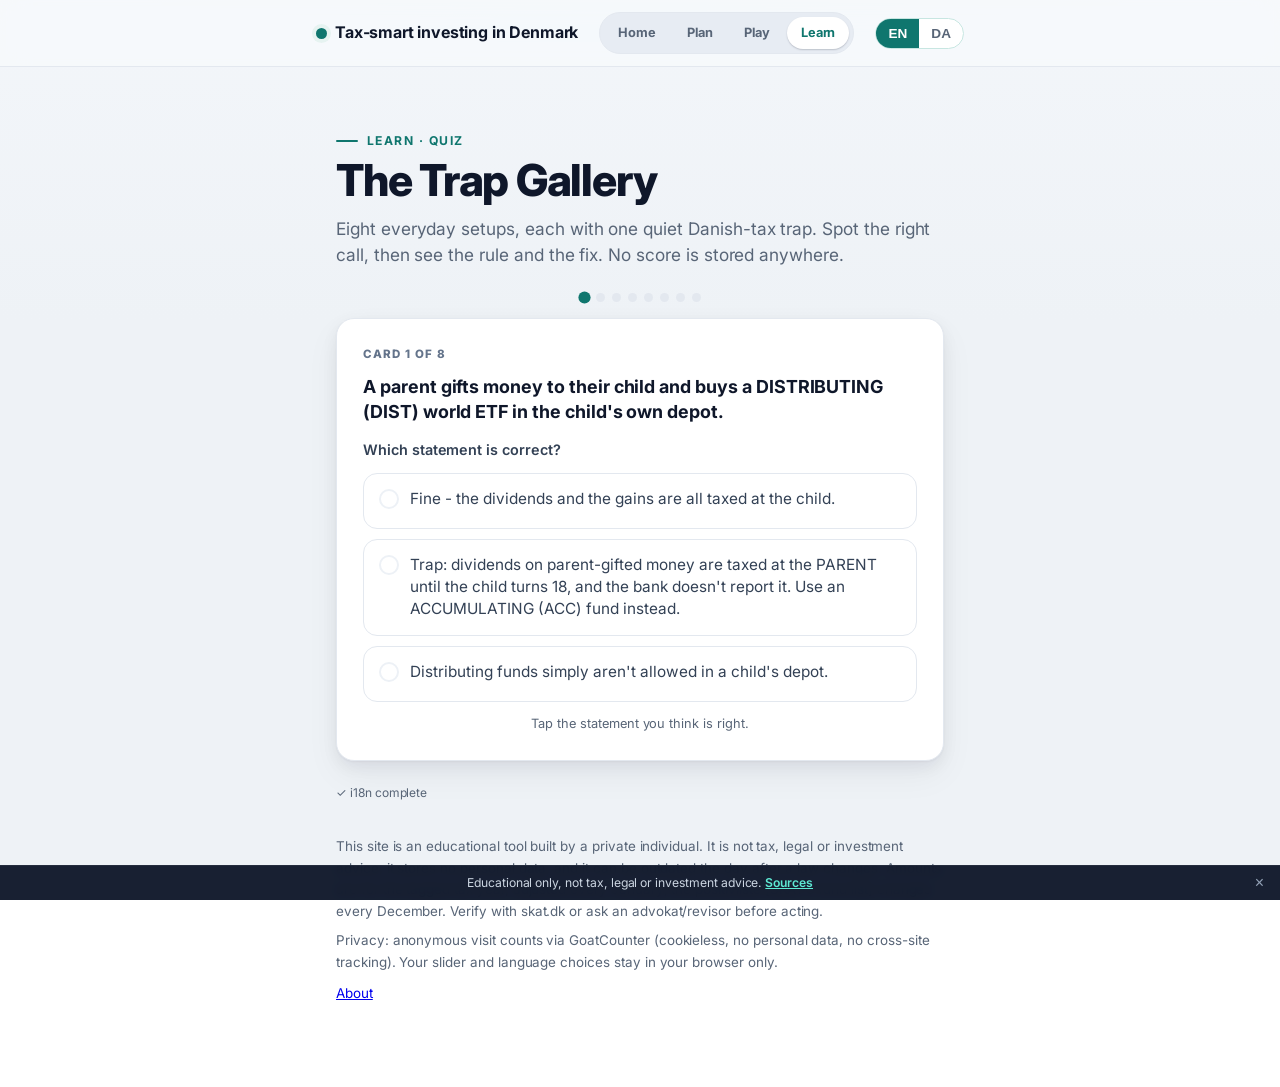
<file: quiz.html>
<!DOCTYPE html>
<html lang="en">
<head>
<meta charset="UTF-8">
<meta name="viewport" content="width=device-width, initial-scale=1.0, viewport-fit=cover">
<meta name="google-site-verification" content="POEGT4Xgr1Z1dqoTiFgU0qpSLAWRngIMXFTod5jhnN0">
<title>The Trap Gallery: spot the Danish investment-tax mistakes - Tax-smart investing in Denmark</title>
<meta name="description" content="A short, interactive quiz through the most common Danish investment-tax traps: distributing funds in a child's depot, on-list funds and the frikort, ASK eligibility, gifts and gavebreve, lager and stop-losses. Educational only, not advice.">
<meta name="theme-color" content="#EEF2F6">
<link rel="icon" href="data:image/svg+xml,<svg xmlns='http://www.w3.org/2000/svg' viewBox='0 0 100 100'><circle cx='50' cy='50' r='46' fill='%230F766E'/><text x='50' y='66' font-size='44' text-anchor='middle' fill='white' font-family='Arial' font-weight='bold'>kr</text></svg>">
<link rel="preconnect" href="https://fonts.googleapis.com">
<link rel="preconnect" href="https://fonts.gstatic.com" crossorigin>
<link rel="stylesheet" href="https://fonts.googleapis.com/css2?family=Inter:wght@400;500;600;700;800;900&display=swap">
<!-- P0.3 social / SEO meta. If the repo/Pages URL differs, update these absolute URLs + og-image path. -->
<link rel="canonical" href="https://taxsmart-invest-denmark.vercel.app/quiz.html">
<meta property="og:type" content="website">
<meta property="og:site_name" content="Tax-smart investing in Denmark">
<meta property="og:title" content="The Trap Gallery: spot the Danish investment-tax mistakes">
<meta property="og:description" content="Eight everyday setups, each with one quiet Danish-tax trap. Spot the right call, then see the rule and the fix. Free, no login. Educational, not advice.">
<meta property="og:url" content="https://taxsmart-invest-denmark.vercel.app/quiz.html">
<meta property="og:image" content="https://taxsmart-invest-denmark.vercel.app/og-image.png">
<meta property="og:image:width" content="1200">
<meta property="og:image:height" content="630">
<meta property="og:locale" content="en">
<meta property="og:locale:alternate" content="da">
<meta name="twitter:card" content="summary_large_image">
<meta name="twitter:title" content="The Trap Gallery: spot the Danish investment-tax mistakes">
<meta name="twitter:description" content="Eight everyday setups, each with one quiet Danish-tax trap. Free, no login. Educational, not advice.">
<meta name="twitter:image" content="https://taxsmart-invest-denmark.vercel.app/og-image.png">
<script type="application/ld+json">{"@context":"https://schema.org","@type":"Quiz","name":"The Trap Gallery","url":"https://taxsmart-invest-denmark.vercel.app/quiz.html","inLanguage":["en","da"],"isAccessibleForFree":true,"about":"Danish retail investment taxation","description":"An interactive quiz on common Danish investment-tax mistakes. Educational, not advice."}</script>
<style>
  /* Page-specific design tokens (the ONE site-wide cool palette). Shared chrome lives in
     css/styles.css, linked LAST. */
  :root{
    --bg:#EEF2F6; --card:#FFFFFF;
    --ink:#0F172A; --ink-2:#334155; --muted:#586577; --muted-2:#64748B;
    --line:#E3E8EF; --line-soft:#EDF1F6; --sunken:#F2F5F9;
    --accent:#0F766E; --accent-strong:#0B5D56; --accent-ink:#0B5D56;
    --accent-soft:#E6F3F1; --accent-line:#C7E6E1;
    --success:#15803D; --success-soft:#ECFDF5; --success-line:#A7F3D0; --success-ink:#166534;
    --warn:#B45309; --warn-soft:#FFFBEB; --warn-line:#FCE3A6; --warn-ink:#8A4B08;
    --danger:#DC2626; --danger-soft:#FEF2F2; --danger-line:#FBD0D0; --danger-ink:#9F1D1D;
    --radius:18px; --radius-sm:12px; --radius-lg:22px;
    --shadow-sm:0 1px 2px rgba(15,23,42,.05);
    --shadow:0 1px 2px rgba(15,23,42,.04), 0 6px 16px rgba(15,23,42,.06), 0 14px 34px rgba(15,23,42,.05);
    --shadow-lg:0 2px 4px rgba(15,23,42,.05), 0 14px 30px rgba(15,23,42,.10), 0 30px 64px rgba(15,23,42,.10);
    --space-sec:64px;
    --ease:cubic-bezier(.4,0,.2,1);
  }
  .site-inner{display:flex;align-items:center;justify-content:space-between;padding:12px 16px;max-width:680px;margin:0 auto;gap:8px}
  .brand{display:flex;align-items:center;gap:8px;font-weight:700;font-size:1rem;white-space:nowrap}
  .brand .dot{width:11px;height:11px;border-radius:50%}
  .lang-toggle button{border:0;background:transparent;color:var(--accent);font-weight:700;font-size:.85rem;padding:7px 12px;cursor:pointer;min-width:42px}
  body{
    font-family:'Inter',-apple-system,BlinkMacSystemFont,"Segoe UI",Roboto,"Helvetica Neue",Arial,sans-serif;
    background:
      radial-gradient(1200px 480px at 50% -260px, rgba(15,118,110,.07), transparent 70%),
      linear-gradient(180deg,#F3F6FA 0%, #EEF2F6 320px) fixed;
    color:var(--ink); line-height:1.6; letter-spacing:-.003em; padding-bottom:64px;
    -webkit-font-smoothing:antialiased; -moz-osx-font-smoothing:grayscale; text-rendering:optimizeLegibility;
  }
  .wrap{max-width:640px;margin:0 auto;padding:0 16px}
  .kicker{display:inline-flex;align-items:center;gap:9px;color:var(--accent);font-weight:700;font-size:.76rem;letter-spacing:.12em;text-transform:uppercase;margin:var(--space-sec) 0 6px}
  .kicker::before{content:"";width:22px;height:2px;border-radius:2px;background:var(--accent);display:inline-block}
  h1{font-size:clamp(2.1rem,6vw,2.75rem);font-weight:800;line-height:1.06;letter-spacing:-.028em;color:var(--ink);margin:0 0 12px}
  .lead{color:var(--muted);font-size:1.08rem;line-height:1.55;max-width:36em;margin:0 0 24px}
  .testbadge{font-size:.75rem;color:var(--muted);margin-top:22px}
  .testbadge.fail{color:var(--danger);font-weight:700}

  /* ---------- progress dots ---------- */
  .quiz-dots{display:flex;gap:7px;justify-content:center;margin:0 0 16px}
  .qdot{width:9px;height:9px;border-radius:50%;background:var(--line);transition:background .2s var(--ease),transform .2s var(--ease)}
  .qdot.done{background:var(--accent-line)}
  .qdot.current{background:var(--accent);transform:scale(1.35)}

  /* ---------- quiz card ---------- */
  .quiz-card{background:var(--card);border:1px solid var(--line);border-radius:var(--radius);box-shadow:var(--shadow);padding:20px}
  @media(min-width:560px){.quiz-card{padding:26px}}
  .qcount{font-size:.72rem;font-weight:800;letter-spacing:.09em;text-transform:uppercase;color:var(--muted-2);margin:0 0 10px}
  .qscenario{font-size:1.12rem;font-weight:700;line-height:1.4;color:var(--ink);margin:0 0 14px;text-wrap:pretty}
  .qask{font-size:.9rem;font-weight:600;color:var(--ink-2);margin:0 0 12px}
  .qopts{display:flex;flex-direction:column;gap:10px}
  .qopt{display:flex;align-items:flex-start;gap:11px;width:100%;text-align:left;background:#fff;border:1.5px solid var(--line);border-radius:14px;padding:14px 15px;font:inherit;font-size:.96rem;line-height:1.45;color:var(--ink-2);cursor:pointer;min-height:56px;transition:border-color .16s var(--ease),background .16s var(--ease),box-shadow .16s var(--ease),transform .12s var(--ease)}
  .qopt:hover{border-color:var(--accent-line);background:#FAFDFC}
  .qopt:active{transform:scale(.99)}
  .qopt:focus-visible{outline:2.5px solid var(--accent);outline-offset:2px}
  .qopt .qmark{flex:none;width:20px;height:20px;border-radius:50%;border:2px solid var(--line-soft);margin-top:1px;position:relative;transition:border-color .16s var(--ease),background .16s var(--ease)}
  .qopt .qtx{flex:1}
  .qopt[disabled]{cursor:default}
  .qopt.correct{border-color:var(--success-line);background:var(--success-soft);color:var(--success-ink)}
  .qopt.correct .qmark{border-color:var(--success);background:var(--success)}
  .qopt.correct .qmark::after{content:"";position:absolute;left:6px;top:2px;width:5px;height:10px;border:solid #fff;border-width:0 2px 2px 0;transform:rotate(45deg)}
  .qopt.wrong{border-color:var(--danger-line);background:var(--danger-soft);color:var(--danger-ink)}
  .qopt.wrong .qmark{border-color:var(--danger);background:var(--danger)}
  .qopt.wrong .qmark::after{content:"";position:absolute;left:5px;top:4px;width:9px;height:9px;background:linear-gradient(45deg,transparent 43%,#fff 43% 57%,transparent 57%),linear-gradient(-45deg,transparent 43%,#fff 43% 57%,transparent 57%)}
  .qopt.dim{opacity:.5}
  .qhint{font-size:.8rem;color:var(--muted);text-align:center;margin:12px 0 0}

  /* ---------- reveal ---------- */
  .qreveal{margin-top:16px;border-radius:14px;padding:14px 16px;border:1px solid;border-left-width:4px}
  .qreveal.ok{background:var(--success-soft);border-color:var(--success-line);border-left-color:var(--success)}
  .qreveal.no{background:var(--warn-soft);border-color:var(--warn-line);border-left-color:var(--warn)}
  .qverdict{font-weight:800;font-size:1rem;margin-bottom:5px}
  .qreveal.ok .qverdict{color:var(--success-ink)}
  .qreveal.no .qverdict{color:var(--warn-ink)}
  .qexpl{font-size:.92rem;line-height:1.6;color:var(--ink-2);margin:0 0 10px}
  .qlink{font-weight:700;font-size:.9rem;color:var(--accent);text-decoration:none}
  .qlink:hover{text-decoration:underline}

  /* ---------- nav / buttons ---------- */
  .qnav{margin-top:16px;display:flex;justify-content:flex-end}
  .qnav-wrap{flex-wrap:wrap;gap:10px;justify-content:center}
  .qbtn{font:inherit;font-weight:700;font-size:.95rem;padding:13px 22px;border:0;border-radius:12px;background:var(--accent);color:#fff;cursor:pointer;min-height:48px;transition:background .16s var(--ease),box-shadow .16s var(--ease)}
  .qbtn:hover{background:var(--accent-strong)}
  .qbtn:focus-visible{outline:2.5px solid var(--accent);outline-offset:2px}
  .qbtn.ghost{background:transparent;color:var(--accent);border:1.5px solid var(--accent-line)}
  .qbtn.ghost:hover{background:var(--accent-soft)}

  /* ---------- result ---------- */
  .qresult{text-align:center}
  .qscore{font-size:2rem;font-weight:900;letter-spacing:-.02em;color:var(--accent);margin:6px 0 4px;font-variant-numeric:tabular-nums}
  .qmsg{font-size:1rem;color:var(--ink-2);margin:0 0 18px;line-height:1.5}
  .qshared{font-size:.82rem;color:var(--success-ink);min-height:1.2em;margin:10px 0 0}
  .qplan{display:inline-block;margin-top:14px;font-weight:700;font-size:.92rem;color:var(--accent);text-decoration:none}
  .qplan:hover{text-decoration:underline}
</style>
<!-- Shared site-shell chrome. Linked LAST so the cascade order is preserved exactly. -->
<link rel="stylesheet" href="css/styles.css?v=10">
<!-- Shared header/footer markup, single-sourced in js/shell.js. Loaded synchronously so the placeholders below inject during parse (no layout shift / FOUC). -->
<script src="js/shell.js?v=10"></script>
</head>
<body data-page="learn">
<div id="site-header"></div><script>Shell.header()</script>

<main class="wrap" id="main" tabindex="-1" role="main">
  <p class="kicker" data-i18n="quizKicker">Learn · Quiz</p>
  <h1 data-i18n="quizH1">The Trap Gallery</h1>
  <p class="lead" data-i18n="quizLead">Eight everyday setups, each with one quiet Danish-tax trap. Spot the right call, then see the rule and the fix. No score is stored anywhere.</p>

  <div class="quiz-dots" id="quiz-dots" role="img"></div>
  <div class="quiz-card" id="quiz-card"><!-- rendered by js/article-quiz.js --></div>

  <p class="testbadge" id="testbadge" role="status" aria-live="polite"></p>
</main>

<div id="site-footer"></div><script>Shell.footer()</script>

<!-- No tax numbers on this page; it loads only the shell + i18n + the quiz controller. -->
<script src="js/i18n.js?v=10"></script>
<script src="js/article-quiz.js?v=10"></script>
<script data-goatcounter="https://ashu1309p.goatcounter.com/count" async src="//gc.zgo.at/count.js"></script>
</body>
</html>
</file>
<file: css/styles.css>
/* ============================================================
   SHARED SITE SHELL STYLES
   ------------------------------------------------------------
   Chrome that is byte-identical across index.html, play.html and
   learn.html: the sticky top bar (brand + tabs + language toggle),
   the footer / sticky disclaimer, the context pill, skip link,
   shared focus/motion rules and a few primitives.

   This file is intentionally LINKED LAST on each page (after that
   page's own inline <style>), so the original cascade order is
   preserved exactly: these rules sat at/after the equivalent inline
   rules before extraction, and CSS custom properties (defined in
   each page's inline :root layers) resolve at computed-value time,
   so the page-specific design tokens still apply here.

   Page-specific rules and the few drifted base rules (e.g. .brand
   font-size, .lang-toggle button padding, .site-inner gap, h1 sizes)
   deliberately stay in each page's inline <style>. See README.
   Introduce no new colors/fonts/sizes here: tokens come from the
   pages' :root layers via var().
   ============================================================ */

/* ---------- primitives ---------- */
*{box-sizing:border-box;margin:0;padding:0}
html{scroll-behavior:smooth}
html{ color-scheme:light }

/* ---------- top bar: base ---------- */
header.site{position:sticky;top:0;z-index:40;background:rgba(248,250,252,.92);backdrop-filter:blur(8px);border-bottom:1px solid var(--line)}
.tabs{display:flex;background:#E7ECF3;border-radius:999px;padding:3px;gap:2px}
.tabs .tab{padding:6px 14px;border-radius:999px;font-size:.8rem;font-weight:700;color:var(--muted);text-decoration:none;white-space:nowrap}
.tabs .tab.active{background:var(--accent);color:#fff}
@media(max-width:600px){.site-inner{flex-wrap:wrap;row-gap:9px}.brand{flex-basis:100%;font-size:.95rem}}
.lang-toggle{display:flex;border:1.5px solid var(--accent);border-radius:999px;overflow:hidden}
.lang-toggle button.active{background:var(--accent);color:#fff}

/* ---------- footer + sticky disclaimer: base ---------- */
footer.big{margin:34px 0 18px;font-size:.84rem;color:var(--muted)}
.stickybar{position:fixed;left:0;right:0;bottom:0;z-index:50;background:#0F172A;color:#CBD5E1;font-size:.76rem;line-height:1.35;padding:9px 14px;text-align:center}
.stickybar a{color:#5EEAD4}

/* ---------- focus + sticky bar a11y + reduced motion (v1) ---------- */
:focus-visible{ outline:2.5px solid var(--accent); outline-offset:2px; border-radius:6px }
input[type=range]:focus-visible{ outline-offset:4px }
.stickybar{ padding-bottom:calc(9px + env(safe-area-inset-bottom)) }
.stickybar .sb-x{ position:absolute; right:8px; top:50%; transform:translateY(-50%); background:transparent; border:0; color:#9FB7B2; font-size:1rem; cursor:pointer; padding:4px 8px; line-height:1 }
@media(prefers-reduced-motion:reduce){ *{ transition-duration:.001ms!important; animation-duration:.001ms!important } html{ scroll-behavior:auto } }

/* ---------- top bar: v2 glass ---------- */
header.site{ background:rgba(248,250,252,.78); backdrop-filter:saturate(180%) blur(14px); -webkit-backdrop-filter:saturate(180%) blur(14px); border-bottom:1px solid var(--line) }
.brand{ color:var(--ink); letter-spacing:-.01em }
.brand .dot{ width:11px; height:11px; background:var(--accent); box-shadow:0 0 0 4px var(--accent-soft) }
.tabs{ background:#E7ECF3; padding:4px; gap:3px; border:1px solid var(--line) }
.tabs .tab{ color:var(--muted); border-radius:999px }
.tabs .tab.active{ background:#fff; color:var(--accent); box-shadow:0 1px 2px rgba(15,23,42,.14),0 1px 1px rgba(15,23,42,.06) }
.lang-toggle{ border-color:var(--accent-line); background:#fff; overflow:hidden }
.lang-toggle button{ color:var(--muted) }
.lang-toggle button.active{ background:var(--accent); color:#fff }

/* ---------- sources / footer / sticky: v2 ---------- */
.sources a{ color:var(--accent); font-weight:600 }
.verified,.testbadge{ color:var(--muted) }
.testbadge.fail{ color:var(--danger) }
.stickybar{ background:rgba(15,23,42,.96); color:#CBD5E1; backdrop-filter:blur(6px); border-top:1px solid rgba(255,255,255,.06) }
.stickybar a{ color:#5EEAD4; font-weight:600 }
.stickybar .sb-x{ color:#94A3B8 }

/* ---------- focus / motion: v2 ---------- */
:focus-visible{ outline:2.5px solid var(--accent); outline-offset:2px; border-radius:6px }
@media(prefers-reduced-motion:reduce){ *{ transition-duration:.001ms!important; animation-duration:.001ms!important } html{ scroll-behavior:auto } }

/* ---------- cause-and-effect flash (v3) ---------- */
@keyframes flashUpdate{ 0%{ background-color:var(--accent-soft) } 100%{ background-color:transparent } }
.flash-update{ animation:flashUpdate .8s var(--ease); border-radius:6px; box-decoration-break:clone; -webkit-box-decoration-break:clone }
.ti{ width:18px; height:18px; flex:none; display:inline-block; vertical-align:-3px }

/* ---------- sticky context pill (v3) ---------- */
.ctx-pill{
  position:fixed; top:64px; left:50%; transform:translate(-50%,-12px); z-index:60;
  display:flex; align-items:center; max-width:calc(100vw - 24px); white-space:nowrap;
  background:rgba(255,255,255,.82); backdrop-filter:saturate(180%) blur(12px); -webkit-backdrop-filter:saturate(180%) blur(12px);
  border:1px solid var(--line); box-shadow:var(--shadow); border-radius:999px;
  padding:8px 16px; font-size:.82rem; font-weight:700; color:var(--ink);
  overflow:hidden; text-overflow:ellipsis;
  opacity:0; pointer-events:none; transition:opacity .25s var(--ease), transform .25s var(--ease);
}
.ctx-pill.show{ opacity:1; transform:translate(-50%,0); pointer-events:auto }
.ctx-pill b{ color:var(--accent); font-variant-numeric:tabular-nums }
.ctx-pill .sep{ color:var(--muted-2); margin:0 9px; font-weight:400 }
@media(max-width:600px){ .ctx-pill{ top:96px } }

/* ---------- nav polish: auto-hiding header, clickable pill, home brand (v4) ---------- */
/* ROOT CAUSE of "header never comes back on scroll-up": the shared header is injected
   into a <div id="site-header"> wrapper. header.site is position:sticky, but a sticky
   element can only stick WITHIN its parent's box, and that wrapper is only as tall as the
   header itself. So once you scroll past the header, the wrapper leaves the viewport and
   the "sticky" header scrolls away with it - it could only reappear at the very top, which
   is exactly the reported symptom (and it broke when the inline header moved into the
   shell). display:contents removes the wrapper's box so <header> participates in the body's
   layout again and sticks to the viewport for the whole page, as it did before the refactor.
   With sticky restored, the plain transform slide below reveals reliably in every browser. */
#site-header{ display:contents }
header.site{ transition:transform .28s var(--ease); will-change:transform }
header.site.header-hidden{ transform:translateY(-100%) }
.ctx-pill{ cursor:pointer; transition:opacity .25s var(--ease), transform .2s var(--ease), top .28s var(--ease) }
.ctx-pill .ctx-up{ color:var(--accent); font-weight:800; margin-right:7px; display:inline-block }
.ctx-pill.lifted{ top:12px }
@media(max-width:600px){ .ctx-pill.lifted{ top:12px } }
.ctx-pill.show:hover{ transform:translate(-50%,-1px) scale(1.02); box-shadow:var(--shadow-lg) }
.ctx-pill.show:active{ transform:translate(-50%,0) scale(.98) }
.brand{ text-decoration:none; color:var(--ink) }
.brand:hover{ opacity:.92 }
.brand .dot{ transition:transform .18s var(--ease) }
.brand:hover .dot,.brand:focus-visible .dot{ transform:scale(1.2) }

/* ---------- skip link + a11y primitives (v4) ---------- */
.skip-link{ position:absolute; left:-9999px; top:0; z-index:200; background:var(--accent); color:#fff; padding:10px 16px; border-radius:0 0 10px 0; font-weight:700; text-decoration:none }
.skip-link:focus,.skip-link:focus-visible{ left:0 }
#main:focus{ outline:none }
.visually-hidden{ position:absolute; width:1px; height:1px; padding:0; margin:-1px; overflow:hidden; clip:rect(0 0 0 0); white-space:nowrap; border:0 }

/* ============================================================
   LEARN: long-form article + library landing
   ------------------------------------------------------------
   Used only by learn.html and the flat learn-*.html article pages
   (data-page="learn"). All selectors are namespaced (.article / .art-*
   / .lib-*) so nothing here can touch the Plan/Play tool layouts.
   Colors/fonts/spacing all come from the page :root tokens via var();
   no new palette is introduced.
   ============================================================ */

/* ---- library landing (learn.html) ---- */
.lib-grid{ display:grid; gap:14px; grid-template-columns:1fr; margin:22px 0 8px }
@media(min-width:620px){ .lib-grid{ grid-template-columns:1fr 1fr } }
.lib-card{ display:flex; flex-direction:column; gap:8px; background:var(--card); border:1px solid var(--line); border-radius:var(--radius); box-shadow:var(--shadow-sm); padding:18px 18px 20px; position:relative }
a.lib-card{ text-decoration:none; color:inherit; transition:transform .18s var(--ease), box-shadow .18s var(--ease), border-color .18s var(--ease) }
a.lib-card:hover{ transform:translateY(-2px); box-shadow:var(--shadow); border-color:var(--accent-line) }
.lib-card .lc-top{ display:flex; align-items:center; gap:8px; flex-wrap:wrap }
.lib-card .lc-tag{ font-size:.68rem; font-weight:800; letter-spacing:.08em; text-transform:uppercase; color:var(--accent-ink); background:var(--accent-soft); border:1px solid var(--accent-line); border-radius:999px; padding:2px 9px }
.lib-card .lc-tag.quiz{ color:#5b3da8; background:#efeafc; border-color:#ddd0f5 }
.lib-card h2{ font-size:1.12rem; font-weight:800; letter-spacing:-.01em; color:var(--ink); margin:2px 0 0; line-height:1.25 }
.lib-card .lc-desc{ font-size:.92rem; color:var(--muted); line-height:1.5 }
.lib-card .lc-go{ margin-top:auto; font-size:.86rem; font-weight:700; color:var(--accent) }

/* ---- article body (learn-*.html) ---- */
.article{ max-width:68ch; margin:0 auto }
.article .art-lead{ color:var(--ink-2); font-size:1.14rem; line-height:1.6; margin:0 0 6px; max-width:40em }
.article .art-verified{ display:inline-flex; align-items:center; gap:8px; font-size:.78rem; color:var(--muted); margin:10px 0 4px }
.art-yeartag{ background:var(--accent-soft); color:var(--accent-ink); border:1px solid var(--accent-line); font-weight:700; padding:1px 8px; border-radius:7px; font-variant-numeric:tabular-nums; white-space:nowrap }
.article h2{ font-size:1.4rem; font-weight:800; letter-spacing:-.015em; color:var(--ink); line-height:1.2; margin:1.7em 0 .45em }
.article h2:first-of-type{ margin-top:1.1em }
.article h3{ font-size:1.08rem; font-weight:700; color:var(--ink); margin:1.3em 0 .35em }
.article p{ color:var(--ink-2); font-size:1.02rem; line-height:1.72; margin:0 0 1.05em }
.article ul,.article ol{ margin:0 0 1.05em; padding-left:1.35em }
.article li{ color:var(--ink-2); font-size:1.02rem; line-height:1.65; margin:.4em 0 }
.article a{ color:var(--accent); font-weight:600; text-decoration:underline; text-underline-offset:2px; text-decoration-thickness:1px }
.article a:hover{ color:var(--accent-strong) }
.article strong,.article b{ color:var(--ink); font-weight:700 }

/* boxed note inside an article (semantic tints reuse page tokens) */
.art-note{ border-radius:var(--radius-sm); padding:14px 16px; margin:1.1em 0; font-size:.97rem; line-height:1.6 }
.art-note.on{ background:var(--success-soft); border:1px solid var(--success-line); border-left:4px solid var(--success) }
.art-note.off{ background:var(--warn-soft); border:1px solid var(--warn-line); border-left:4px solid var(--warn) }
.art-note .nt{ font-weight:700; display:block; margin-bottom:2px }
.art-note.on .nt{ color:var(--success-ink) }
.art-note.off .nt{ color:var(--warn-ink) }

/* key takeaways */
.takeaways{ background:var(--accent-soft); border:1px solid var(--accent-line); border-radius:var(--radius); padding:18px 20px; margin:1.6em 0 }
.takeaways h2{ margin:0 0 6px; font-size:1.12rem; color:var(--accent-ink) }
.takeaways ul{ margin:0; padding-left:1.2em }
.takeaways li{ color:var(--ink-2); margin:.35em 0 }

/* cross-links into the tools */
.art-cta{ display:flex; flex-wrap:wrap; gap:10px; margin:1.3em 0 }
.art-cta a{ display:inline-flex; align-items:center; gap:7px; text-decoration:none; font-weight:700; font-size:.92rem; padding:11px 16px; border-radius:999px; border:1px solid var(--accent-line); background:var(--card); color:var(--accent) }
.art-cta a.primary{ background:var(--accent); color:#fff; border-color:var(--accent) }
.art-cta a:hover{ box-shadow:var(--shadow-sm) }

/* article footer: disclaimer + back to learn */
.art-foot{ margin:2em 0 0; padding-top:16px; border-top:1px solid var(--line); font-size:.86rem; color:var(--muted); line-height:1.6 }
.art-foot .back{ display:inline-block; margin-top:10px; font-weight:700; color:var(--accent); text-decoration:none }

/* comparison table inside an article (horizontal scroll on small screens) */
.art-table-wrap{ overflow-x:auto; margin:1.2em 0; -webkit-overflow-scrolling:touch }
.art-table{ width:100%; border-collapse:collapse; font-size:.92rem; min-width:520px }
.art-table th,.art-table td{ text-align:left; padding:10px 12px; border:1px solid var(--line); vertical-align:top; line-height:1.5; color:var(--ink-2) }
.art-table thead th{ background:var(--accent-soft); color:var(--accent-ink); font-weight:800 }
.art-table thead th:first-child{ background:var(--sunken); color:var(--muted) }
.art-table th[scope=row]{ background:var(--sunken); color:var(--ink); font-weight:700; white-space:nowrap }
</file>
